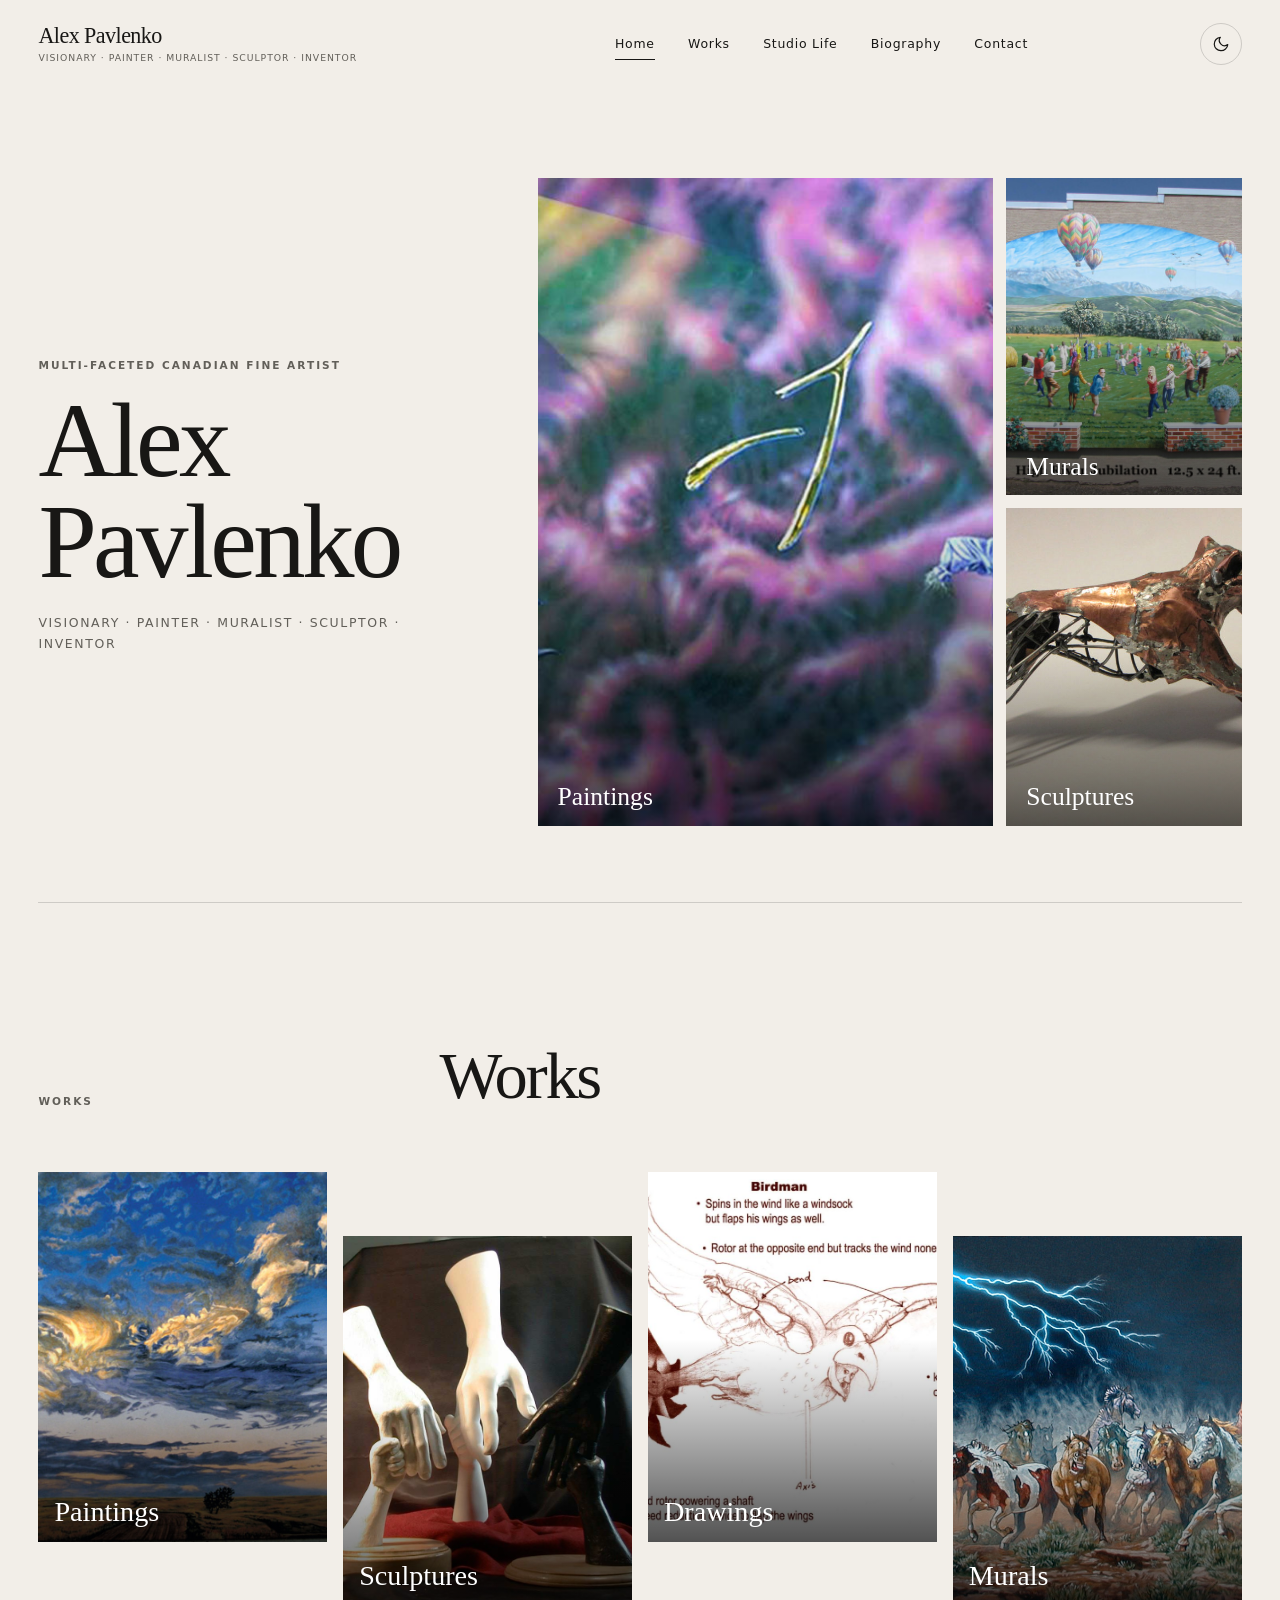
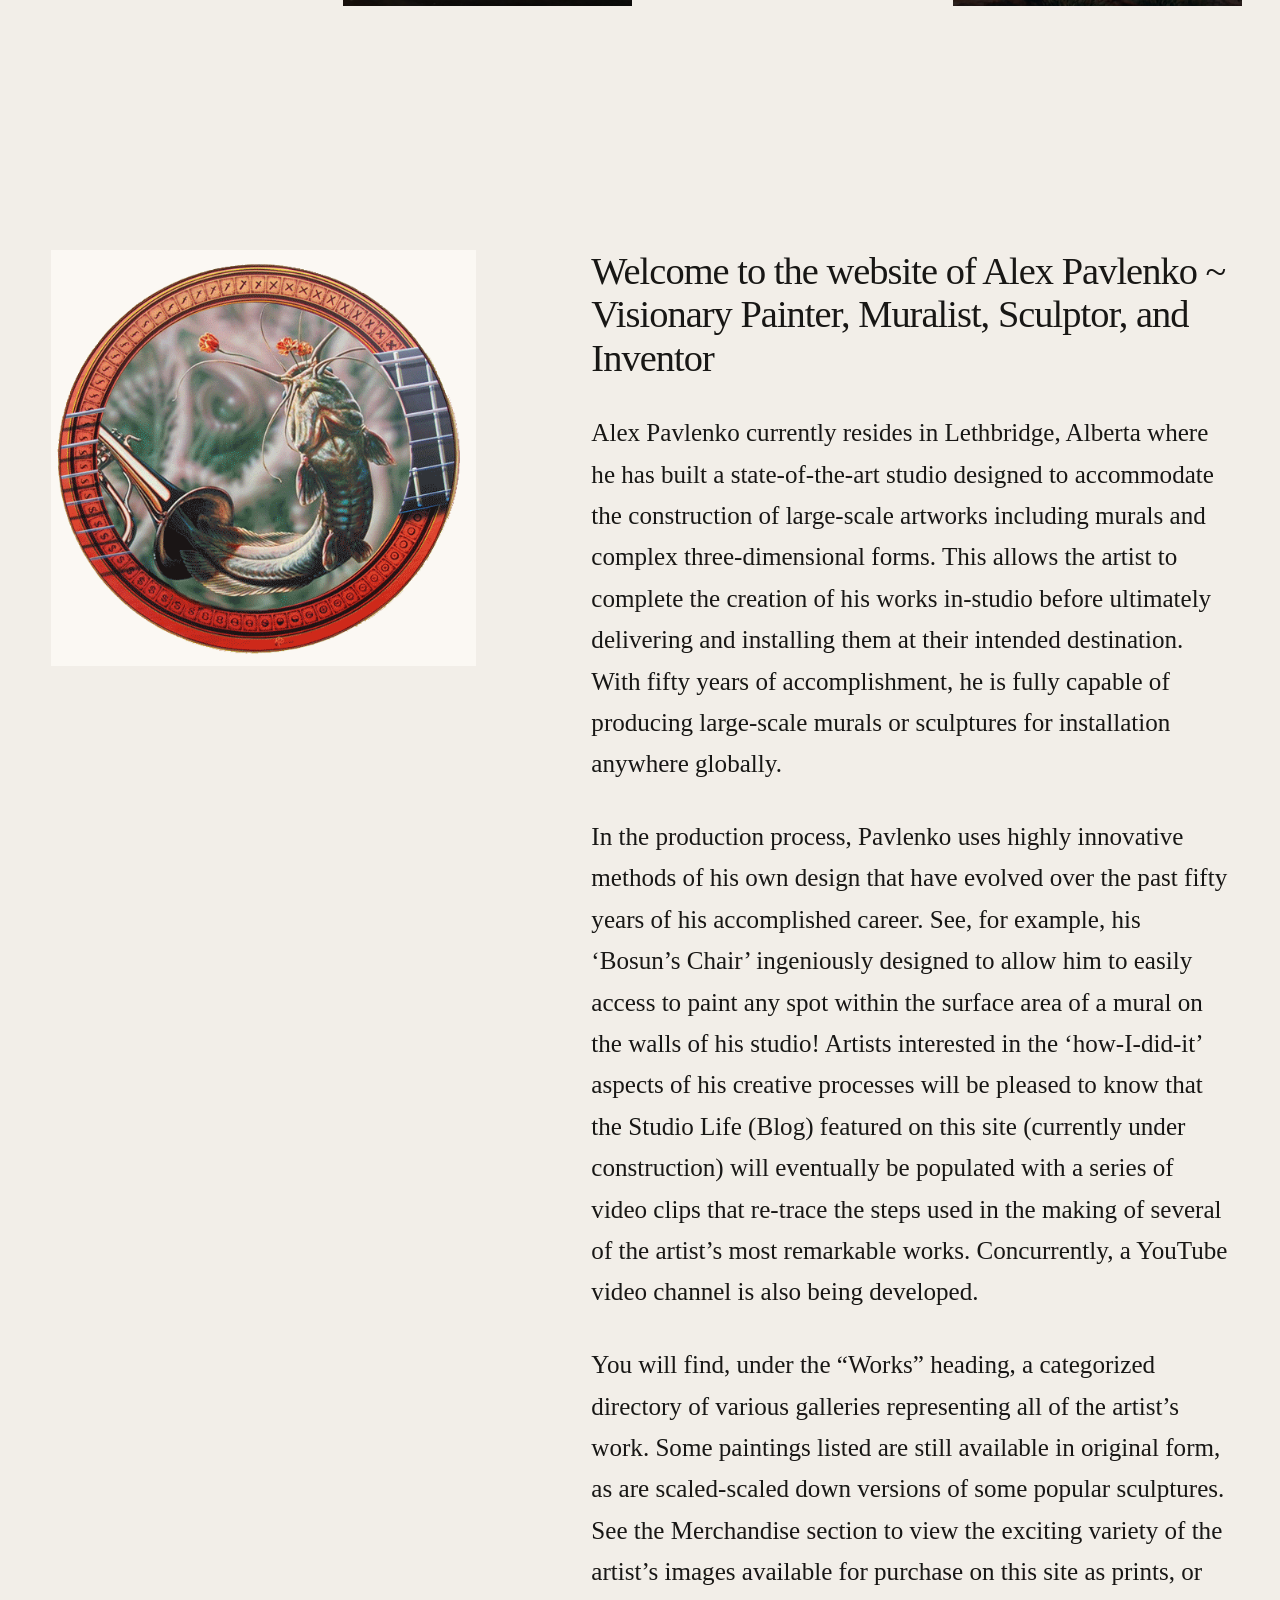
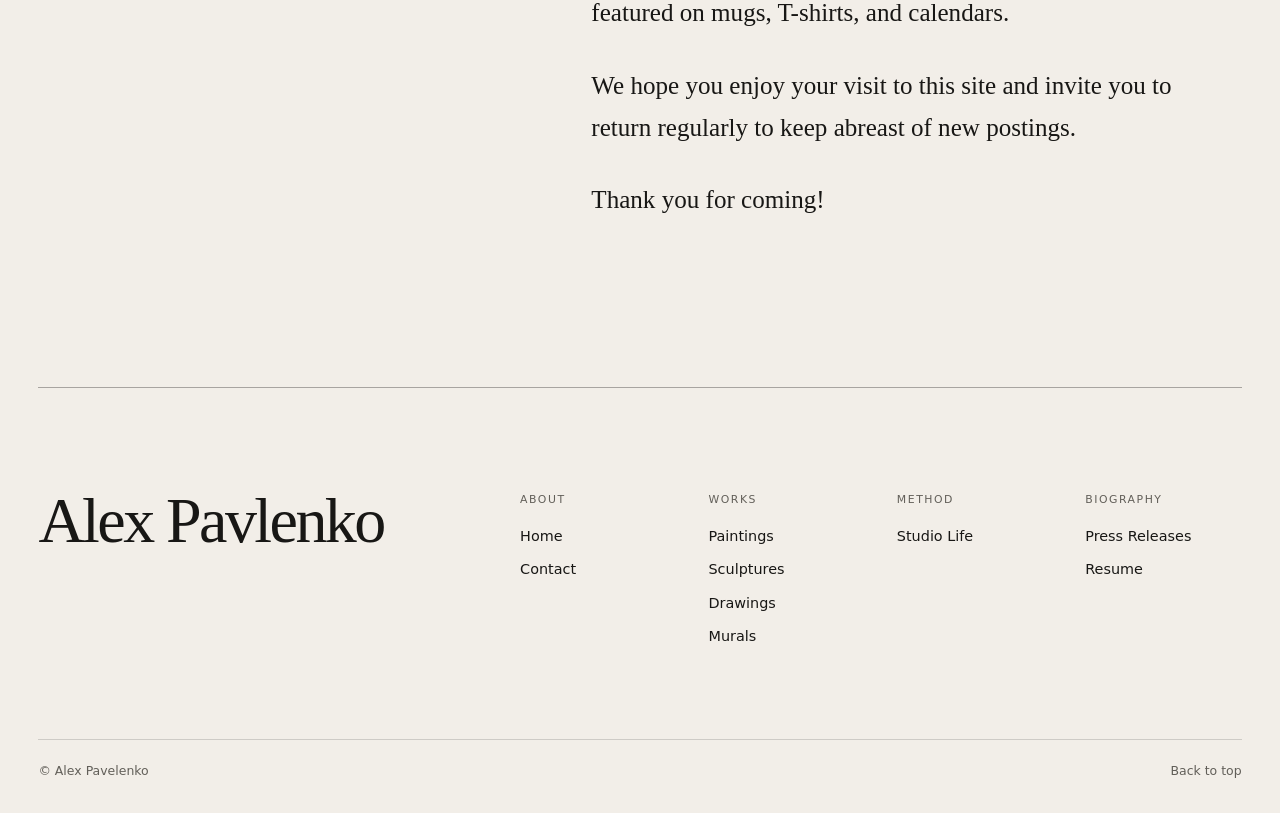
<file: index.html>
<!doctype html>
<html lang="en">
<head>
  <meta charset="utf-8">
  <meta name="viewport" content="width=device-width, initial-scale=1">
  <meta name="color-scheme" content="light dark">
  <title>Home - Alex Pavlenko Visionary Painter, Muralist, Sculptor, and Inventor</title>
  <meta name="description" content="Welcome to the website of Alex Pavlenko ~ Visionary Painter, Muralist, Sculptor, and Inventor">
  <meta name="robots" content="index, follow, max-image-preview:large">
  <link rel="canonical" href="https://alex.pavlenko.ca/">
  <meta property="og:type" content="website">
  <meta property="og:title" content="Home - Alex Pavlenko Visionary Painter, Muralist, Sculptor, and Inventor">
  <meta property="og:description" content="Welcome to the website of Alex Pavlenko ~ Visionary Painter, Muralist, Sculptor, and Inventor">
  <meta property="og:url" content="https://alex.pavlenko.ca/">
  <meta property="og:site_name" content="Alex Pavlenko">
  <meta property="og:image" content="https://alex.pavlenko.ca/paintings/Sunny-Side-Up-Amen-1-1024x678.jpg">
  <meta name="twitter:card" content="summary_large_image">
  <link rel="icon" href="/favicon.ico" sizes="any">
  <link rel="icon" href="/favicon-32x32.png" type="image/png">
  <link rel="apple-touch-icon" href="/apple-touch-icon.png">
  <link rel="manifest" href="/site.webmanifest">
  <link rel="stylesheet" href="/assets/css/site.css">
  <script src="/assets/js/theme-init.js"></script>
  <script src="/assets/js/site.js" defer></script>
</head>
<body class="home-page">
<header class="site-header" data-header>
  <a class="skip-link" href="#main">Skip to content</a>
  <div class="site-header__inner">
    <a class="brand" href="/" aria-label="Alex Pavlenko home">
      <span class="brand__name">Alex Pavlenko</span>
      <span class="brand__tagline">Visionary · Painter · Muralist · Sculptor · Inventor</span>
    </a>
    <nav class="desktop-nav" aria-label="Primary navigation">
      <a href="/" aria-current="page">Home</a>
      <div class="nav-group">
        <button type="button" class="nav-group__toggle" aria-expanded="false">Works</button>
        <div class="nav-popover">
          <a href="/works/paintings/">Paintings</a>
          <a href="/works/sculptures/">Sculptures</a>
          <a href="/works/drawings/">Drawings</a>
          <a href="/works/murals/">Murals</a>
        </div>
      </div>
      <a href="/studio-life-blog/">Studio Life</a>
      <div class="nav-group">
        <button type="button" class="nav-group__toggle" aria-expanded="false">Biography</button>
        <div class="nav-popover">
          <a href="/biography/press-releases/">Press Releases</a>
          <a href="/biography/resume/">Resume</a>
        </div>
      </div>
      <a href="/contact/">Contact</a>
    </nav>
    <div class="header-actions">
      <button class="icon-button theme-toggle" type="button" data-theme-toggle aria-label="Switch color theme">
        <svg class="icon icon--sun" viewBox="0 0 24 24" aria-hidden="true"><circle cx="12" cy="12" r="4"/><path d="M12 2v2M12 20v2M4.93 4.93l1.42 1.42M17.66 17.66l1.41 1.41M2 12h2M20 12h2M4.93 19.07l1.42-1.41M17.66 6.34l1.41-1.41"/></svg>
        <svg class="icon icon--moon" viewBox="0 0 24 24" aria-hidden="true"><path d="M21 12.79A9 9 0 1 1 11.21 3 7 7 0 0 0 21 12.79Z"/></svg>
      </button>
      <button class="icon-button menu-toggle" type="button" data-menu-toggle aria-expanded="false" aria-controls="mobile-menu" aria-label="Open menu"><span></span><span></span></button>
    </div>
  </div>
  <div class="mobile-menu" id="mobile-menu" data-mobile-menu>
    <nav aria-label="Mobile navigation">
      <a href="/">Home</a>
      <div class="mobile-menu__group"><span>Works</span><a href="/works/paintings/">Paintings</a><a href="/works/sculptures/">Sculptures</a><a href="/works/drawings/">Drawings</a><a href="/works/murals/">Murals</a></div>
      <a href="/studio-life-blog/">Studio Life</a>
      <div class="mobile-menu__group"><span>Biography</span><a href="/biography/press-releases/">Press Releases</a><a href="/biography/resume/">Resume</a></div>
      <a href="/contact/">Contact</a>
    </nav>
  </div>
</header>
<main id="main"><section class="home-hero">
  <div class="home-hero__copy" data-reveal>
    <span class="eyebrow">Multi-faceted Canadian Fine Artist</span>
    <h1>Alex<br>Pavlenko</h1>
    <p>Visionary · Painter · Muralist · Sculptor · Inventor</p>
  </div>
  <div class="home-hero__art" aria-label="Featured works">
    <a class="home-hero__tile home-hero__tile--primary" href="/works/paintings/"><img src="/paintings/Sunny-Side-Up-Amen-1-1024x678.jpg" alt="Sunny Side Up Amen" fetchpriority="high"><span>Paintings</span></a>
    <a class="home-hero__tile" href="/works/murals/"><img src="/murals/High-River-Jubilation-copy-1024x643.jpg" alt="High River Jubilation"><span>Murals</span></a>
    <a class="home-hero__tile" href="/works/sculptures/"><img src="/sculptures/wolf-statue-prototype-4-1024x576.jpg" alt="Wolf statue prototype"><span>Sculptures</span></a>
  </div>
</section>
<section class="works-index" data-reveal>
  <div class="works-index__heading"><span class="eyebrow">Works</span><h2>Works</h2></div>
  <div class="works-index__grid">
    <a href="/works/paintings/" class="work-category"><img src="/paintings/Prairie-Galore-155-x-122cm-1024x829.jpg" alt="Prairie Galore" loading="lazy"><span>Paintings</span></a>
    <a href="/works/sculptures/" class="work-category"><img src="/sculptures/Support.jpg" alt="Support sculpture" loading="lazy"><span>Sculptures</span></a>
    <a href="/works/drawings/" class="work-category"><img src="/drawings/birdman-1024x821.jpg" alt="Birdman drawing" loading="lazy"><span>Drawings</span></a>
    <a href="/works/murals/" class="work-category"><img src="/murals/stampede-1024x694.jpg" alt="Stampede mural" loading="lazy"><span>Murals</span></a>
  </div>
</section>
<section class="biography-feature" data-reveal>
  <div class="biography-feature__media"><img src="/Home-Page-Gif.gif" alt="Alex Pavlenko" loading="lazy"></div>
  <div class="biography-feature__copy"><p>Welcome to the website of Alex Pavlenko ~ Visionary Painter, Muralist, Sculptor, and Inventor</p><p>Alex Pavlenko currently resides in Lethbridge, Alberta where he has built a state-of-the-art studio designed to accommodate the construction of large-scale artworks including murals and complex three-dimensional forms. This allows the artist to complete the creation of his works in-studio before ultimately delivering and installing them at their intended destination. With fifty years of accomplishment, he is fully capable of producing large-scale murals or sculptures for installation anywhere globally.</p><p>In the production process, Pavlenko uses highly innovative methods of his own design that have evolved over the past fifty years of his accomplished career. See, for example, his ‘Bosun’s Chair’ ingeniously designed to allow him to easily access to paint any spot within the surface area of a mural on the walls of his studio! Artists interested in the ‘how-I-did-it’ aspects of his creative processes will be pleased to know that the Studio Life (Blog) featured on this site (currently under construction) will eventually be populated with a series of video clips that re-trace the steps used in the making of several of the artist’s most remarkable works. Concurrently, a YouTube video channel is also being developed.</p><p>You will find, under the “Works” heading, a categorized directory of various galleries representing all of the artist’s work. Some paintings listed are still available in original form, as are scaled-scaled down versions of some popular sculptures. See the Merchandise section to view the exciting variety of the artist’s images available for purchase on this site as prints, or featured on mugs, T-shirts, and calendars.</p><p>We hope you enjoy your visit to this site and invite you to return regularly to keep abreast of new postings.</p><p>Thank you for coming!</p></div>
</section></main>
<footer class="site-footer">
  <div class="site-footer__inner">
    <a class="footer-brand" href="/">Alex Pavlenko</a>
    <div class="footer-links">
      <div><span>About</span><a href="/">Home</a><a href="/contact/">Contact</a></div>
      <div><span>Works</span><a href="/works/paintings/">Paintings</a><a href="/works/sculptures/">Sculptures</a><a href="/works/drawings/">Drawings</a><a href="/works/murals/">Murals</a></div>
      <div><span>Method</span><a href="/studio-life-blog/">Studio Life</a></div>
      <div><span>Biography</span><a href="/biography/press-releases/">Press Releases</a><a href="/biography/resume/">Resume</a></div>
    </div>
  </div>
  <div class="site-footer__base"><span>© Alex Pavelenko</span><button type="button" data-to-top>Back to top</button></div>
</footer>
</body>
</html>
</file>
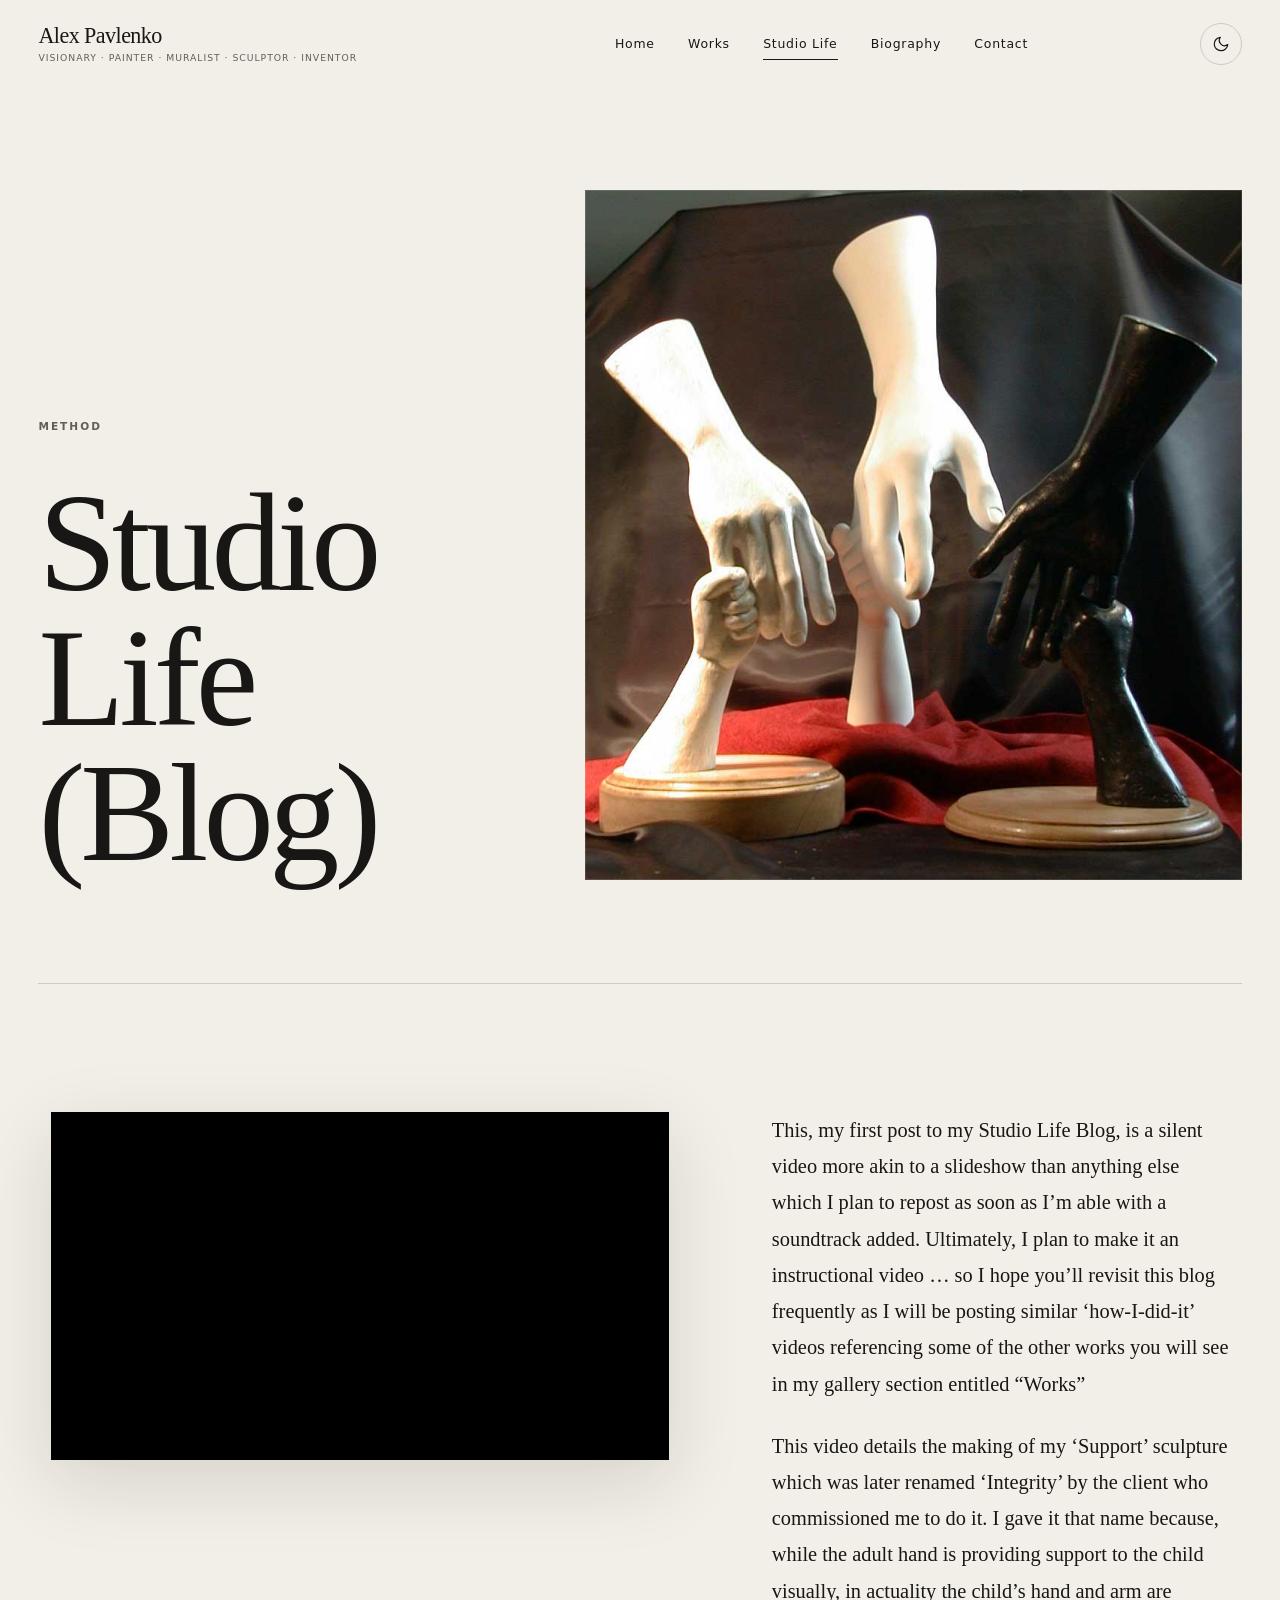
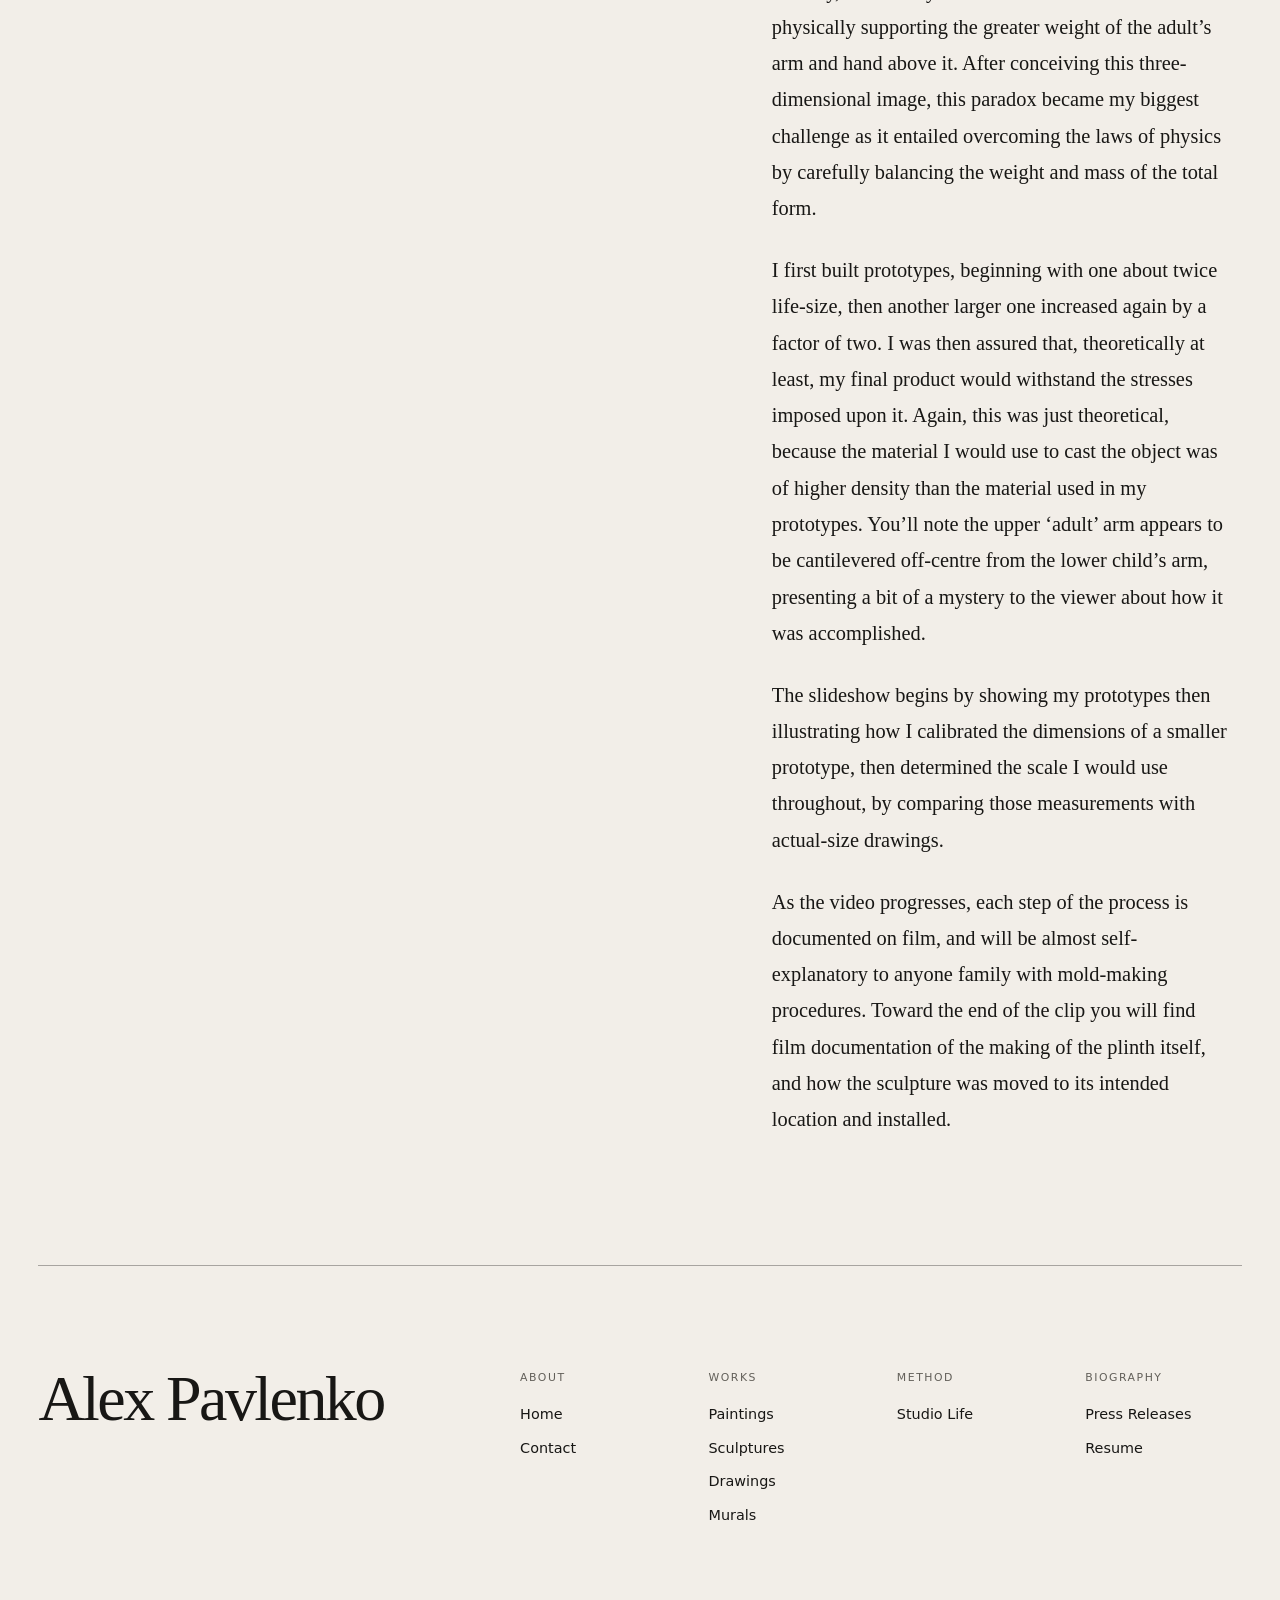
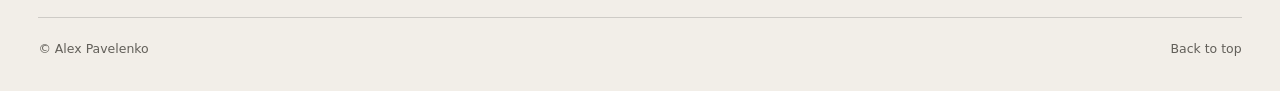
<file: studio-life-blog/index.html>
<!doctype html>
<html lang="en">
<head>
  <meta charset="utf-8">
  <meta name="viewport" content="width=device-width, initial-scale=1">
  <meta name="color-scheme" content="light dark">
  <title>Studio Life (Blog) - Alex Pavlenko</title>
  <meta name="description" content="">
  <meta name="robots" content="index, follow, max-image-preview:large">
  <link rel="canonical" href="https://alex.pavlenko.ca/studio-life-blog/">
  <meta property="og:type" content="website">
  <meta property="og:title" content="Studio Life (Blog) - Alex Pavlenko">
  <meta property="og:description" content="">
  <meta property="og:url" content="https://alex.pavlenko.ca/studio-life-blog/">
  <meta property="og:site_name" content="Alex Pavlenko">
  <meta property="og:image" content="https://alex.pavlenko.ca/sculptures/Support.jpg">
  <meta name="twitter:card" content="summary_large_image">
  <link rel="icon" href="/favicon.ico" sizes="any">
  <link rel="icon" href="/favicon-32x32.png" type="image/png">
  <link rel="apple-touch-icon" href="/apple-touch-icon.png">
  <link rel="manifest" href="/site.webmanifest">
  <link rel="stylesheet" href="/assets/css/site.css">
  <script src="/assets/js/theme-init.js"></script>
  <script src="/assets/js/site.js" defer></script>
</head>
<body class="text-layout">
<header class="site-header" data-header>
  <a class="skip-link" href="#main">Skip to content</a>
  <div class="site-header__inner">
    <a class="brand" href="/" aria-label="Alex Pavlenko home">
      <span class="brand__name">Alex Pavlenko</span>
      <span class="brand__tagline">Visionary · Painter · Muralist · Sculptor · Inventor</span>
    </a>
    <nav class="desktop-nav" aria-label="Primary navigation">
      <a href="/">Home</a>
      <div class="nav-group">
        <button type="button" class="nav-group__toggle" aria-expanded="false">Works</button>
        <div class="nav-popover">
          <a href="/works/paintings/">Paintings</a>
          <a href="/works/sculptures/">Sculptures</a>
          <a href="/works/drawings/">Drawings</a>
          <a href="/works/murals/">Murals</a>
        </div>
      </div>
      <a href="/studio-life-blog/" aria-current="page">Studio Life</a>
      <div class="nav-group">
        <button type="button" class="nav-group__toggle" aria-expanded="false">Biography</button>
        <div class="nav-popover">
          <a href="/biography/press-releases/">Press Releases</a>
          <a href="/biography/resume/">Resume</a>
        </div>
      </div>
      <a href="/contact/">Contact</a>
    </nav>
    <div class="header-actions">
      <button class="icon-button theme-toggle" type="button" data-theme-toggle aria-label="Switch color theme">
        <svg class="icon icon--sun" viewBox="0 0 24 24" aria-hidden="true"><circle cx="12" cy="12" r="4"/><path d="M12 2v2M12 20v2M4.93 4.93l1.42 1.42M17.66 17.66l1.41 1.41M2 12h2M20 12h2M4.93 19.07l1.42-1.41M17.66 6.34l1.41-1.41"/></svg>
        <svg class="icon icon--moon" viewBox="0 0 24 24" aria-hidden="true"><path d="M21 12.79A9 9 0 1 1 11.21 3 7 7 0 0 0 21 12.79Z"/></svg>
      </button>
      <button class="icon-button menu-toggle" type="button" data-menu-toggle aria-expanded="false" aria-controls="mobile-menu" aria-label="Open menu"><span></span><span></span></button>
    </div>
  </div>
  <div class="mobile-menu" id="mobile-menu" data-mobile-menu>
    <nav aria-label="Mobile navigation">
      <a href="/">Home</a>
      <div class="mobile-menu__group"><span>Works</span><a href="/works/paintings/">Paintings</a><a href="/works/sculptures/">Sculptures</a><a href="/works/drawings/">Drawings</a><a href="/works/murals/">Murals</a></div>
      <a href="/studio-life-blog/">Studio Life</a>
      <div class="mobile-menu__group"><span>Biography</span><a href="/biography/press-releases/">Press Releases</a><a href="/biography/resume/">Resume</a></div>
      <a href="/contact/">Contact</a>
    </nav>
  </div>
</header>
<main id="main"><section class="page-hero" data-reveal>
  <div class="page-hero__copy"><span class="eyebrow">Method</span><h1>Studio Life (Blog)</h1></div>
  <div class="page-hero__media"><img src="/sculptures/Support.jpg" alt="" fetchpriority="high"></div>
</section><section class="studio-story" data-reveal>
<div class="studio-story__video"><div class="video-frame"><iframe src="https://www.youtube.com/embed/u5o5SIqIlHQ?rel=0" title="Alex Pavlenko Studio Life" allow="accelerometer; autoplay; encrypted-media; gyroscope; picture-in-picture" allowfullscreen></iframe></div></div>
<div class="studio-story__copy"><p>This, my first post to my Studio Life Blog, is a silent video more akin to a slideshow than anything else which I plan to repost as soon as I’m able with a soundtrack added. Ultimately, I plan to make it an instructional video … so I hope you’ll revisit this blog frequently as I will be posting similar ‘how-I-did-it’ videos referencing some of the other works you will see in my gallery section entitled “Works”</p><p>This video details the making of my ‘Support’ sculpture which was later renamed ‘Integrity’ by the client who commissioned me to do it. I gave it that name because, while the adult hand is providing support to the child visually, in actuality the child’s hand and arm are physically supporting the greater weight of the adult’s arm and hand above it. After conceiving this three-dimensional image, this paradox became my biggest challenge as it entailed overcoming the laws of physics by carefully balancing the weight and mass of the total form.</p><p>I first built prototypes, beginning with one about twice life-size, then another larger one increased again by a factor of two. I was then assured that, theoretically at least, my final product would withstand the stresses imposed upon it. Again, this was just theoretical, because the material I would use to cast the object was of higher density than the material used in my prototypes. You’ll note the upper ‘adult’ arm appears to be cantilevered off-centre from the lower child’s arm, presenting a bit of a mystery to the viewer about how it was accomplished.</p><p>The slideshow begins by showing my prototypes then illustrating how I calibrated the dimensions of a smaller prototype, then determined the scale I would use throughout, by comparing those measurements with actual-size drawings.</p><p>As the video progresses, each step of the process is documented on film, and will be almost self-explanatory to anyone family with mold-making procedures. Toward the end of the clip you will find film documentation of the making of the plinth itself, and how the sculpture was moved to its intended location and installed.</p></div>
</section></main>
<footer class="site-footer">
  <div class="site-footer__inner">
    <a class="footer-brand" href="/">Alex Pavlenko</a>
    <div class="footer-links">
      <div><span>About</span><a href="/">Home</a><a href="/contact/">Contact</a></div>
      <div><span>Works</span><a href="/works/paintings/">Paintings</a><a href="/works/sculptures/">Sculptures</a><a href="/works/drawings/">Drawings</a><a href="/works/murals/">Murals</a></div>
      <div><span>Method</span><a href="/studio-life-blog/">Studio Life</a></div>
      <div><span>Biography</span><a href="/biography/press-releases/">Press Releases</a><a href="/biography/resume/">Resume</a></div>
    </div>
  </div>
  <div class="site-footer__base"><span>© Alex Pavelenko</span><button type="button" data-to-top>Back to top</button></div>
</footer>
</body>
</html>
</file>
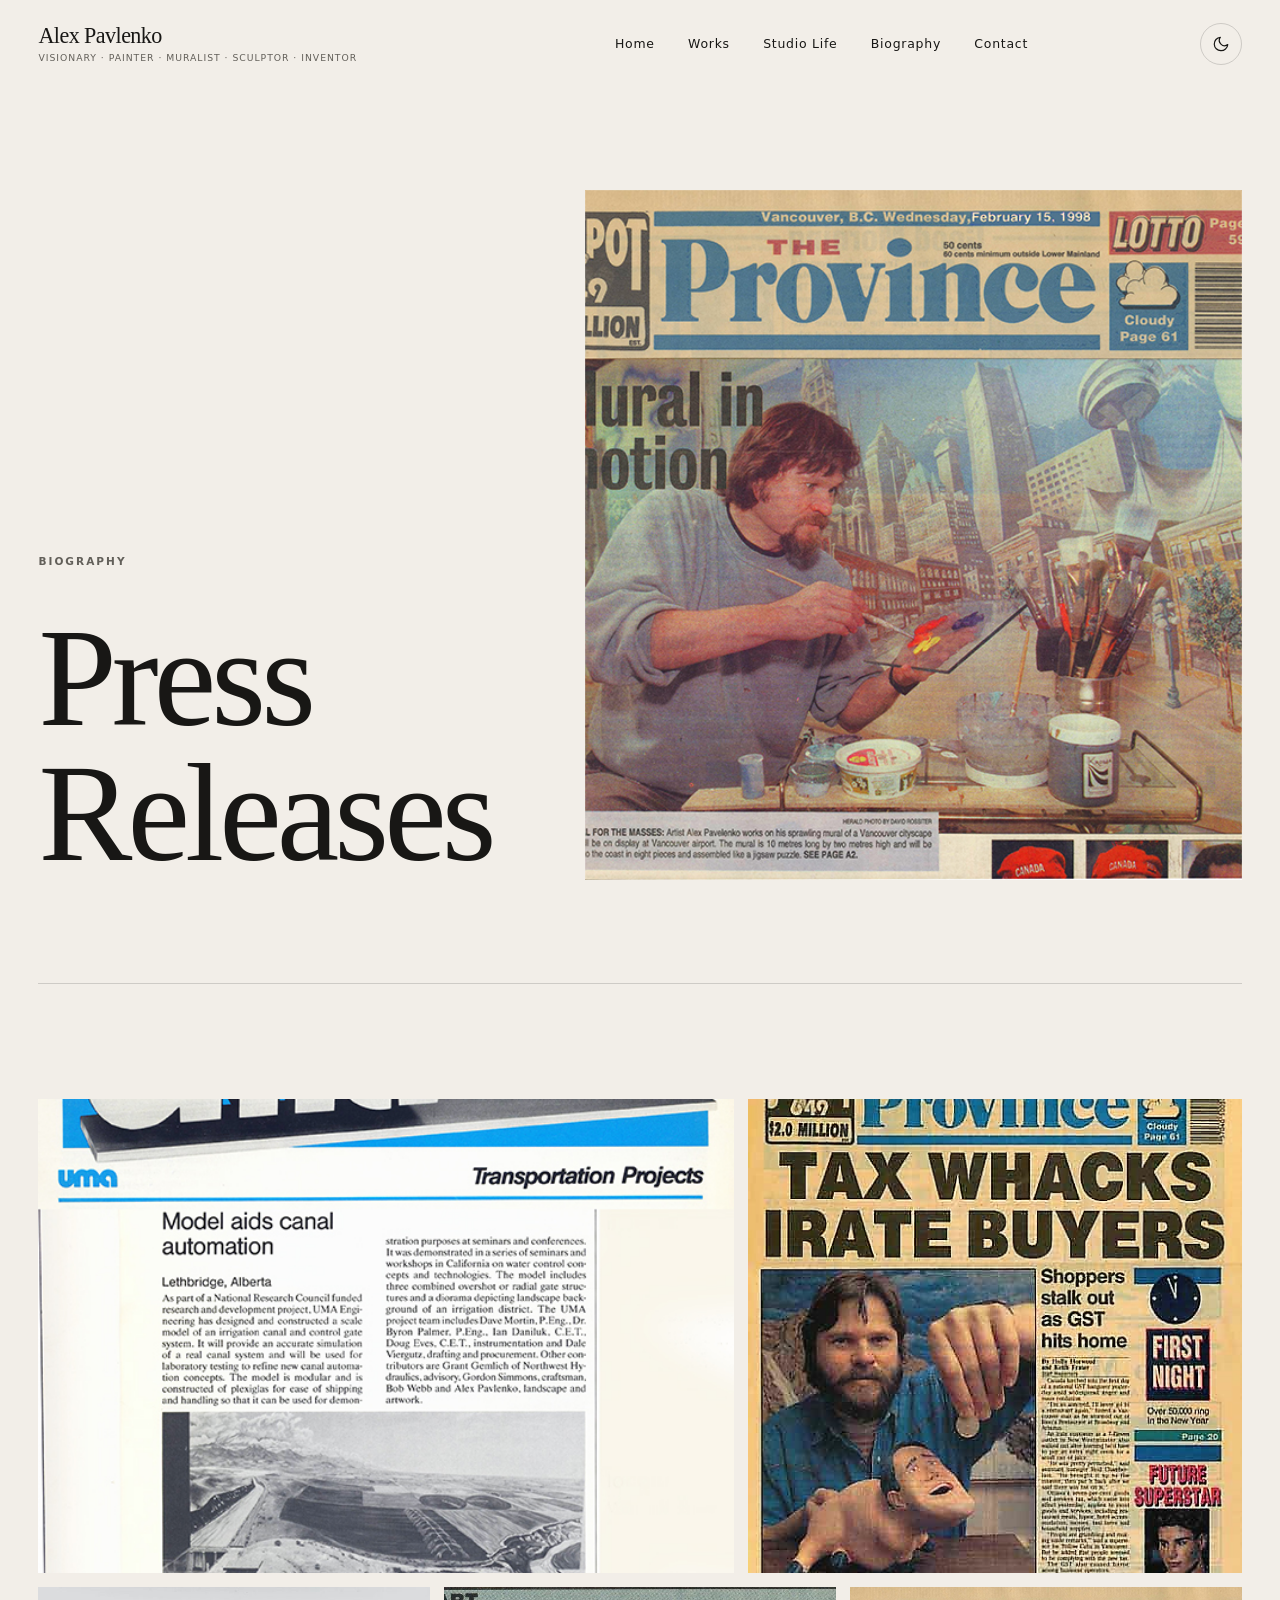
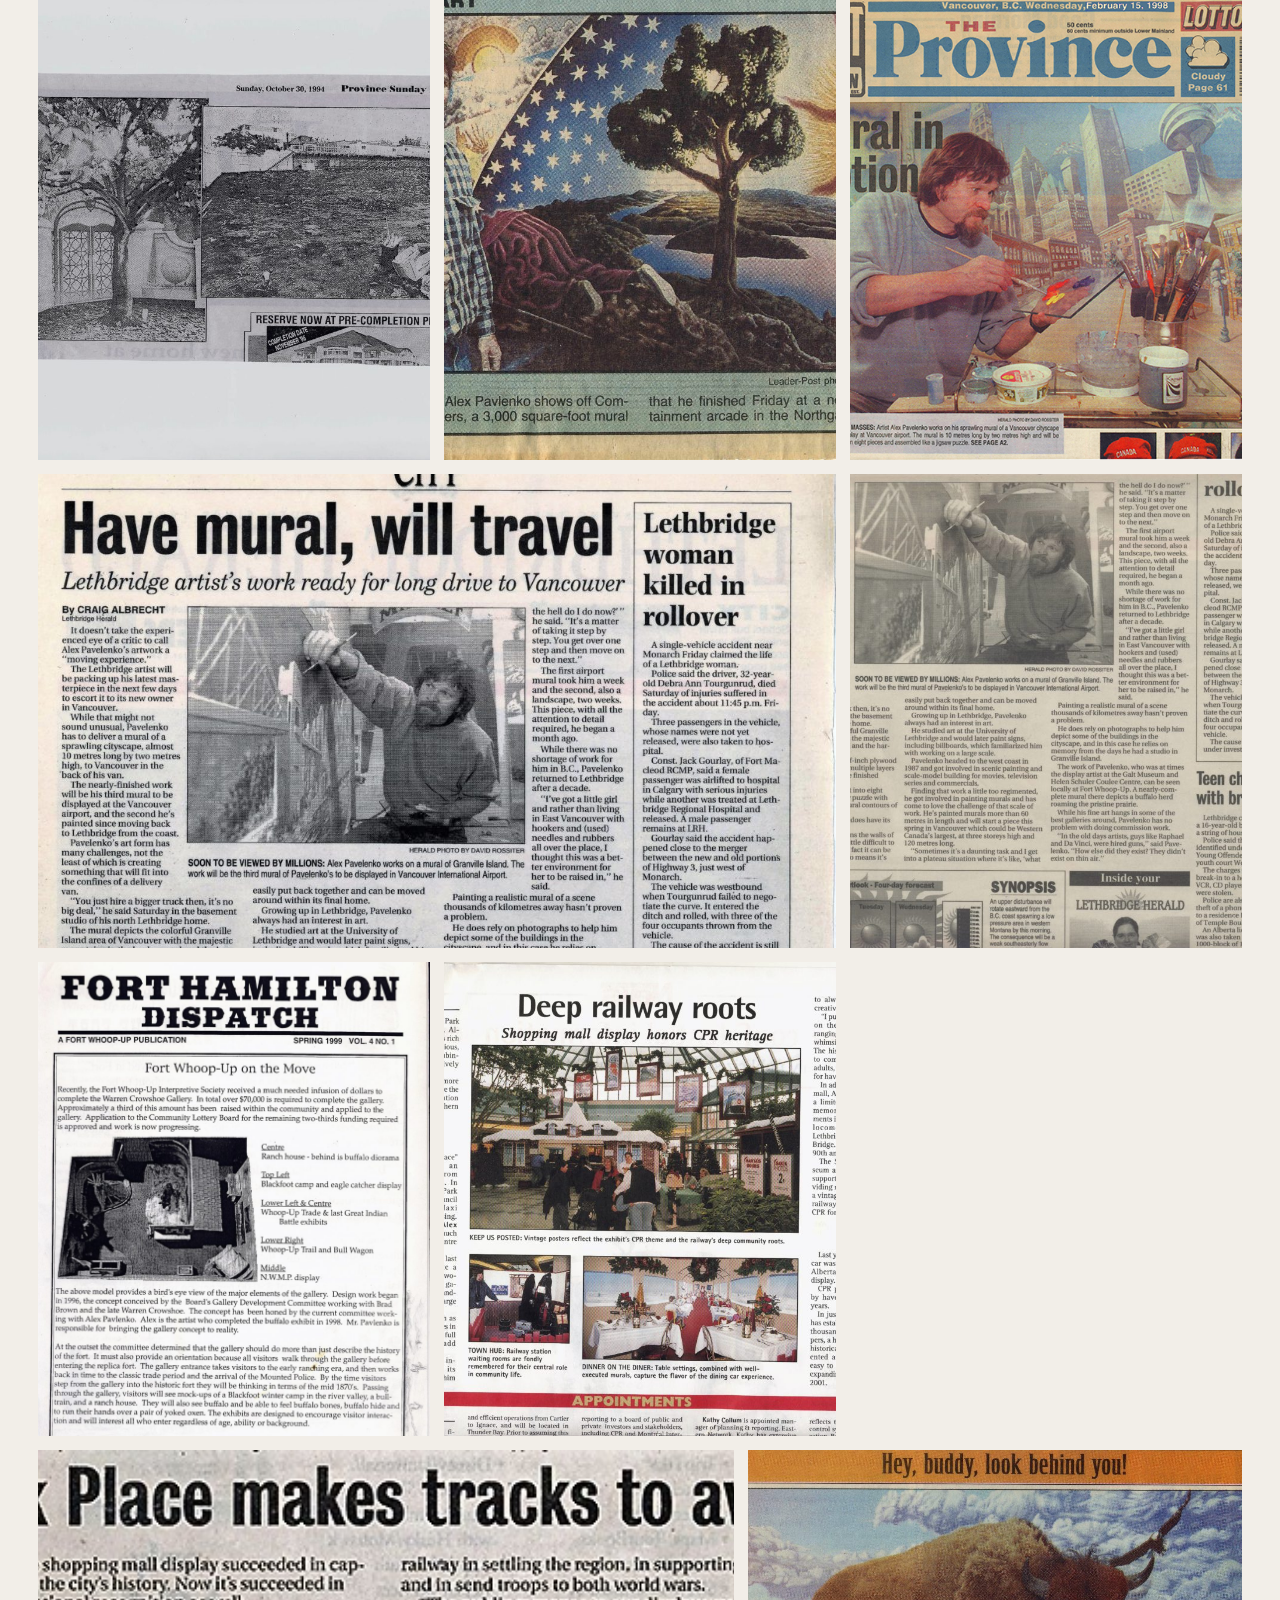
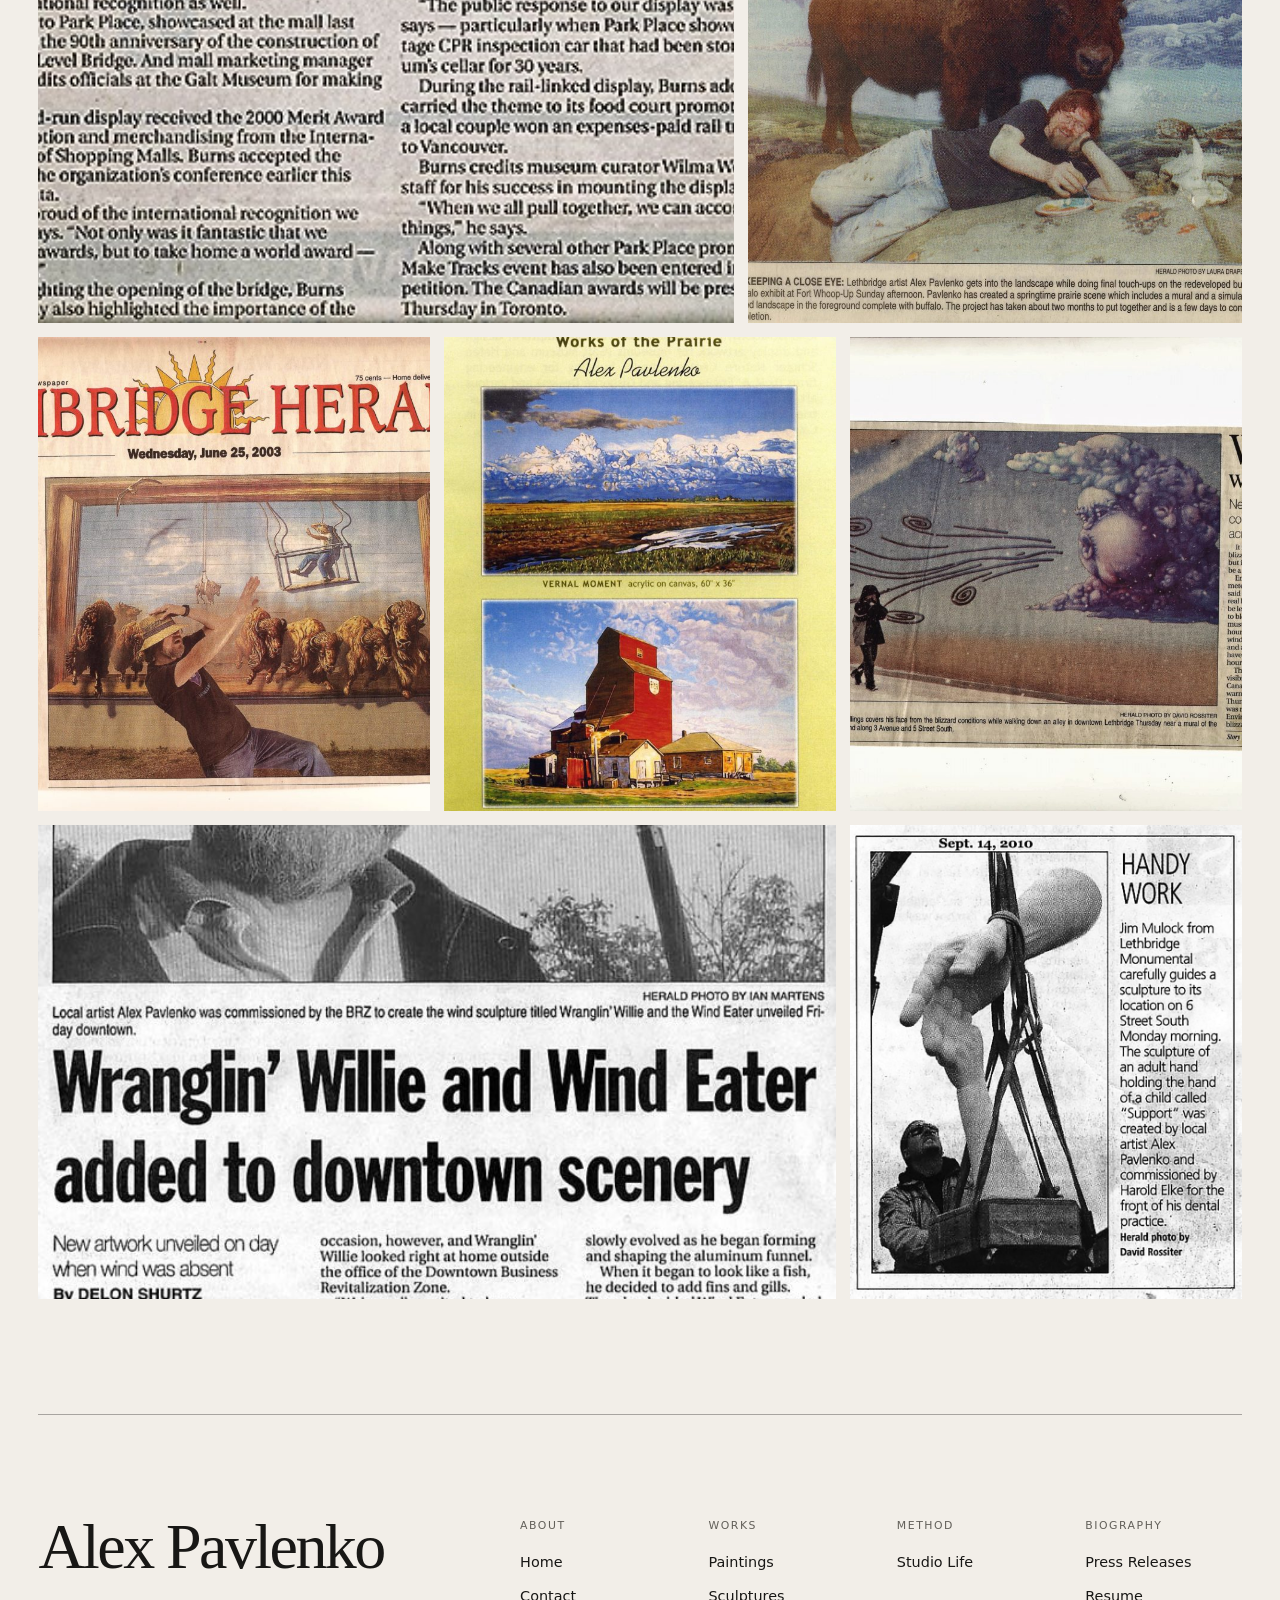
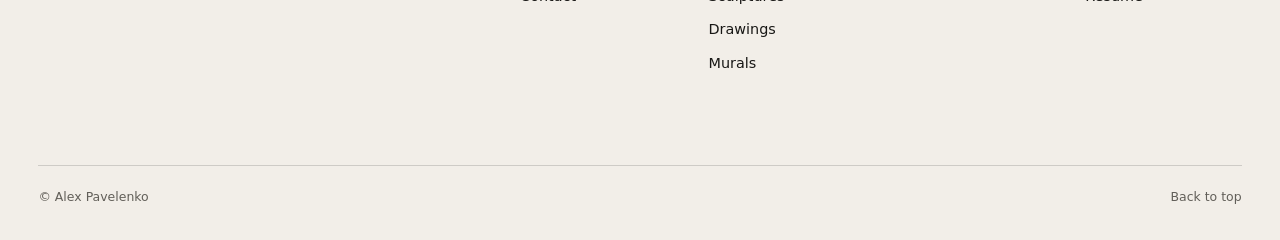
<file: biography/press-releases/index.html>
<!doctype html>
<html lang="en">
<head>
  <meta charset="utf-8">
  <meta name="viewport" content="width=device-width, initial-scale=1">
  <meta name="color-scheme" content="light dark">
  <title>Press Releases- Alex Pavlenko</title>
  <meta name="description" content="">
  <meta name="robots" content="index, follow, max-image-preview:large">
  <link rel="canonical" href="https://alex.pavlenko.ca/biography/press-releases/">
  <meta property="og:type" content="website">
  <meta property="og:title" content="Press Releases- Alex Pavlenko">
  <meta property="og:description" content="">
  <meta property="og:url" content="https://alex.pavlenko.ca/biography/press-releases/">
  <meta property="og:site_name" content="Alex Pavlenko">
  <meta property="og:image" content="https://alex.pavlenko.ca/press-releases/1998-Van.-Int.-AirP..jpg">
  <meta name="twitter:card" content="summary_large_image">
  <link rel="icon" href="/favicon.ico" sizes="any">
  <link rel="icon" href="/favicon-32x32.png" type="image/png">
  <link rel="apple-touch-icon" href="/apple-touch-icon.png">
  <link rel="manifest" href="/site.webmanifest">
  <link rel="stylesheet" href="/assets/css/site.css">
  <script src="/assets/js/theme-init.js"></script>
  <script src="/assets/js/site.js" defer></script>
</head>
<body class="gallery-layout">
<header class="site-header" data-header>
  <a class="skip-link" href="#main">Skip to content</a>
  <div class="site-header__inner">
    <a class="brand" href="/" aria-label="Alex Pavlenko home">
      <span class="brand__name">Alex Pavlenko</span>
      <span class="brand__tagline">Visionary · Painter · Muralist · Sculptor · Inventor</span>
    </a>
    <nav class="desktop-nav" aria-label="Primary navigation">
      <a href="/">Home</a>
      <div class="nav-group">
        <button type="button" class="nav-group__toggle" aria-expanded="false">Works</button>
        <div class="nav-popover">
          <a href="/works/paintings/">Paintings</a>
          <a href="/works/sculptures/">Sculptures</a>
          <a href="/works/drawings/">Drawings</a>
          <a href="/works/murals/">Murals</a>
        </div>
      </div>
      <a href="/studio-life-blog/">Studio Life</a>
      <div class="nav-group">
        <button type="button" class="nav-group__toggle" aria-expanded="false">Biography</button>
        <div class="nav-popover">
          <a href="/biography/press-releases/" aria-current="page">Press Releases</a>
          <a href="/biography/resume/">Resume</a>
        </div>
      </div>
      <a href="/contact/">Contact</a>
    </nav>
    <div class="header-actions">
      <button class="icon-button theme-toggle" type="button" data-theme-toggle aria-label="Switch color theme">
        <svg class="icon icon--sun" viewBox="0 0 24 24" aria-hidden="true"><circle cx="12" cy="12" r="4"/><path d="M12 2v2M12 20v2M4.93 4.93l1.42 1.42M17.66 17.66l1.41 1.41M2 12h2M20 12h2M4.93 19.07l1.42-1.41M17.66 6.34l1.41-1.41"/></svg>
        <svg class="icon icon--moon" viewBox="0 0 24 24" aria-hidden="true"><path d="M21 12.79A9 9 0 1 1 11.21 3 7 7 0 0 0 21 12.79Z"/></svg>
      </button>
      <button class="icon-button menu-toggle" type="button" data-menu-toggle aria-expanded="false" aria-controls="mobile-menu" aria-label="Open menu"><span></span><span></span></button>
    </div>
  </div>
  <div class="mobile-menu" id="mobile-menu" data-mobile-menu>
    <nav aria-label="Mobile navigation">
      <a href="/">Home</a>
      <div class="mobile-menu__group"><span>Works</span><a href="/works/paintings/">Paintings</a><a href="/works/sculptures/">Sculptures</a><a href="/works/drawings/">Drawings</a><a href="/works/murals/">Murals</a></div>
      <a href="/studio-life-blog/">Studio Life</a>
      <div class="mobile-menu__group"><span>Biography</span><a href="/biography/press-releases/">Press Releases</a><a href="/biography/resume/">Resume</a></div>
      <a href="/contact/">Contact</a>
    </nav>
  </div>
</header>
<main id="main"><section class="page-hero" data-reveal>
  <div class="page-hero__copy"><span class="eyebrow">Biography</span><h1>Press Releases</h1></div>
  <div class="page-hero__media"><img src="/press-releases/1998-Van.-Int.-AirP..jpg" alt="" fetchpriority="high"></div>
</section><section class="archive-gallery" data-reveal><div class="art-grid art-grid--archive" data-gallery><a class="art-card" href="/press-releases/1987-UMA-Project-News-Page-10-Irrigation-scale-model.jpg" data-lightbox-item aria-label="View archival image"><img src="/press-releases/1987-UMA-Project-News-Page-10-Irrigation-scale-model.jpg" alt="1987 UMA Project News Page 10 Irrigation scale model" loading="lazy" decoding="async"><span class="art-card__veil" aria-hidden="true"><svg viewBox="0 0 24 24"><path d="M8 3H3v5M16 3h5v5M8 21H3v-5M16 21h5v-5"/></svg></span></a><a class="art-card" href="/press-releases/1991-piggy-news-copy.jpg" data-lightbox-item aria-label="View archival image"><img src="/press-releases/1991-piggy-news-copy.jpg" alt="1991 piggy news copy" loading="lazy" decoding="async"><span class="art-card__veil" aria-hidden="true"><svg viewBox="0 0 24 24"><path d="M8 3H3v5M16 3h5v5M8 21H3v-5M16 21h5v-5"/></svg></span></a><a class="art-card" href="/press-releases/1994_Kingswood-Estates-1024x792.jpg" data-lightbox-item aria-label="View archival image"><img src="/press-releases/1994_Kingswood-Estates-1024x792.jpg" alt="1994 Kingswood Estates" loading="lazy" decoding="async"><span class="art-card__veil" aria-hidden="true"><svg viewBox="0 0 24 24"><path d="M8 3H3v5M16 3h5v5M8 21H3v-5M16 21h5v-5"/></svg></span></a><a class="art-card" href="/press-releases/1995-Command-Headquarters-Arcades-1024x766.jpg" data-lightbox-item aria-label="View archival image"><img src="/press-releases/1995-Command-Headquarters-Arcades-1024x766.jpg" alt="1995 Command Headquarters Arcades" loading="lazy" decoding="async"><span class="art-card__veil" aria-hidden="true"><svg viewBox="0 0 24 24"><path d="M8 3H3v5M16 3h5v5M8 21H3v-5M16 21h5v-5"/></svg></span></a><a class="art-card" href="/press-releases/1998-Van.-Int.-AirP..jpg" data-lightbox-item aria-label="View archival image"><img src="/press-releases/1998-Van.-Int.-AirP..jpg" alt="1998 Van. Int. AirP." loading="lazy" decoding="async"><span class="art-card__veil" aria-hidden="true"><svg viewBox="0 0 24 24"><path d="M8 3H3v5M16 3h5v5M8 21H3v-5M16 21h5v-5"/></svg></span></a><a class="art-card" href="/press-releases/1998-Vancouver-Int.-Airport-3-1024x792.jpg" data-lightbox-item aria-label="View archival image"><img src="/press-releases/1998-Vancouver-Int.-Airport-3-1024x792.jpg" alt="1998 Vancouver Int. Airport 3" loading="lazy" decoding="async"><span class="art-card__veil" aria-hidden="true"><svg viewBox="0 0 24 24"><path d="M8 3H3v5M16 3h5v5M8 21H3v-5M16 21h5v-5"/></svg></span></a><a class="art-card" href="/press-releases/1998-Vancouver-International-Airport-3-792x1024.jpg" data-lightbox-item aria-label="View archival image"><img src="/press-releases/1998-Vancouver-International-Airport-3-792x1024.jpg" alt="1998 Vancouver International Airport 3" loading="lazy" decoding="async"><span class="art-card__veil" aria-hidden="true"><svg viewBox="0 0 24 24"><path d="M8 3H3v5M16 3h5v5M8 21H3v-5M16 21h5v-5"/></svg></span></a><a class="art-card" href="/press-releases/1999-Fort-Whoop-Up-On-The-Move-792x1024.jpg" data-lightbox-item aria-label="View archival image"><img src="/press-releases/1999-Fort-Whoop-Up-On-The-Move-792x1024.jpg" alt="1999 Fort Whoop Up On The Move" loading="lazy" decoding="async"><span class="art-card__veil" aria-hidden="true"><svg viewBox="0 0 24 24"><path d="M8 3H3v5M16 3h5v5M8 21H3v-5M16 21h5v-5"/></svg></span></a><a class="art-card" href="/press-releases/2001-Double-Check-Year-CPR-Heritage-1-1024x792.jpg" data-lightbox-item aria-label="View archival image"><img src="/press-releases/2001-Double-Check-Year-CPR-Heritage-1-1024x792.jpg" alt="2001 Double Check Year CPR Heritage 1" loading="lazy" decoding="async"><span class="art-card__veil" aria-hidden="true"><svg viewBox="0 0 24 24"><path d="M8 3H3v5M16 3h5v5M8 21H3v-5M16 21h5v-5"/></svg></span></a><a class="art-card" href="/press-releases/2001-Park-Place-Makes-Tracks.jpg" data-lightbox-item aria-label="View archival image"><img src="/press-releases/2001-Park-Place-Makes-Tracks.jpg" alt="2001 Park Place Makes Tracks" loading="lazy" decoding="async"><span class="art-card__veil" aria-hidden="true"><svg viewBox="0 0 24 24"><path d="M8 3H3v5M16 3h5v5M8 21H3v-5M16 21h5v-5"/></svg></span></a><a class="art-card" href="/press-releases/2002-doublecheck-Fort-Whoop-Up-Buffalo-Exhibit-1024x925.jpg" data-lightbox-item aria-label="View archival image"><img src="/press-releases/2002-doublecheck-Fort-Whoop-Up-Buffalo-Exhibit-1024x925.jpg" alt="2002 doublecheck Fort Whoop Up Buffalo Exhibit" loading="lazy" decoding="async"><span class="art-card__veil" aria-hidden="true"><svg viewBox="0 0 24 24"><path d="M8 3H3v5M16 3h5v5M8 21H3v-5M16 21h5v-5"/></svg></span></a><a class="art-card" href="/press-releases/2003-Lethbridge-Herald-Buffalo-Mural-1024x791.jpg" data-lightbox-item aria-label="View archival image"><img src="/press-releases/2003-Lethbridge-Herald-Buffalo-Mural-1024x791.jpg" alt="2003 Lethbridge Herald Buffalo Mural" loading="lazy" decoding="async"><span class="art-card__veil" aria-hidden="true"><svg viewBox="0 0 24 24"><path d="M8 3H3v5M16 3h5v5M8 21H3v-5M16 21h5v-5"/></svg></span></a><a class="art-card" href="/press-releases/2003-Webster-Galleries-647x1024.jpg" data-lightbox-item aria-label="View archival image"><img src="/press-releases/2003-Webster-Galleries-647x1024.jpg" alt="2003 Webster Galleries" loading="lazy" decoding="async"><span class="art-card__veil" aria-hidden="true"><svg viewBox="0 0 24 24"><path d="M8 3H3v5M16 3h5v5M8 21H3v-5M16 21h5v-5"/></svg></span></a><a class="art-card" href="/press-releases/2003-Wild-Weather-1024x792.jpg" data-lightbox-item aria-label="View archival image"><img src="/press-releases/2003-Wild-Weather-1024x792.jpg" alt="2003 Wild Weather" loading="lazy" decoding="async"><span class="art-card__veil" aria-hidden="true"><svg viewBox="0 0 24 24"><path d="M8 3H3v5M16 3h5v5M8 21H3v-5M16 21h5v-5"/></svg></span></a><a class="art-card" href="/press-releases/2007-Wranglin-article-Sept-693x1024.jpg" data-lightbox-item aria-label="View archival image"><img src="/press-releases/2007-Wranglin-article-Sept-693x1024.jpg" alt="2007 Wranglin article Sept" loading="lazy" decoding="async"><span class="art-card__veil" aria-hidden="true"><svg viewBox="0 0 24 24"><path d="M8 3H3v5M16 3h5v5M8 21H3v-5M16 21h5v-5"/></svg></span></a><a class="art-card" href="/press-releases/2010-Handy-Work-855x1024.jpg" data-lightbox-item aria-label="View archival image"><img src="/press-releases/2010-Handy-Work-855x1024.jpg" alt="2010 Handy Work" loading="lazy" decoding="async"><span class="art-card__veil" aria-hidden="true"><svg viewBox="0 0 24 24"><path d="M8 3H3v5M16 3h5v5M8 21H3v-5M16 21h5v-5"/></svg></span></a></div></section></main>
<footer class="site-footer">
  <div class="site-footer__inner">
    <a class="footer-brand" href="/">Alex Pavlenko</a>
    <div class="footer-links">
      <div><span>About</span><a href="/">Home</a><a href="/contact/">Contact</a></div>
      <div><span>Works</span><a href="/works/paintings/">Paintings</a><a href="/works/sculptures/">Sculptures</a><a href="/works/drawings/">Drawings</a><a href="/works/murals/">Murals</a></div>
      <div><span>Method</span><a href="/studio-life-blog/">Studio Life</a></div>
      <div><span>Biography</span><a href="/biography/press-releases/">Press Releases</a><a href="/biography/resume/">Resume</a></div>
    </div>
  </div>
  <div class="site-footer__base"><span>© Alex Pavelenko</span><button type="button" data-to-top>Back to top</button></div>
</footer>
</body>
</html>
</file>
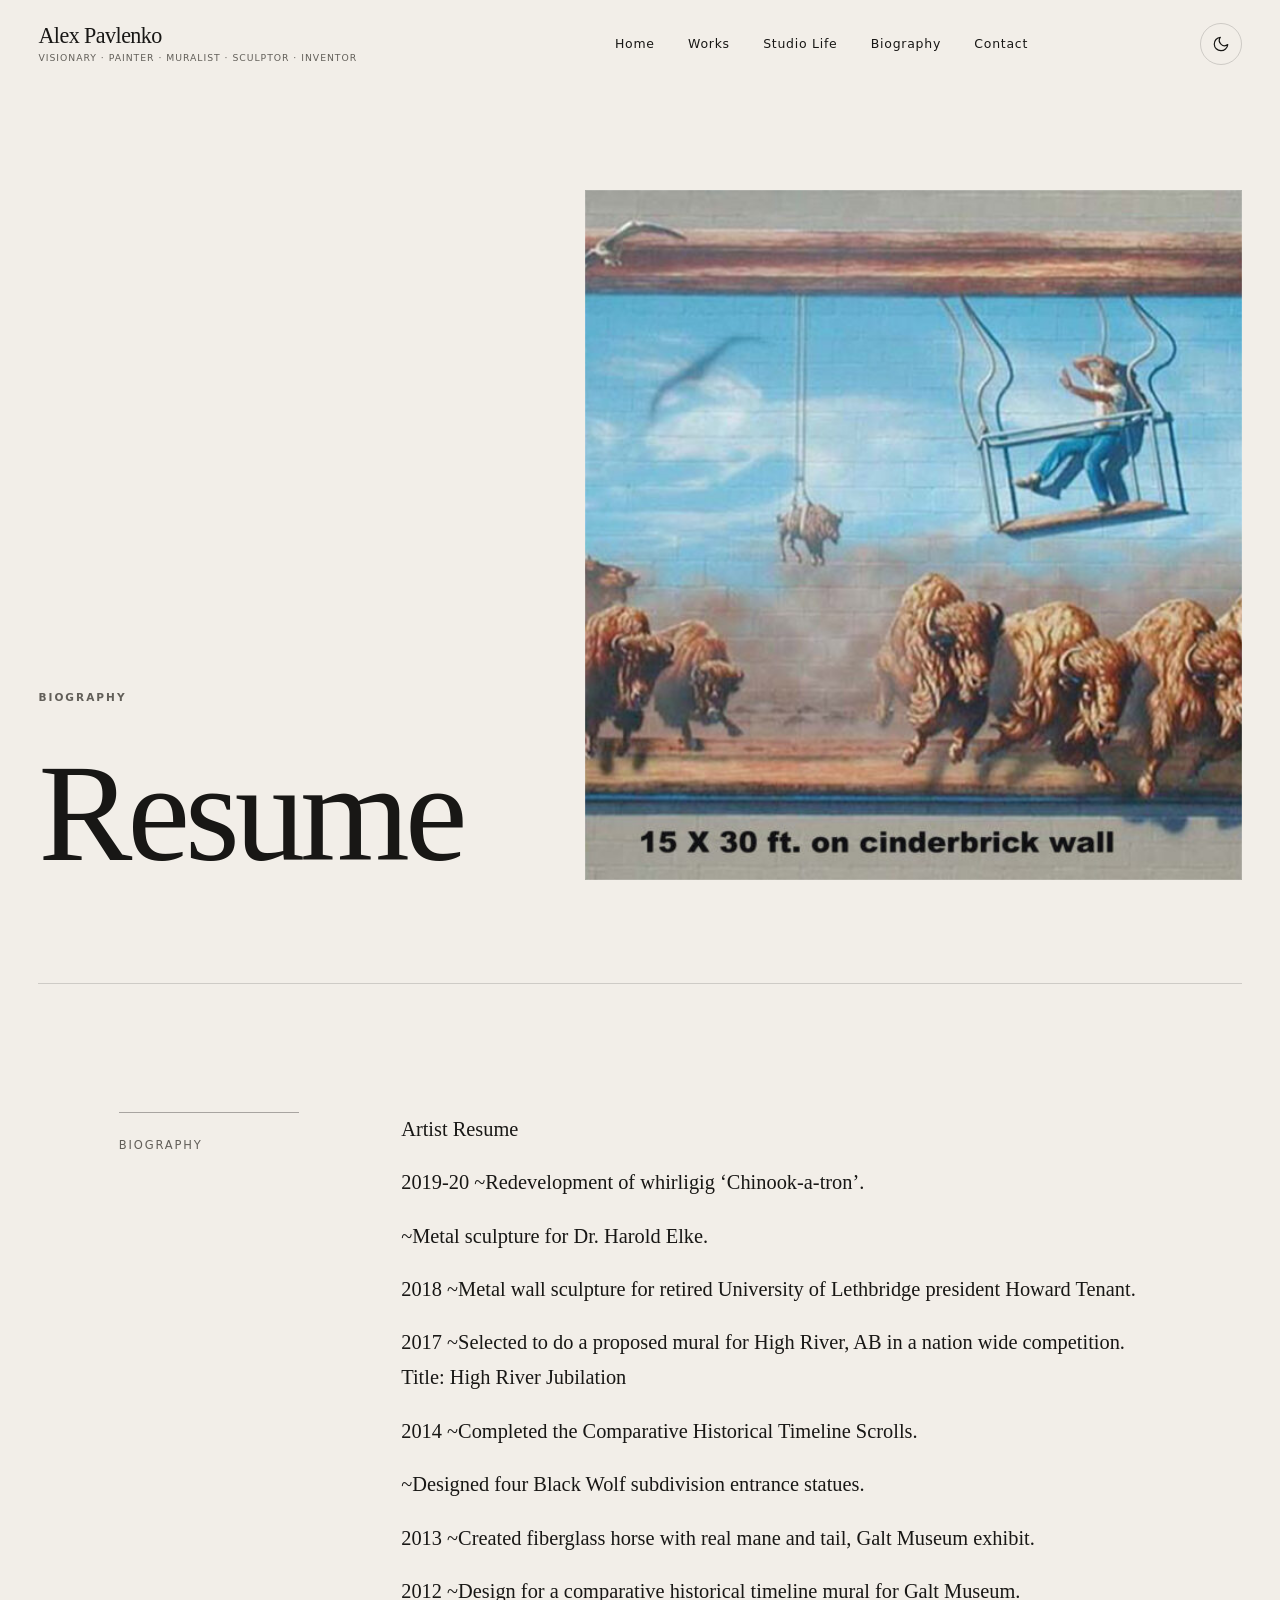
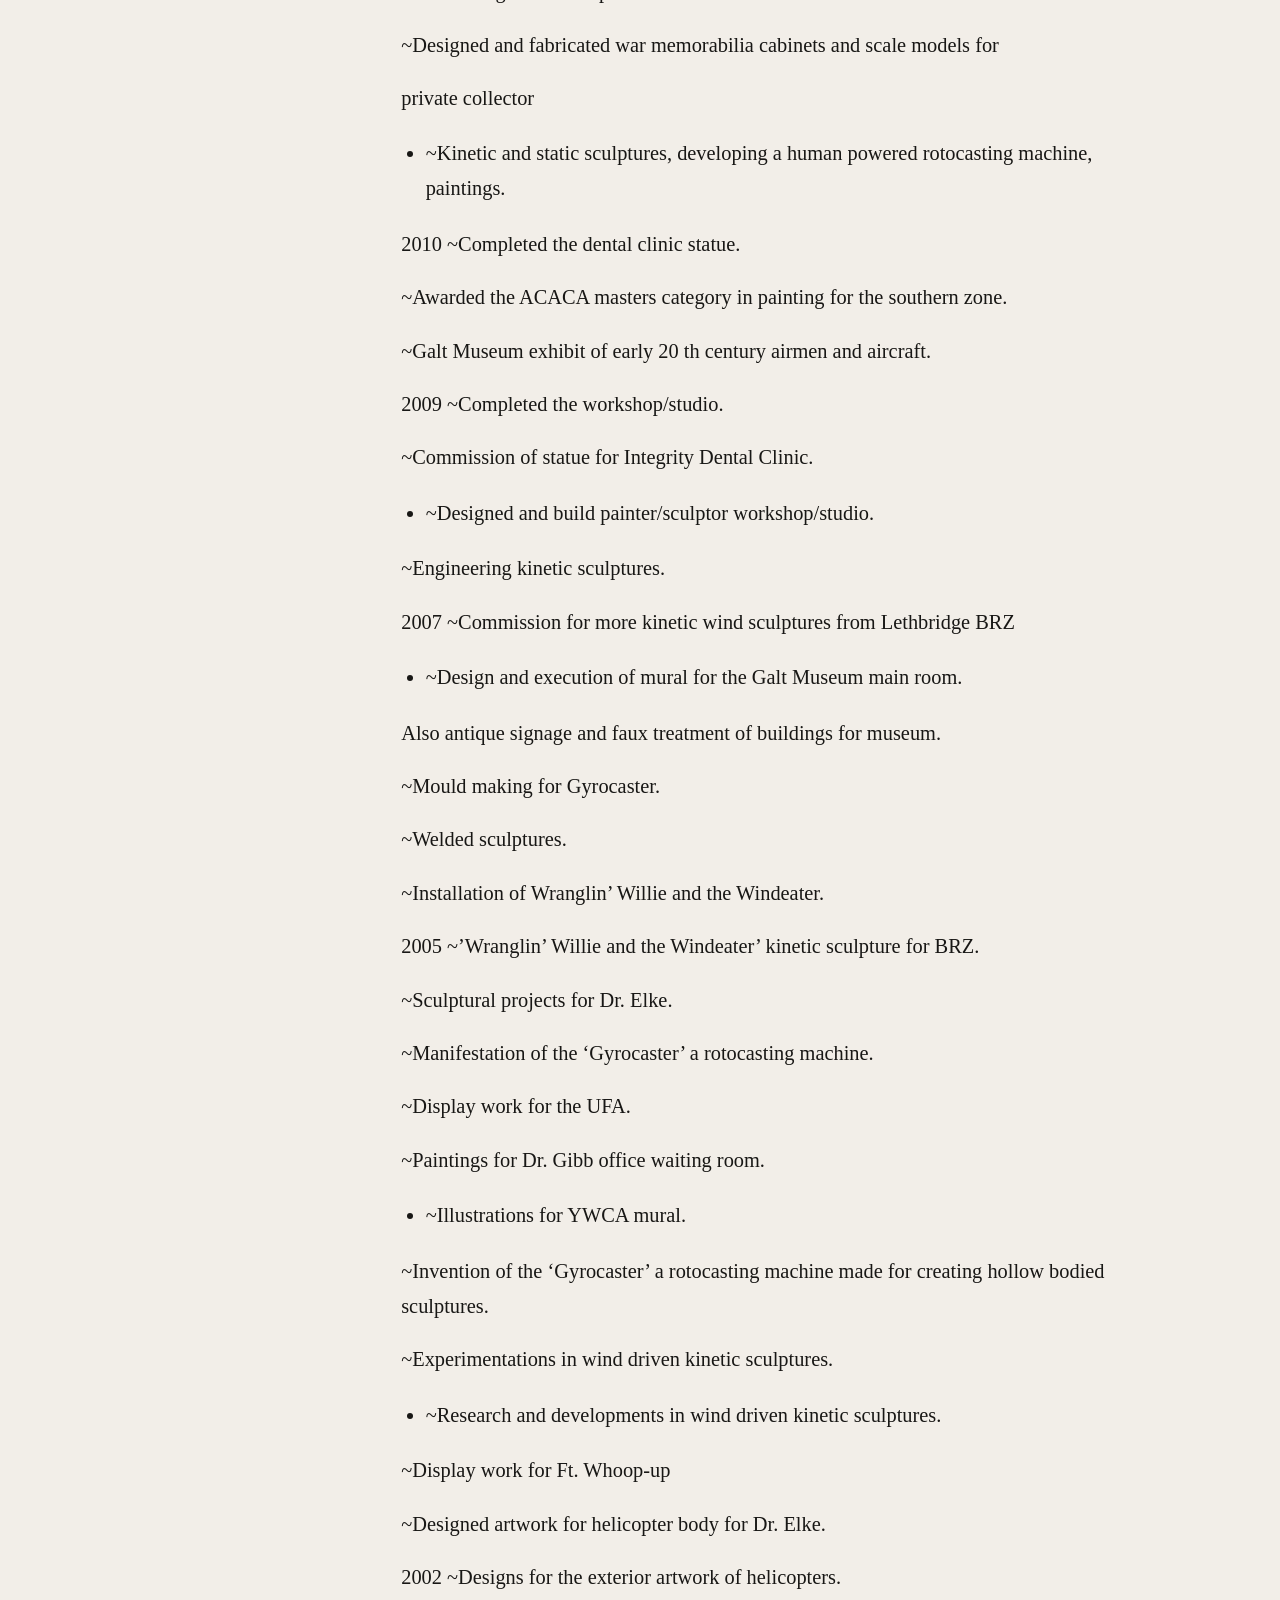
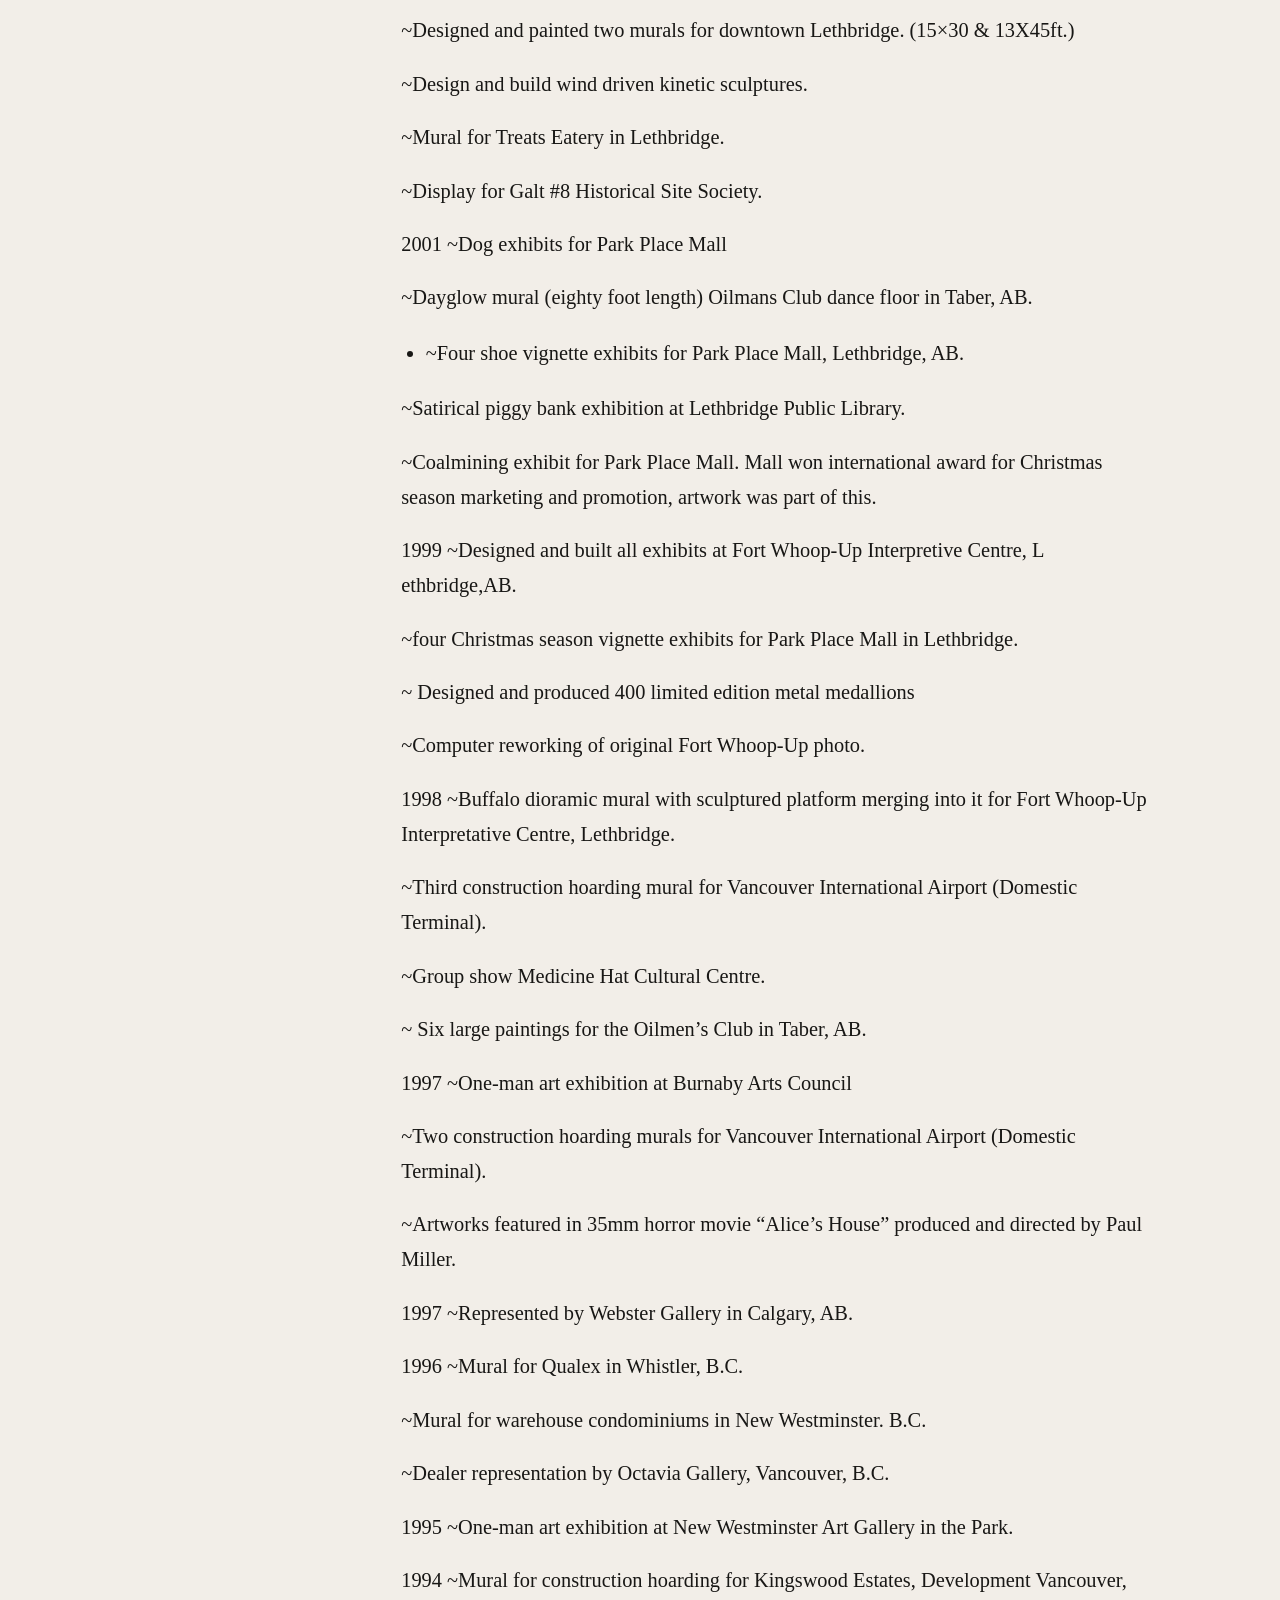
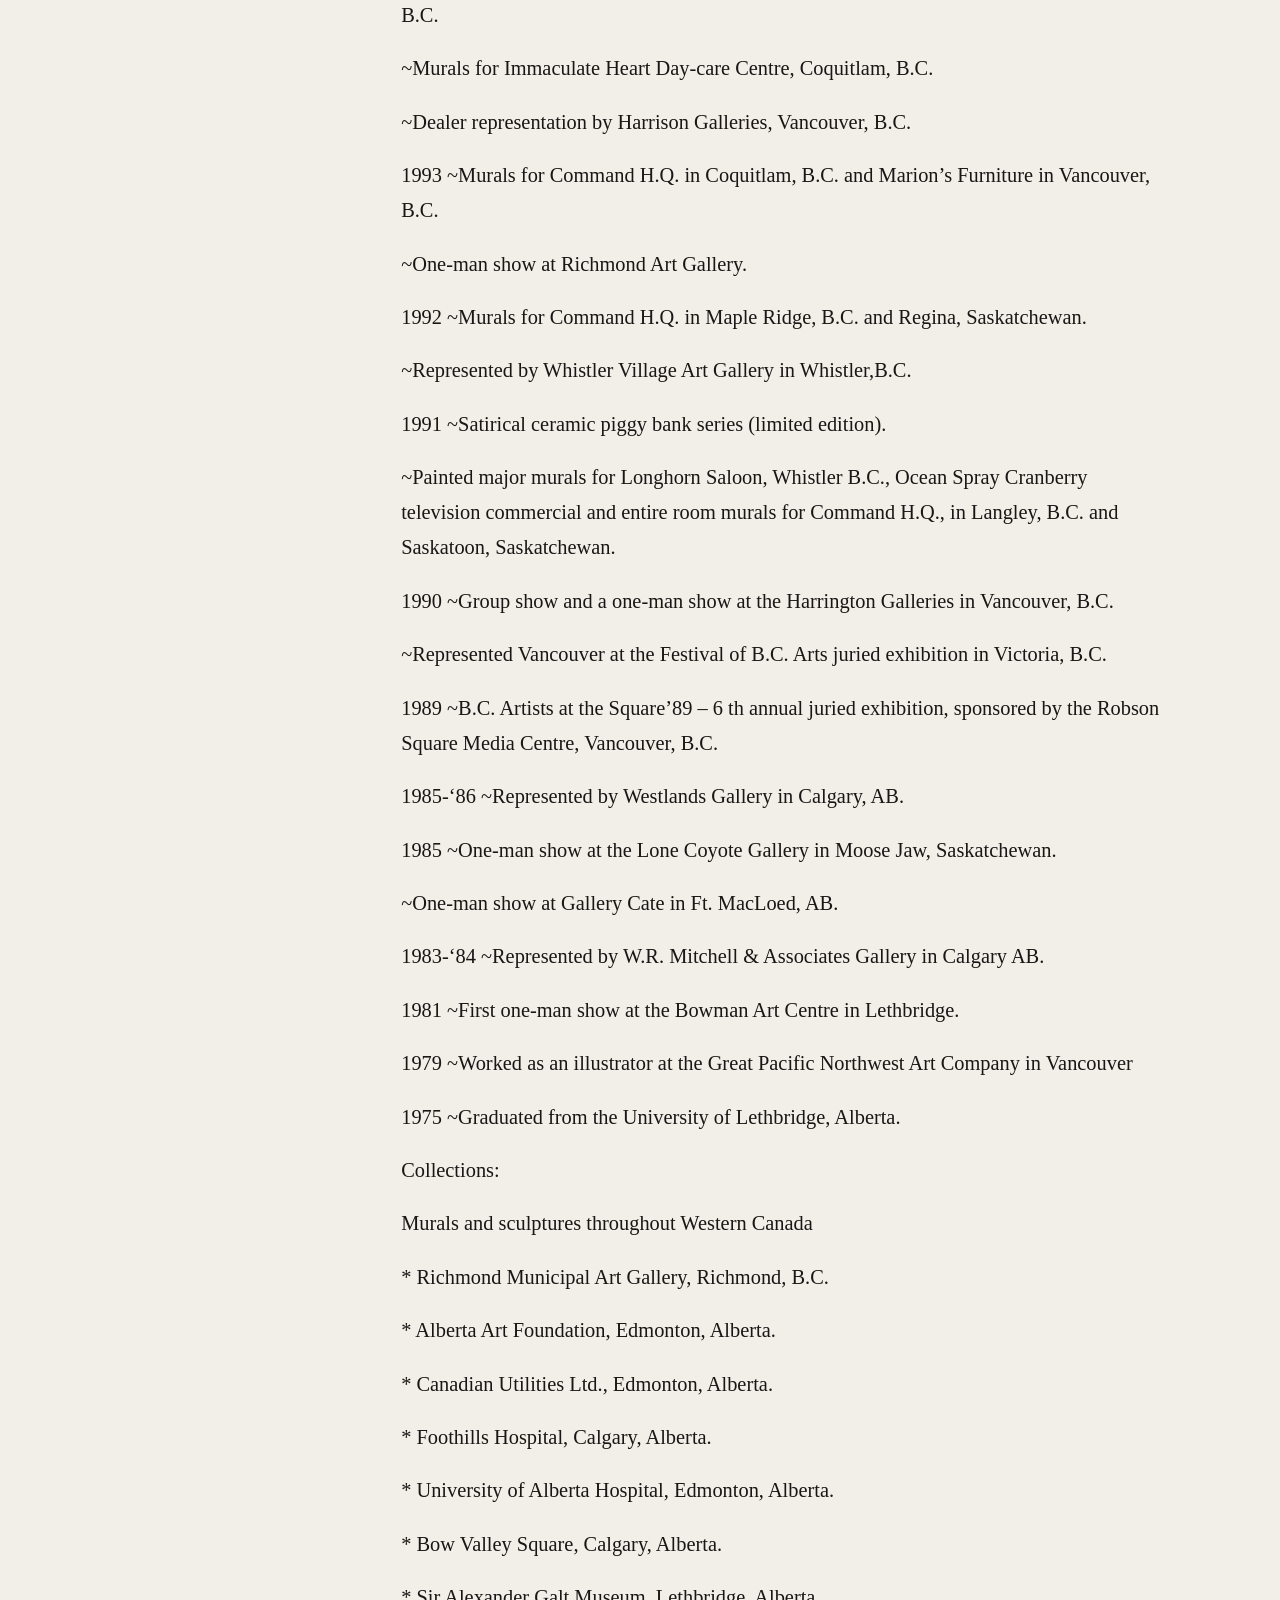
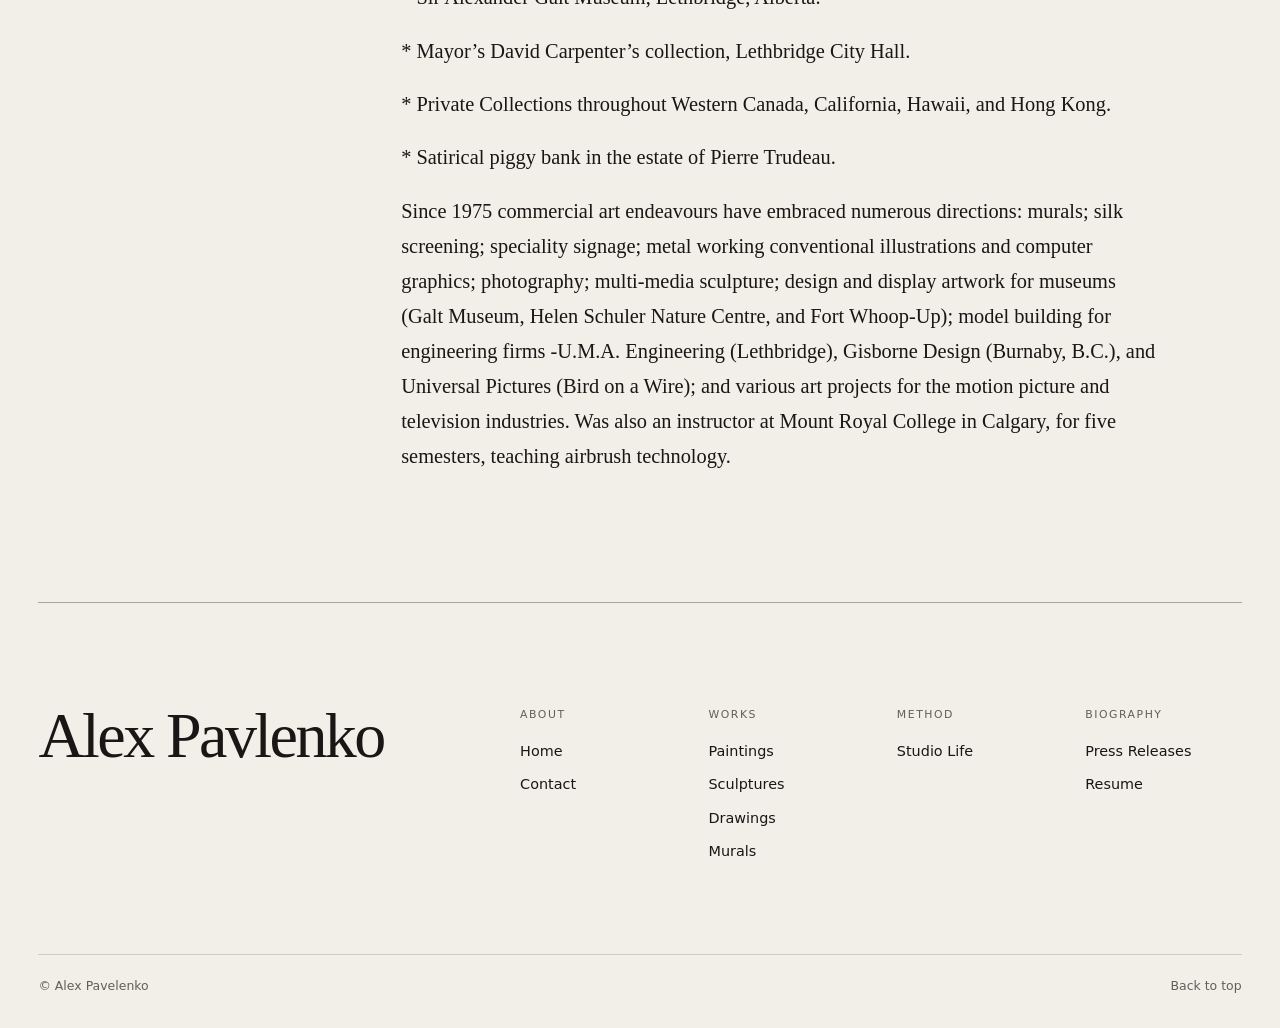
<file: biography/resume/index.html>
<!doctype html>
<html lang="en">
<head>
  <meta charset="utf-8">
  <meta name="viewport" content="width=device-width, initial-scale=1">
  <meta name="color-scheme" content="light dark">
  <title>Resume - Alex Pavlenko</title>
  <meta name="description" content="">
  <meta name="robots" content="index, follow, max-image-preview:large">
  <link rel="canonical" href="https://alex.pavlenko.ca/biography/resume/">
  <meta property="og:type" content="website">
  <meta property="og:title" content="Resume - Alex Pavlenko">
  <meta property="og:description" content="">
  <meta property="og:url" content="https://alex.pavlenko.ca/biography/resume/">
  <meta property="og:site_name" content="Alex Pavlenko">
  <meta property="og:image" content="https://alex.pavlenko.ca/murals/Destiny-Manifesting-copy-1024x609.jpg">
  <meta name="twitter:card" content="summary_large_image">
  <link rel="icon" href="/favicon.ico" sizes="any">
  <link rel="icon" href="/favicon-32x32.png" type="image/png">
  <link rel="apple-touch-icon" href="/apple-touch-icon.png">
  <link rel="manifest" href="/site.webmanifest">
  <link rel="stylesheet" href="/assets/css/site.css">
  <script src="/assets/js/theme-init.js"></script>
  <script src="/assets/js/site.js" defer></script>
</head>
<body class="text-layout">
<header class="site-header" data-header>
  <a class="skip-link" href="#main">Skip to content</a>
  <div class="site-header__inner">
    <a class="brand" href="/" aria-label="Alex Pavlenko home">
      <span class="brand__name">Alex Pavlenko</span>
      <span class="brand__tagline">Visionary · Painter · Muralist · Sculptor · Inventor</span>
    </a>
    <nav class="desktop-nav" aria-label="Primary navigation">
      <a href="/">Home</a>
      <div class="nav-group">
        <button type="button" class="nav-group__toggle" aria-expanded="false">Works</button>
        <div class="nav-popover">
          <a href="/works/paintings/">Paintings</a>
          <a href="/works/sculptures/">Sculptures</a>
          <a href="/works/drawings/">Drawings</a>
          <a href="/works/murals/">Murals</a>
        </div>
      </div>
      <a href="/studio-life-blog/">Studio Life</a>
      <div class="nav-group">
        <button type="button" class="nav-group__toggle" aria-expanded="false">Biography</button>
        <div class="nav-popover">
          <a href="/biography/press-releases/">Press Releases</a>
          <a href="/biography/resume/" aria-current="page">Resume</a>
        </div>
      </div>
      <a href="/contact/">Contact</a>
    </nav>
    <div class="header-actions">
      <button class="icon-button theme-toggle" type="button" data-theme-toggle aria-label="Switch color theme">
        <svg class="icon icon--sun" viewBox="0 0 24 24" aria-hidden="true"><circle cx="12" cy="12" r="4"/><path d="M12 2v2M12 20v2M4.93 4.93l1.42 1.42M17.66 17.66l1.41 1.41M2 12h2M20 12h2M4.93 19.07l1.42-1.41M17.66 6.34l1.41-1.41"/></svg>
        <svg class="icon icon--moon" viewBox="0 0 24 24" aria-hidden="true"><path d="M21 12.79A9 9 0 1 1 11.21 3 7 7 0 0 0 21 12.79Z"/></svg>
      </button>
      <button class="icon-button menu-toggle" type="button" data-menu-toggle aria-expanded="false" aria-controls="mobile-menu" aria-label="Open menu"><span></span><span></span></button>
    </div>
  </div>
  <div class="mobile-menu" id="mobile-menu" data-mobile-menu>
    <nav aria-label="Mobile navigation">
      <a href="/">Home</a>
      <div class="mobile-menu__group"><span>Works</span><a href="/works/paintings/">Paintings</a><a href="/works/sculptures/">Sculptures</a><a href="/works/drawings/">Drawings</a><a href="/works/murals/">Murals</a></div>
      <a href="/studio-life-blog/">Studio Life</a>
      <div class="mobile-menu__group"><span>Biography</span><a href="/biography/press-releases/">Press Releases</a><a href="/biography/resume/">Resume</a></div>
      <a href="/contact/">Contact</a>
    </nav>
  </div>
</header>
<main id="main"><section class="page-hero" data-reveal>
  <div class="page-hero__copy"><span class="eyebrow">Biography</span><h1>Resume</h1></div>
  <div class="page-hero__media"><img src="/murals/Destiny-Manifesting-copy-1024x609.jpg" alt="" fetchpriority="high"></div>
</section><section class="prose-layout" data-reveal><div class="prose-layout__rail"><span>Biography</span></div><article class="prose-content"><p>Artist Resume</p><p>2019-20 ~Redevelopment of whirligig ‘Chinook-a-tron’.</p><p>~Metal sculpture for Dr. Harold Elke.</p><p>2018 ~Metal wall sculpture for retired University of Lethbridge president Howard Tenant.</p><p>2017 ~Selected to do a proposed mural for High River, AB in a nation wide competition. Title: High River Jubilation</p><p>2014 ~Completed the Comparative Historical Timeline Scrolls.</p><p>~Designed four Black Wolf subdivision entrance statues.</p><p>2013 ~Created fiberglass horse with real mane and tail, Galt Museum exhibit.</p><p>2012 ~Design for a comparative historical timeline mural for Galt Museum.</p><p>~Designed and fabricated war memorabilia cabinets and scale models for</p><p>private collector</p><ul><li>~Kinetic and static sculptures, developing a human powered rotocasting machine, paintings.</li></ul><p>2010 ~Completed the dental clinic statue.</p><p>~Awarded the ACACA masters category in painting for the southern zone.</p><p>~Galt Museum exhibit of early 20 th century airmen and aircraft.</p><p>2009 ~Completed the workshop/studio.</p><p>~Commission of statue for Integrity Dental Clinic.</p><ul><li>~Designed and build painter/sculptor workshop/studio.</li></ul><p>~Engineering kinetic sculptures.</p><p>2007 ~Commission for more kinetic wind sculptures from Lethbridge BRZ</p><ul><li>~Design and execution of mural for the Galt Museum main room.</li></ul><p>Also antique signage and faux treatment of buildings for museum.</p><p>~Mould making for Gyrocaster.</p><p>~Welded sculptures.</p><p>~Installation of Wranglin’ Willie and the Windeater.</p><p>2005 ~’Wranglin’ Willie and the Windeater’ kinetic sculpture for BRZ.</p><p>~Sculptural projects for Dr. Elke.</p><p>~Manifestation of the ‘Gyrocaster’ a rotocasting machine.</p><p>~Display work for the UFA.</p><p>~Paintings for Dr. Gibb office waiting room.</p><ul><li>~Illustrations for YWCA mural.</li></ul><p>~Invention of the ‘Gyrocaster’ a rotocasting machine made for creating hollow bodied sculptures.</p><p>~Experimentations in wind driven kinetic sculptures.</p><ul><li>~Research and developments in wind driven kinetic sculptures.</li></ul><p>~Display work for Ft. Whoop-up</p><p>~Designed artwork for helicopter body for Dr. Elke.</p><p>2002 ~Designs for the exterior artwork of helicopters.</p><p>~Designed and painted two murals for downtown Lethbridge. (15×30 &amp; 13X45ft.)</p><p>~Design and build wind driven kinetic sculptures.</p><p>~Mural for Treats Eatery in Lethbridge.</p><p>~Display for Galt #8 Historical Site Society.</p><p>2001 ~Dog exhibits for Park Place Mall</p><p>~Dayglow mural (eighty foot length) Oilmans Club dance floor in Taber, AB.</p><ul><li>~Four shoe vignette exhibits for Park Place Mall, Lethbridge, AB.</li></ul><p>~Satirical piggy bank exhibition at Lethbridge Public Library.</p><p>~Coalmining exhibit for Park Place Mall. Mall won international award for Christmas season marketing and promotion, artwork was part of this.</p><p>1999 ~Designed and built all exhibits at Fort Whoop-Up Interpretive Centre, L ethbridge,AB.</p><p>~four Christmas season vignette exhibits for Park Place Mall in Lethbridge.</p><p>~ Designed and produced 400 limited edition metal medallions</p><p>~Computer reworking of original Fort Whoop-Up photo.</p><p>1998 ~Buffalo dioramic mural with sculptured platform merging into it for Fort Whoop-Up Interpretative Centre, Lethbridge.</p><p>~Third construction hoarding mural for Vancouver International Airport (Domestic Terminal).</p><p>~Group show Medicine Hat Cultural Centre.</p><p>~ Six large paintings for the Oilmen’s Club in Taber, AB.</p><p>1997 ~One-man art exhibition at Burnaby Arts Council</p><p>~Two construction hoarding murals for Vancouver International Airport (Domestic Terminal).</p><p>~Artworks featured in 35mm horror movie “Alice’s House” produced and directed by Paul Miller.</p><p>1997 ~Represented by Webster Gallery in Calgary, AB.</p><p>1996 ~Mural for Qualex in Whistler, B.C.</p><p>~Mural for warehouse condominiums in New Westminster. B.C.</p><p>~Dealer representation by Octavia Gallery, Vancouver, B.C.</p><p>1995 ~One-man art exhibition at New Westminster Art Gallery in the Park.</p><p>1994 ~Mural for construction hoarding for Kingswood Estates, Development Vancouver, B.C.</p><p>~Murals for Immaculate Heart Day-care Centre, Coquitlam, B.C.</p><p>~Dealer representation by Harrison Galleries, Vancouver, B.C.</p><p>1993 ~Murals for Command H.Q. in Coquitlam, B.C. and Marion’s Furniture in Vancouver, B.C.</p><p>~One-man show at Richmond Art Gallery.</p><p>1992 ~Murals for Command H.Q. in Maple Ridge, B.C. and Regina, Saskatchewan.</p><p>~Represented by Whistler Village Art Gallery in Whistler,B.C.</p><p>1991 ~Satirical ceramic piggy bank series (limited edition).</p><p>~Painted major murals for Longhorn Saloon, Whistler B.C., Ocean Spray Cranberry television commercial and entire room murals for Command H.Q., in Langley, B.C. and Saskatoon, Saskatchewan.</p><p>1990 ~Group show and a one-man show at the Harrington Galleries in Vancouver, B.C.</p><p>~Represented Vancouver at the Festival of B.C. Arts juried exhibition in Victoria, B.C.</p><p>1989 ~B.C. Artists at the Square’89 – 6 th annual juried exhibition, sponsored by the Robson Square Media Centre, Vancouver, B.C.</p><p>1985-‘86 ~Represented by Westlands Gallery in Calgary, AB.</p><p>1985 ~One-man show at the Lone Coyote Gallery in Moose Jaw, Saskatchewan.</p><p>~One-man show at Gallery Cate in Ft. MacLoed, AB.</p><p>1983-‘84 ~Represented by W.R. Mitchell &amp; Associates Gallery in Calgary AB.</p><p>1981 ~First one-man show at the Bowman Art Centre in Lethbridge.</p><p>1979 ~Worked as an illustrator at the Great Pacific Northwest Art Company in Vancouver</p><p>1975 ~Graduated from the University of Lethbridge, Alberta.</p><p>Collections:</p><p>Murals and sculptures throughout Western Canada</p><p>* Richmond Municipal Art Gallery, Richmond, B.C.</p><p>* Alberta Art Foundation, Edmonton, Alberta.</p><p>* Canadian Utilities Ltd., Edmonton, Alberta.</p><p>* Foothills Hospital, Calgary, Alberta.</p><p>* University of Alberta Hospital, Edmonton, Alberta.</p><p>* Bow Valley Square, Calgary, Alberta.</p><p>* Sir Alexander Galt Museum, Lethbridge, Alberta.</p><p>* Mayor’s David Carpenter’s collection, Lethbridge City Hall.</p><p>* Private Collections throughout Western Canada, California, Hawaii, and Hong Kong.</p><p>* Satirical piggy bank in the estate of Pierre Trudeau.</p><p>Since 1975 commercial art endeavours have embraced numerous directions: murals; silk screening; speciality signage; metal working conventional illustrations and computer graphics; photography; multi-media sculpture; design and display artwork for museums (Galt Museum, Helen Schuler Nature Centre, and Fort Whoop-Up); model building for engineering firms -U.M.A. Engineering (Lethbridge), Gisborne Design (Burnaby, B.C.), and Universal Pictures (Bird on a Wire); and various art projects for the motion picture and television industries. Was also an instructor at Mount Royal College in Calgary, for five semesters, teaching airbrush technology.</p></article></section></main>
<footer class="site-footer">
  <div class="site-footer__inner">
    <a class="footer-brand" href="/">Alex Pavlenko</a>
    <div class="footer-links">
      <div><span>About</span><a href="/">Home</a><a href="/contact/">Contact</a></div>
      <div><span>Works</span><a href="/works/paintings/">Paintings</a><a href="/works/sculptures/">Sculptures</a><a href="/works/drawings/">Drawings</a><a href="/works/murals/">Murals</a></div>
      <div><span>Method</span><a href="/studio-life-blog/">Studio Life</a></div>
      <div><span>Biography</span><a href="/biography/press-releases/">Press Releases</a><a href="/biography/resume/">Resume</a></div>
    </div>
  </div>
  <div class="site-footer__base"><span>© Alex Pavelenko</span><button type="button" data-to-top>Back to top</button></div>
</footer>
</body>
</html>
</file>
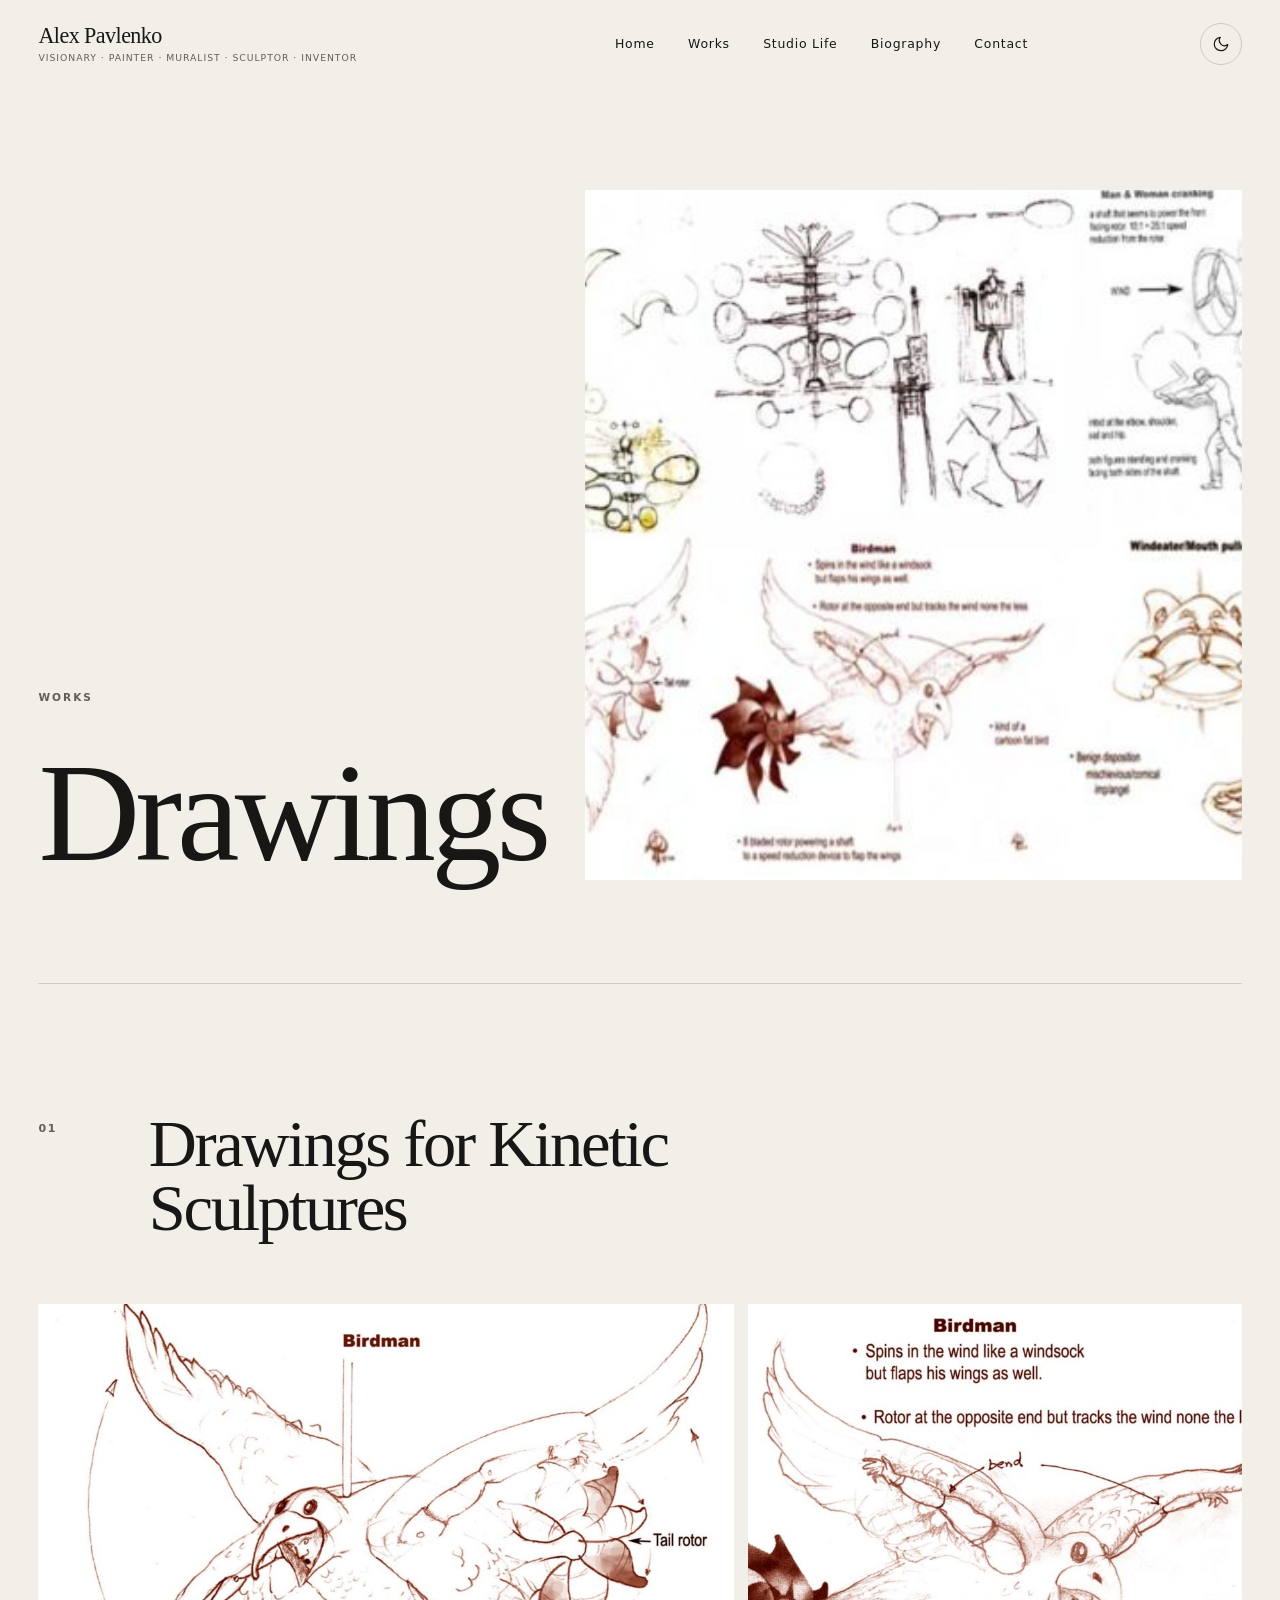
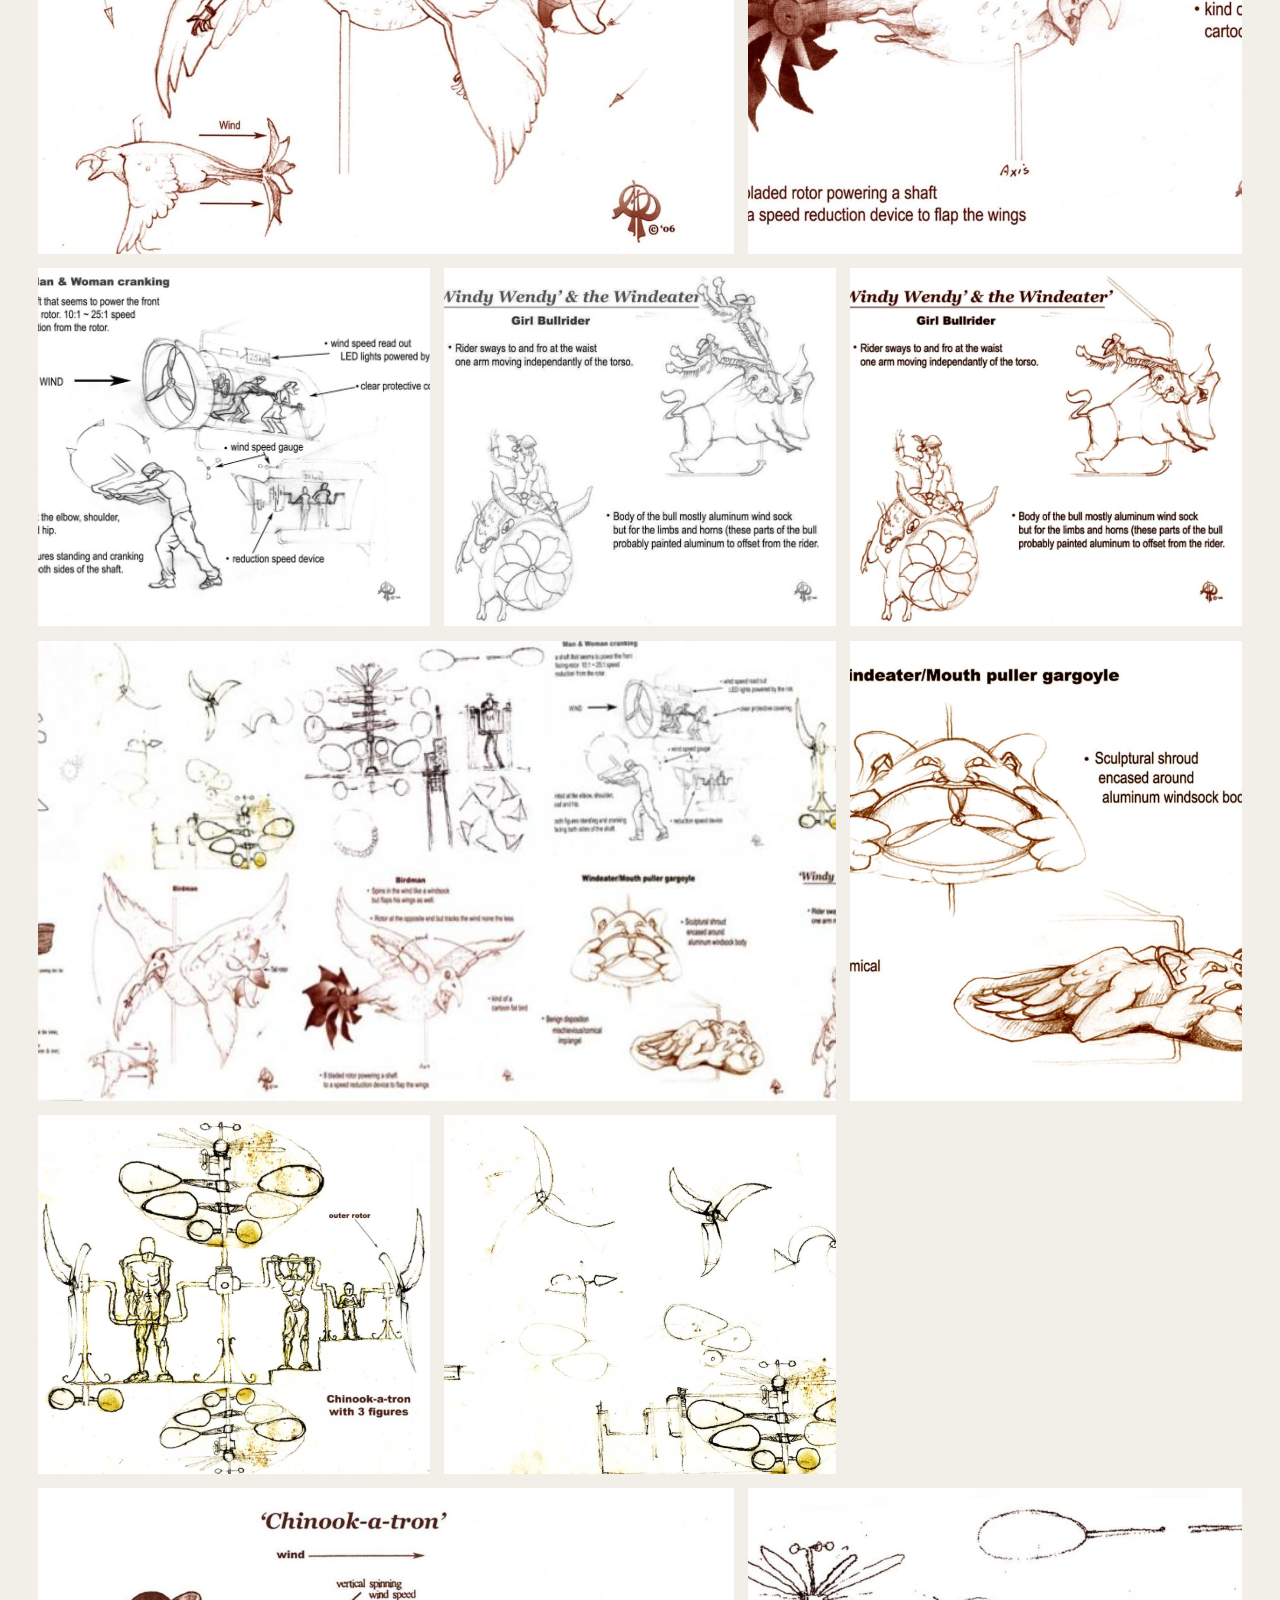
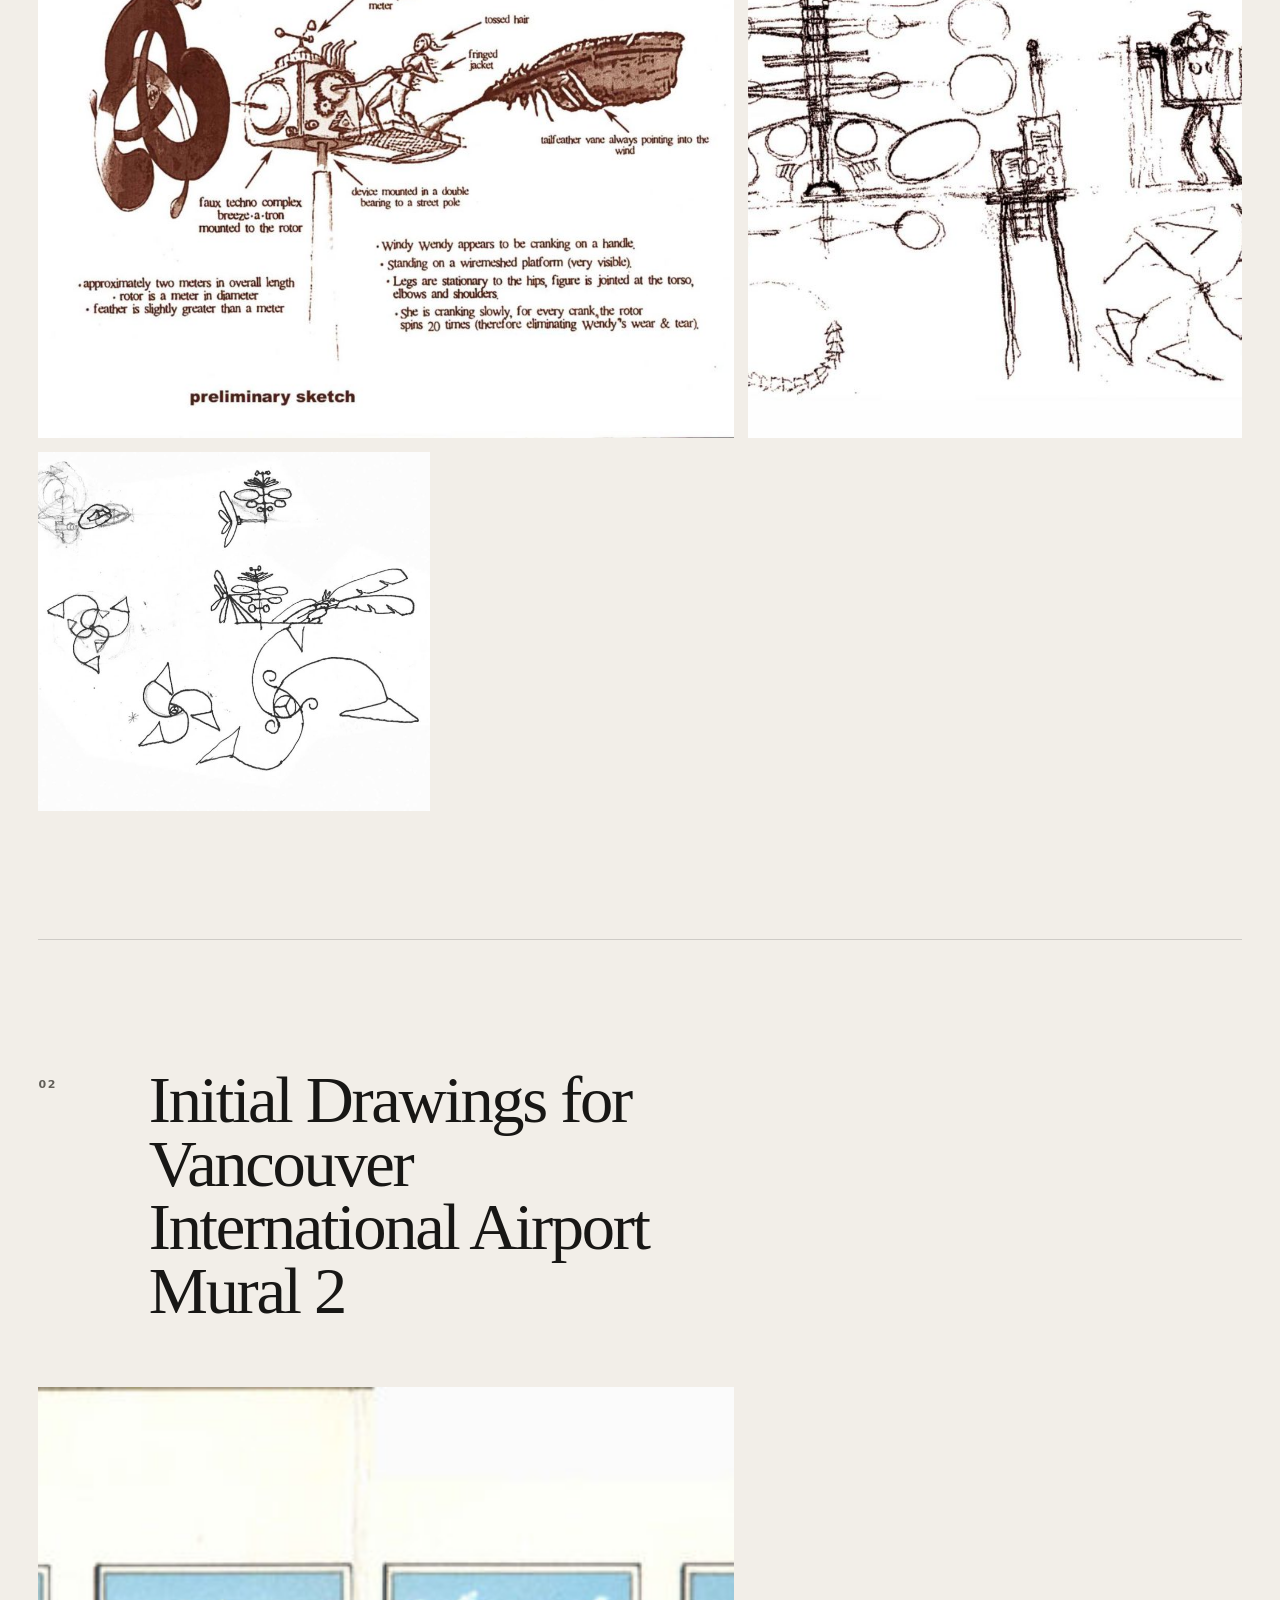
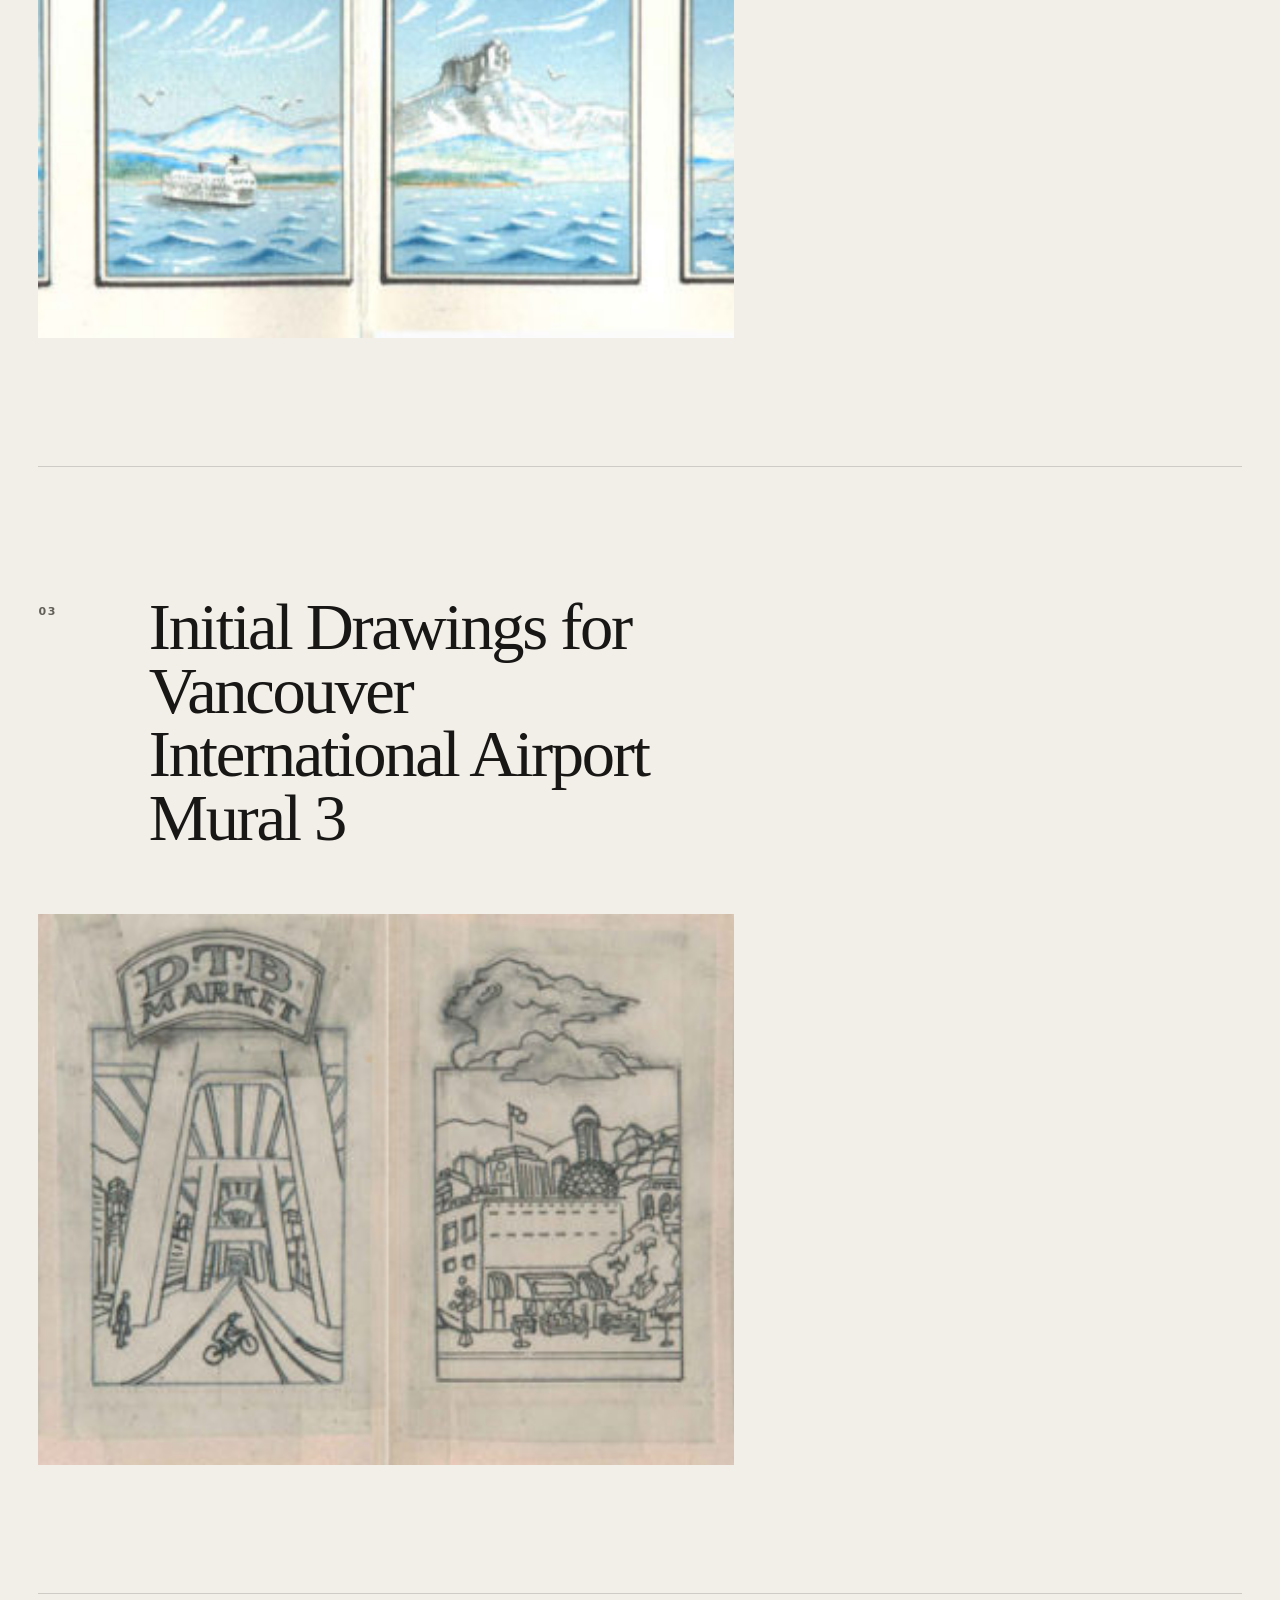
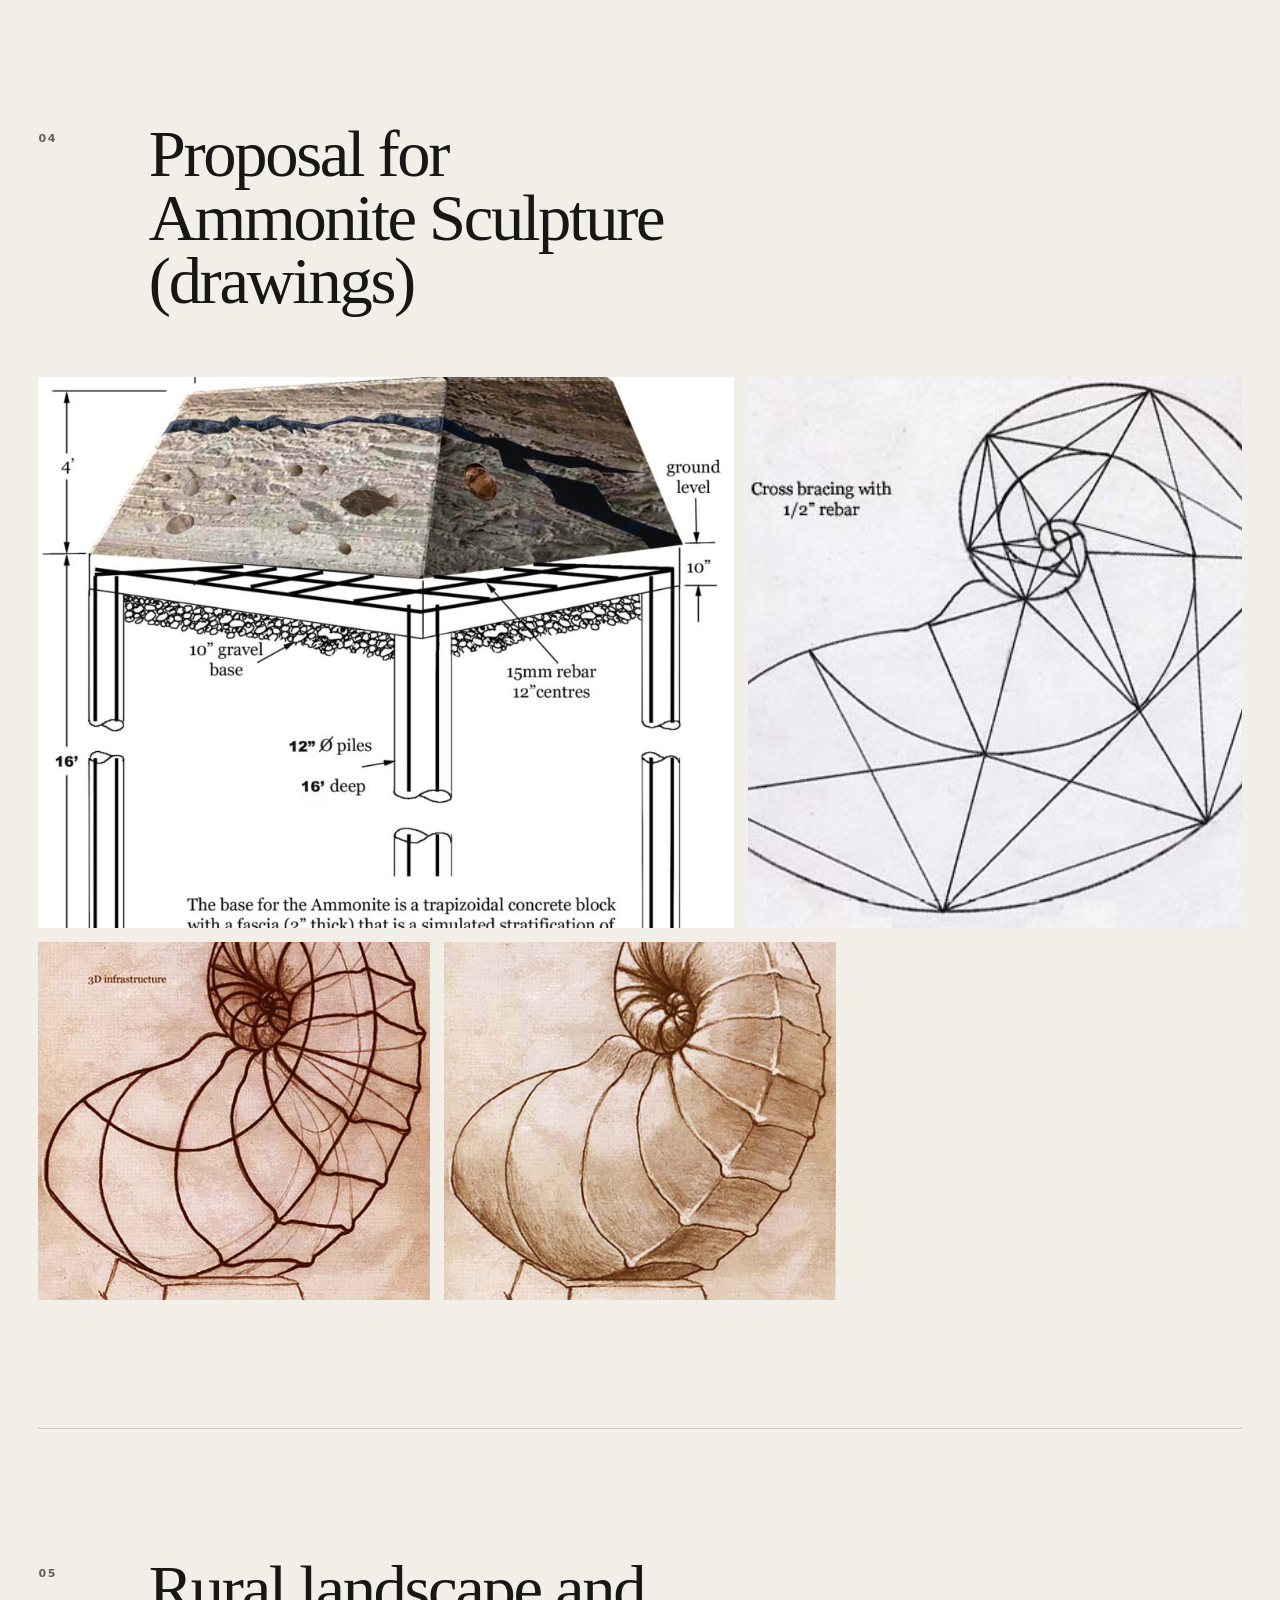
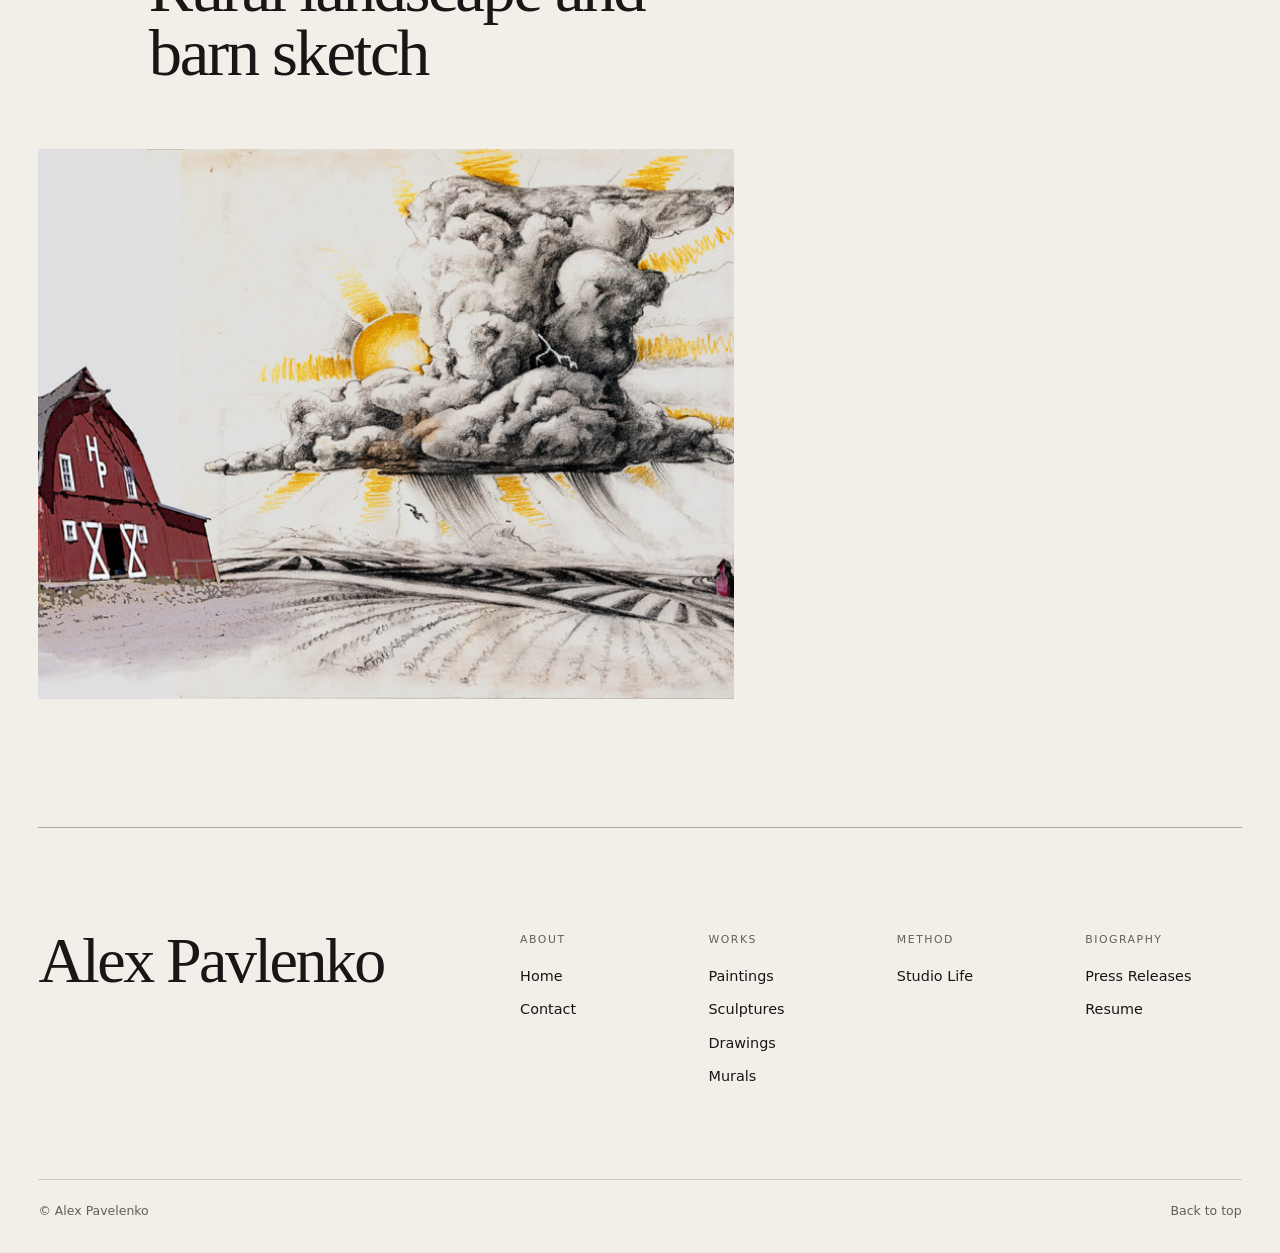
<file: works/drawings/index.html>
<!doctype html>
<html lang="en">
<head>
  <meta charset="utf-8">
  <meta name="viewport" content="width=device-width, initial-scale=1">
  <meta name="color-scheme" content="light dark">
  <title>Drawings - Alex Pavlenko Multi-faceted Canadian Fine Artist</title>
  <meta name="description" content="Drawings for Kinetic Sculptures, Initial Drawings for Vancouver International Airport Mural, Rural landscape and barn sketch.">
  <meta name="robots" content="index, follow, max-image-preview:large">
  <link rel="canonical" href="https://alex.pavlenko.ca/works/drawings/">
  <meta property="og:type" content="website">
  <meta property="og:title" content="Drawings - Alex Pavlenko Multi-faceted Canadian Fine Artist">
  <meta property="og:description" content="Drawings for Kinetic Sculptures, Initial Drawings for Vancouver International Airport Mural, Rural landscape and barn sketch.">
  <meta property="og:url" content="https://alex.pavlenko.ca/works/drawings/">
  <meta property="og:site_name" content="Alex Pavlenko">
  <meta property="og:image" content="https://alex.pavlenko.ca/drawings/Kinetic-1024x386.jpg">
  <meta name="twitter:card" content="summary_large_image">
  <link rel="icon" href="/favicon.ico" sizes="any">
  <link rel="icon" href="/favicon-32x32.png" type="image/png">
  <link rel="apple-touch-icon" href="/apple-touch-icon.png">
  <link rel="manifest" href="/site.webmanifest">
  <link rel="stylesheet" href="/assets/css/site.css">
  <script src="/assets/js/theme-init.js"></script>
  <script src="/assets/js/site.js" defer></script>
</head>
<body class="gallery-layout">
<header class="site-header" data-header>
  <a class="skip-link" href="#main">Skip to content</a>
  <div class="site-header__inner">
    <a class="brand" href="/" aria-label="Alex Pavlenko home">
      <span class="brand__name">Alex Pavlenko</span>
      <span class="brand__tagline">Visionary · Painter · Muralist · Sculptor · Inventor</span>
    </a>
    <nav class="desktop-nav" aria-label="Primary navigation">
      <a href="/">Home</a>
      <div class="nav-group">
        <button type="button" class="nav-group__toggle" aria-expanded="false">Works</button>
        <div class="nav-popover">
          <a href="/works/paintings/">Paintings</a>
          <a href="/works/sculptures/">Sculptures</a>
          <a href="/works/drawings/" aria-current="page">Drawings</a>
          <a href="/works/murals/">Murals</a>
        </div>
      </div>
      <a href="/studio-life-blog/">Studio Life</a>
      <div class="nav-group">
        <button type="button" class="nav-group__toggle" aria-expanded="false">Biography</button>
        <div class="nav-popover">
          <a href="/biography/press-releases/">Press Releases</a>
          <a href="/biography/resume/">Resume</a>
        </div>
      </div>
      <a href="/contact/">Contact</a>
    </nav>
    <div class="header-actions">
      <button class="icon-button theme-toggle" type="button" data-theme-toggle aria-label="Switch color theme">
        <svg class="icon icon--sun" viewBox="0 0 24 24" aria-hidden="true"><circle cx="12" cy="12" r="4"/><path d="M12 2v2M12 20v2M4.93 4.93l1.42 1.42M17.66 17.66l1.41 1.41M2 12h2M20 12h2M4.93 19.07l1.42-1.41M17.66 6.34l1.41-1.41"/></svg>
        <svg class="icon icon--moon" viewBox="0 0 24 24" aria-hidden="true"><path d="M21 12.79A9 9 0 1 1 11.21 3 7 7 0 0 0 21 12.79Z"/></svg>
      </button>
      <button class="icon-button menu-toggle" type="button" data-menu-toggle aria-expanded="false" aria-controls="mobile-menu" aria-label="Open menu"><span></span><span></span></button>
    </div>
  </div>
  <div class="mobile-menu" id="mobile-menu" data-mobile-menu>
    <nav aria-label="Mobile navigation">
      <a href="/">Home</a>
      <div class="mobile-menu__group"><span>Works</span><a href="/works/paintings/">Paintings</a><a href="/works/sculptures/">Sculptures</a><a href="/works/drawings/">Drawings</a><a href="/works/murals/">Murals</a></div>
      <a href="/studio-life-blog/">Studio Life</a>
      <div class="mobile-menu__group"><span>Biography</span><a href="/biography/press-releases/">Press Releases</a><a href="/biography/resume/">Resume</a></div>
      <a href="/contact/">Contact</a>
    </nav>
  </div>
</header>
<main id="main"><section class="page-hero" data-reveal>
  <div class="page-hero__copy"><span class="eyebrow">Works</span><h1>Drawings</h1></div>
  <div class="page-hero__media"><img src="/drawings/Kinetic-1024x386.jpg" alt="" fetchpriority="high"></div>
</section><div class="gallery-page"><section class="gallery-section" data-reveal><div class="section-heading"><span>01</span><h2>Drawings for Kinetic Sculptures</h2></div><div class="art-grid" data-gallery><a class="art-card" href="/drawings/birdman-2-1024x841.jpg" data-lightbox-item data-index="0" aria-label="View birdman 2 full size">
  <img src="/drawings/birdman-2-1024x841.jpg" alt="birdman 2" loading="lazy" decoding="async">
  <span class="art-card__veil" aria-hidden="true"><svg viewBox="0 0 24 24"><path d="M8 3H3v5M16 3h5v5M8 21H3v-5M16 21h5v-5"/></svg></span>
</a><a class="art-card" href="/drawings/birdman-1024x821.jpg" data-lightbox-item data-index="1" aria-label="View birdman full size">
  <img src="/drawings/birdman-1024x821.jpg" alt="birdman" loading="lazy" decoding="async">
  <span class="art-card__veil" aria-hidden="true"><svg viewBox="0 0 24 24"><path d="M8 3H3v5M16 3h5v5M8 21H3v-5M16 21h5v-5"/></svg></span>
</a><a class="art-card" href="/drawings/crankers-1024x759.jpg" data-lightbox-item data-index="2" aria-label="View crankers full size">
  <img src="/drawings/crankers-1024x759.jpg" alt="crankers" loading="lazy" decoding="async">
  <span class="art-card__veil" aria-hidden="true"><svg viewBox="0 0 24 24"><path d="M8 3H3v5M16 3h5v5M8 21H3v-5M16 21h5v-5"/></svg></span>
</a><a class="art-card" href="/drawings/girl-bullrider-copy-1024x818.jpg" data-lightbox-item data-index="3" aria-label="View girl bullrider copy full size">
  <img src="/drawings/girl-bullrider-copy-1024x818.jpg" alt="girl bullrider copy" loading="lazy" decoding="async">
  <span class="art-card__veil" aria-hidden="true"><svg viewBox="0 0 24 24"><path d="M8 3H3v5M16 3h5v5M8 21H3v-5M16 21h5v-5"/></svg></span>
</a><a class="art-card" href="/drawings/girl-bullrider-1024x818.jpg" data-lightbox-item data-index="4" aria-label="View girl bullrider full size">
  <img src="/drawings/girl-bullrider-1024x818.jpg" alt="girl bullrider" loading="lazy" decoding="async">
  <span class="art-card__veil" aria-hidden="true"><svg viewBox="0 0 24 24"><path d="M8 3H3v5M16 3h5v5M8 21H3v-5M16 21h5v-5"/></svg></span>
</a><a class="art-card" href="/drawings/Kinetic-1024x386.jpg" data-lightbox-item data-index="5" aria-label="View Kinetic full size">
  <img src="/drawings/Kinetic-1024x386.jpg" alt="Kinetic" loading="lazy" decoding="async">
  <span class="art-card__veil" aria-hidden="true"><svg viewBox="0 0 24 24"><path d="M8 3H3v5M16 3h5v5M8 21H3v-5M16 21h5v-5"/></svg></span>
</a><a class="art-card" href="/drawings/mouthpuller-1024x724.jpg" data-lightbox-item data-index="6" aria-label="View mouthpuller full size">
  <img src="/drawings/mouthpuller-1024x724.jpg" alt="mouthpuller" loading="lazy" decoding="async">
  <span class="art-card__veil" aria-hidden="true"><svg viewBox="0 0 24 24"><path d="M8 3H3v5M16 3h5v5M8 21H3v-5M16 21h5v-5"/></svg></span>
</a><a class="art-card" href="/drawings/Untitled-2-1024x945.jpg" data-lightbox-item data-index="7" aria-label="View Untitled 2 full size">
  <img src="/drawings/Untitled-2-1024x945.jpg" alt="Untitled 2" loading="lazy" decoding="async">
  <span class="art-card__veil" aria-hidden="true"><svg viewBox="0 0 24 24"><path d="M8 3H3v5M16 3h5v5M8 21H3v-5M16 21h5v-5"/></svg></span>
</a><a class="art-card" href="/drawings/Untitled-3-1024x718.jpg" data-lightbox-item data-index="8" aria-label="View Untitled 3 full size">
  <img src="/drawings/Untitled-3-1024x718.jpg" alt="Untitled 3" loading="lazy" decoding="async">
  <span class="art-card__veil" aria-hidden="true"><svg viewBox="0 0 24 24"><path d="M8 3H3v5M16 3h5v5M8 21H3v-5M16 21h5v-5"/></svg></span>
</a><a class="art-card" href="/drawings/Untitled-4-1024x745.jpg" data-lightbox-item data-index="9" aria-label="View Untitled 4 full size">
  <img src="/drawings/Untitled-4-1024x745.jpg" alt="Untitled 4" loading="lazy" decoding="async">
  <span class="art-card__veil" aria-hidden="true"><svg viewBox="0 0 24 24"><path d="M8 3H3v5M16 3h5v5M8 21H3v-5M16 21h5v-5"/></svg></span>
</a><a class="art-card" href="/drawings/Untitled-5-1024x687.jpg" data-lightbox-item data-index="10" aria-label="View Untitled 5 full size">
  <img src="/drawings/Untitled-5-1024x687.jpg" alt="Untitled 5" loading="lazy" decoding="async">
  <span class="art-card__veil" aria-hidden="true"><svg viewBox="0 0 24 24"><path d="M8 3H3v5M16 3h5v5M8 21H3v-5M16 21h5v-5"/></svg></span>
</a><a class="art-card" href="/drawings/Untitled-6-1024x691.jpg" data-lightbox-item data-index="11" aria-label="View Untitled 6 full size">
  <img src="/drawings/Untitled-6-1024x691.jpg" alt="Untitled 6" loading="lazy" decoding="async">
  <span class="art-card__veil" aria-hidden="true"><svg viewBox="0 0 24 24"><path d="M8 3H3v5M16 3h5v5M8 21H3v-5M16 21h5v-5"/></svg></span>
</a></div></section><section class="gallery-section" data-reveal><div class="section-heading"><span>02</span><h2>Initial Drawings for Vancouver International Airport Mural 2</h2></div><div class="art-grid" data-gallery><a class="art-card" href="/drawings/2-Vancouver-Airport-preliminary-sketch-1024x270.jpg" data-lightbox-item data-index="0" aria-label="View 2 Vancouver Airport preliminary sketch full size">
  <img src="/drawings/2-Vancouver-Airport-preliminary-sketch-1024x270.jpg" alt="2 Vancouver Airport preliminary sketch" loading="lazy" decoding="async">
  <span class="art-card__veil" aria-hidden="true"><svg viewBox="0 0 24 24"><path d="M8 3H3v5M16 3h5v5M8 21H3v-5M16 21h5v-5"/></svg></span>
</a></div></section><section class="gallery-section" data-reveal><div class="section-heading"><span>03</span><h2>Initial Drawings for Vancouver International Airport Mural 3</h2></div><div class="art-grid" data-gallery><a class="art-card" href="/drawings/c.-Vancouver-Airport-3-sketch-2-1024x267.jpg" data-lightbox-item data-index="0" aria-label="View c. Vancouver Airport 3 sketch 2 full size">
  <img src="/drawings/c.-Vancouver-Airport-3-sketch-2-1024x267.jpg" alt="c. Vancouver Airport 3 sketch 2" loading="lazy" decoding="async">
  <span class="art-card__veil" aria-hidden="true"><svg viewBox="0 0 24 24"><path d="M8 3H3v5M16 3h5v5M8 21H3v-5M16 21h5v-5"/></svg></span>
</a></div></section><section class="gallery-section" data-reveal><div class="section-heading"><span>04</span><h2>Proposal for Ammonite Sculpture (drawings)</h2></div><div class="art-grid" data-gallery><a class="art-card" href="/drawings/base-copy-889x1024.jpg" data-lightbox-item data-index="0" aria-label="View base copy full size">
  <img src="/drawings/base-copy-889x1024.jpg" alt="base copy" loading="lazy" decoding="async">
  <span class="art-card__veil" aria-hidden="true"><svg viewBox="0 0 24 24"><path d="M8 3H3v5M16 3h5v5M8 21H3v-5M16 21h5v-5"/></svg></span>
</a><a class="art-card" href="/drawings/rebar.jpg" data-lightbox-item data-index="1" aria-label="View rebar full size">
  <img src="/drawings/rebar.jpg" alt="rebar" loading="lazy" decoding="async">
  <span class="art-card__veil" aria-hidden="true"><svg viewBox="0 0 24 24"><path d="M8 3H3v5M16 3h5v5M8 21H3v-5M16 21h5v-5"/></svg></span>
</a><a class="art-card" href="/drawings/sketch-2.jpg" data-lightbox-item data-index="2" aria-label="View sketch 2 full size">
  <img src="/drawings/sketch-2.jpg" alt="sketch 2" loading="lazy" decoding="async">
  <span class="art-card__veil" aria-hidden="true"><svg viewBox="0 0 24 24"><path d="M8 3H3v5M16 3h5v5M8 21H3v-5M16 21h5v-5"/></svg></span>
</a><a class="art-card" href="/drawings/sketch-for-statue-812x1024.jpg" data-lightbox-item data-index="3" aria-label="View sketch for statue full size">
  <img src="/drawings/sketch-for-statue-812x1024.jpg" alt="sketch for statue" loading="lazy" decoding="async">
  <span class="art-card__veil" aria-hidden="true"><svg viewBox="0 0 24 24"><path d="M8 3H3v5M16 3h5v5M8 21H3v-5M16 21h5v-5"/></svg></span>
</a></div></section><section class="gallery-section" data-reveal><div class="section-heading"><span>05</span><h2>Rural landscape and barn sketch</h2></div><div class="art-grid" data-gallery><a class="art-card" href="/drawings/rural-landscape-and-barn-sketch-1024x544.jpg" data-lightbox-item data-index="0" aria-label="View rural landscape and barn sketch full size">
  <img src="/drawings/rural-landscape-and-barn-sketch-1024x544.jpg" alt="rural landscape and barn sketch" loading="lazy" decoding="async">
  <span class="art-card__veil" aria-hidden="true"><svg viewBox="0 0 24 24"><path d="M8 3H3v5M16 3h5v5M8 21H3v-5M16 21h5v-5"/></svg></span>
</a></div></section></div></main>
<footer class="site-footer">
  <div class="site-footer__inner">
    <a class="footer-brand" href="/">Alex Pavlenko</a>
    <div class="footer-links">
      <div><span>About</span><a href="/">Home</a><a href="/contact/">Contact</a></div>
      <div><span>Works</span><a href="/works/paintings/">Paintings</a><a href="/works/sculptures/">Sculptures</a><a href="/works/drawings/">Drawings</a><a href="/works/murals/">Murals</a></div>
      <div><span>Method</span><a href="/studio-life-blog/">Studio Life</a></div>
      <div><span>Biography</span><a href="/biography/press-releases/">Press Releases</a><a href="/biography/resume/">Resume</a></div>
    </div>
  </div>
  <div class="site-footer__base"><span>© Alex Pavelenko</span><button type="button" data-to-top>Back to top</button></div>
</footer>
</body>
</html>
</file>
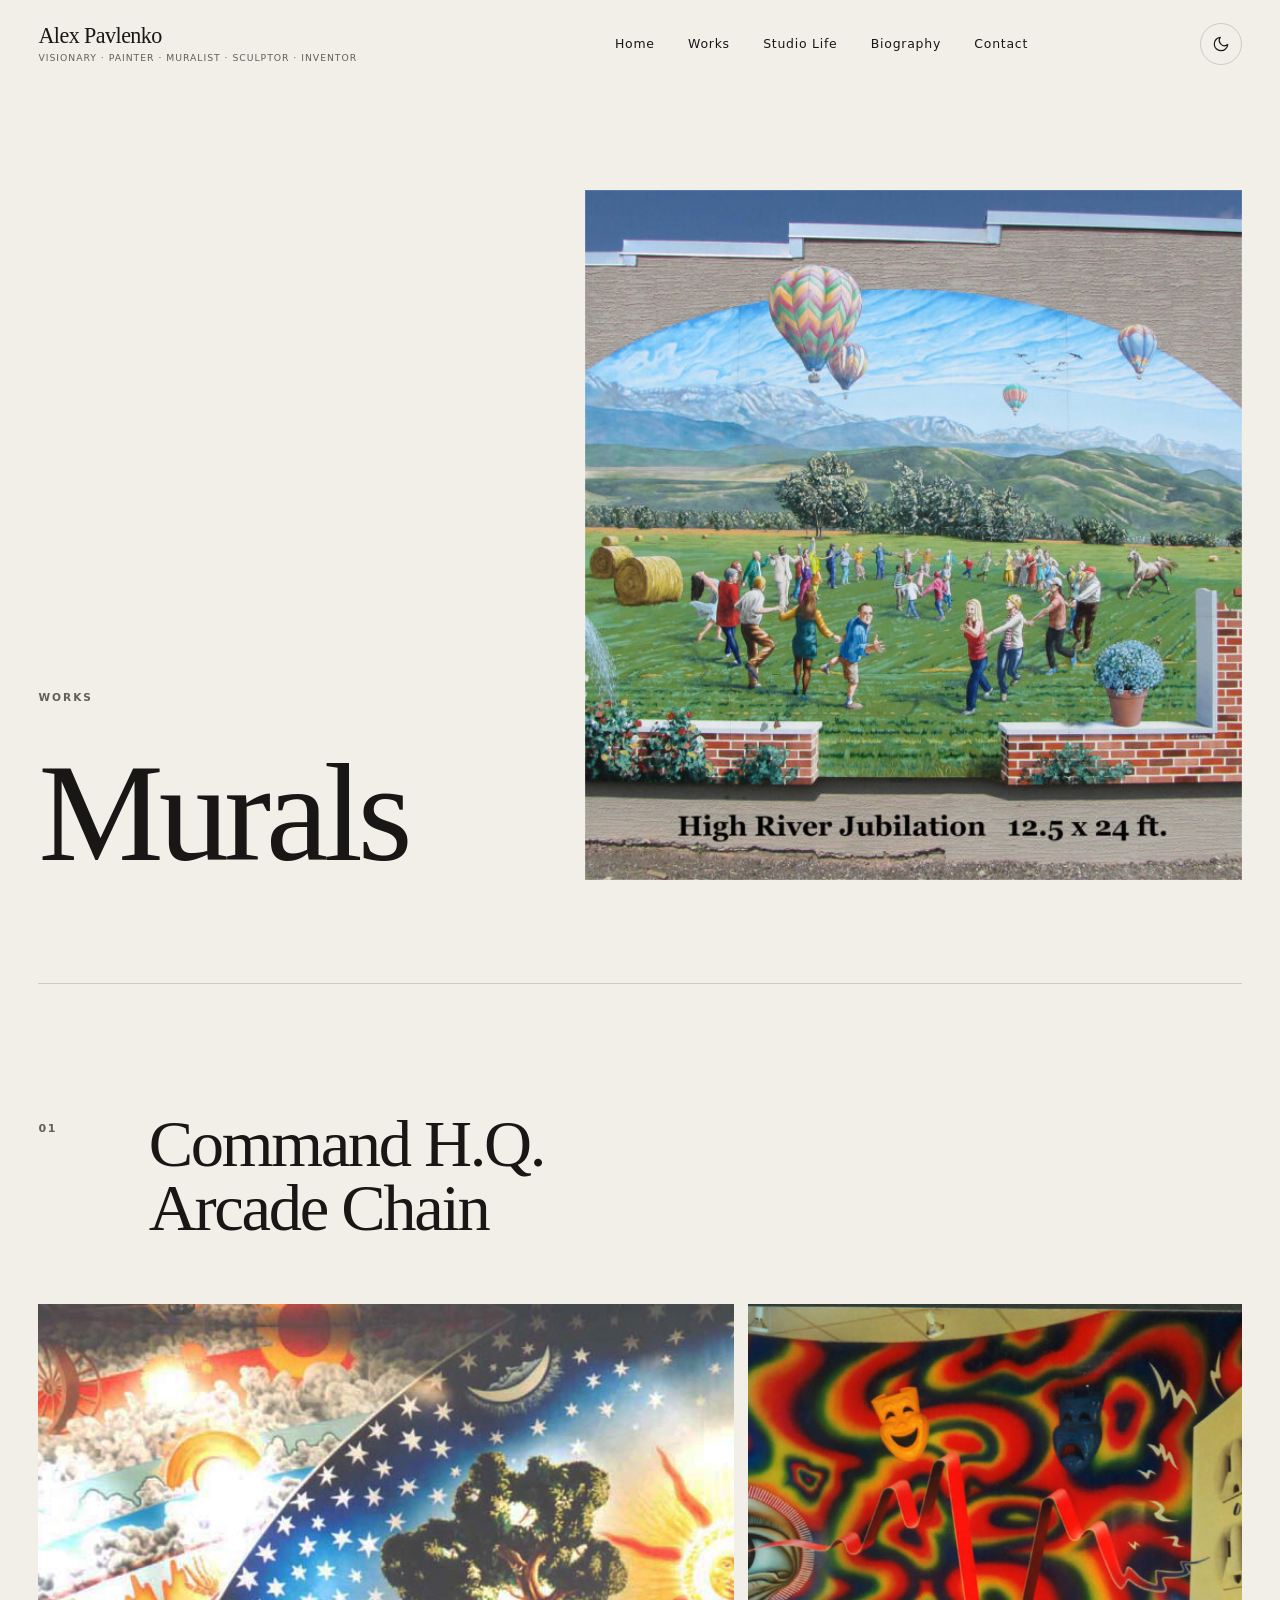
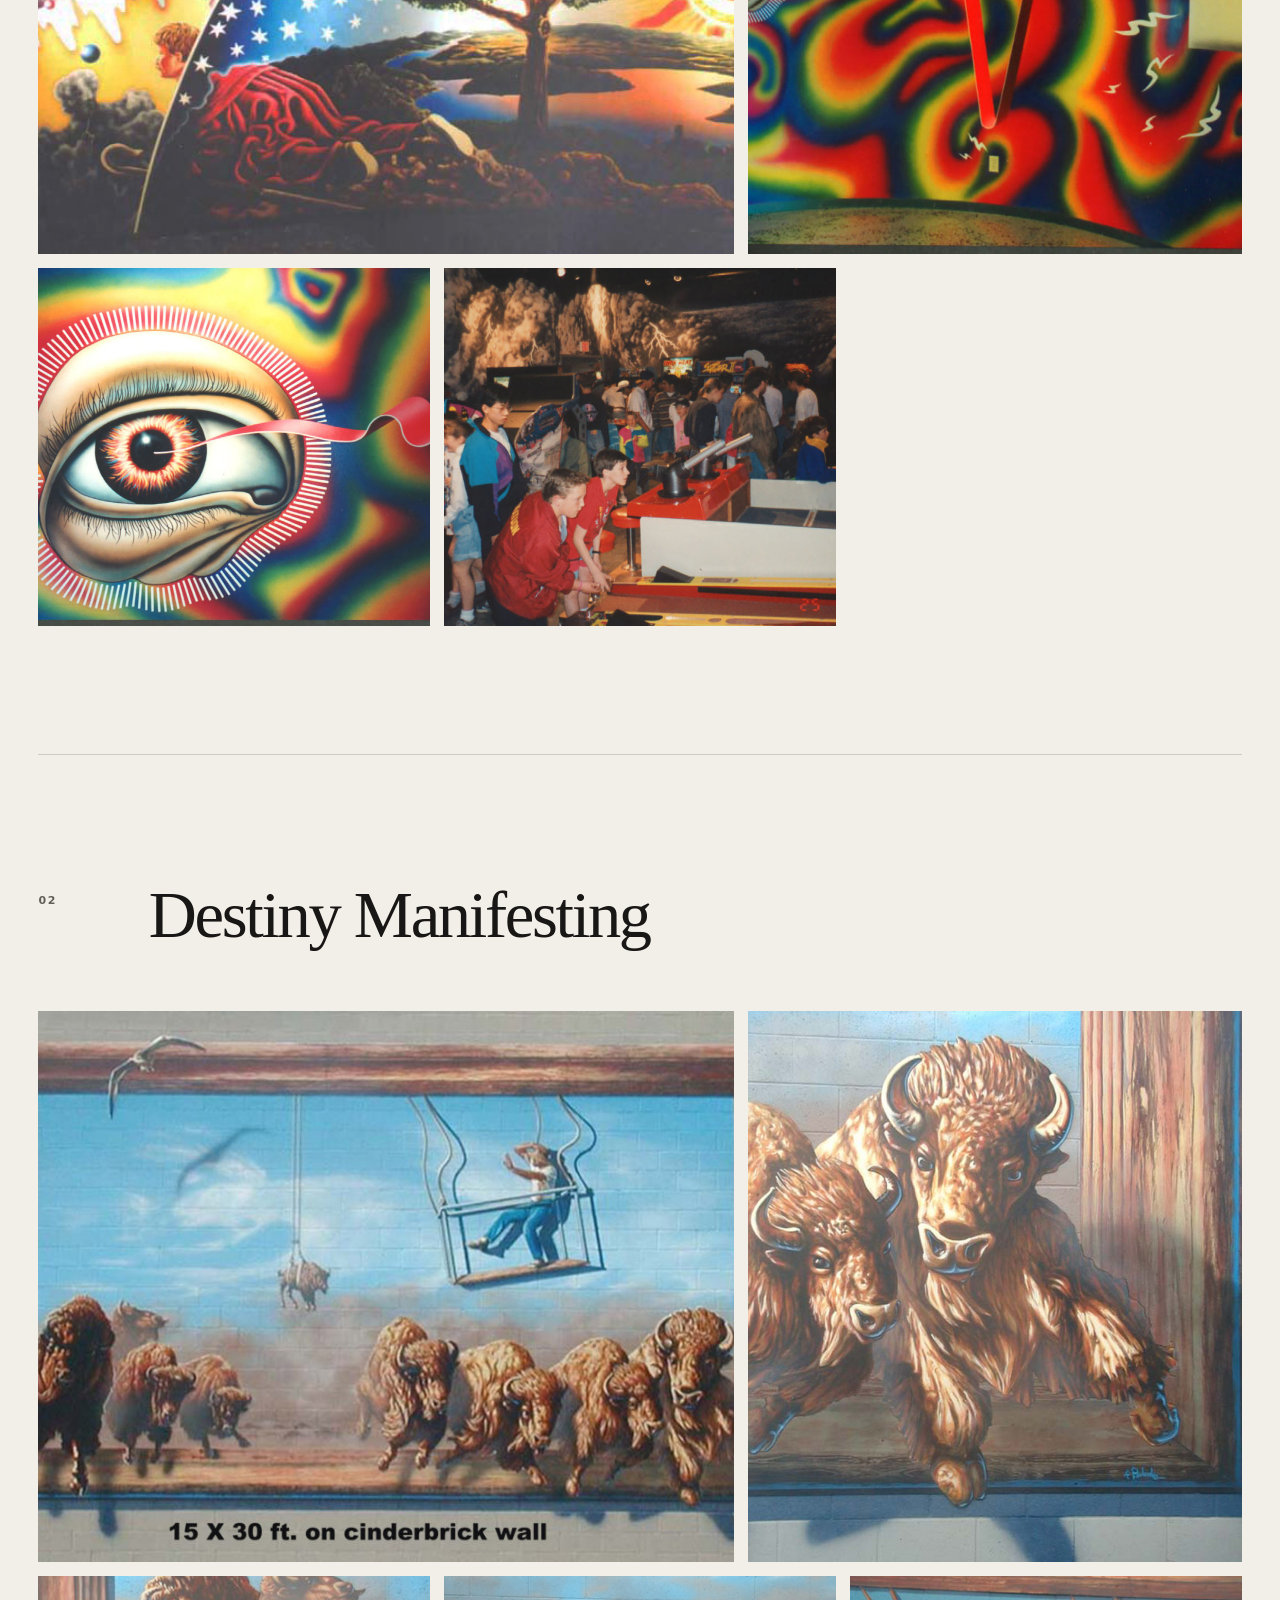
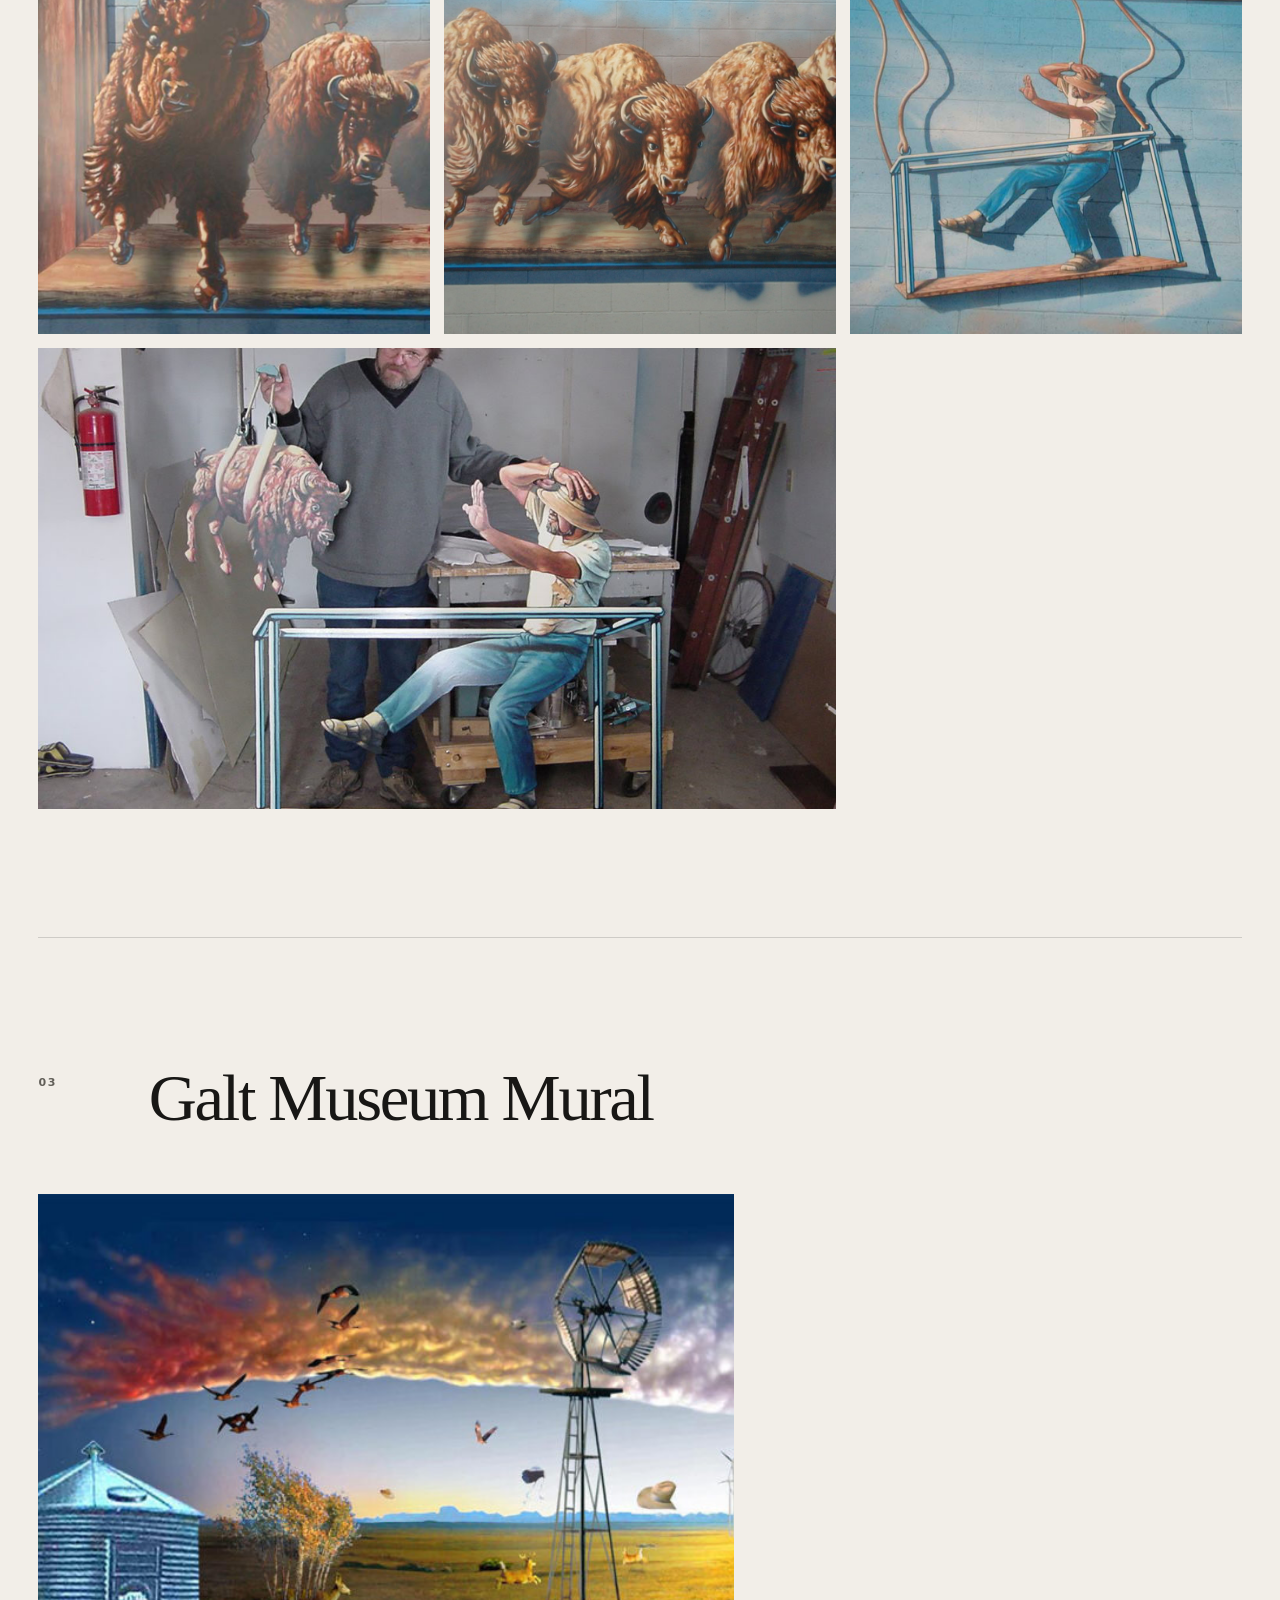
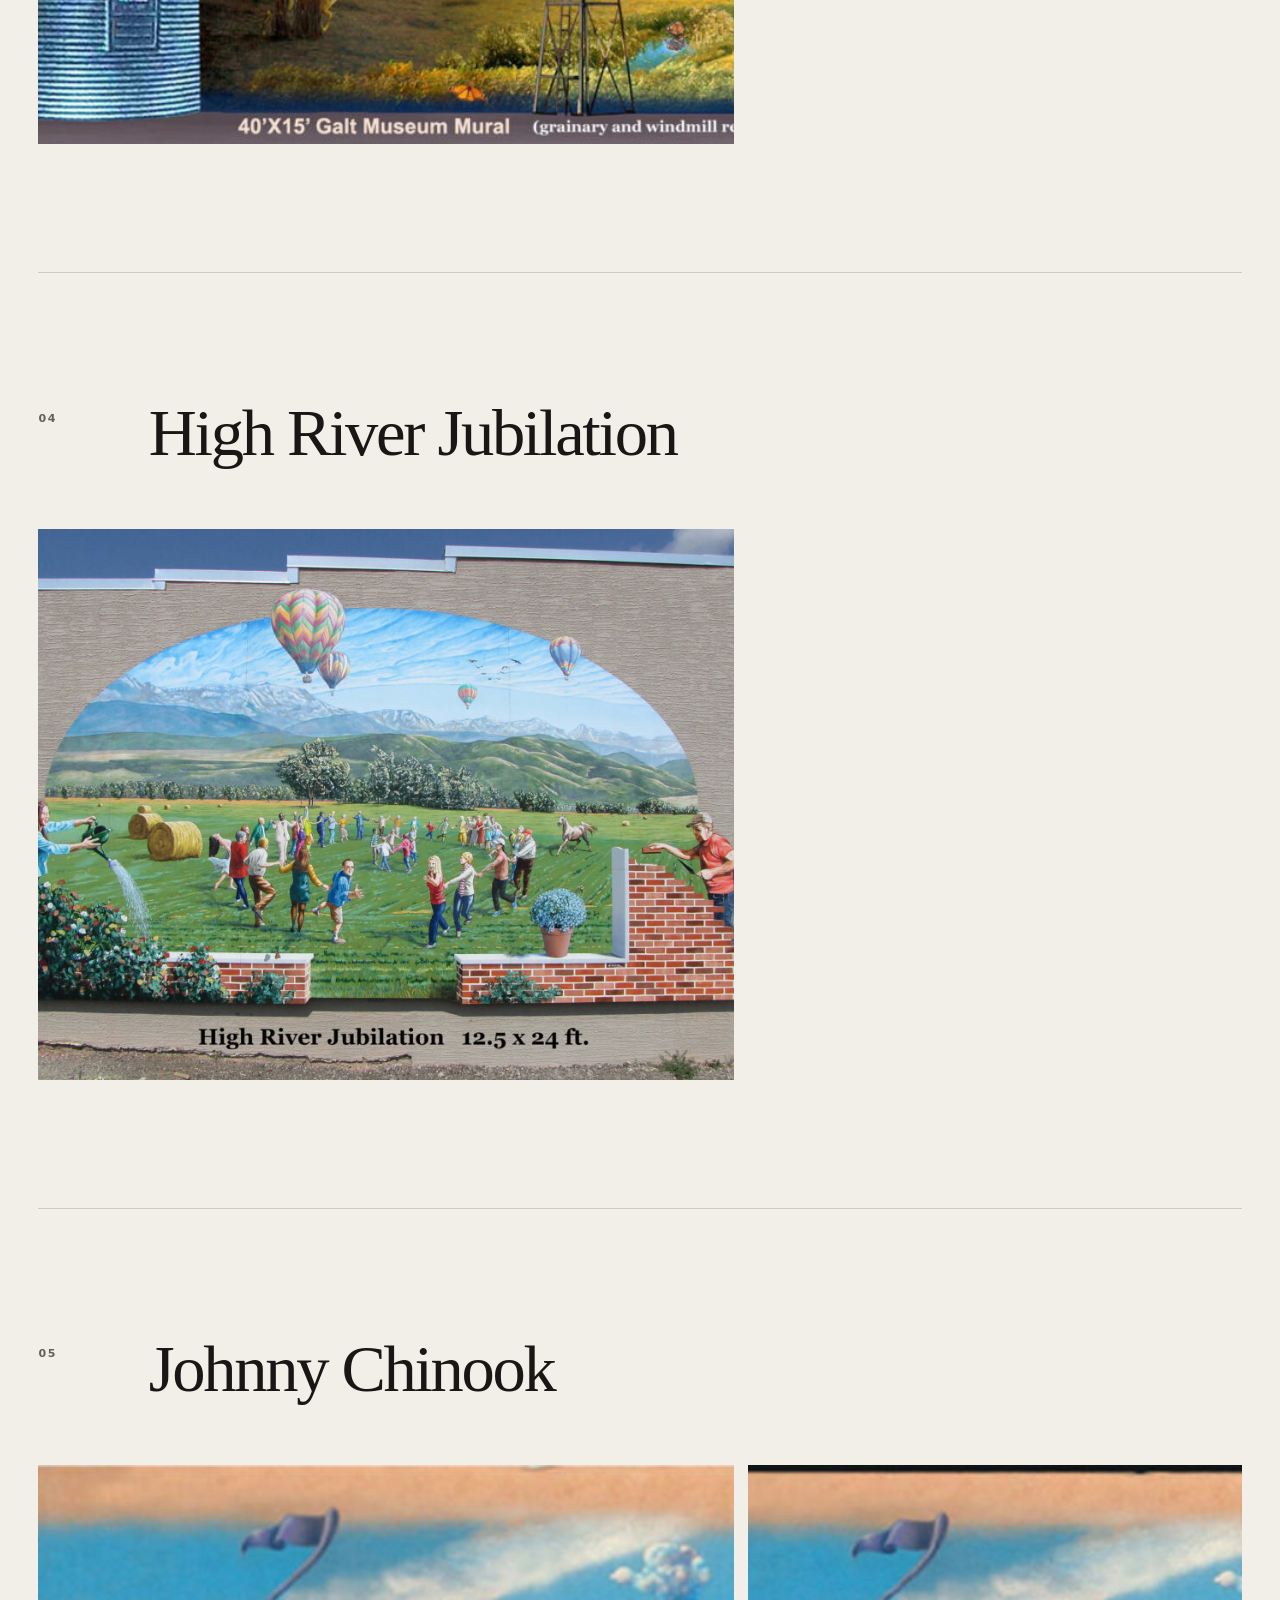
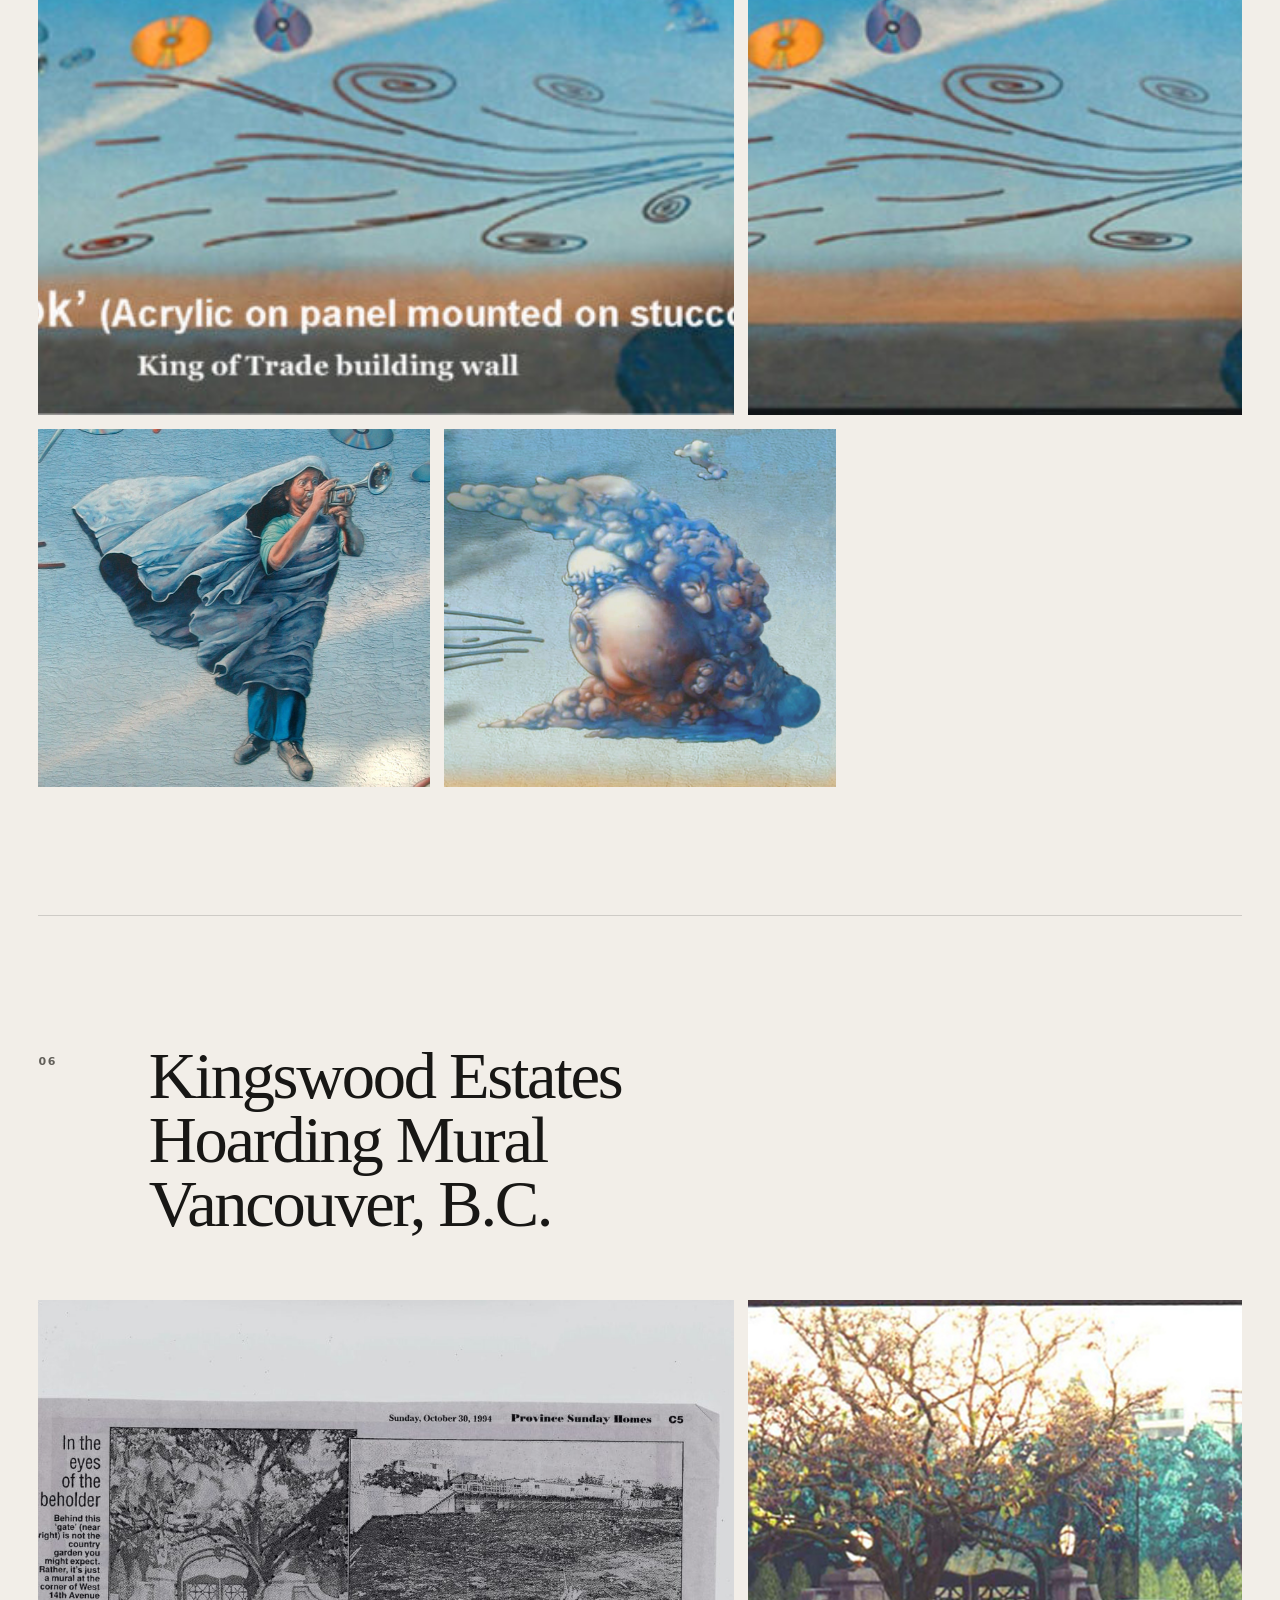
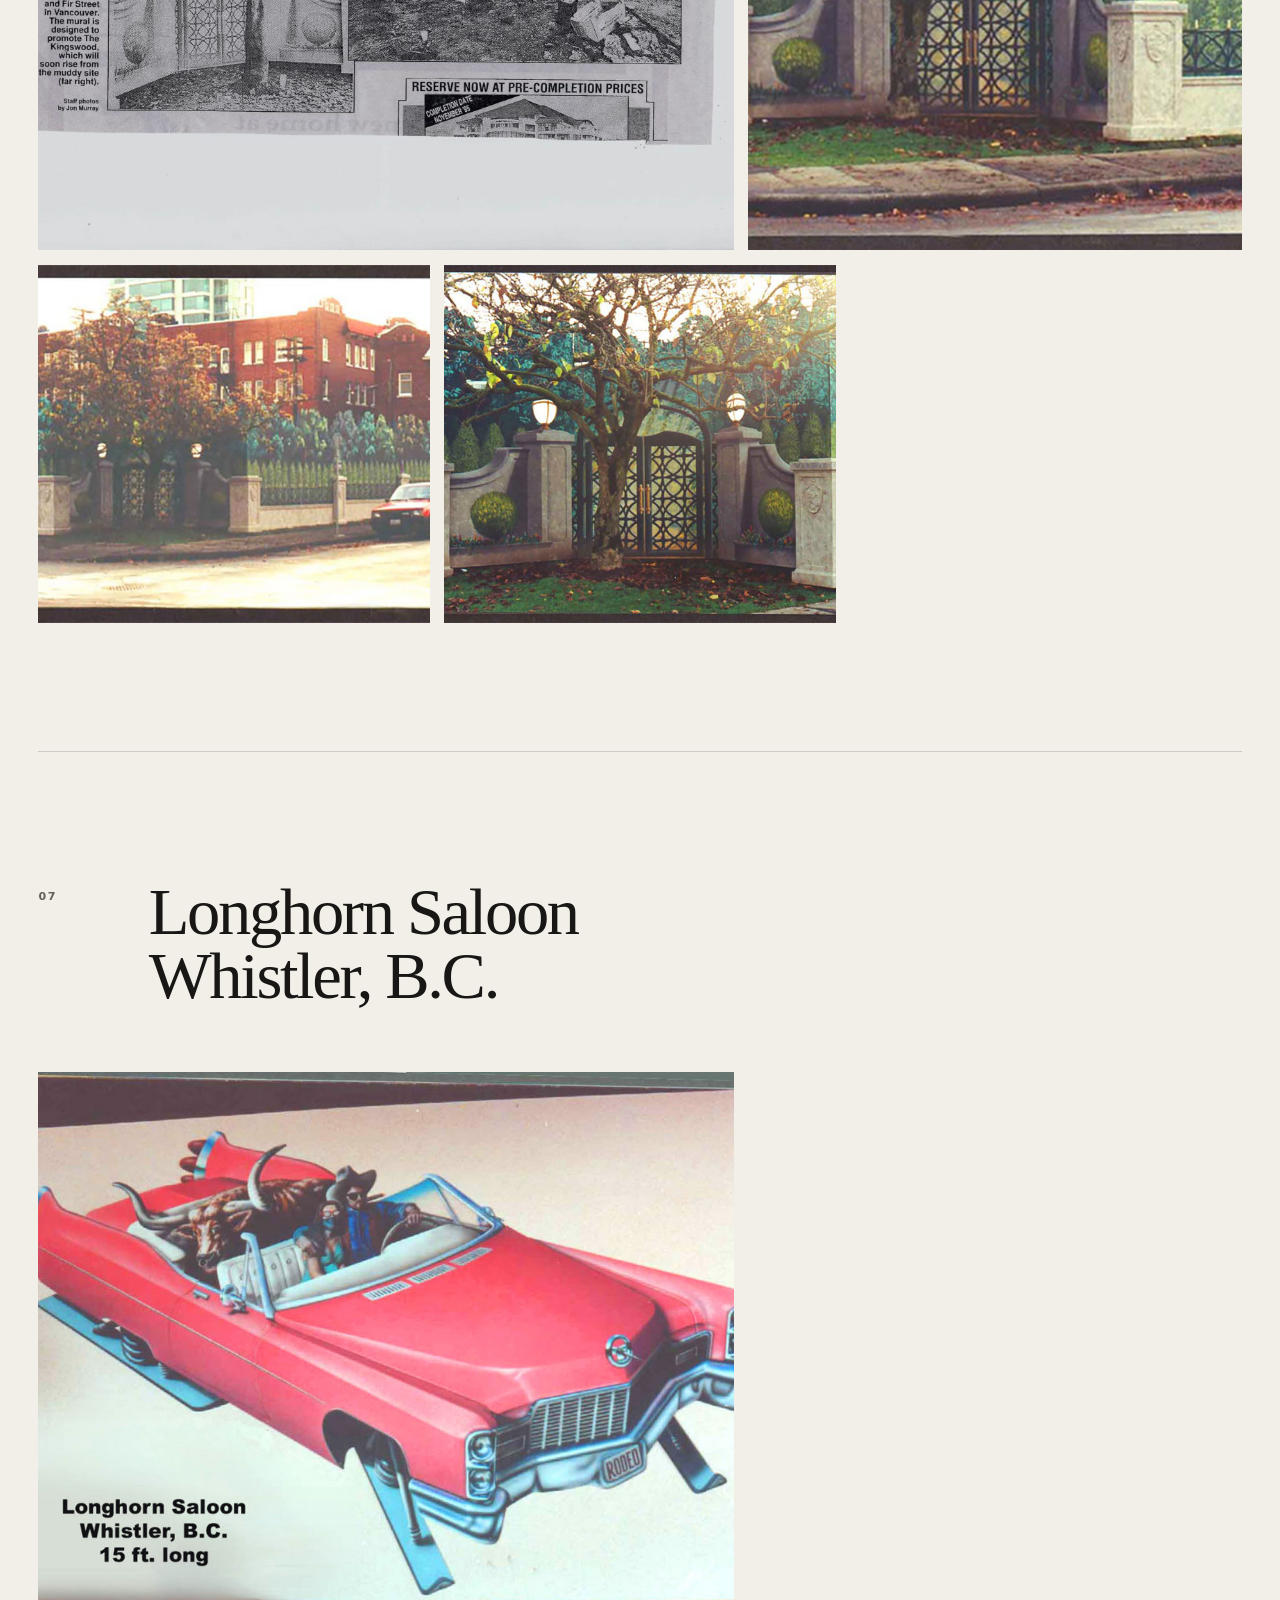
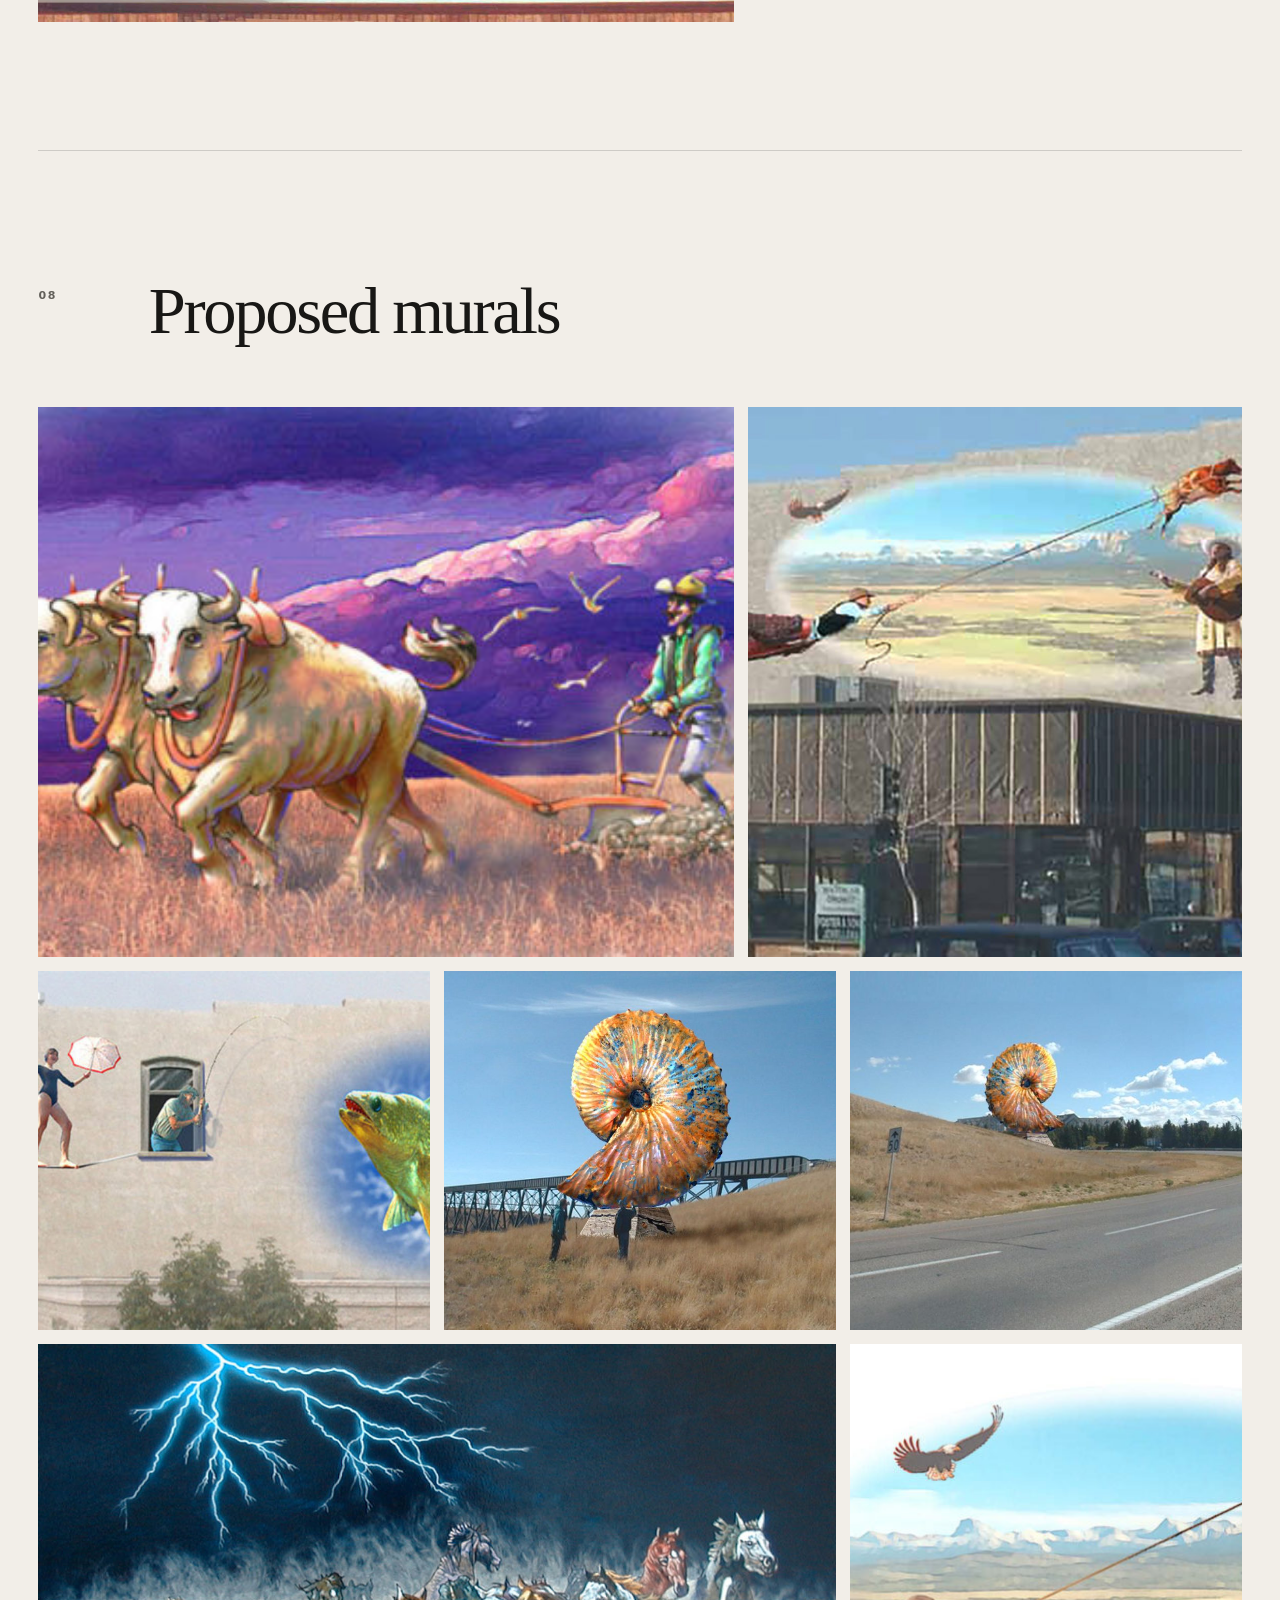
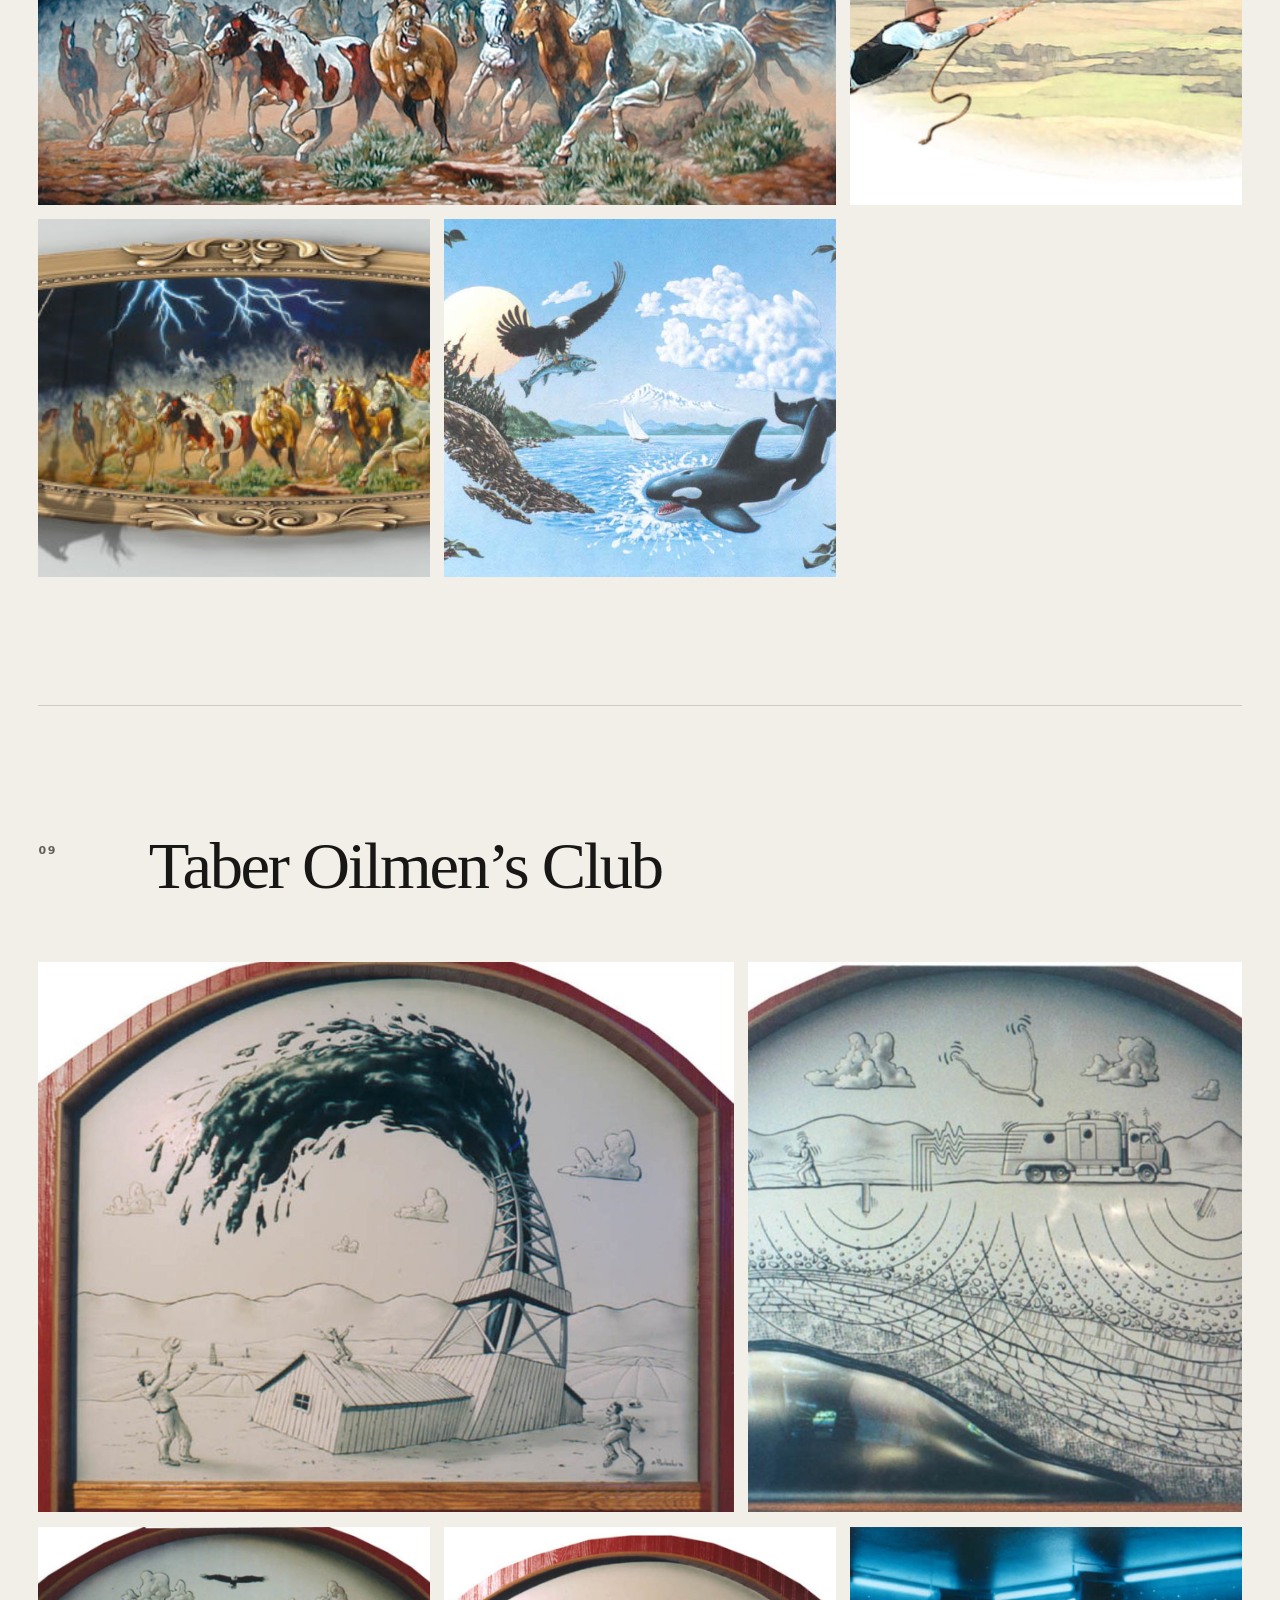
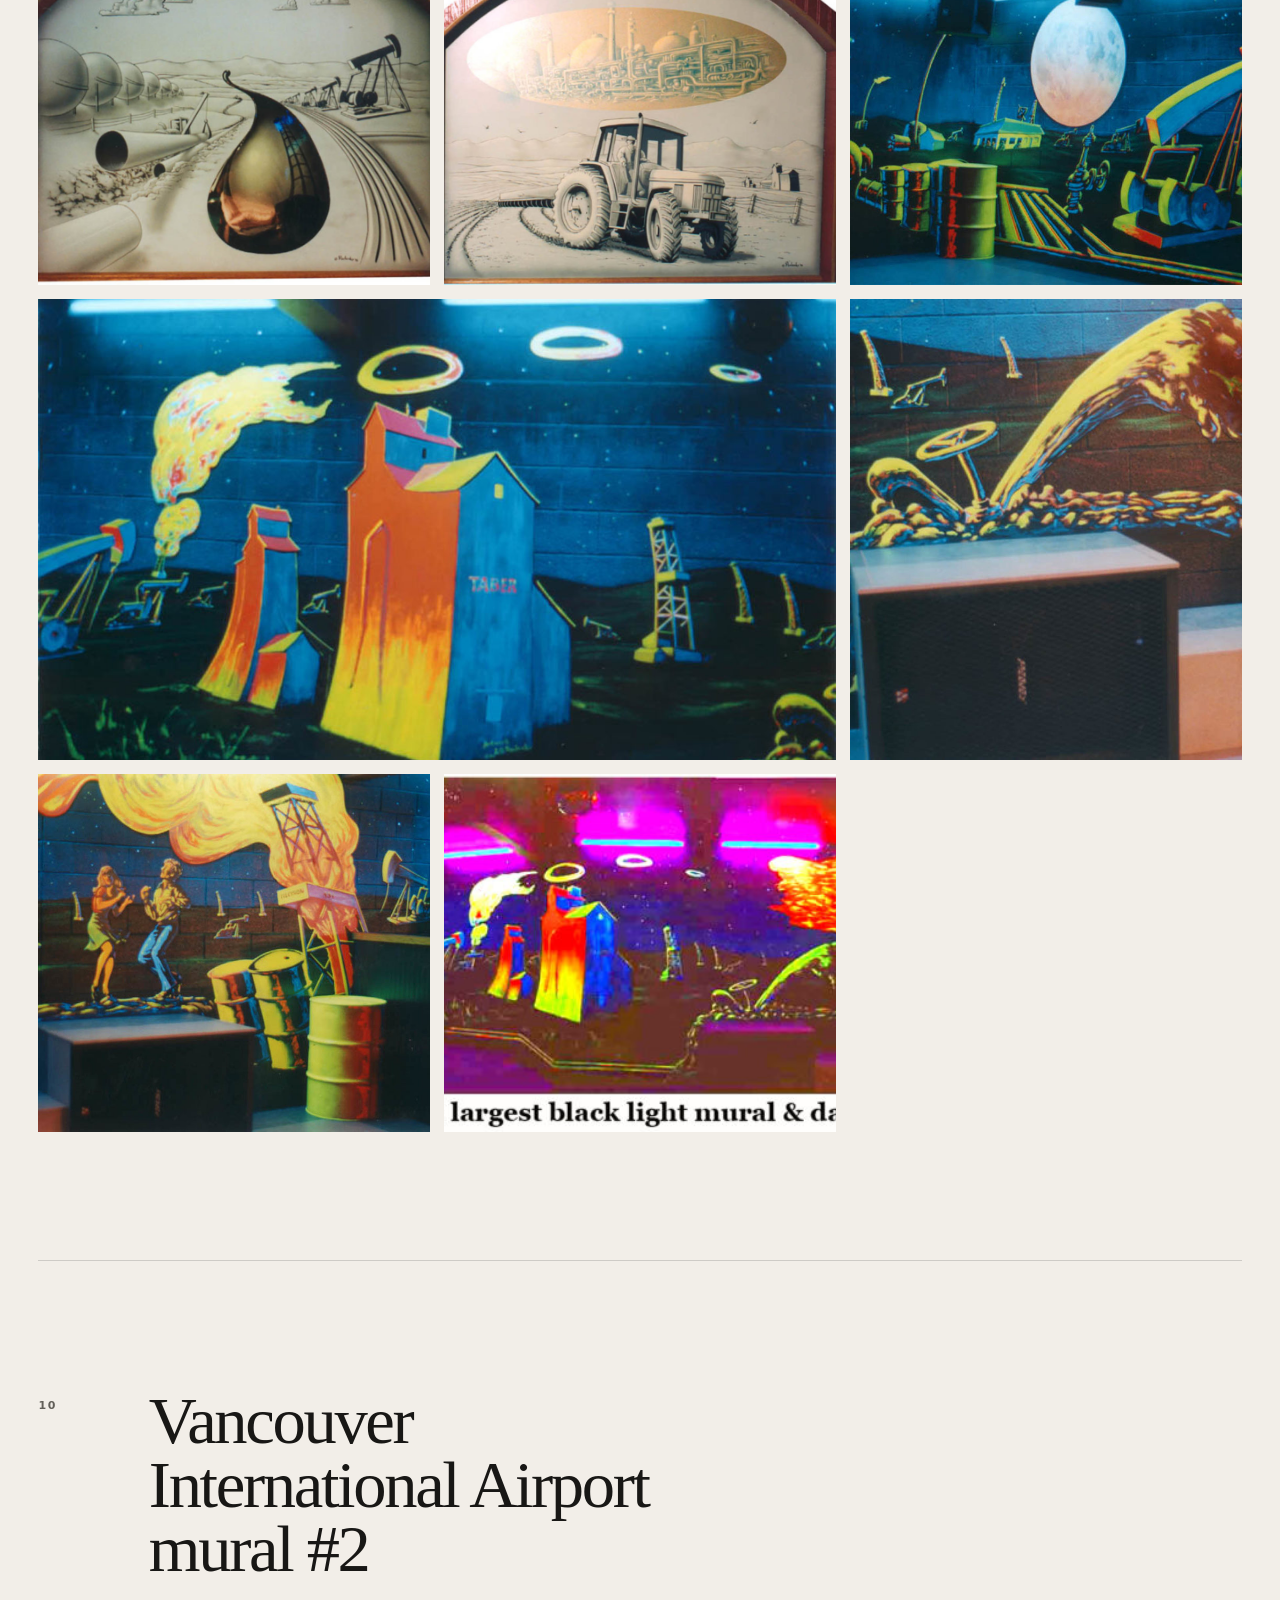
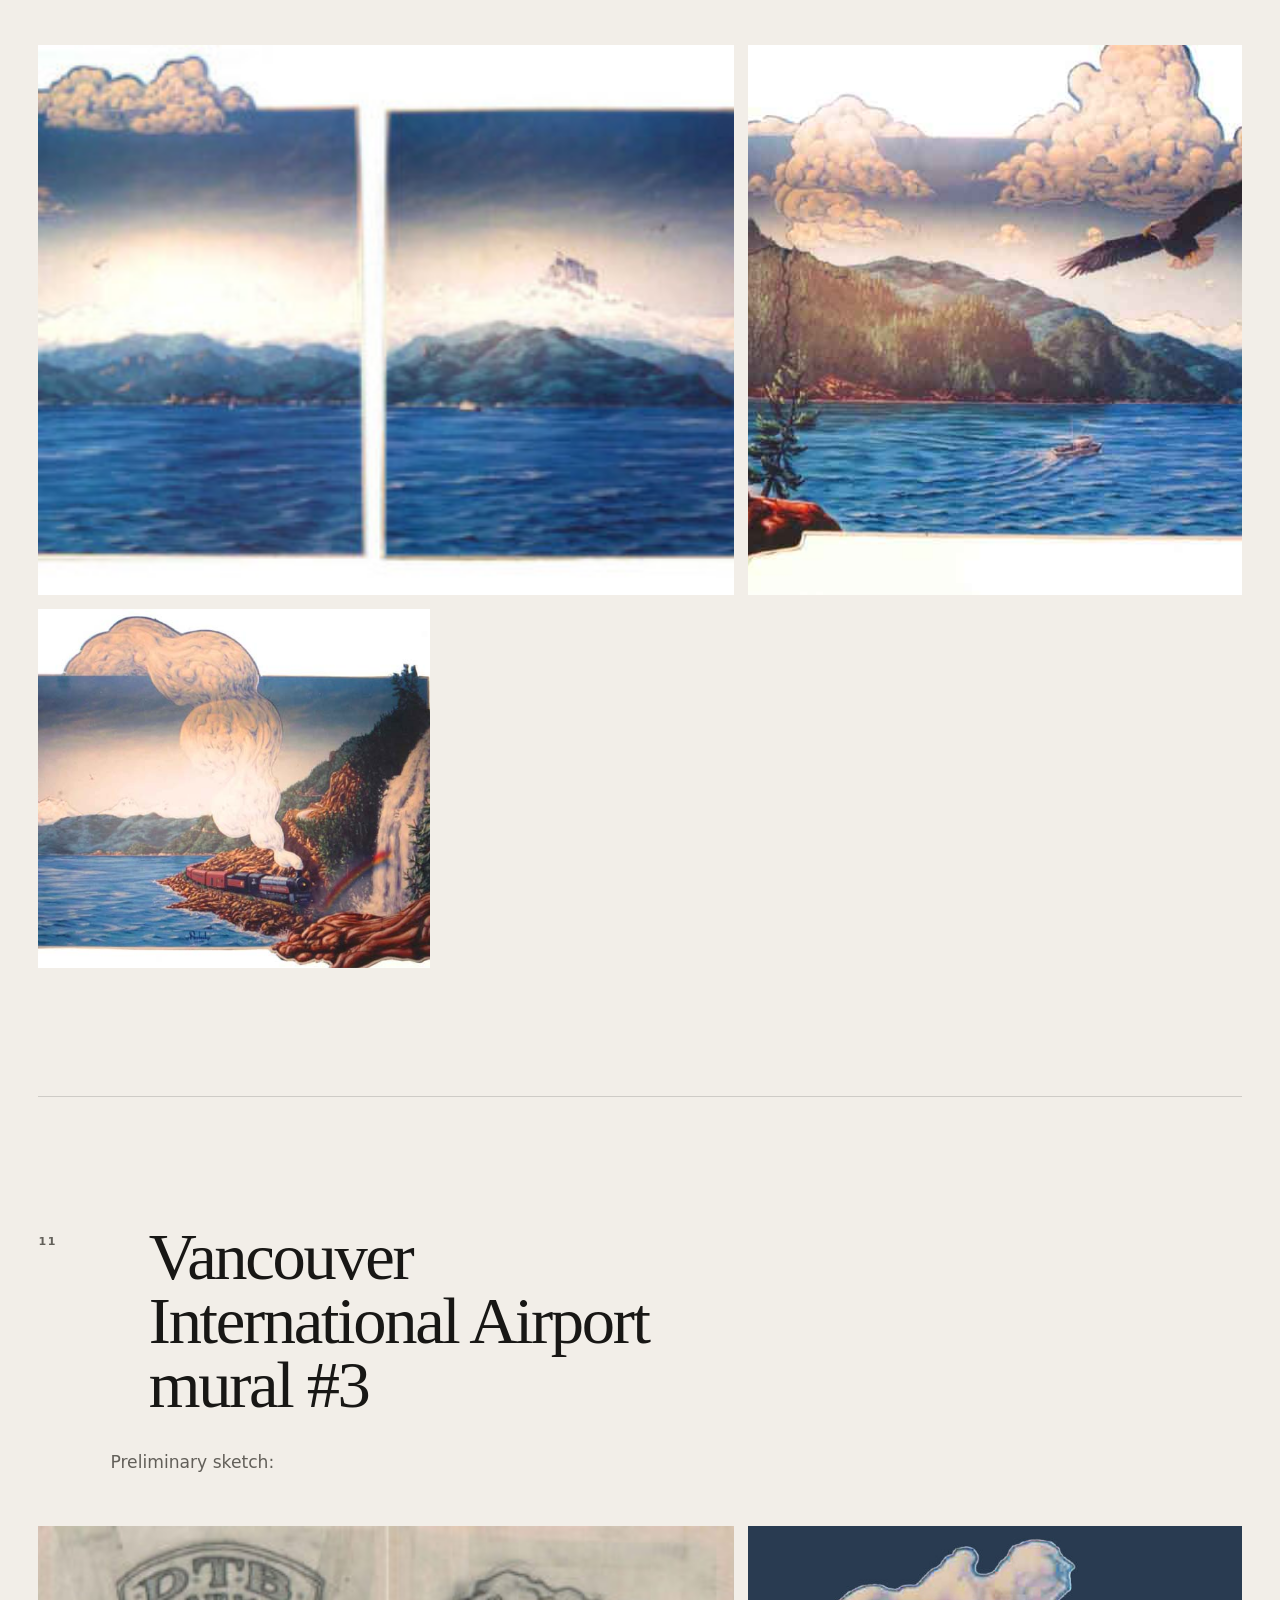
<file: works/murals/index.html>
<!doctype html>
<html lang="en">
<head>
  <meta charset="utf-8">
  <meta name="viewport" content="width=device-width, initial-scale=1">
  <meta name="color-scheme" content="light dark">
  <title>Murals - Alex Pavlenko Multi-faceted Canadian Fine Artist</title>
  <meta name="description" content="Destiny Manifesting, Galt Museum Mural, Johnny Chinook, Vancouver International Airport and more.">
  <meta name="robots" content="index, follow, max-image-preview:large">
  <link rel="canonical" href="https://alex.pavlenko.ca/works/murals/">
  <meta property="og:type" content="website">
  <meta property="og:title" content="Murals - Alex Pavlenko Multi-faceted Canadian Fine Artist">
  <meta property="og:description" content="Destiny Manifesting, Galt Museum Mural, Johnny Chinook, Vancouver International Airport and more.">
  <meta property="og:url" content="https://alex.pavlenko.ca/works/murals/">
  <meta property="og:site_name" content="Alex Pavlenko">
  <meta property="og:image" content="https://alex.pavlenko.ca/murals/High-River-Jubilation-copy-1024x643.jpg">
  <meta name="twitter:card" content="summary_large_image">
  <link rel="icon" href="/favicon.ico" sizes="any">
  <link rel="icon" href="/favicon-32x32.png" type="image/png">
  <link rel="apple-touch-icon" href="/apple-touch-icon.png">
  <link rel="manifest" href="/site.webmanifest">
  <link rel="stylesheet" href="/assets/css/site.css">
  <script src="/assets/js/theme-init.js"></script>
  <script src="/assets/js/site.js" defer></script>
</head>
<body class="gallery-layout">
<header class="site-header" data-header>
  <a class="skip-link" href="#main">Skip to content</a>
  <div class="site-header__inner">
    <a class="brand" href="/" aria-label="Alex Pavlenko home">
      <span class="brand__name">Alex Pavlenko</span>
      <span class="brand__tagline">Visionary · Painter · Muralist · Sculptor · Inventor</span>
    </a>
    <nav class="desktop-nav" aria-label="Primary navigation">
      <a href="/">Home</a>
      <div class="nav-group">
        <button type="button" class="nav-group__toggle" aria-expanded="false">Works</button>
        <div class="nav-popover">
          <a href="/works/paintings/">Paintings</a>
          <a href="/works/sculptures/">Sculptures</a>
          <a href="/works/drawings/">Drawings</a>
          <a href="/works/murals/" aria-current="page">Murals</a>
        </div>
      </div>
      <a href="/studio-life-blog/">Studio Life</a>
      <div class="nav-group">
        <button type="button" class="nav-group__toggle" aria-expanded="false">Biography</button>
        <div class="nav-popover">
          <a href="/biography/press-releases/">Press Releases</a>
          <a href="/biography/resume/">Resume</a>
        </div>
      </div>
      <a href="/contact/">Contact</a>
    </nav>
    <div class="header-actions">
      <button class="icon-button theme-toggle" type="button" data-theme-toggle aria-label="Switch color theme">
        <svg class="icon icon--sun" viewBox="0 0 24 24" aria-hidden="true"><circle cx="12" cy="12" r="4"/><path d="M12 2v2M12 20v2M4.93 4.93l1.42 1.42M17.66 17.66l1.41 1.41M2 12h2M20 12h2M4.93 19.07l1.42-1.41M17.66 6.34l1.41-1.41"/></svg>
        <svg class="icon icon--moon" viewBox="0 0 24 24" aria-hidden="true"><path d="M21 12.79A9 9 0 1 1 11.21 3 7 7 0 0 0 21 12.79Z"/></svg>
      </button>
      <button class="icon-button menu-toggle" type="button" data-menu-toggle aria-expanded="false" aria-controls="mobile-menu" aria-label="Open menu"><span></span><span></span></button>
    </div>
  </div>
  <div class="mobile-menu" id="mobile-menu" data-mobile-menu>
    <nav aria-label="Mobile navigation">
      <a href="/">Home</a>
      <div class="mobile-menu__group"><span>Works</span><a href="/works/paintings/">Paintings</a><a href="/works/sculptures/">Sculptures</a><a href="/works/drawings/">Drawings</a><a href="/works/murals/">Murals</a></div>
      <a href="/studio-life-blog/">Studio Life</a>
      <div class="mobile-menu__group"><span>Biography</span><a href="/biography/press-releases/">Press Releases</a><a href="/biography/resume/">Resume</a></div>
      <a href="/contact/">Contact</a>
    </nav>
  </div>
</header>
<main id="main"><section class="page-hero" data-reveal>
  <div class="page-hero__copy"><span class="eyebrow">Works</span><h1>Murals</h1></div>
  <div class="page-hero__media"><img src="/murals/High-River-Jubilation-copy-1024x643.jpg" alt="" fetchpriority="high"></div>
</section><div class="gallery-page"><section class="gallery-section" data-reveal><div class="section-heading"><span>01</span><h2>Command H.Q. Arcade Chain</h2></div><div class="art-grid" data-gallery><a class="art-card" href="/murals/Command-H.Q.-Regina-20ft.long_-1.jpg" data-lightbox-item data-index="0" aria-label="View Command H.Q. Regina 20ft.long 1 full size">
  <img src="/murals/Command-H.Q.-Regina-20ft.long_-1.jpg" alt="Command H.Q. Regina 20ft.long 1" loading="lazy" decoding="async">
  <span class="art-card__veil" aria-hidden="true"><svg viewBox="0 0 24 24"><path d="M8 3H3v5M16 3h5v5M8 21H3v-5M16 21h5v-5"/></svg></span>
</a><a class="art-card" href="/murals/r.-Maple-Ridge-Command-HQ-1-1024x733.jpg" data-lightbox-item data-index="1" aria-label="View r. Maple Ridge Command HQ 1 full size">
  <img src="/murals/r.-Maple-Ridge-Command-HQ-1-1024x733.jpg" alt="r. Maple Ridge Command HQ 1" loading="lazy" decoding="async">
  <span class="art-card__veil" aria-hidden="true"><svg viewBox="0 0 24 24"><path d="M8 3H3v5M16 3h5v5M8 21H3v-5M16 21h5v-5"/></svg></span>
</a><a class="art-card" href="/murals/s.-Maple-Ridge-Command-HQ-detail-1-1024x697.jpg" data-lightbox-item data-index="2" aria-label="View s. Maple Ridge Command HQ detail 1 full size">
  <img src="/murals/s.-Maple-Ridge-Command-HQ-detail-1-1024x697.jpg" alt="s. Maple Ridge Command HQ detail 1" loading="lazy" decoding="async">
  <span class="art-card__veil" aria-hidden="true"><svg viewBox="0 0 24 24"><path d="M8 3H3v5M16 3h5v5M8 21H3v-5M16 21h5v-5"/></svg></span>
</a><a class="art-card" href="/murals/t.-Saskatoon-Command-HQ-1-1024x648.jpg" data-lightbox-item data-index="3" aria-label="View t. Saskatoon Command HQ 1 full size">
  <img src="/murals/t.-Saskatoon-Command-HQ-1-1024x648.jpg" alt="t. Saskatoon Command HQ 1" loading="lazy" decoding="async">
  <span class="art-card__veil" aria-hidden="true"><svg viewBox="0 0 24 24"><path d="M8 3H3v5M16 3h5v5M8 21H3v-5M16 21h5v-5"/></svg></span>
</a></div></section><section class="gallery-section" data-reveal><div class="section-heading"><span>02</span><h2>Destiny Manifesting</h2></div><div class="art-grid" data-gallery><a class="art-card" href="/murals/Destiny-Manifesting-copy-1024x609.jpg" data-lightbox-item data-index="0" aria-label="View Destiny Manifesting copy full size">
  <img src="/murals/Destiny-Manifesting-copy-1024x609.jpg" alt="Destiny Manifesting copy" loading="lazy" decoding="async">
  <span class="art-card__veil" aria-hidden="true"><svg viewBox="0 0 24 24"><path d="M8 3H3v5M16 3h5v5M8 21H3v-5M16 21h5v-5"/></svg></span>
</a><a class="art-card" href="/murals/buffalo-close-up-1-copy-833x1024.jpg" data-lightbox-item data-index="1" aria-label="View buffalo close up 1 copy full size">
  <img src="/murals/buffalo-close-up-1-copy-833x1024.jpg" alt="buffalo close up 1 copy" loading="lazy" decoding="async">
  <span class="art-card__veil" aria-hidden="true"><svg viewBox="0 0 24 24"><path d="M8 3H3v5M16 3h5v5M8 21H3v-5M16 21h5v-5"/></svg></span>
</a><a class="art-card" href="/murals/buffalo-close-up-2-copy-824x1024.jpg" data-lightbox-item data-index="2" aria-label="View buffalo close up 2 copy full size">
  <img src="/murals/buffalo-close-up-2-copy-824x1024.jpg" alt="buffalo close up 2 copy" loading="lazy" decoding="async">
  <span class="art-card__veil" aria-hidden="true"><svg viewBox="0 0 24 24"><path d="M8 3H3v5M16 3h5v5M8 21H3v-5M16 21h5v-5"/></svg></span>
</a><a class="art-card" href="/murals/buffalo-close-up-3-1024x750.jpg" data-lightbox-item data-index="3" aria-label="View buffalo close up 3 full size">
  <img src="/murals/buffalo-close-up-3-1024x750.jpg" alt="buffalo close up 3" loading="lazy" decoding="async">
  <span class="art-card__veil" aria-hidden="true"><svg viewBox="0 0 24 24"><path d="M8 3H3v5M16 3h5v5M8 21H3v-5M16 21h5v-5"/></svg></span>
</a><a class="art-card" href="/murals/buffalo-rider-copy-1024x883.jpg" data-lightbox-item data-index="4" aria-label="View buffalo rider copy full size">
  <img src="/murals/buffalo-rider-copy-1024x883.jpg" alt="buffalo rider copy" loading="lazy" decoding="async">
  <span class="art-card__veil" aria-hidden="true"><svg viewBox="0 0 24 24"><path d="M8 3H3v5M16 3h5v5M8 21H3v-5M16 21h5v-5"/></svg></span>
</a><a class="art-card" href="/murals/i.-Destiny-Manifesting-detail-1-1024x768.jpg" data-lightbox-item data-index="5" aria-label="View i. Destiny Manifesting detail 1 full size">
  <img src="/murals/i.-Destiny-Manifesting-detail-1-1024x768.jpg" alt="i. Destiny Manifesting detail 1" loading="lazy" decoding="async">
  <span class="art-card__veil" aria-hidden="true"><svg viewBox="0 0 24 24"><path d="M8 3H3v5M16 3h5v5M8 21H3v-5M16 21h5v-5"/></svg></span>
</a></div></section><section class="gallery-section" data-reveal><div class="section-heading"><span>03</span><h2>Galt Museum Mural</h2></div><div class="art-grid" data-gallery><a class="art-card" href="/murals/galt-museum-2-1024x468.jpg" data-lightbox-item data-index="0" aria-label="View galt museum 2 full size">
  <img src="/murals/galt-museum-2-1024x468.jpg" alt="galt museum 2" loading="lazy" decoding="async">
  <span class="art-card__veil" aria-hidden="true"><svg viewBox="0 0 24 24"><path d="M8 3H3v5M16 3h5v5M8 21H3v-5M16 21h5v-5"/></svg></span>
</a></div></section><section class="gallery-section" data-reveal><div class="section-heading"><span>04</span><h2>High River Jubilation</h2></div><div class="art-grid" data-gallery><a class="art-card" href="/murals/High-River-Jubilation-copy-1024x643.jpg" data-lightbox-item data-index="0" aria-label="View High River Jubilation copy full size">
  <img src="/murals/High-River-Jubilation-copy-1024x643.jpg" alt="High River Jubilation copy" loading="lazy" decoding="async">
  <span class="art-card__veil" aria-hidden="true"><svg viewBox="0 0 24 24"><path d="M8 3H3v5M16 3h5v5M8 21H3v-5M16 21h5v-5"/></svg></span>
</a></div></section><section class="gallery-section" data-reveal><div class="section-heading"><span>05</span><h2>Johnny Chinook</h2></div><div class="art-grid" data-gallery><a class="art-card" href="/murals/Johnny-Chinook-mural-copy-1024x318.jpg" data-lightbox-item data-index="0" aria-label="View Johnny Chinook mural copy full size">
  <img src="/murals/Johnny-Chinook-mural-copy-1024x318.jpg" alt="Johnny Chinook mural copy" loading="lazy" decoding="async">
  <span class="art-card__veil" aria-hidden="true"><svg viewBox="0 0 24 24"><path d="M8 3H3v5M16 3h5v5M8 21H3v-5M16 21h5v-5"/></svg></span>
</a><a class="art-card" href="/murals/chinook-mural-2-1024x324.jpg" data-lightbox-item data-index="1" aria-label="View chinook mural 2 full size">
  <img src="/murals/chinook-mural-2-1024x324.jpg" alt="chinook mural 2" loading="lazy" decoding="async">
  <span class="art-card__veil" aria-hidden="true"><svg viewBox="0 0 24 24"><path d="M8 3H3v5M16 3h5v5M8 21H3v-5M16 21h5v-5"/></svg></span>
</a><a class="art-card" href="/murals/chinook-mural-2a-768x1024.jpg" data-lightbox-item data-index="2" aria-label="View chinook mural 2a full size">
  <img src="/murals/chinook-mural-2a-768x1024.jpg" alt="chinook mural 2a" loading="lazy" decoding="async">
  <span class="art-card__veil" aria-hidden="true"><svg viewBox="0 0 24 24"><path d="M8 3H3v5M16 3h5v5M8 21H3v-5M16 21h5v-5"/></svg></span>
</a><a class="art-card" href="/murals/chinook-mural-2b-1024x875.jpg" data-lightbox-item data-index="3" aria-label="View chinook mural 2b full size">
  <img src="/murals/chinook-mural-2b-1024x875.jpg" alt="chinook mural 2b" loading="lazy" decoding="async">
  <span class="art-card__veil" aria-hidden="true"><svg viewBox="0 0 24 24"><path d="M8 3H3v5M16 3h5v5M8 21H3v-5M16 21h5v-5"/></svg></span>
</a></div></section><section class="gallery-section" data-reveal><div class="section-heading"><span>06</span><h2>Kingswood Estates Hoarding Mural Vancouver, B.C.</h2></div><div class="art-grid" data-gallery><a class="art-card" href="/murals/1994_Kingswood-Estates-1024x792.jpg" data-lightbox-item data-index="0" aria-label="View 1994 Kingswood Estates full size">
  <img src="/murals/1994_Kingswood-Estates-1024x792.jpg" alt="1994 Kingswood Estates" loading="lazy" decoding="async">
  <span class="art-card__veil" aria-hidden="true"><svg viewBox="0 0 24 24"><path d="M8 3H3v5M16 3h5v5M8 21H3v-5M16 21h5v-5"/></svg></span>
</a><a class="art-card" href="/murals/ap01Kingswood1994.jpg" data-lightbox-item data-index="1" aria-label="View ap01Kingswood1994 full size">
  <img src="/murals/ap01Kingswood1994.jpg" alt="ap01Kingswood1994" loading="lazy" decoding="async">
  <span class="art-card__veil" aria-hidden="true"><svg viewBox="0 0 24 24"><path d="M8 3H3v5M16 3h5v5M8 21H3v-5M16 21h5v-5"/></svg></span>
</a><a class="art-card" href="/murals/n.-Kingswood-Estates-hoarding-60-x-3.4m-1-1024x493.jpg" data-lightbox-item data-index="2" aria-label="View n. Kingswood Estates hoarding 60 x 3.4m 1 full size">
  <img src="/murals/n.-Kingswood-Estates-hoarding-60-x-3.4m-1-1024x493.jpg" alt="n. Kingswood Estates hoarding 60 x 3.4m 1" loading="lazy" decoding="async">
  <span class="art-card__veil" aria-hidden="true"><svg viewBox="0 0 24 24"><path d="M8 3H3v5M16 3h5v5M8 21H3v-5M16 21h5v-5"/></svg></span>
</a><a class="art-card" href="/murals/o.-Kingswood-Estates-hoarding-1-1024x681.jpg" data-lightbox-item data-index="3" aria-label="View o. Kingswood Estates hoarding 1 full size">
  <img src="/murals/o.-Kingswood-Estates-hoarding-1-1024x681.jpg" alt="o. Kingswood Estates hoarding 1" loading="lazy" decoding="async">
  <span class="art-card__veil" aria-hidden="true"><svg viewBox="0 0 24 24"><path d="M8 3H3v5M16 3h5v5M8 21H3v-5M16 21h5v-5"/></svg></span>
</a></div></section><section class="gallery-section" data-reveal><div class="section-heading"><span>07</span><h2>Longhorn Saloon Whistler, B.C.</h2></div><div class="art-grid" data-gallery><a class="art-card" href="/murals/q.-Longhorn-Saloon-Whistler-4.5m-long-1-1024x710.jpg" data-lightbox-item data-index="0" aria-label="View q. Longhorn Saloon Whistler 4.5m long 1 full size">
  <img src="/murals/q.-Longhorn-Saloon-Whistler-4.5m-long-1-1024x710.jpg" alt="q. Longhorn Saloon Whistler 4.5m long 1" loading="lazy" decoding="async">
  <span class="art-card__veil" aria-hidden="true"><svg viewBox="0 0 24 24"><path d="M8 3H3v5M16 3h5v5M8 21H3v-5M16 21h5v-5"/></svg></span>
</a></div></section><section class="gallery-section" data-reveal><div class="section-heading"><span>08</span><h2>Proposed murals</h2></div><div class="art-grid" data-gallery><a class="art-card" href="/murals/1a.-sodbuster-1024x294.jpg" data-lightbox-item data-index="0" aria-label="View 1a. sodbuster full size">
  <img src="/murals/1a.-sodbuster-1024x294.jpg" alt="1a. sodbuster" loading="lazy" decoding="async">
  <span class="art-card__veil" aria-hidden="true"><svg viewBox="0 0 24 24"><path d="M8 3H3v5M16 3h5v5M8 21H3v-5M16 21h5v-5"/></svg></span>
</a><a class="art-card" href="/murals/2.-rodeo-on-wall-2-1024x662.jpg" data-lightbox-item data-index="1" aria-label="View 2. rodeo on wall 2 full size">
  <img src="/murals/2.-rodeo-on-wall-2-1024x662.jpg" alt="2. rodeo on wall 2" loading="lazy" decoding="async">
  <span class="art-card__veil" aria-hidden="true"><svg viewBox="0 0 24 24"><path d="M8 3H3v5M16 3h5v5M8 21H3v-5M16 21h5v-5"/></svg></span>
</a><a class="art-card" href="/murals/3.-dramatic-alternative-to-rodeo-1024x463.jpg" data-lightbox-item data-index="2" aria-label="View 3. dramatic alternative to rodeo full size">
  <img src="/murals/3.-dramatic-alternative-to-rodeo-1024x463.jpg" alt="3. dramatic alternative to rodeo" loading="lazy" decoding="async">
  <span class="art-card__veil" aria-hidden="true"><svg viewBox="0 0 24 24"><path d="M8 3H3v5M16 3h5v5M8 21H3v-5M16 21h5v-5"/></svg></span>
</a><a class="art-card" href="/murals/ammonite-sculpture-1-1024x693.jpg" data-lightbox-item data-index="3" aria-label="View ammonite sculpture 1 full size">
  <img src="/murals/ammonite-sculpture-1-1024x693.jpg" alt="ammonite sculpture 1" loading="lazy" decoding="async">
  <span class="art-card__veil" aria-hidden="true"><svg viewBox="0 0 24 24"><path d="M8 3H3v5M16 3h5v5M8 21H3v-5M16 21h5v-5"/></svg></span>
</a><a class="art-card" href="/murals/ammonite-sculpture-2-1024x539.jpg" data-lightbox-item data-index="4" aria-label="View ammonite sculpture 2 full size">
  <img src="/murals/ammonite-sculpture-2-1024x539.jpg" alt="ammonite sculpture 2" loading="lazy" decoding="async">
  <span class="art-card__veil" aria-hidden="true"><svg viewBox="0 0 24 24"><path d="M8 3H3v5M16 3h5v5M8 21H3v-5M16 21h5v-5"/></svg></span>
</a><a class="art-card" href="/murals/stampede-1024x694.jpg" data-lightbox-item data-index="5" aria-label="View stampede full size">
  <img src="/murals/stampede-1024x694.jpg" alt="stampede" loading="lazy" decoding="async">
  <span class="art-card__veil" aria-hidden="true"><svg viewBox="0 0 24 24"><path d="M8 3H3v5M16 3h5v5M8 21H3v-5M16 21h5v-5"/></svg></span>
</a><a class="art-card" href="/murals/rodeo-1024x458.jpg" data-lightbox-item data-index="6" aria-label="View rodeo full size">
  <img src="/murals/rodeo-1024x458.jpg" alt="rodeo" loading="lazy" decoding="async">
  <span class="art-card__veil" aria-hidden="true"><svg viewBox="0 0 24 24"><path d="M8 3H3v5M16 3h5v5M8 21H3v-5M16 21h5v-5"/></svg></span>
</a><a class="art-card" href="/murals/Along-for-the-ride-24x8-1-1024x268.jpg" data-lightbox-item data-index="7" aria-label="View Along for the ride 24x8 1 full size">
  <img src="/murals/Along-for-the-ride-24x8-1-1024x268.jpg" alt="Along for the ride 24x8 1" loading="lazy" decoding="async">
  <span class="art-card__veil" aria-hidden="true"><svg viewBox="0 0 24 24"><path d="M8 3H3v5M16 3h5v5M8 21H3v-5M16 21h5v-5"/></svg></span>
</a><a class="art-card" href="/murals/basking-post-card.jpg" data-lightbox-item data-index="8" aria-label="View basking post card full size">
  <img src="/murals/basking-post-card.jpg" alt="basking post card" loading="lazy" decoding="async">
  <span class="art-card__veil" aria-hidden="true"><svg viewBox="0 0 24 24"><path d="M8 3H3v5M16 3h5v5M8 21H3v-5M16 21h5v-5"/></svg></span>
</a></div></section><section class="gallery-section" data-reveal><div class="section-heading"><span>09</span><h2>Taber Oilmen’s Club</h2></div><div class="art-grid" data-gallery><a class="art-card" href="/murals/oil-1-1024x842.jpg" data-lightbox-item data-index="0" aria-label="View oil 1 full size">
  <img src="/murals/oil-1-1024x842.jpg" alt="oil 1" loading="lazy" decoding="async">
  <span class="art-card__veil" aria-hidden="true"><svg viewBox="0 0 24 24"><path d="M8 3H3v5M16 3h5v5M8 21H3v-5M16 21h5v-5"/></svg></span>
</a><a class="art-card" href="/murals/oil-2-1024x777.jpg" data-lightbox-item data-index="1" aria-label="View oil 2 full size">
  <img src="/murals/oil-2-1024x777.jpg" alt="oil 2" loading="lazy" decoding="async">
  <span class="art-card__veil" aria-hidden="true"><svg viewBox="0 0 24 24"><path d="M8 3H3v5M16 3h5v5M8 21H3v-5M16 21h5v-5"/></svg></span>
</a><a class="art-card" href="/murals/oil-4-1024x804.jpg" data-lightbox-item data-index="2" aria-label="View oil 4 full size">
  <img src="/murals/oil-4-1024x804.jpg" alt="oil 4" loading="lazy" decoding="async">
  <span class="art-card__veil" aria-hidden="true"><svg viewBox="0 0 24 24"><path d="M8 3H3v5M16 3h5v5M8 21H3v-5M16 21h5v-5"/></svg></span>
</a><a class="art-card" href="/murals/oil-5-1024x815.jpg" data-lightbox-item data-index="3" aria-label="View oil 5 full size">
  <img src="/murals/oil-5-1024x815.jpg" alt="oil 5" loading="lazy" decoding="async">
  <span class="art-card__veil" aria-hidden="true"><svg viewBox="0 0 24 24"><path d="M8 3H3v5M16 3h5v5M8 21H3v-5M16 21h5v-5"/></svg></span>
</a><a class="art-card" href="/murals/Taber-Oilmens-Club-2-1024x662.jpg" data-lightbox-item data-index="4" aria-label="View Taber Oilmens Club 2 full size">
  <img src="/murals/Taber-Oilmens-Club-2-1024x662.jpg" alt="Taber Oilmens Club 2" loading="lazy" decoding="async">
  <span class="art-card__veil" aria-hidden="true"><svg viewBox="0 0 24 24"><path d="M8 3H3v5M16 3h5v5M8 21H3v-5M16 21h5v-5"/></svg></span>
</a><a class="art-card" href="/murals/Taber-Oilmens-Club-3-1024x666.jpg" data-lightbox-item data-index="5" aria-label="View Taber Oilmens Club 3 full size">
  <img src="/murals/Taber-Oilmens-Club-3-1024x666.jpg" alt="Taber Oilmens Club 3" loading="lazy" decoding="async">
  <span class="art-card__veil" aria-hidden="true"><svg viewBox="0 0 24 24"><path d="M8 3H3v5M16 3h5v5M8 21H3v-5M16 21h5v-5"/></svg></span>
</a><a class="art-card" href="/murals/Taber-Oilmens-Club-4-1024x700.jpg" data-lightbox-item data-index="6" aria-label="View Taber Oilmens Club 4 full size">
  <img src="/murals/Taber-Oilmens-Club-4-1024x700.jpg" alt="Taber Oilmens Club 4" loading="lazy" decoding="async">
  <span class="art-card__veil" aria-hidden="true"><svg viewBox="0 0 24 24"><path d="M8 3H3v5M16 3h5v5M8 21H3v-5M16 21h5v-5"/></svg></span>
</a><a class="art-card" href="/murals/Taber-Oilmens-Club-5-1024x686.jpg" data-lightbox-item data-index="7" aria-label="View Taber Oilmens Club 5 full size">
  <img src="/murals/Taber-Oilmens-Club-5-1024x686.jpg" alt="Taber Oilmens Club 5" loading="lazy" decoding="async">
  <span class="art-card__veil" aria-hidden="true"><svg viewBox="0 0 24 24"><path d="M8 3H3v5M16 3h5v5M8 21H3v-5M16 21h5v-5"/></svg></span>
</a><a class="art-card" href="/murals/Taber-Oilmens-Club-copy-1-1024x293.jpg" data-lightbox-item data-index="8" aria-label="View Taber Oilmens Club copy 1 full size">
  <img src="/murals/Taber-Oilmens-Club-copy-1-1024x293.jpg" alt="Taber Oilmens Club copy 1" loading="lazy" decoding="async">
  <span class="art-card__veil" aria-hidden="true"><svg viewBox="0 0 24 24"><path d="M8 3H3v5M16 3h5v5M8 21H3v-5M16 21h5v-5"/></svg></span>
</a></div></section><section class="gallery-section" data-reveal><div class="section-heading"><span>10</span><h2>Vancouver International Airport mural #2</h2></div><div class="art-grid" data-gallery><a class="art-card" href="/murals/Vancouver-Airport-2-expanded-1024x240.jpg" data-lightbox-item data-index="0" aria-label="View Vancouver Airport 2 expanded full size">
  <img src="/murals/Vancouver-Airport-2-expanded-1024x240.jpg" alt="Vancouver Airport 2 expanded" loading="lazy" decoding="async">
  <span class="art-card__veil" aria-hidden="true"><svg viewBox="0 0 24 24"><path d="M8 3H3v5M16 3h5v5M8 21H3v-5M16 21h5v-5"/></svg></span>
</a><a class="art-card" href="/murals/Airport-1.jpg" data-lightbox-item data-index="1" aria-label="View Airport 1 full size">
  <img src="/murals/Airport-1.jpg" alt="Airport 1" loading="lazy" decoding="async">
  <span class="art-card__veil" aria-hidden="true"><svg viewBox="0 0 24 24"><path d="M8 3H3v5M16 3h5v5M8 21H3v-5M16 21h5v-5"/></svg></span>
</a><a class="art-card" href="/murals/Airport-3-1.jpg" data-lightbox-item data-index="2" aria-label="View Airport 3 1 full size">
  <img src="/murals/Airport-3-1.jpg" alt="Airport 3 1" loading="lazy" decoding="async">
  <span class="art-card__veil" aria-hidden="true"><svg viewBox="0 0 24 24"><path d="M8 3H3v5M16 3h5v5M8 21H3v-5M16 21h5v-5"/></svg></span>
</a></div></section><section class="gallery-section" data-reveal><div class="section-heading"><span>11</span><h2>Vancouver International Airport mural #3</h2></div><p class="gallery-note">Preliminary sketch:</p><div class="art-grid" data-gallery><a class="art-card" href="/murals/3-Vancouver-Airport-sketch-1-1024x267.jpg" data-lightbox-item data-index="0" aria-label="View 3 Vancouver Airport sketch 1 full size">
  <img src="/murals/3-Vancouver-Airport-sketch-1-1024x267.jpg" alt="3 Vancouver Airport sketch 1" loading="lazy" decoding="async">
  <span class="art-card__veil" aria-hidden="true"><svg viewBox="0 0 24 24"><path d="M8 3H3v5M16 3h5v5M8 21H3v-5M16 21h5v-5"/></svg></span>
</a><a class="art-card" href="/murals/d.-Vancouver-Airport-3-detail-1-1024x740.jpg" data-lightbox-item data-index="1" aria-label="View d. Vancouver Airport 3 detail 1 full size">
  <img src="/murals/d.-Vancouver-Airport-3-detail-1-1024x740.jpg" alt="d. Vancouver Airport 3 detail 1" loading="lazy" decoding="async">
  <span class="art-card__veil" aria-hidden="true"><svg viewBox="0 0 24 24"><path d="M8 3H3v5M16 3h5v5M8 21H3v-5M16 21h5v-5"/></svg></span>
</a><a class="art-card" href="/murals/ap02VanIntAirport1998-1024x252.jpg" data-lightbox-item data-index="2" aria-label="View ap02VanIntAirport1998 full size">
  <img src="/murals/ap02VanIntAirport1998-1024x252.jpg" alt="ap02VanIntAirport1998" loading="lazy" decoding="async">
  <span class="art-card__veil" aria-hidden="true"><svg viewBox="0 0 24 24"><path d="M8 3H3v5M16 3h5v5M8 21H3v-5M16 21h5v-5"/></svg></span>
</a><a class="art-card" href="/murals/Airport-8-1024x756.jpg" data-lightbox-item data-index="3" aria-label="View Airport 8 full size">
  <img src="/murals/Airport-8-1024x756.jpg" alt="Airport 8" loading="lazy" decoding="async">
  <span class="art-card__veil" aria-hidden="true"><svg viewBox="0 0 24 24"><path d="M8 3H3v5M16 3h5v5M8 21H3v-5M16 21h5v-5"/></svg></span>
</a><a class="art-card" href="/murals/Airport-6-1024x767.jpg" data-lightbox-item data-index="4" aria-label="View Airport 6 full size">
  <img src="/murals/Airport-6-1024x767.jpg" alt="Airport 6" loading="lazy" decoding="async">
  <span class="art-card__veil" aria-hidden="true"><svg viewBox="0 0 24 24"><path d="M8 3H3v5M16 3h5v5M8 21H3v-5M16 21h5v-5"/></svg></span>
</a><a class="art-card" href="/murals/Airport-8-1024x756.jpg" data-lightbox-item data-index="5" aria-label="View Airport 8 full size">
  <img src="/murals/Airport-8-1024x756.jpg" alt="Airport 8" loading="lazy" decoding="async">
  <span class="art-card__veil" aria-hidden="true"><svg viewBox="0 0 24 24"><path d="M8 3H3v5M16 3h5v5M8 21H3v-5M16 21h5v-5"/></svg></span>
</a></div></section><section class="gallery-section" data-reveal><div class="section-heading"><span>12</span><h2>Treat’s Eatery, Lethbridge, AB</h2></div><div class="art-grid" data-gallery><a class="art-card" href="/murals/Treats-resized-1024x677.jpg" data-lightbox-item data-index="0" aria-label="View Treats resized full size">
  <img src="/murals/Treats-resized-1024x677.jpg" alt="Treats resized" loading="lazy" decoding="async">
  <span class="art-card__veil" aria-hidden="true"><svg viewBox="0 0 24 24"><path d="M8 3H3v5M16 3h5v5M8 21H3v-5M16 21h5v-5"/></svg></span>
</a></div></section><section class="gallery-section" data-reveal><div class="section-heading"><span>13</span><h2>Watt’s Nightclub, Moose Jaw, Sask.</h2></div><div class="art-grid" data-gallery><a class="art-card" href="/murals/Moose-Jaw-nightclub-2-842x1024.jpg" data-lightbox-item data-index="0" aria-label="View Moose Jaw nightclub 2 full size">
  <img src="/murals/Moose-Jaw-nightclub-2-842x1024.jpg" alt="Moose Jaw nightclub 2" loading="lazy" decoding="async">
  <span class="art-card__veil" aria-hidden="true"><svg viewBox="0 0 24 24"><path d="M8 3H3v5M16 3h5v5M8 21H3v-5M16 21h5v-5"/></svg></span>
</a><a class="art-card" href="/murals/Moose-Jaw-nightclub-3-807x1024.jpg" data-lightbox-item data-index="1" aria-label="View Moose Jaw nightclub 3 full size">
  <img src="/murals/Moose-Jaw-nightclub-3-807x1024.jpg" alt="Moose Jaw nightclub 3" loading="lazy" decoding="async">
  <span class="art-card__veil" aria-hidden="true"><svg viewBox="0 0 24 24"><path d="M8 3H3v5M16 3h5v5M8 21H3v-5M16 21h5v-5"/></svg></span>
</a><a class="art-card" href="/murals/Moose-Jaw-nightclub-4-964x1024.jpg" data-lightbox-item data-index="2" aria-label="View Moose Jaw nightclub 4 full size">
  <img src="/murals/Moose-Jaw-nightclub-4-964x1024.jpg" alt="Moose Jaw nightclub 4" loading="lazy" decoding="async">
  <span class="art-card__veil" aria-hidden="true"><svg viewBox="0 0 24 24"><path d="M8 3H3v5M16 3h5v5M8 21H3v-5M16 21h5v-5"/></svg></span>
</a></div></section></div></main>
<footer class="site-footer">
  <div class="site-footer__inner">
    <a class="footer-brand" href="/">Alex Pavlenko</a>
    <div class="footer-links">
      <div><span>About</span><a href="/">Home</a><a href="/contact/">Contact</a></div>
      <div><span>Works</span><a href="/works/paintings/">Paintings</a><a href="/works/sculptures/">Sculptures</a><a href="/works/drawings/">Drawings</a><a href="/works/murals/">Murals</a></div>
      <div><span>Method</span><a href="/studio-life-blog/">Studio Life</a></div>
      <div><span>Biography</span><a href="/biography/press-releases/">Press Releases</a><a href="/biography/resume/">Resume</a></div>
    </div>
  </div>
  <div class="site-footer__base"><span>© Alex Pavelenko</span><button type="button" data-to-top>Back to top</button></div>
</footer>
</body>
</html>
</file>
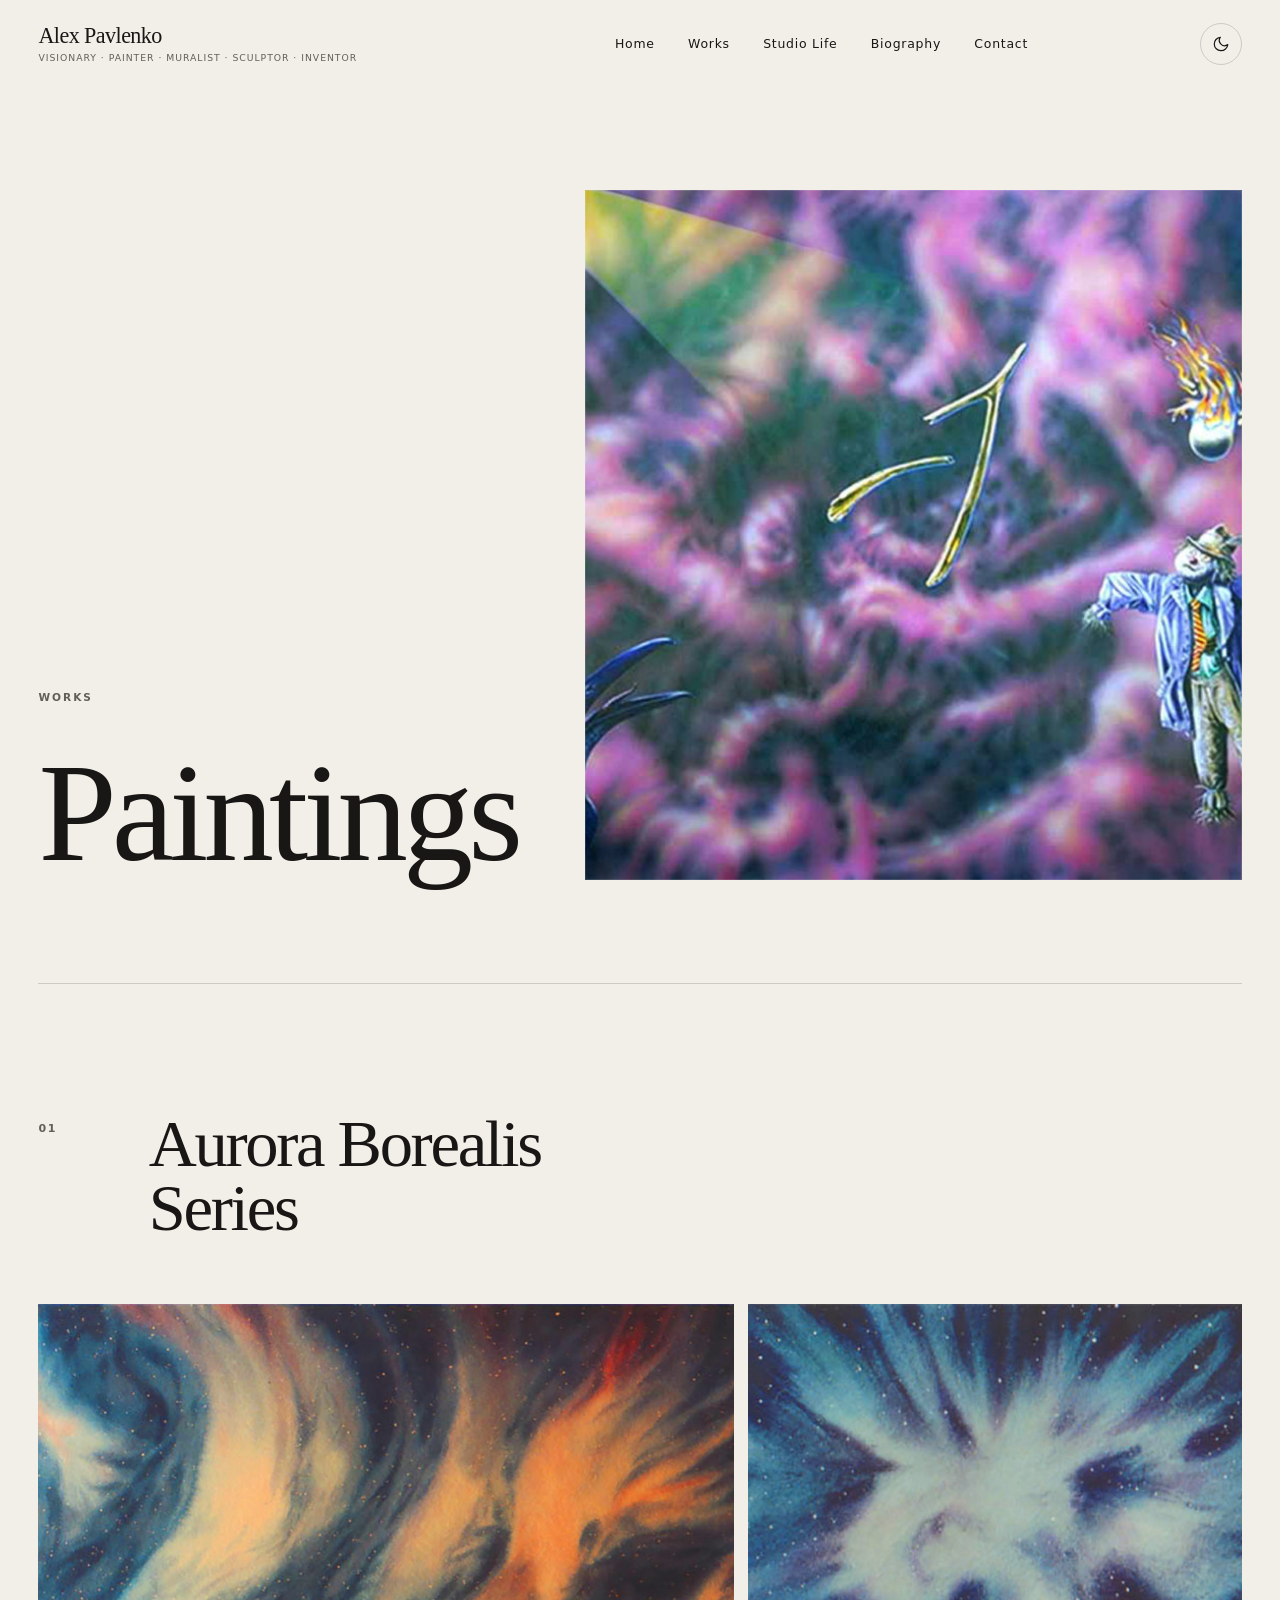
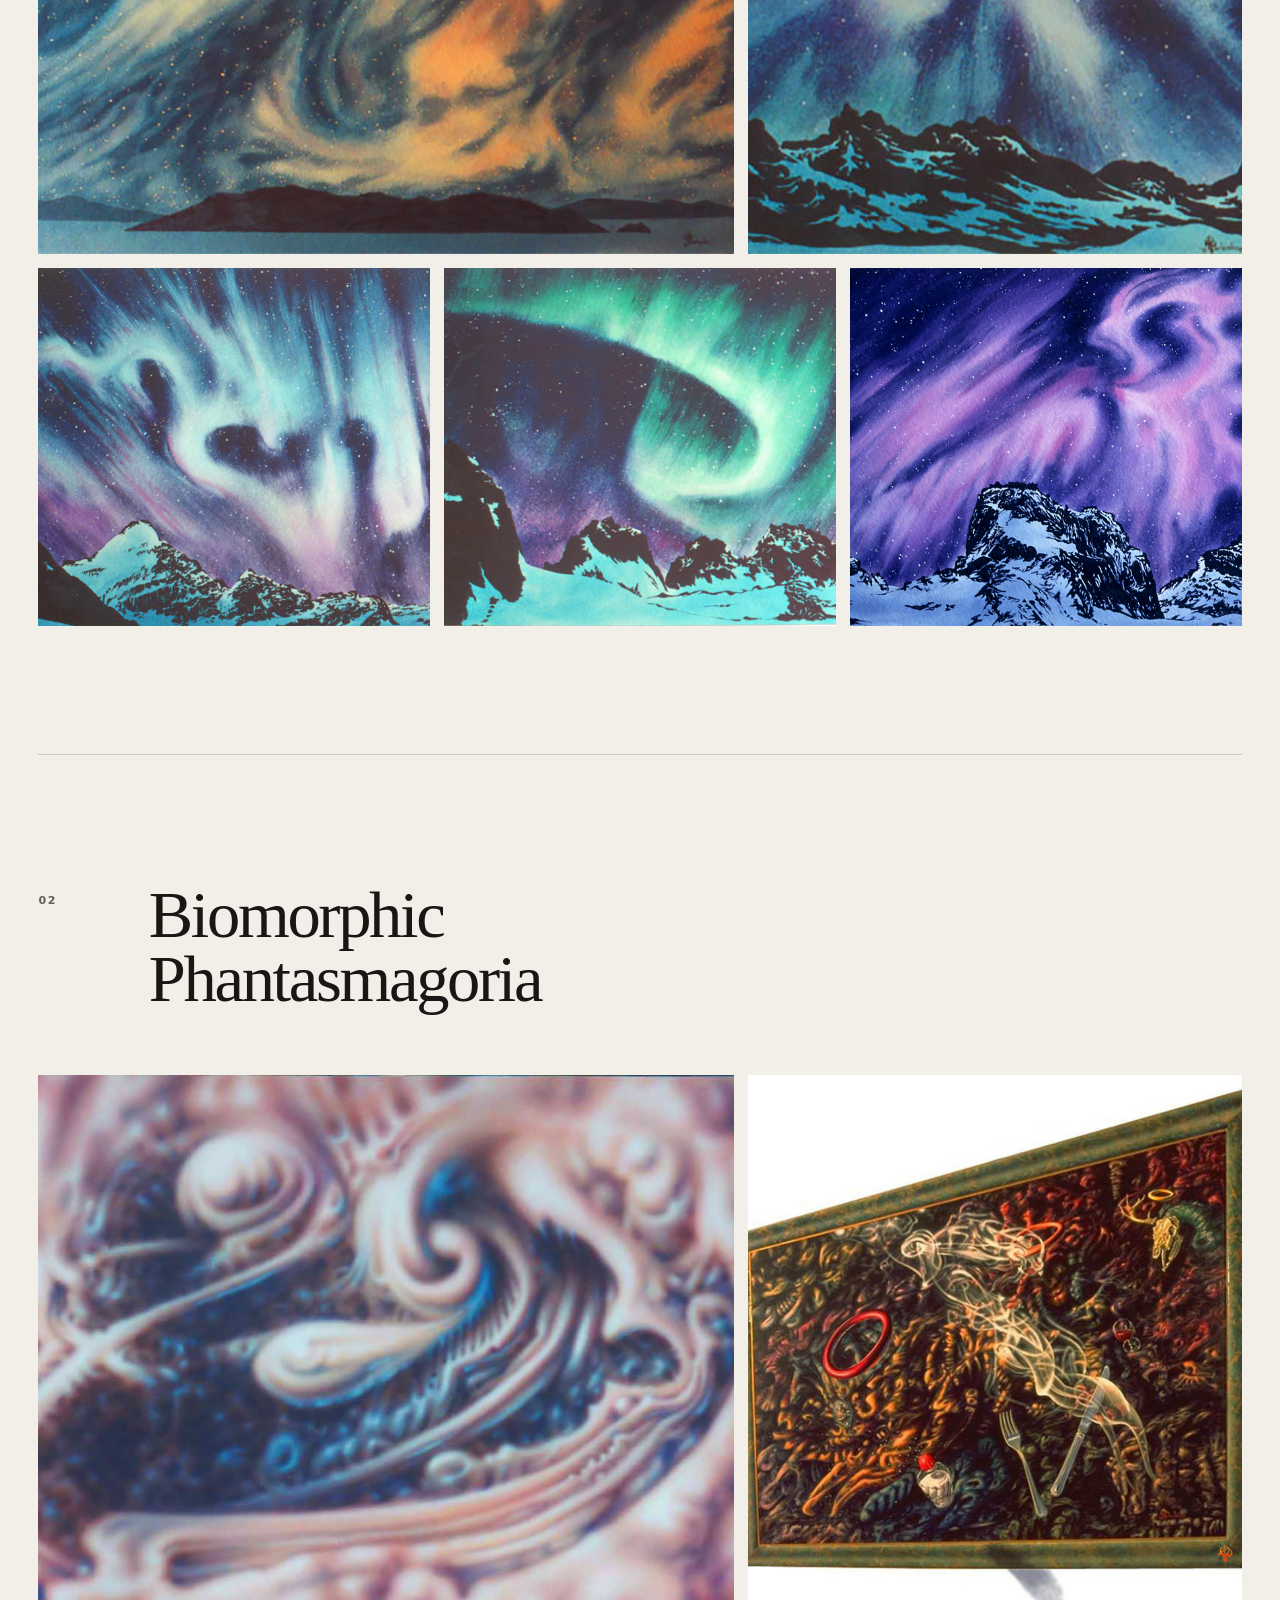
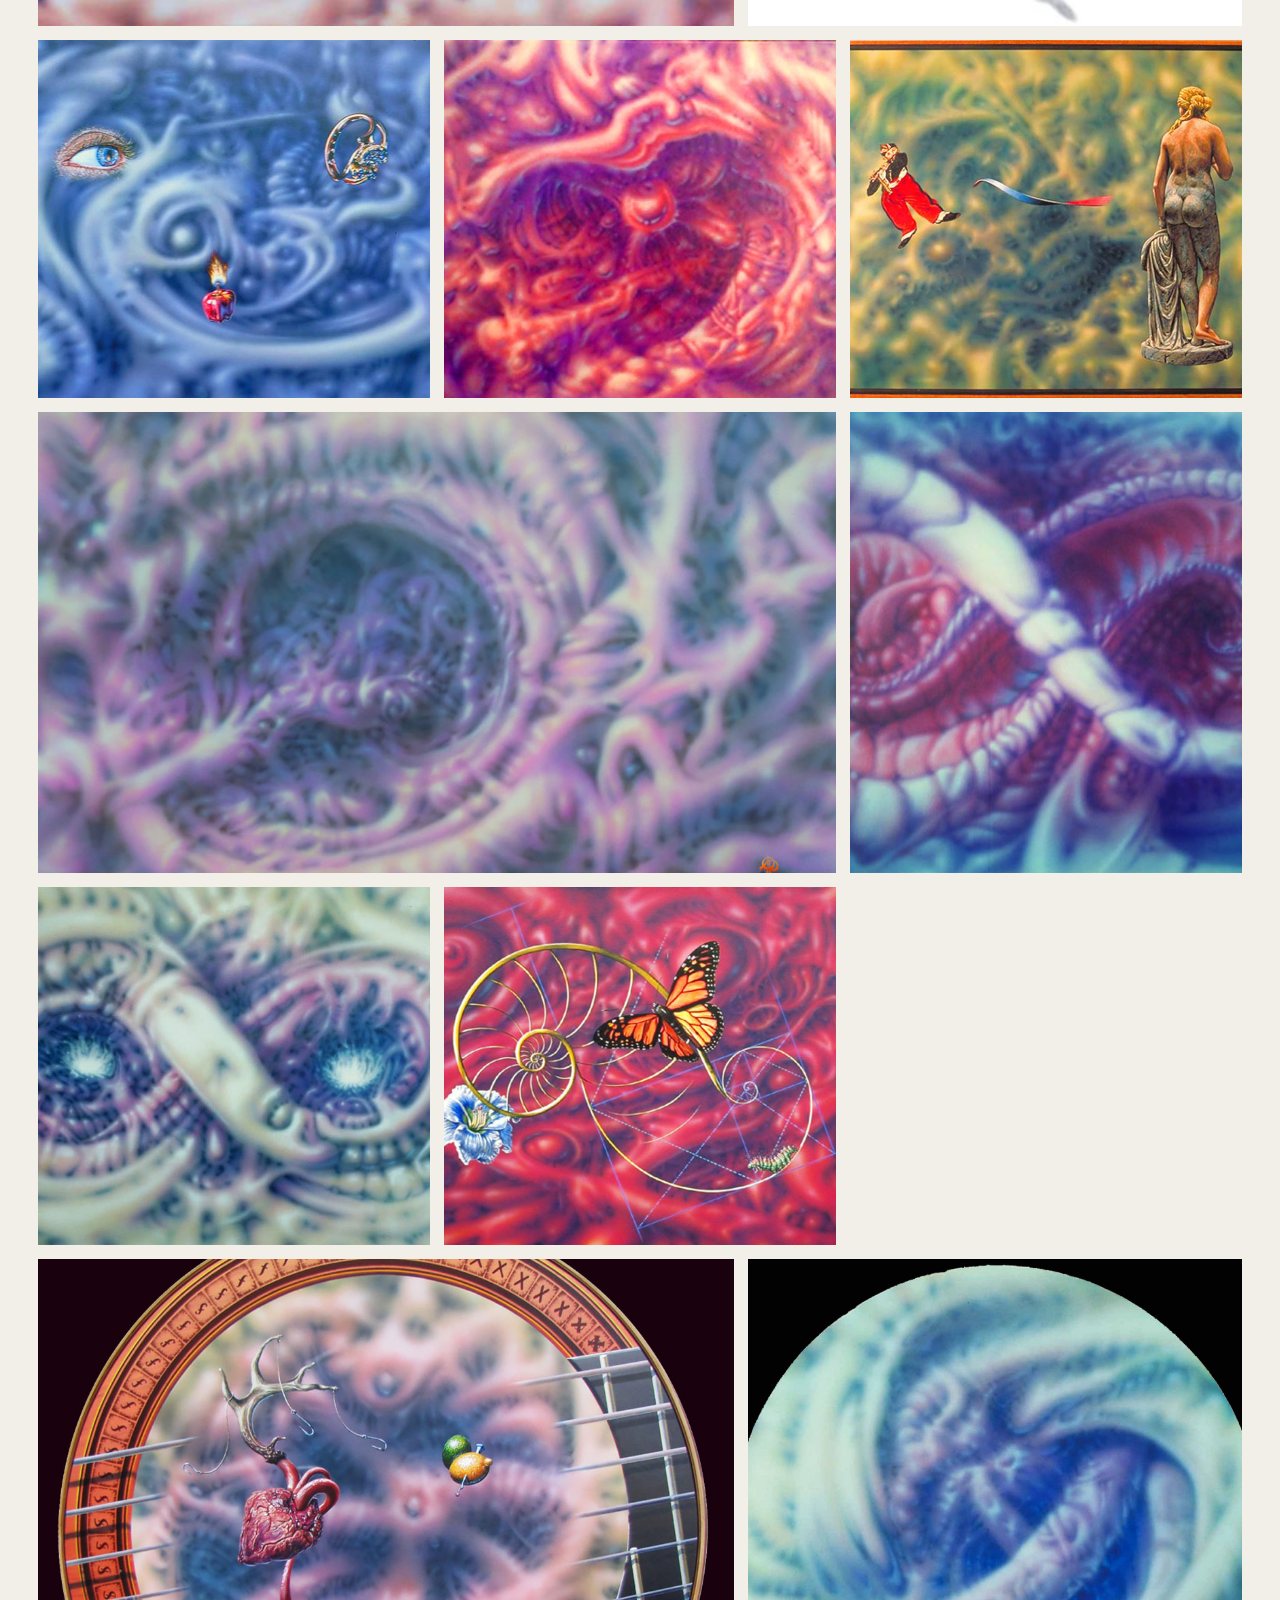
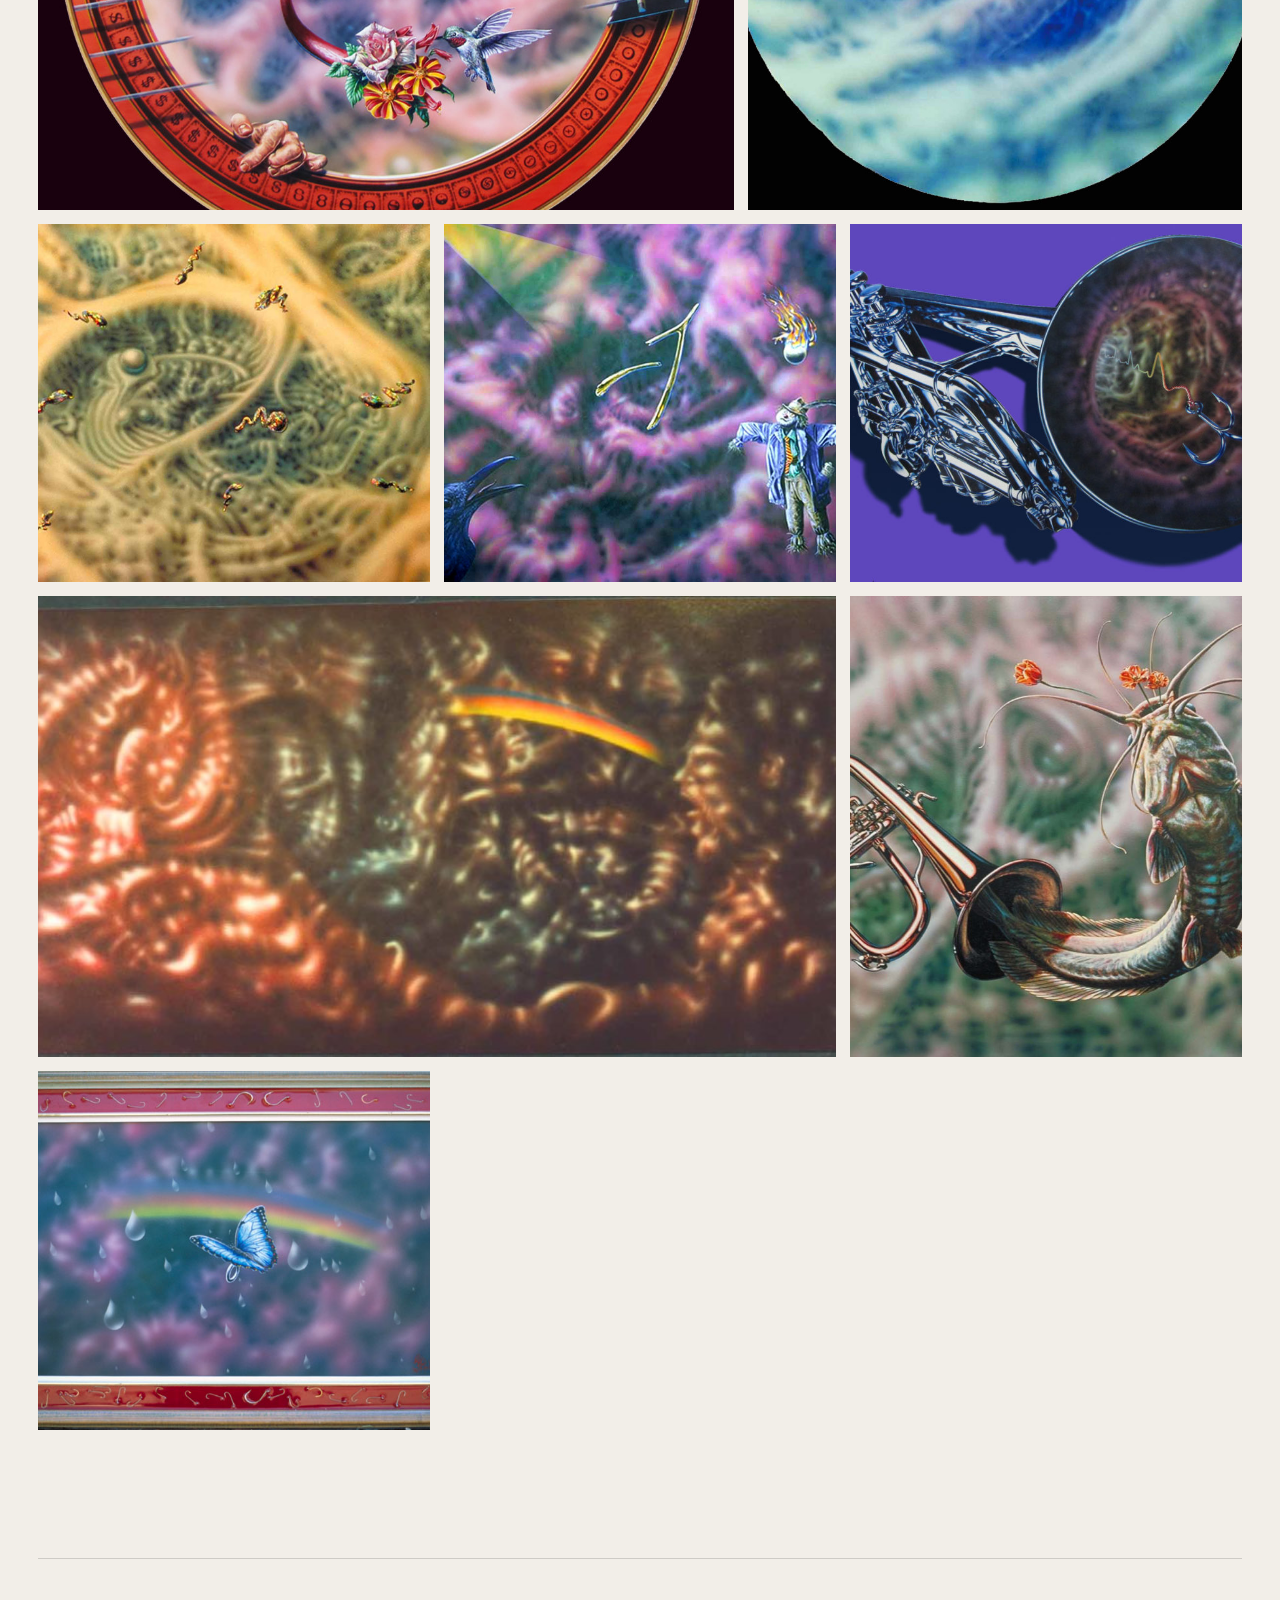
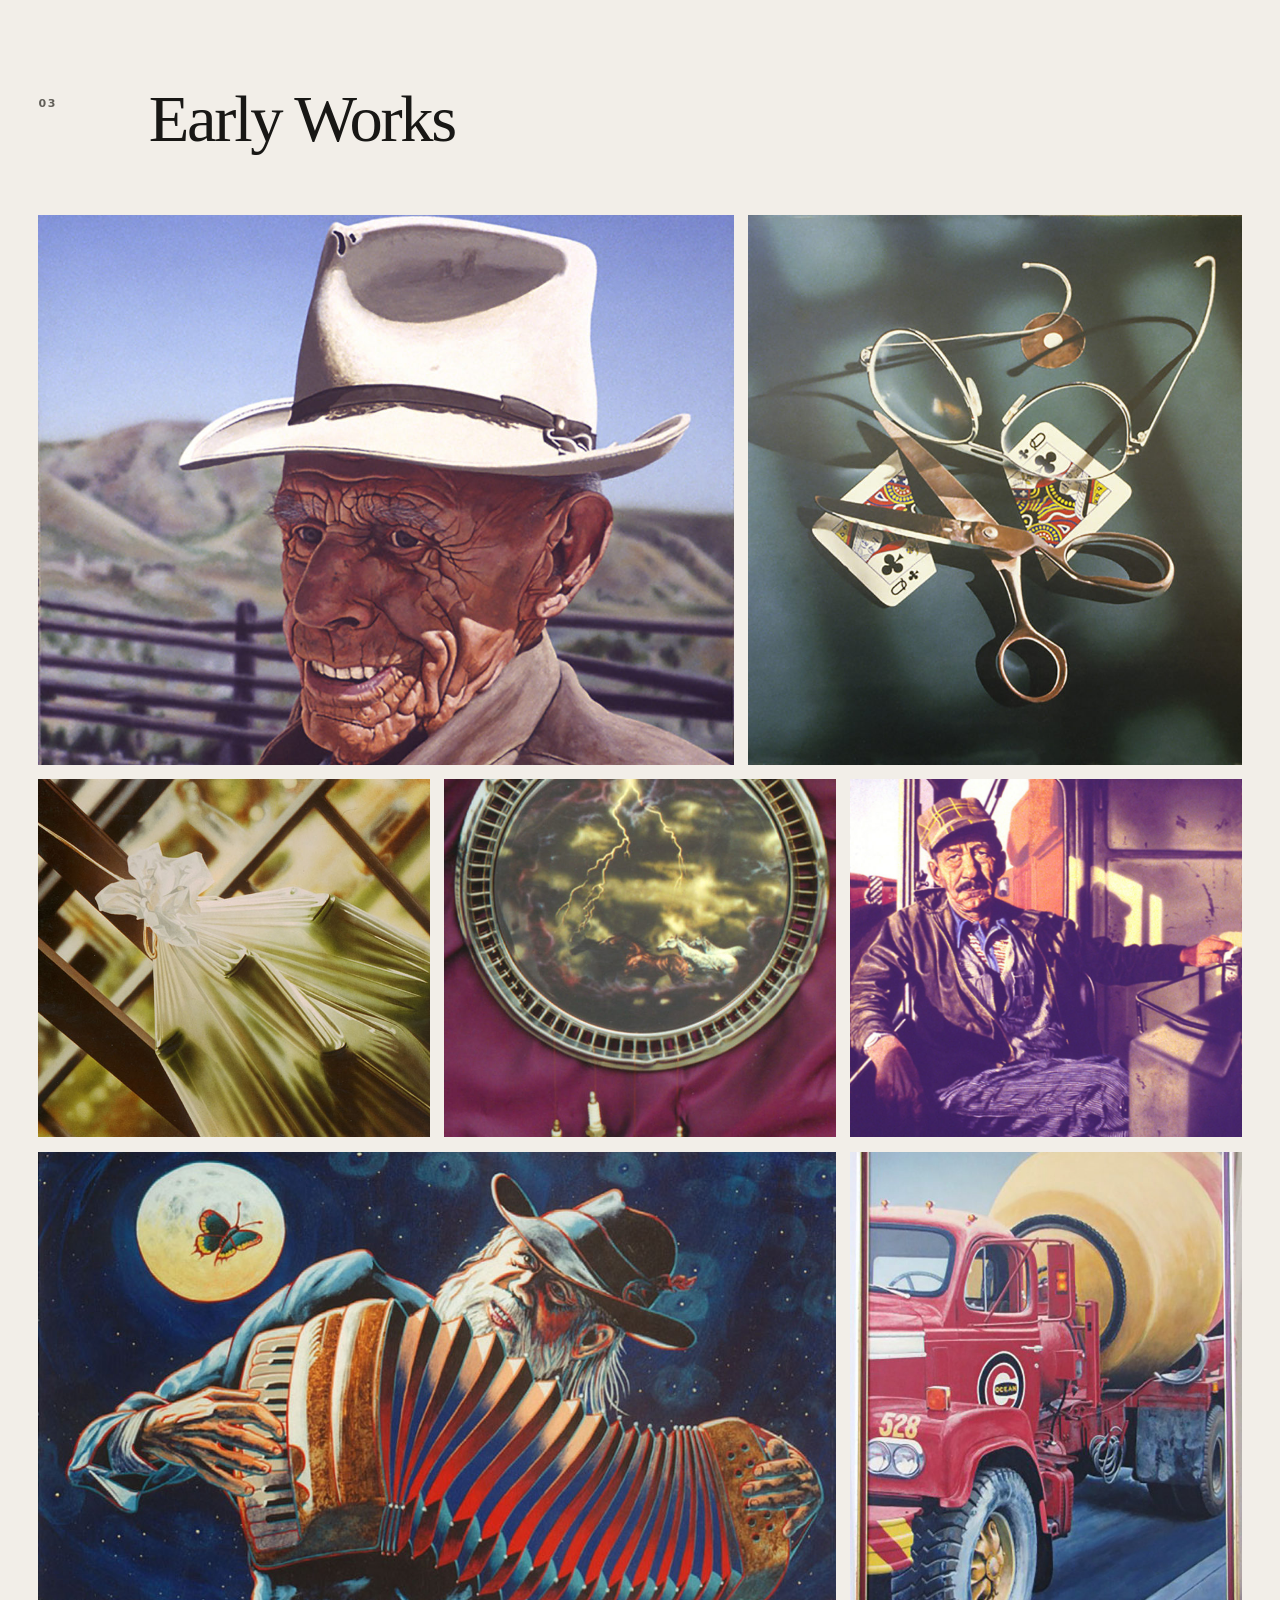
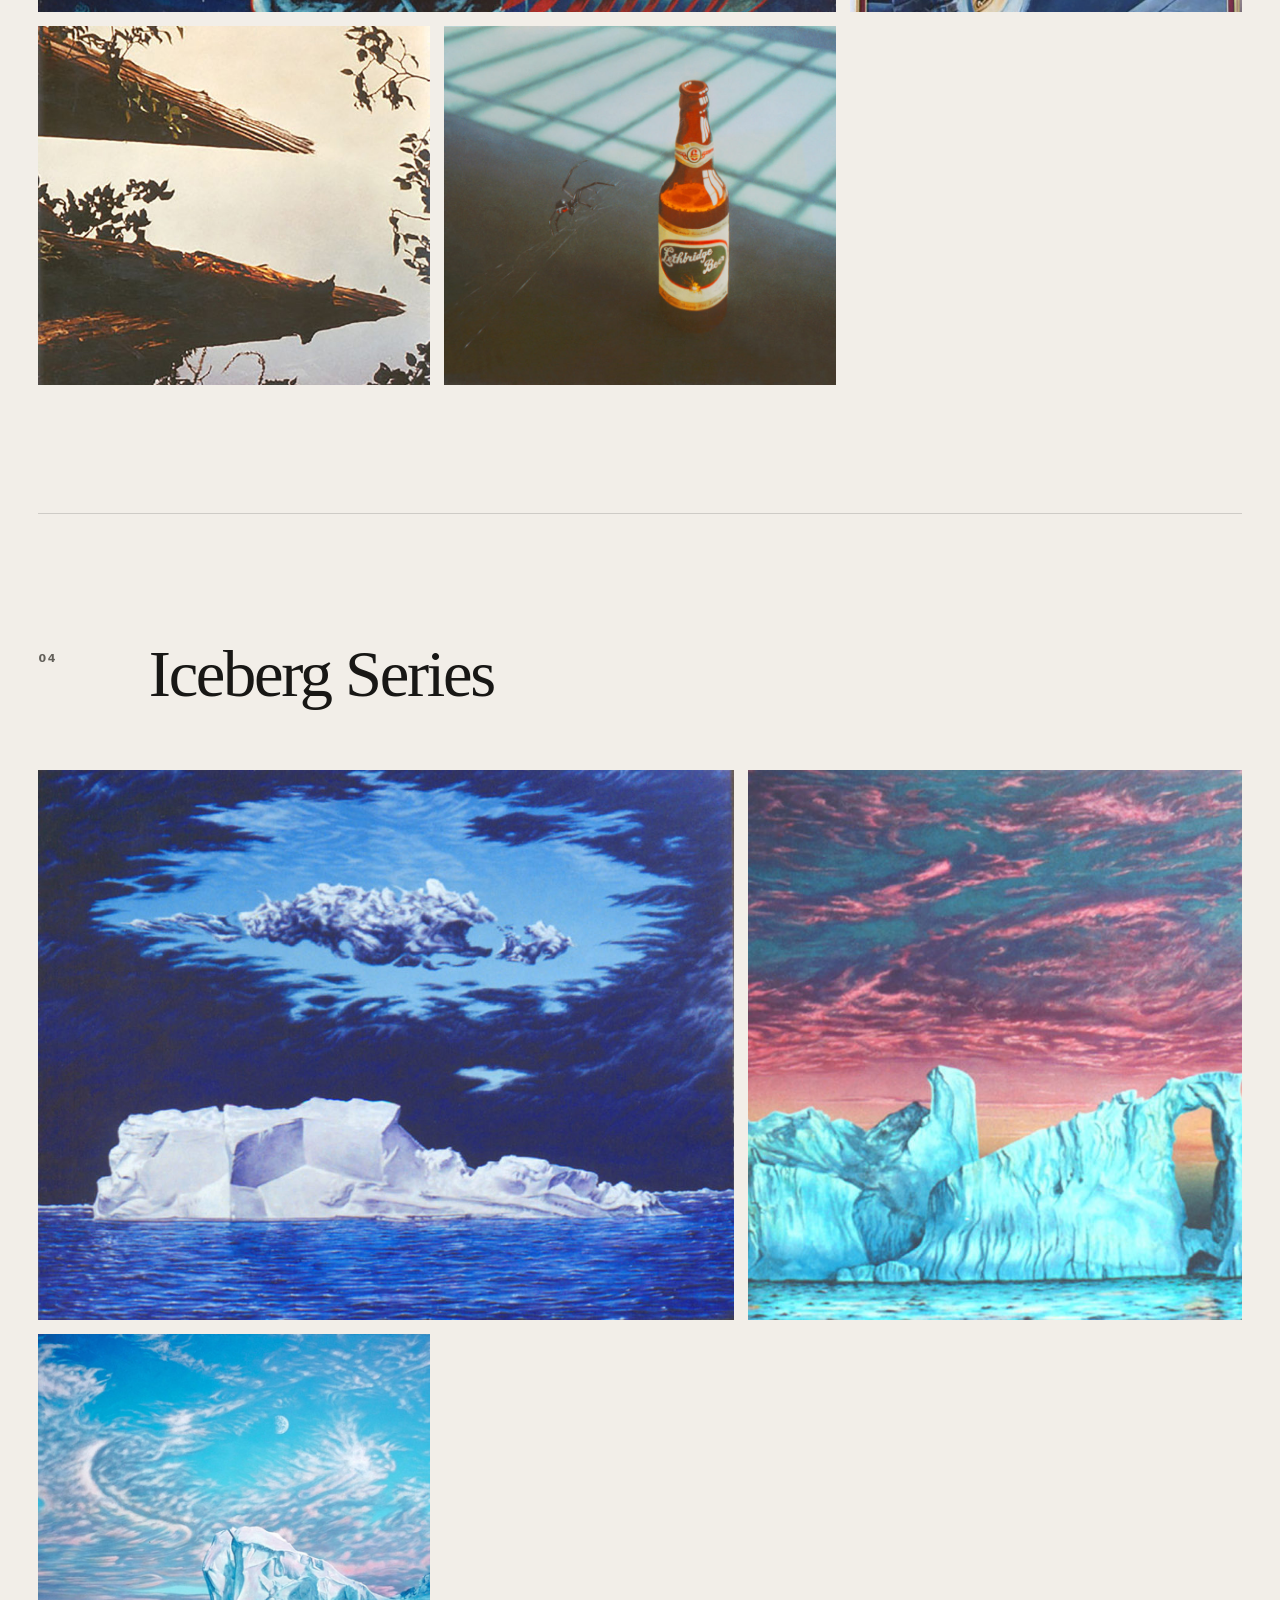
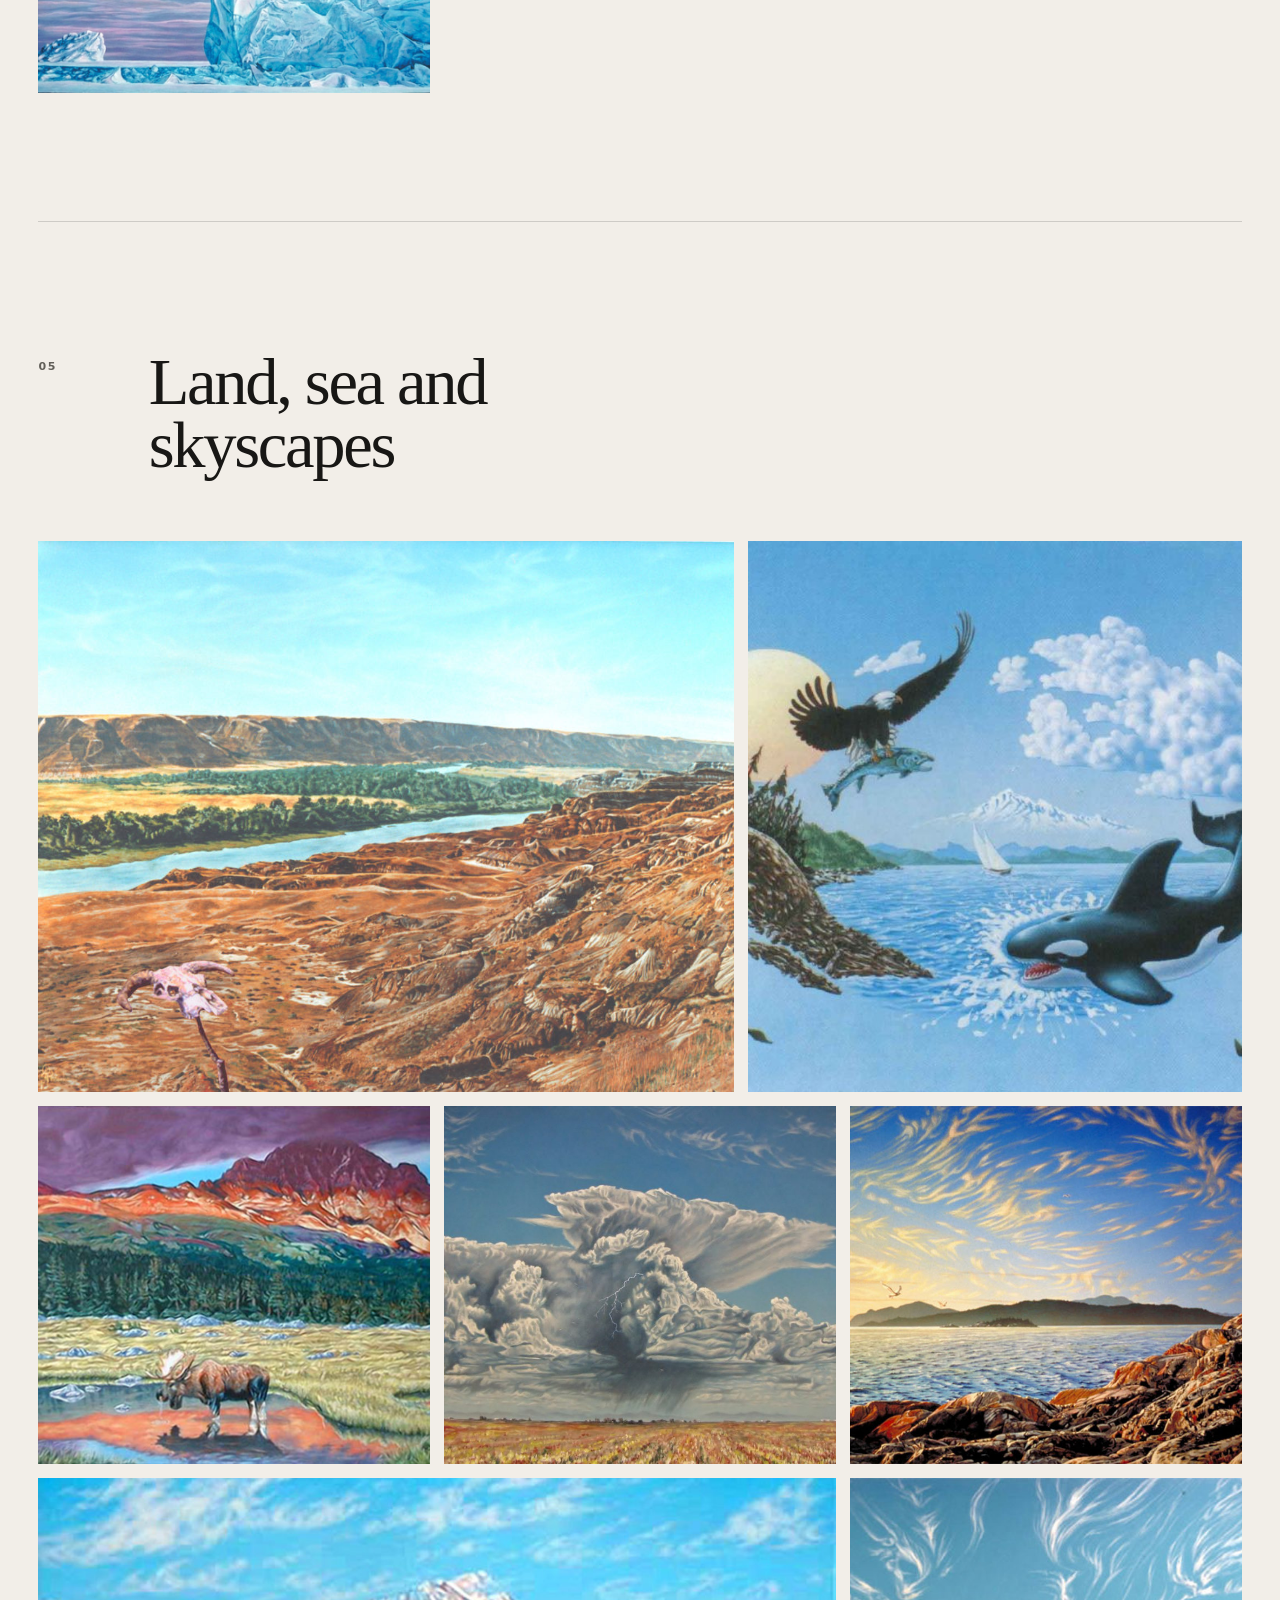
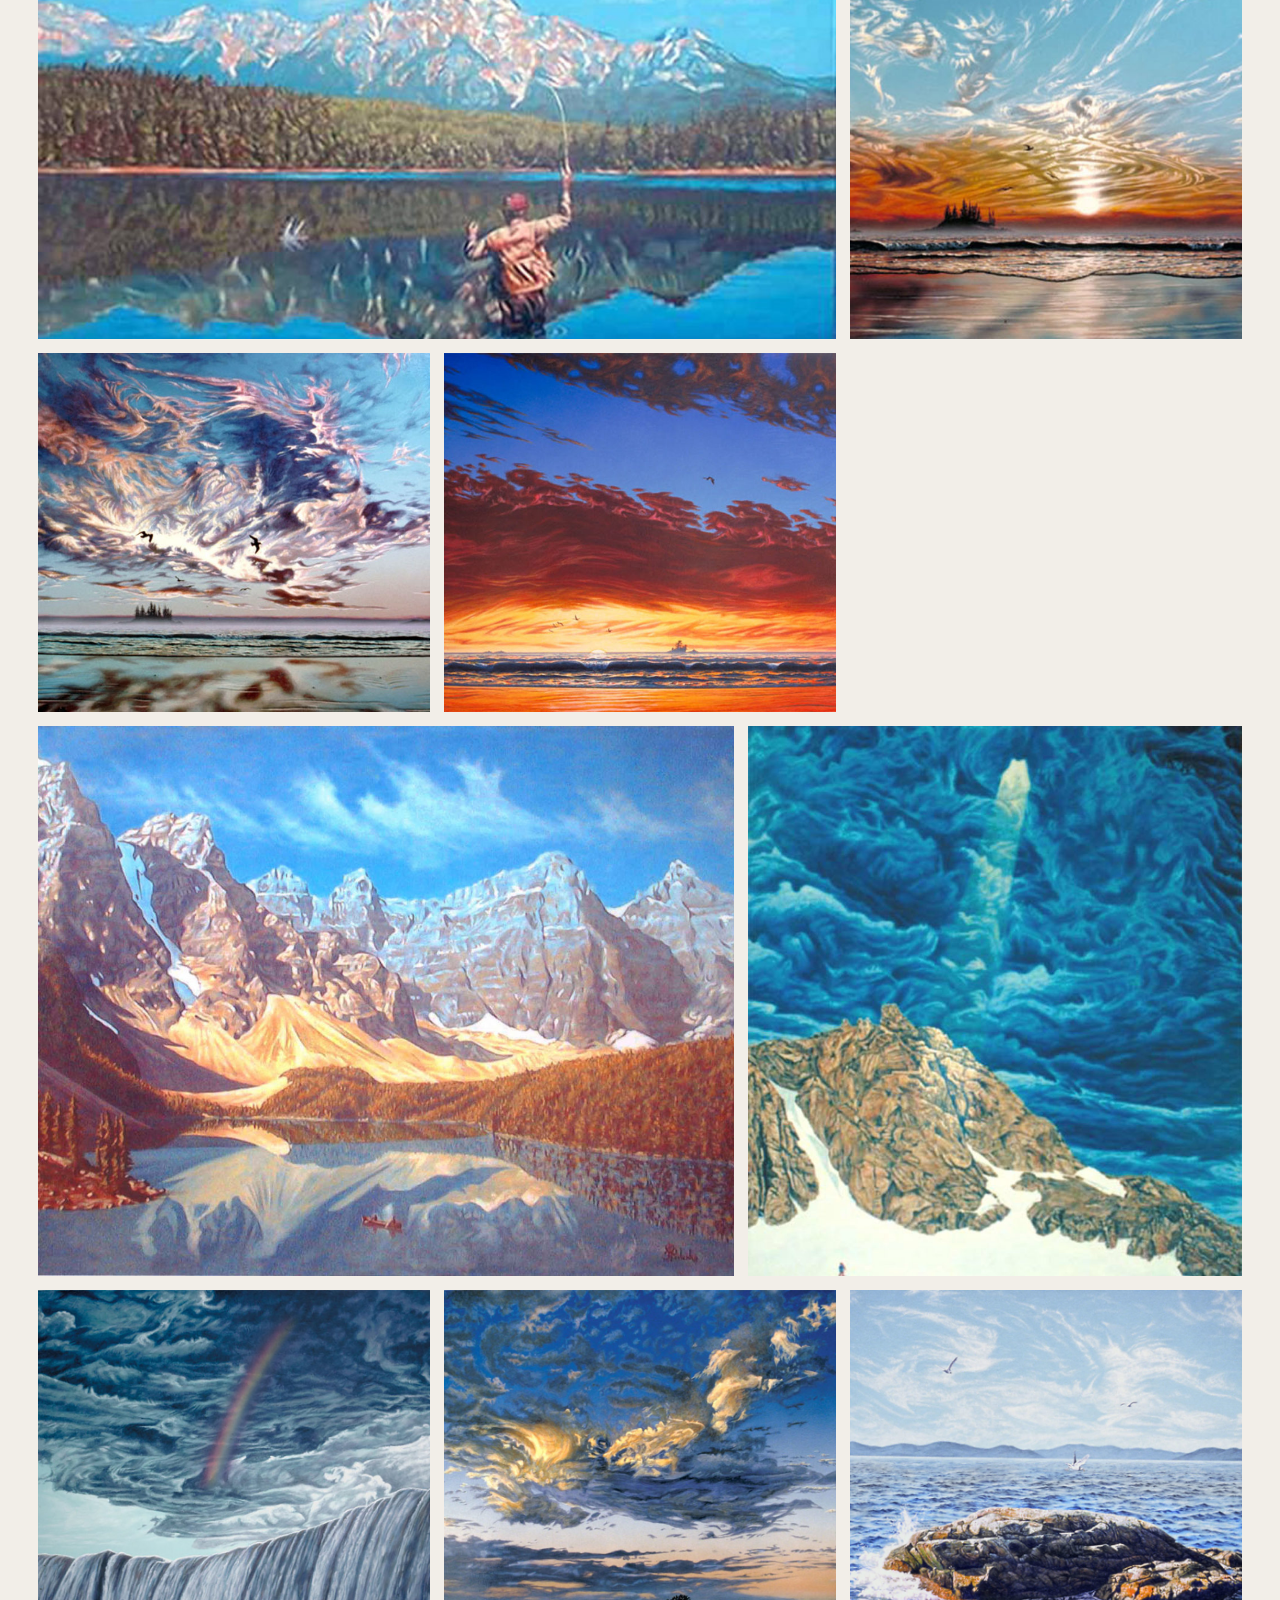
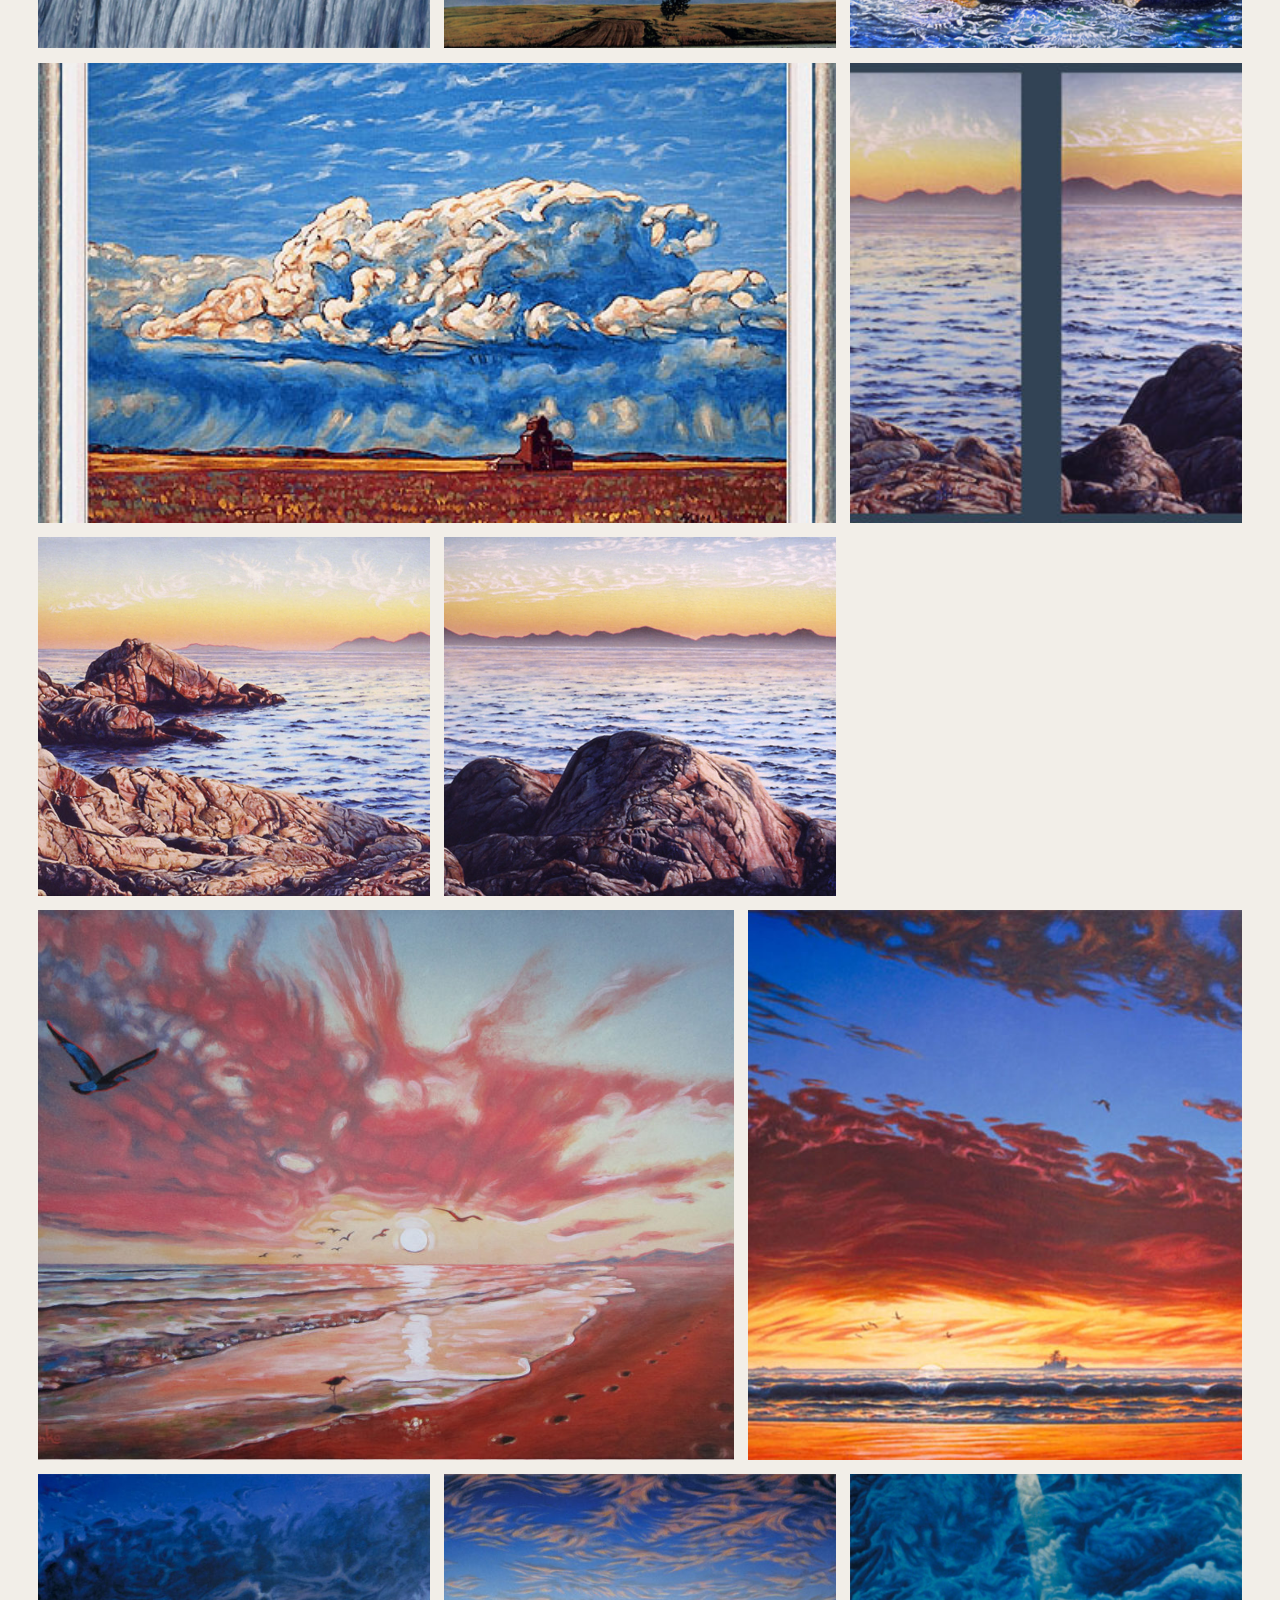
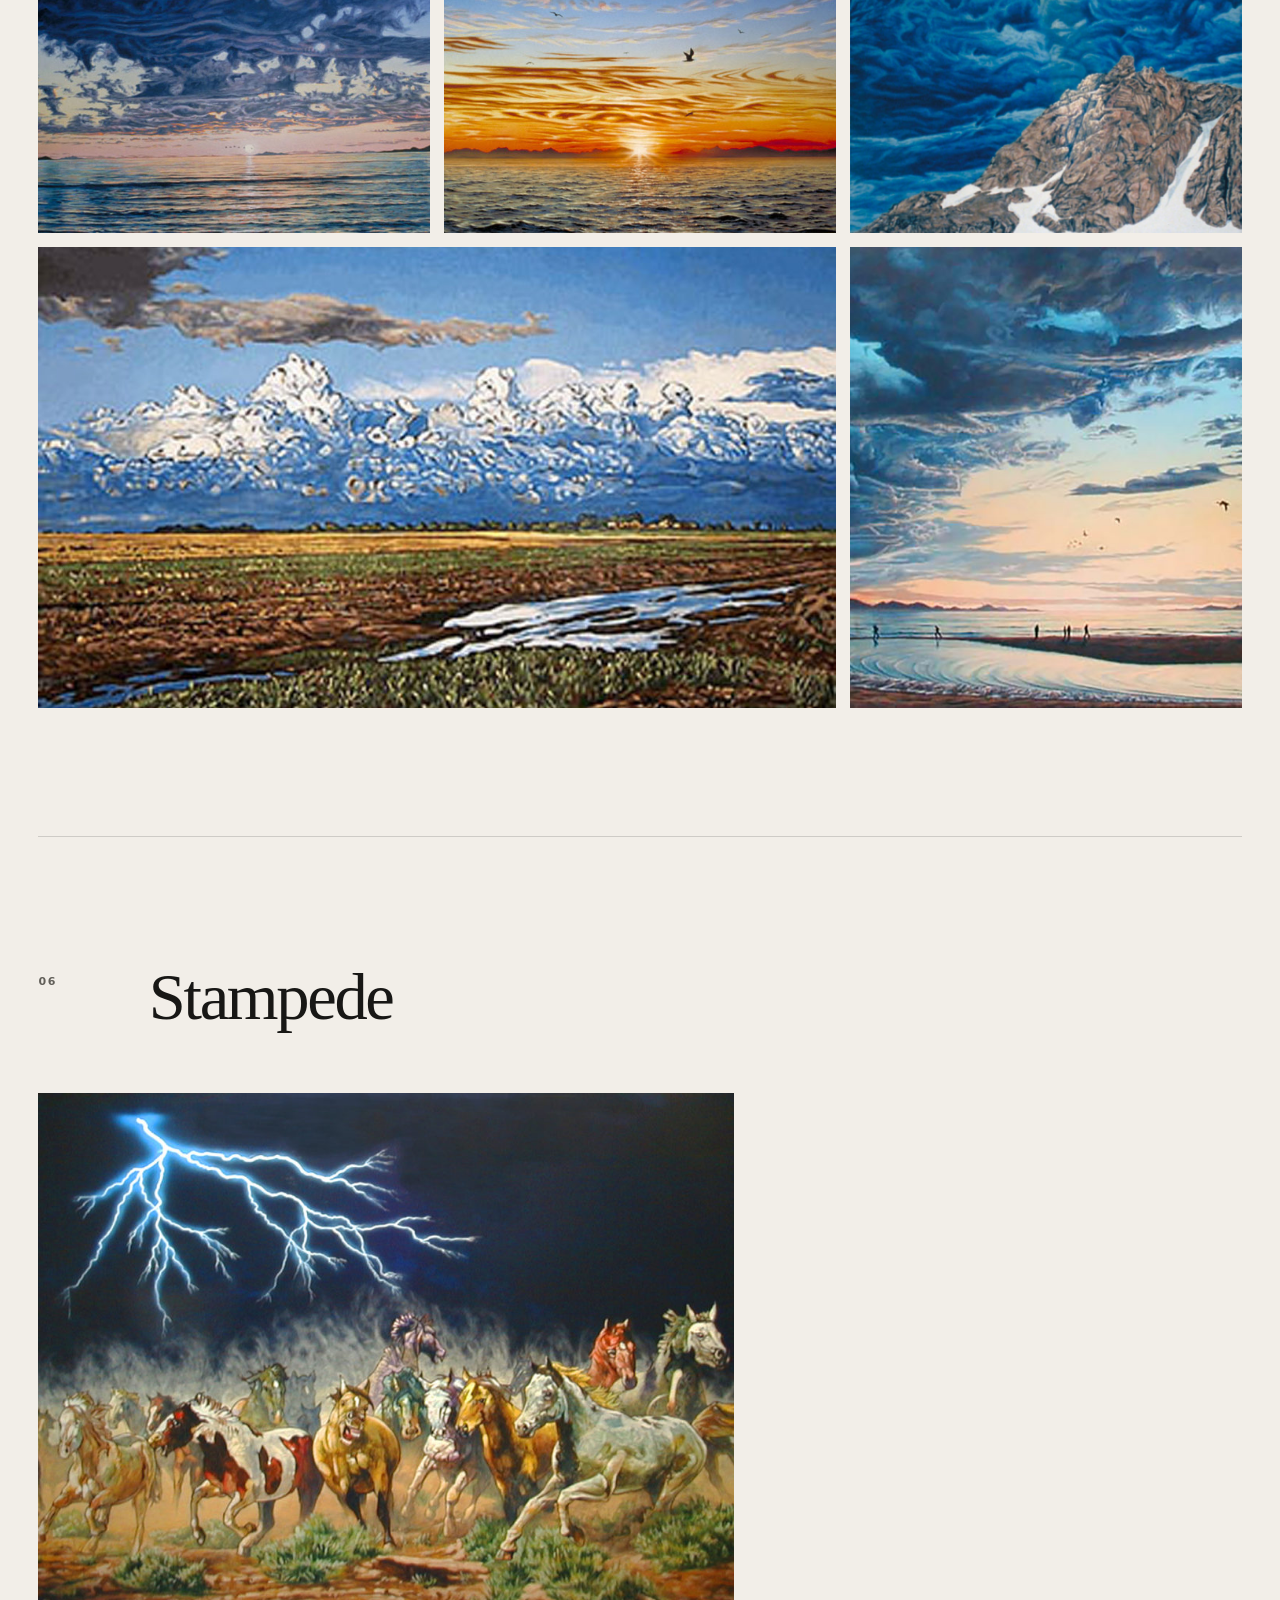
<file: works/paintings/index.html>
<!doctype html>
<html lang="en">
<head>
  <meta charset="utf-8">
  <meta name="viewport" content="width=device-width, initial-scale=1">
  <meta name="color-scheme" content="light dark">
  <title>Paintings - Alex Pavlenko Multi-faceted Canadian Fine Artist</title>
  <meta name="description" content="Aurora Borealis Series, Land, sea and skyscapes, Biomorphic Phantasmagoria Paintings">
  <meta name="robots" content="index, follow, max-image-preview:large">
  <link rel="canonical" href="https://alex.pavlenko.ca/works/paintings/">
  <meta property="og:type" content="website">
  <meta property="og:title" content="Paintings - Alex Pavlenko Multi-faceted Canadian Fine Artist">
  <meta property="og:description" content="Aurora Borealis Series, Land, sea and skyscapes, Biomorphic Phantasmagoria Paintings">
  <meta property="og:url" content="https://alex.pavlenko.ca/works/paintings/">
  <meta property="og:site_name" content="Alex Pavlenko">
  <meta property="og:image" content="https://alex.pavlenko.ca/paintings/Sunny-Side-Up-Amen-1-1024x678.jpg">
  <meta name="twitter:card" content="summary_large_image">
  <link rel="icon" href="/favicon.ico" sizes="any">
  <link rel="icon" href="/favicon-32x32.png" type="image/png">
  <link rel="apple-touch-icon" href="/apple-touch-icon.png">
  <link rel="manifest" href="/site.webmanifest">
  <link rel="stylesheet" href="/assets/css/site.css">
  <script src="/assets/js/theme-init.js"></script>
  <script src="/assets/js/site.js" defer></script>
</head>
<body class="gallery-layout">
<header class="site-header" data-header>
  <a class="skip-link" href="#main">Skip to content</a>
  <div class="site-header__inner">
    <a class="brand" href="/" aria-label="Alex Pavlenko home">
      <span class="brand__name">Alex Pavlenko</span>
      <span class="brand__tagline">Visionary · Painter · Muralist · Sculptor · Inventor</span>
    </a>
    <nav class="desktop-nav" aria-label="Primary navigation">
      <a href="/">Home</a>
      <div class="nav-group">
        <button type="button" class="nav-group__toggle" aria-expanded="false">Works</button>
        <div class="nav-popover">
          <a href="/works/paintings/" aria-current="page">Paintings</a>
          <a href="/works/sculptures/">Sculptures</a>
          <a href="/works/drawings/">Drawings</a>
          <a href="/works/murals/">Murals</a>
        </div>
      </div>
      <a href="/studio-life-blog/">Studio Life</a>
      <div class="nav-group">
        <button type="button" class="nav-group__toggle" aria-expanded="false">Biography</button>
        <div class="nav-popover">
          <a href="/biography/press-releases/">Press Releases</a>
          <a href="/biography/resume/">Resume</a>
        </div>
      </div>
      <a href="/contact/">Contact</a>
    </nav>
    <div class="header-actions">
      <button class="icon-button theme-toggle" type="button" data-theme-toggle aria-label="Switch color theme">
        <svg class="icon icon--sun" viewBox="0 0 24 24" aria-hidden="true"><circle cx="12" cy="12" r="4"/><path d="M12 2v2M12 20v2M4.93 4.93l1.42 1.42M17.66 17.66l1.41 1.41M2 12h2M20 12h2M4.93 19.07l1.42-1.41M17.66 6.34l1.41-1.41"/></svg>
        <svg class="icon icon--moon" viewBox="0 0 24 24" aria-hidden="true"><path d="M21 12.79A9 9 0 1 1 11.21 3 7 7 0 0 0 21 12.79Z"/></svg>
      </button>
      <button class="icon-button menu-toggle" type="button" data-menu-toggle aria-expanded="false" aria-controls="mobile-menu" aria-label="Open menu"><span></span><span></span></button>
    </div>
  </div>
  <div class="mobile-menu" id="mobile-menu" data-mobile-menu>
    <nav aria-label="Mobile navigation">
      <a href="/">Home</a>
      <div class="mobile-menu__group"><span>Works</span><a href="/works/paintings/">Paintings</a><a href="/works/sculptures/">Sculptures</a><a href="/works/drawings/">Drawings</a><a href="/works/murals/">Murals</a></div>
      <a href="/studio-life-blog/">Studio Life</a>
      <div class="mobile-menu__group"><span>Biography</span><a href="/biography/press-releases/">Press Releases</a><a href="/biography/resume/">Resume</a></div>
      <a href="/contact/">Contact</a>
    </nav>
  </div>
</header>
<main id="main"><section class="page-hero" data-reveal>
  <div class="page-hero__copy"><span class="eyebrow">Works</span><h1>Paintings</h1></div>
  <div class="page-hero__media"><img src="/paintings/Sunny-Side-Up-Amen-1-1024x678.jpg" alt="" fetchpriority="high"></div>
</section><div class="gallery-page"><section class="gallery-section" data-reveal><div class="section-heading"><span>01</span><h2>Aurora Borealis Series</h2></div><div class="art-grid" data-gallery><a class="art-card" href="/paintings/Aurora-Borealis-2-1-1024x773.jpg" data-lightbox-item data-index="0" aria-label="View Aurora Borealis 2 1 full size">
  <img src="/paintings/Aurora-Borealis-2-1-1024x773.jpg" alt="Aurora Borealis 2 1" loading="lazy" decoding="async">
  <span class="art-card__veil" aria-hidden="true"><svg viewBox="0 0 24 24"><path d="M8 3H3v5M16 3h5v5M8 21H3v-5M16 21h5v-5"/></svg></span>
</a><a class="art-card" href="/paintings/Aurora-Borealis-5-1-1024x636.jpg" data-lightbox-item data-index="1" aria-label="View Aurora Borealis 5 1 full size">
  <img src="/paintings/Aurora-Borealis-5-1-1024x636.jpg" alt="Aurora Borealis 5 1" loading="lazy" decoding="async">
  <span class="art-card__veil" aria-hidden="true"><svg viewBox="0 0 24 24"><path d="M8 3H3v5M16 3h5v5M8 21H3v-5M16 21h5v-5"/></svg></span>
</a><a class="art-card" href="/paintings/Aurora-Borealis-8-1.jpg" data-lightbox-item data-index="2" aria-label="View Aurora Borealis 8 1 full size">
  <img src="/paintings/Aurora-Borealis-8-1.jpg" alt="Aurora Borealis 8 1" loading="lazy" decoding="async">
  <span class="art-card__veil" aria-hidden="true"><svg viewBox="0 0 24 24"><path d="M8 3H3v5M16 3h5v5M8 21H3v-5M16 21h5v-5"/></svg></span>
</a><a class="art-card" href="/paintings/Aurora-Borealis-9-1-1024x784.jpg" data-lightbox-item data-index="3" aria-label="View Aurora Borealis 9 1 full size">
  <img src="/paintings/Aurora-Borealis-9-1-1024x784.jpg" alt="Aurora Borealis 9 1" loading="lazy" decoding="async">
  <span class="art-card__veil" aria-hidden="true"><svg viewBox="0 0 24 24"><path d="M8 3H3v5M16 3h5v5M8 21H3v-5M16 21h5v-5"/></svg></span>
</a><a class="art-card" href="/paintings/Aurora-Borealis-series-1.jpg" data-lightbox-item data-index="4" aria-label="View Aurora Borealis series 1 full size">
  <img src="/paintings/Aurora-Borealis-series-1.jpg" alt="Aurora Borealis series 1" loading="lazy" decoding="async">
  <span class="art-card__veil" aria-hidden="true"><svg viewBox="0 0 24 24"><path d="M8 3H3v5M16 3h5v5M8 21H3v-5M16 21h5v-5"/></svg></span>
</a></div></section><section class="gallery-section" data-reveal><div class="section-heading"><span>02</span><h2>Biomorphic Phantasmagoria</h2></div><div class="art-grid" data-gallery><a class="art-card" href="/paintings/cephalic-grotto-121-X-68cm-1-1024x554.jpg" data-lightbox-item data-index="0" aria-label="View cephalic grotto 121 X 68cm 1 full size">
  <img src="/paintings/cephalic-grotto-121-X-68cm-1-1024x554.jpg" alt="cephalic grotto 121 X 68cm 1" loading="lazy" decoding="async">
  <span class="art-card__veil" aria-hidden="true"><svg viewBox="0 0 24 24"><path d="M8 3H3v5M16 3h5v5M8 21H3v-5M16 21h5v-5"/></svg></span>
</a><a class="art-card" href="/paintings/Dinner-Party-136-X-124cm-1-1024x1011.jpg" data-lightbox-item data-index="1" aria-label="View Dinner Party 136 X 124cm 1 full size">
  <img src="/paintings/Dinner-Party-136-X-124cm-1-1024x1011.jpg" alt="Dinner Party 136 X 124cm 1" loading="lazy" decoding="async">
  <span class="art-card__veil" aria-hidden="true"><svg viewBox="0 0 24 24"><path d="M8 3H3v5M16 3h5v5M8 21H3v-5M16 21h5v-5"/></svg></span>
</a><a class="art-card" href="/paintings/Engaging-Instance-122-X-91cm-1-1024x691.jpg" data-lightbox-item data-index="2" aria-label="View Engaging Instance 122 X 91cm 1 full size">
  <img src="/paintings/Engaging-Instance-122-X-91cm-1-1024x691.jpg" alt="Engaging Instance 122 X 91cm 1" loading="lazy" decoding="async">
  <span class="art-card__veil" aria-hidden="true"><svg viewBox="0 0 24 24"><path d="M8 3H3v5M16 3h5v5M8 21H3v-5M16 21h5v-5"/></svg></span>
</a><a class="art-card" href="/paintings/Equus-Essencia-122-X-91cm-1-1024x690.jpg" data-lightbox-item data-index="3" aria-label="View Equus Essencia 122 X 91cm 1 full size">
  <img src="/paintings/Equus-Essencia-122-X-91cm-1-1024x690.jpg" alt="Equus Essencia 122 X 91cm 1" loading="lazy" decoding="async">
  <span class="art-card__veil" aria-hidden="true"><svg viewBox="0 0 24 24"><path d="M8 3H3v5M16 3h5v5M8 21H3v-5M16 21h5v-5"/></svg></span>
</a><a class="art-card" href="/paintings/Homages-with-a-Twist-122-X-91cm-1-1024x692.jpg" data-lightbox-item data-index="4" aria-label="View Homages with a Twist 122 X 91cm 1 full size">
  <img src="/paintings/Homages-with-a-Twist-122-X-91cm-1-1024x692.jpg" alt="Homages with a Twist 122 X 91cm 1" loading="lazy" decoding="async">
  <span class="art-card__veil" aria-hidden="true"><svg viewBox="0 0 24 24"><path d="M8 3H3v5M16 3h5v5M8 21H3v-5M16 21h5v-5"/></svg></span>
</a><a class="art-card" href="/paintings/Hotbed-Tendrilation-122-X-91cm-1-1024x683.jpg" data-lightbox-item data-index="5" aria-label="View Hotbed Tendrilation 122 X 91cm 1 full size">
  <img src="/paintings/Hotbed-Tendrilation-122-X-91cm-1-1024x683.jpg" alt="Hotbed Tendrilation 122 X 91cm 1" loading="lazy" decoding="async">
  <span class="art-card__veil" aria-hidden="true"><svg viewBox="0 0 24 24"><path d="M8 3H3v5M16 3h5v5M8 21H3v-5M16 21h5v-5"/></svg></span>
</a><a class="art-card" href="/paintings/Infinity-1-122-X-91cm-1-1024x688.jpg" data-lightbox-item data-index="6" aria-label="View Infinity 1 122 X 91cm 1 full size">
  <img src="/paintings/Infinity-1-122-X-91cm-1-1024x688.jpg" alt="Infinity 1 122 X 91cm 1" loading="lazy" decoding="async">
  <span class="art-card__veil" aria-hidden="true"><svg viewBox="0 0 24 24"><path d="M8 3H3v5M16 3h5v5M8 21H3v-5M16 21h5v-5"/></svg></span>
</a><a class="art-card" href="/paintings/Infinity-2-122-X-91cm-1-1024x670.jpg" data-lightbox-item data-index="7" aria-label="View Infinity 2 122 X 91cm 1 full size">
  <img src="/paintings/Infinity-2-122-X-91cm-1-1024x670.jpg" alt="Infinity 2 122 X 91cm 1" loading="lazy" decoding="async">
  <span class="art-card__veil" aria-hidden="true"><svg viewBox="0 0 24 24"><path d="M8 3H3v5M16 3h5v5M8 21H3v-5M16 21h5v-5"/></svg></span>
</a><a class="art-card" href="/paintings/Navigator-197-X-120cm-1-1024x656.jpg" data-lightbox-item data-index="8" aria-label="View Navigator 197 X 120cm 1 full size">
  <img src="/paintings/Navigator-197-X-120cm-1-1024x656.jpg" alt="Navigator 197 X 120cm 1" loading="lazy" decoding="async">
  <span class="art-card__veil" aria-hidden="true"><svg viewBox="0 0 24 24"><path d="M8 3H3v5M16 3h5v5M8 21H3v-5M16 21h5v-5"/></svg></span>
</a><a class="art-card" href="/paintings/Passage-124cm-1-1024x1002.jpg" data-lightbox-item data-index="9" aria-label="View Passage 124cm 1 full size">
  <img src="/paintings/Passage-124cm-1-1024x1002.jpg" alt="Passage 124cm 1" loading="lazy" decoding="async">
  <span class="art-card__veil" aria-hidden="true"><svg viewBox="0 0 24 24"><path d="M8 3H3v5M16 3h5v5M8 21H3v-5M16 21h5v-5"/></svg></span>
</a><a class="art-card" href="/paintings/Priapic-Cameo-124cm-1-1024x1020.jpg" data-lightbox-item data-index="10" aria-label="View Priapic Cameo 124cm 1 full size">
  <img src="/paintings/Priapic-Cameo-124cm-1-1024x1020.jpg" alt="Priapic Cameo 124cm 1" loading="lazy" decoding="async">
  <span class="art-card__veil" aria-hidden="true"><svg viewBox="0 0 24 24"><path d="M8 3H3v5M16 3h5v5M8 21H3v-5M16 21h5v-5"/></svg></span>
</a><a class="art-card" href="/paintings/Spermaglitz-Into-the-Valley-of-the-Pearl-122-X-91cm-1-1024x684.jpg" data-lightbox-item data-index="11" aria-label="View Spermaglitz Into the Valley of the Pearl 122 X 91cm 1 full size">
  <img src="/paintings/Spermaglitz-Into-the-Valley-of-the-Pearl-122-X-91cm-1-1024x684.jpg" alt="Spermaglitz Into the Valley of the Pearl 122 X 91cm 1" loading="lazy" decoding="async">
  <span class="art-card__veil" aria-hidden="true"><svg viewBox="0 0 24 24"><path d="M8 3H3v5M16 3h5v5M8 21H3v-5M16 21h5v-5"/></svg></span>
</a><a class="art-card" href="/paintings/Sunny-Side-Up-Amen-1-1024x678.jpg" data-lightbox-item data-index="12" aria-label="View Sunny Side Up Amen 1 full size">
  <img src="/paintings/Sunny-Side-Up-Amen-1-1024x678.jpg" alt="Sunny Side Up Amen 1" loading="lazy" decoding="async">
  <span class="art-card__veil" aria-hidden="true"><svg viewBox="0 0 24 24"><path d="M8 3H3v5M16 3h5v5M8 21H3v-5M16 21h5v-5"/></svg></span>
</a><a class="art-card" href="/paintings/Swingin-Hook-244cm-long-X-2.5cm-deep-1-1024x576.jpg" data-lightbox-item data-index="13" aria-label="View Swingin Hook 244cm long X 2.5cm deep 1 full size">
  <img src="/paintings/Swingin-Hook-244cm-long-X-2.5cm-deep-1-1024x576.jpg" alt="Swingin Hook 244cm long X 2.5cm deep 1" loading="lazy" decoding="async">
  <span class="art-card__veil" aria-hidden="true"><svg viewBox="0 0 24 24"><path d="M8 3H3v5M16 3h5v5M8 21H3v-5M16 21h5v-5"/></svg></span>
</a><a class="art-card" href="/paintings/the-connnection-1024x468.jpg" data-lightbox-item data-index="14" aria-label="View the connnection full size">
  <img src="/paintings/the-connnection-1024x468.jpg" alt="the connnection" loading="lazy" decoding="async">
  <span class="art-card__veil" aria-hidden="true"><svg viewBox="0 0 24 24"><path d="M8 3H3v5M16 3h5v5M8 21H3v-5M16 21h5v-5"/></svg></span>
</a><a class="art-card" href="/paintings/Two-lip-jubilation-122-X-91cm-1-1024x703.jpg" data-lightbox-item data-index="15" aria-label="View Two lip jubilation 122 X 91cm 1 full size">
  <img src="/paintings/Two-lip-jubilation-122-X-91cm-1-1024x703.jpg" alt="Two lip jubilation 122 X 91cm 1" loading="lazy" decoding="async">
  <span class="art-card__veil" aria-hidden="true"><svg viewBox="0 0 24 24"><path d="M8 3H3v5M16 3h5v5M8 21H3v-5M16 21h5v-5"/></svg></span>
</a><a class="art-card" href="/paintings/Untitled-26-copy-1.jpg" data-lightbox-item data-index="16" aria-label="View Untitled 26 copy 1 full size">
  <img src="/paintings/Untitled-26-copy-1.jpg" alt="Untitled 26 copy 1" loading="lazy" decoding="async">
  <span class="art-card__veil" aria-hidden="true"><svg viewBox="0 0 24 24"><path d="M8 3H3v5M16 3h5v5M8 21H3v-5M16 21h5v-5"/></svg></span>
</a></div></section><section class="gallery-section" data-reveal><div class="section-heading"><span>03</span><h2>Early Works</h2></div><div class="art-grid" data-gallery><a class="art-card" href="/paintings/Barnie-100-X-85cm-1-1024x918.jpg" data-lightbox-item data-index="0" aria-label="View Barnie 100 X 85cm 1 full size">
  <img src="/paintings/Barnie-100-X-85cm-1-1024x918.jpg" alt="Barnie 100 X 85cm 1" loading="lazy" decoding="async">
  <span class="art-card__veil" aria-hidden="true"><svg viewBox="0 0 24 24"><path d="M8 3H3v5M16 3h5v5M8 21H3v-5M16 21h5v-5"/></svg></span>
</a><a class="art-card" href="/paintings/Cueing-a-Late-Afternoon-155-X122cm-1-1024x816.jpg" data-lightbox-item data-index="1" aria-label="View Cueing a Late Afternoon 155 X122cm 1 full size">
  <img src="/paintings/Cueing-a-Late-Afternoon-155-X122cm-1-1024x816.jpg" alt="Cueing a Late Afternoon 155 X122cm 1" loading="lazy" decoding="async">
  <span class="art-card__veil" aria-hidden="true"><svg viewBox="0 0 24 24"><path d="M8 3H3v5M16 3h5v5M8 21H3v-5M16 21h5v-5"/></svg></span>
</a><a class="art-card" href="/paintings/Diagabag-120-X-90cm-1.jpg" data-lightbox-item data-index="2" aria-label="View Diagabag 120 X 90cm 1 full size">
  <img src="/paintings/Diagabag-120-X-90cm-1.jpg" alt="Diagabag 120 X 90cm 1" loading="lazy" decoding="async">
  <span class="art-card__veil" aria-hidden="true"><svg viewBox="0 0 24 24"><path d="M8 3H3v5M16 3h5v5M8 21H3v-5M16 21h5v-5"/></svg></span>
</a><a class="art-card" href="/paintings/Distressed-Hubcap-series-725x1024.jpg" data-lightbox-item data-index="3" aria-label="View Distressed Hubcap series full size">
  <img src="/paintings/Distressed-Hubcap-series-725x1024.jpg" alt="Distressed Hubcap series" loading="lazy" decoding="async">
  <span class="art-card__veil" aria-hidden="true"><svg viewBox="0 0 24 24"><path d="M8 3H3v5M16 3h5v5M8 21H3v-5M16 21h5v-5"/></svg></span>
</a><a class="art-card" href="/paintings/Hoghead-80-X-110cm-1-856x1024.jpg" data-lightbox-item data-index="4" aria-label="View Hoghead 80 X 110cm 1 full size">
  <img src="/paintings/Hoghead-80-X-110cm-1-856x1024.jpg" alt="Hoghead 80 X 110cm 1" loading="lazy" decoding="async">
  <span class="art-card__veil" aria-hidden="true"><svg viewBox="0 0 24 24"><path d="M8 3H3v5M16 3h5v5M8 21H3v-5M16 21h5v-5"/></svg></span>
</a><a class="art-card" href="/paintings/Jacks-Dream-100-X-70cm-1-1024x644.jpg" data-lightbox-item data-index="5" aria-label="View Jacks Dream 100 X 70cm 1 full size">
  <img src="/paintings/Jacks-Dream-100-X-70cm-1-1024x644.jpg" alt="Jacks Dream 100 X 70cm 1" loading="lazy" decoding="async">
  <span class="art-card__veil" aria-hidden="true"><svg viewBox="0 0 24 24"><path d="M8 3H3v5M16 3h5v5M8 21H3v-5M16 21h5v-5"/></svg></span>
</a><a class="art-card" href="/paintings/Macho-Concreation-51-X-83cm-1-642x1024.jpg" data-lightbox-item data-index="6" aria-label="View Macho Concreation 51 X 83cm 1 full size">
  <img src="/paintings/Macho-Concreation-51-X-83cm-1-642x1024.jpg" alt="Macho Concreation 51 X 83cm 1" loading="lazy" decoding="async">
  <span class="art-card__veil" aria-hidden="true"><svg viewBox="0 0 24 24"><path d="M8 3H3v5M16 3h5v5M8 21H3v-5M16 21h5v-5"/></svg></span>
</a><a class="art-card" href="/paintings/Reflective-Refuge-152-X-92cm-1-645x1024.jpg" data-lightbox-item data-index="7" aria-label="View Reflective Refuge 152 X 92cm 1 full size">
  <img src="/paintings/Reflective-Refuge-152-X-92cm-1-645x1024.jpg" alt="Reflective Refuge 152 X 92cm 1" loading="lazy" decoding="async">
  <span class="art-card__veil" aria-hidden="true"><svg viewBox="0 0 24 24"><path d="M8 3H3v5M16 3h5v5M8 21H3v-5M16 21h5v-5"/></svg></span>
</a><a class="art-card" href="/paintings/Requeim-for-a-Barfly-125-X-95cm-1-1024x750.jpg" data-lightbox-item data-index="8" aria-label="View Requeim for a Barfly 125 X 95cm 1 full size">
  <img src="/paintings/Requeim-for-a-Barfly-125-X-95cm-1-1024x750.jpg" alt="Requeim for a Barfly 125 X 95cm 1" loading="lazy" decoding="async">
  <span class="art-card__veil" aria-hidden="true"><svg viewBox="0 0 24 24"><path d="M8 3H3v5M16 3h5v5M8 21H3v-5M16 21h5v-5"/></svg></span>
</a></div></section><section class="gallery-section" data-reveal><div class="section-heading"><span>04</span><h2>Iceberg Series</h2></div><div class="art-grid" data-gallery><a class="art-card" href="/paintings/Dreamy-Caption-Adrift-160-X-130cm-1-1024x805.jpg" data-lightbox-item data-index="0" aria-label="View Dreamy Caption Adrift 160 X 130cm 1 full size">
  <img src="/paintings/Dreamy-Caption-Adrift-160-X-130cm-1-1024x805.jpg" alt="Dreamy Caption Adrift 160 X 130cm 1" loading="lazy" decoding="async">
  <span class="art-card__veil" aria-hidden="true"><svg viewBox="0 0 24 24"><path d="M8 3H3v5M16 3h5v5M8 21H3v-5M16 21h5v-5"/></svg></span>
</a><a class="art-card" href="/paintings/Sanguine-Bastion-100cm-X-70cm-1-1024x709.jpg" data-lightbox-item data-index="1" aria-label="View Sanguine Bastion 100cm X 70cm 1 full size">
  <img src="/paintings/Sanguine-Bastion-100cm-X-70cm-1-1024x709.jpg" alt="Sanguine Bastion 100cm X 70cm 1" loading="lazy" decoding="async">
  <span class="art-card__veil" aria-hidden="true"><svg viewBox="0 0 24 24"><path d="M8 3H3v5M16 3h5v5M8 21H3v-5M16 21h5v-5"/></svg></span>
</a><a class="art-card" href="/paintings/Tangerine-with-Ice-150-X-120cm-1-1024x797.jpg" data-lightbox-item data-index="2" aria-label="View Tangerine with Ice 150 X 120cm 1 full size">
  <img src="/paintings/Tangerine-with-Ice-150-X-120cm-1-1024x797.jpg" alt="Tangerine with Ice 150 X 120cm 1" loading="lazy" decoding="async">
  <span class="art-card__veil" aria-hidden="true"><svg viewBox="0 0 24 24"><path d="M8 3H3v5M16 3h5v5M8 21H3v-5M16 21h5v-5"/></svg></span>
</a></div></section><section class="gallery-section" data-reveal><div class="section-heading"><span>05</span><h2>Land, sea and skyscapes</h2></div><div class="art-grid" data-gallery><a class="art-card" href="/paintings/Badlands-Glamour-150-X-110cm-1-1024x758.jpg" data-lightbox-item data-index="0" aria-label="View Badlands Glamour 150 X 110cm 1 full size">
  <img src="/paintings/Badlands-Glamour-150-X-110cm-1-1024x758.jpg" alt="Badlands Glamour 150 X 110cm 1" loading="lazy" decoding="async">
  <span class="art-card__veil" aria-hidden="true"><svg viewBox="0 0 24 24"><path d="M8 3H3v5M16 3h5v5M8 21H3v-5M16 21h5v-5"/></svg></span>
</a><a class="art-card" href="/paintings/BASKING-IN-BOUNTIFUL-LOTUSLAND-1024x671.jpg" data-lightbox-item data-index="1" aria-label="View BASKING IN BOUNTIFUL LOTUSLAND full size">
  <img src="/paintings/BASKING-IN-BOUNTIFUL-LOTUSLAND-1024x671.jpg" alt="BASKING IN BOUNTIFUL LOTUSLAND" loading="lazy" decoding="async">
  <span class="art-card__veil" aria-hidden="true"><svg viewBox="0 0 24 24"><path d="M8 3H3v5M16 3h5v5M8 21H3v-5M16 21h5v-5"/></svg></span>
</a><a class="art-card" href="/paintings/Crown-120-X-92cm-1-1024x753.jpg" data-lightbox-item data-index="2" aria-label="View Crown 120 X 92cm 1 full size">
  <img src="/paintings/Crown-120-X-92cm-1-1024x753.jpg" alt="Crown 120 X 92cm 1" loading="lazy" decoding="async">
  <span class="art-card__veil" aria-hidden="true"><svg viewBox="0 0 24 24"><path d="M8 3H3v5M16 3h5v5M8 21H3v-5M16 21h5v-5"/></svg></span>
</a><a class="art-card" href="/paintings/Cumulo-Discharge-1024x646.jpg" data-lightbox-item data-index="3" aria-label="View Cumulo Discharge full size">
  <img src="/paintings/Cumulo-Discharge-1024x646.jpg" alt="Cumulo Discharge" loading="lazy" decoding="async">
  <span class="art-card__veil" aria-hidden="true"><svg viewBox="0 0 24 24"><path d="M8 3H3v5M16 3h5v5M8 21H3v-5M16 21h5v-5"/></svg></span>
</a><a class="art-card" href="/paintings/Dusk-over-Georgia-1-1024x664.jpg" data-lightbox-item data-index="4" aria-label="View Dusk over Georgia 1 full size">
  <img src="/paintings/Dusk-over-Georgia-1-1024x664.jpg" alt="Dusk over Georgia 1" loading="lazy" decoding="async">
  <span class="art-card__veil" aria-hidden="true"><svg viewBox="0 0 24 24"><path d="M8 3H3v5M16 3h5v5M8 21H3v-5M16 21h5v-5"/></svg></span>
</a><a class="art-card" href="/paintings/Interupted-Mountain-Float-120-X-92cm-1-1024x784.jpg" data-lightbox-item data-index="5" aria-label="View Interupted Mountain Float 120 X 92cm 1 full size">
  <img src="/paintings/Interupted-Mountain-Float-120-X-92cm-1-1024x784.jpg" alt="Interupted Mountain Float 120 X 92cm 1" loading="lazy" decoding="async">
  <span class="art-card__veil" aria-hidden="true"><svg viewBox="0 0 24 24"><path d="M8 3H3v5M16 3h5v5M8 21H3v-5M16 21h5v-5"/></svg></span>
</a><a class="art-card" href="/paintings/Long-Beach-2-162-X-100cm-1-1024x616.jpg" data-lightbox-item data-index="6" aria-label="View Long Beach 2 162 X 100cm 1 full size">
  <img src="/paintings/Long-Beach-2-162-X-100cm-1-1024x616.jpg" alt="Long Beach 2 162 X 100cm 1" loading="lazy" decoding="async">
  <span class="art-card__veil" aria-hidden="true"><svg viewBox="0 0 24 24"><path d="M8 3H3v5M16 3h5v5M8 21H3v-5M16 21h5v-5"/></svg></span>
</a><a class="art-card" href="/paintings/Long-Beach-3-162-X-100cm-1-1024x632.jpg" data-lightbox-item data-index="7" aria-label="View Long Beach 3 162 X 100cm 1 full size">
  <img src="/paintings/Long-Beach-3-162-X-100cm-1-1024x632.jpg" alt="Long Beach 3 162 X 100cm 1" loading="lazy" decoding="async">
  <span class="art-card__veil" aria-hidden="true"><svg viewBox="0 0 24 24"><path d="M8 3H3v5M16 3h5v5M8 21H3v-5M16 21h5v-5"/></svg></span>
</a><a class="art-card" href="/paintings/Long-Beach-4-162-X-100cm-1-1024x634.jpg" data-lightbox-item data-index="8" aria-label="View Long Beach 4 162 X 100cm 1 full size">
  <img src="/paintings/Long-Beach-4-162-X-100cm-1-1024x634.jpg" alt="Long Beach 4 162 X 100cm 1" loading="lazy" decoding="async">
  <span class="art-card__veil" aria-hidden="true"><svg viewBox="0 0 24 24"><path d="M8 3H3v5M16 3h5v5M8 21H3v-5M16 21h5v-5"/></svg></span>
</a><a class="art-card" href="/paintings/Moraine-Lake-215-X-153cm-acrylic-on-canvas-1024x764.jpg" data-lightbox-item data-index="9" aria-label="View Moraine Lake 215 X 153cm acrylic on canvas full size">
  <img src="/paintings/Moraine-Lake-215-X-153cm-acrylic-on-canvas-1024x764.jpg" alt="Moraine Lake 215 X 153cm acrylic on canvas" loading="lazy" decoding="async">
  <span class="art-card__veil" aria-hidden="true"><svg viewBox="0 0 24 24"><path d="M8 3H3v5M16 3h5v5M8 21H3v-5M16 21h5v-5"/></svg></span>
</a><a class="art-card" href="/paintings/Mt.-Waddington-155-x-122cm-1-814x1024.jpg" data-lightbox-item data-index="10" aria-label="View Mt. Waddington 155 x 122cm 1 full size">
  <img src="/paintings/Mt.-Waddington-155-x-122cm-1-814x1024.jpg" alt="Mt. Waddington 155 x 122cm 1" loading="lazy" decoding="async">
  <span class="art-card__veil" aria-hidden="true"><svg viewBox="0 0 24 24"><path d="M8 3H3v5M16 3h5v5M8 21H3v-5M16 21h5v-5"/></svg></span>
</a><a class="art-card" href="/paintings/Niagras-Rush-120-X-90cm-1-1024x783.jpg" data-lightbox-item data-index="11" aria-label="View Niagras Rush 120 X 90cm 1 full size">
  <img src="/paintings/Niagras-Rush-120-X-90cm-1-1024x783.jpg" alt="Niagras Rush 120 X 90cm 1" loading="lazy" decoding="async">
  <span class="art-card__veil" aria-hidden="true"><svg viewBox="0 0 24 24"><path d="M8 3H3v5M16 3h5v5M8 21H3v-5M16 21h5v-5"/></svg></span>
</a><a class="art-card" href="/paintings/Prairie-Galore-155-x-122cm-1024x829.jpg" data-lightbox-item data-index="12" aria-label="View Prairie Galore 155 x 122cm full size">
  <img src="/paintings/Prairie-Galore-155-x-122cm-1024x829.jpg" alt="Prairie Galore 155 x 122cm" loading="lazy" decoding="async">
  <span class="art-card__veil" aria-hidden="true"><svg viewBox="0 0 24 24"><path d="M8 3H3v5M16 3h5v5M8 21H3v-5M16 21h5v-5"/></svg></span>
</a><a class="art-card" href="/paintings/Pt.-Atkinson4-1024x777.jpg" data-lightbox-item data-index="13" aria-label="View Pt. Atkinson4 full size">
  <img src="/paintings/Pt.-Atkinson4-1024x777.jpg" alt="Pt. Atkinson4" loading="lazy" decoding="async">
  <span class="art-card__veil" aria-hidden="true"><svg viewBox="0 0 24 24"><path d="M8 3H3v5M16 3h5v5M8 21H3v-5M16 21h5v-5"/></svg></span>
</a><a class="art-card" href="/paintings/Roiler.jpg" data-lightbox-item data-index="14" aria-label="View Roiler full size">
  <img src="/paintings/Roiler.jpg" alt="Roiler" loading="lazy" decoding="async">
  <span class="art-card__veil" aria-hidden="true"><svg viewBox="0 0 24 24"><path d="M8 3H3v5M16 3h5v5M8 21H3v-5M16 21h5v-5"/></svg></span>
</a><a class="art-card" href="/paintings/Solstice-Eventide-diptych-61-X-41cm-each-1024x336.jpg" data-lightbox-item data-index="15" aria-label="View Solstice Eventide diptych 61 X 41cm each full size">
  <img src="/paintings/Solstice-Eventide-diptych-61-X-41cm-each-1024x336.jpg" alt="Solstice Eventide diptych 61 X 41cm each" loading="lazy" decoding="async">
  <span class="art-card__veil" aria-hidden="true"><svg viewBox="0 0 24 24"><path d="M8 3H3v5M16 3h5v5M8 21H3v-5M16 21h5v-5"/></svg></span>
</a><a class="art-card" href="/paintings/Solstice-Eventide-I-1024x683.jpg" data-lightbox-item data-index="16" aria-label="View Solstice Eventide I full size">
  <img src="/paintings/Solstice-Eventide-I-1024x683.jpg" alt="Solstice Eventide I" loading="lazy" decoding="async">
  <span class="art-card__veil" aria-hidden="true"><svg viewBox="0 0 24 24"><path d="M8 3H3v5M16 3h5v5M8 21H3v-5M16 21h5v-5"/></svg></span>
</a><a class="art-card" href="/paintings/Solstice-EventideII-1024x673.jpg" data-lightbox-item data-index="17" aria-label="View Solstice EventideII full size">
  <img src="/paintings/Solstice-EventideII-1024x673.jpg" alt="Solstice EventideII" loading="lazy" decoding="async">
  <span class="art-card__veil" aria-hidden="true"><svg viewBox="0 0 24 24"><path d="M8 3H3v5M16 3h5v5M8 21H3v-5M16 21h5v-5"/></svg></span>
</a><a class="art-card" href="/paintings/Sunset-Stroll-1024x675.jpg" data-lightbox-item data-index="18" aria-label="View Sunset Stroll full size">
  <img src="/paintings/Sunset-Stroll-1024x675.jpg" alt="Sunset Stroll" loading="lazy" decoding="async">
  <span class="art-card__veil" aria-hidden="true"><svg viewBox="0 0 24 24"><path d="M8 3H3v5M16 3h5v5M8 21H3v-5M16 21h5v-5"/></svg></span>
</a><a class="art-card" href="/paintings/Untitled-5-copy-1024x634.jpg" data-lightbox-item data-index="19" aria-label="View Untitled 5 copy full size">
  <img src="/paintings/Untitled-5-copy-1024x634.jpg" alt="Untitled 5 copy" loading="lazy" decoding="async">
  <span class="art-card__veil" aria-hidden="true"><svg viewBox="0 0 24 24"><path d="M8 3H3v5M16 3h5v5M8 21H3v-5M16 21h5v-5"/></svg></span>
</a><a class="art-card" href="/paintings/Untitled-6-copy-1024x639.jpg" data-lightbox-item data-index="20" aria-label="View Untitled 6 copy full size">
  <img src="/paintings/Untitled-6-copy-1024x639.jpg" alt="Untitled 6 copy" loading="lazy" decoding="async">
  <span class="art-card__veil" aria-hidden="true"><svg viewBox="0 0 24 24"><path d="M8 3H3v5M16 3h5v5M8 21H3v-5M16 21h5v-5"/></svg></span>
</a><a class="art-card" href="/paintings/Untitled-8-copy.jpg" data-lightbox-item data-index="21" aria-label="View Untitled 8 copy full size">
  <img src="/paintings/Untitled-8-copy.jpg" alt="Untitled 8 copy" loading="lazy" decoding="async">
  <span class="art-card__veil" aria-hidden="true"><svg viewBox="0 0 24 24"><path d="M8 3H3v5M16 3h5v5M8 21H3v-5M16 21h5v-5"/></svg></span>
</a><a class="art-card" href="/paintings/Untitled-18-copy-833x1024.jpg" data-lightbox-item data-index="22" aria-label="View Untitled 18 copy full size">
  <img src="/paintings/Untitled-18-copy-833x1024.jpg" alt="Untitled 18 copy" loading="lazy" decoding="async">
  <span class="art-card__veil" aria-hidden="true"><svg viewBox="0 0 24 24"><path d="M8 3H3v5M16 3h5v5M8 21H3v-5M16 21h5v-5"/></svg></span>
</a><a class="art-card" href="/paintings/Vernal-Moment-150-X-92cm-1-1024x614.jpg" data-lightbox-item data-index="23" aria-label="View Vernal Moment 150 X 92cm 1 full size">
  <img src="/paintings/Vernal-Moment-150-X-92cm-1-1024x614.jpg" alt="Vernal Moment 150 X 92cm 1" loading="lazy" decoding="async">
  <span class="art-card__veil" aria-hidden="true"><svg viewBox="0 0 24 24"><path d="M8 3H3v5M16 3h5v5M8 21H3v-5M16 21h5v-5"/></svg></span>
</a><a class="art-card" href="/paintings/Westering-Fringe-195-X-121cm-1-1024x635.jpg" data-lightbox-item data-index="24" aria-label="View Westering Fringe 195 X 121cm 1 full size">
  <img src="/paintings/Westering-Fringe-195-X-121cm-1-1024x635.jpg" alt="Westering Fringe 195 X 121cm 1" loading="lazy" decoding="async">
  <span class="art-card__veil" aria-hidden="true"><svg viewBox="0 0 24 24"><path d="M8 3H3v5M16 3h5v5M8 21H3v-5M16 21h5v-5"/></svg></span>
</a></div></section><section class="gallery-section" data-reveal><div class="section-heading"><span>06</span><h2>Stampede</h2></div><div class="art-grid" data-gallery><a class="art-card" href="/paintings/Stampede-153-X120cm-1-1024x700.jpg" data-lightbox-item data-index="0" aria-label="View Stampede 153 X120cm 1 full size">
  <img src="/paintings/Stampede-153-X120cm-1-1024x700.jpg" alt="Stampede 153 X120cm 1" loading="lazy" decoding="async">
  <span class="art-card__veil" aria-hidden="true"><svg viewBox="0 0 24 24"><path d="M8 3H3v5M16 3h5v5M8 21H3v-5M16 21h5v-5"/></svg></span>
</a></div></section></div></main>
<footer class="site-footer">
  <div class="site-footer__inner">
    <a class="footer-brand" href="/">Alex Pavlenko</a>
    <div class="footer-links">
      <div><span>About</span><a href="/">Home</a><a href="/contact/">Contact</a></div>
      <div><span>Works</span><a href="/works/paintings/">Paintings</a><a href="/works/sculptures/">Sculptures</a><a href="/works/drawings/">Drawings</a><a href="/works/murals/">Murals</a></div>
      <div><span>Method</span><a href="/studio-life-blog/">Studio Life</a></div>
      <div><span>Biography</span><a href="/biography/press-releases/">Press Releases</a><a href="/biography/resume/">Resume</a></div>
    </div>
  </div>
  <div class="site-footer__base"><span>© Alex Pavelenko</span><button type="button" data-to-top>Back to top</button></div>
</footer>
</body>
</html>
</file>
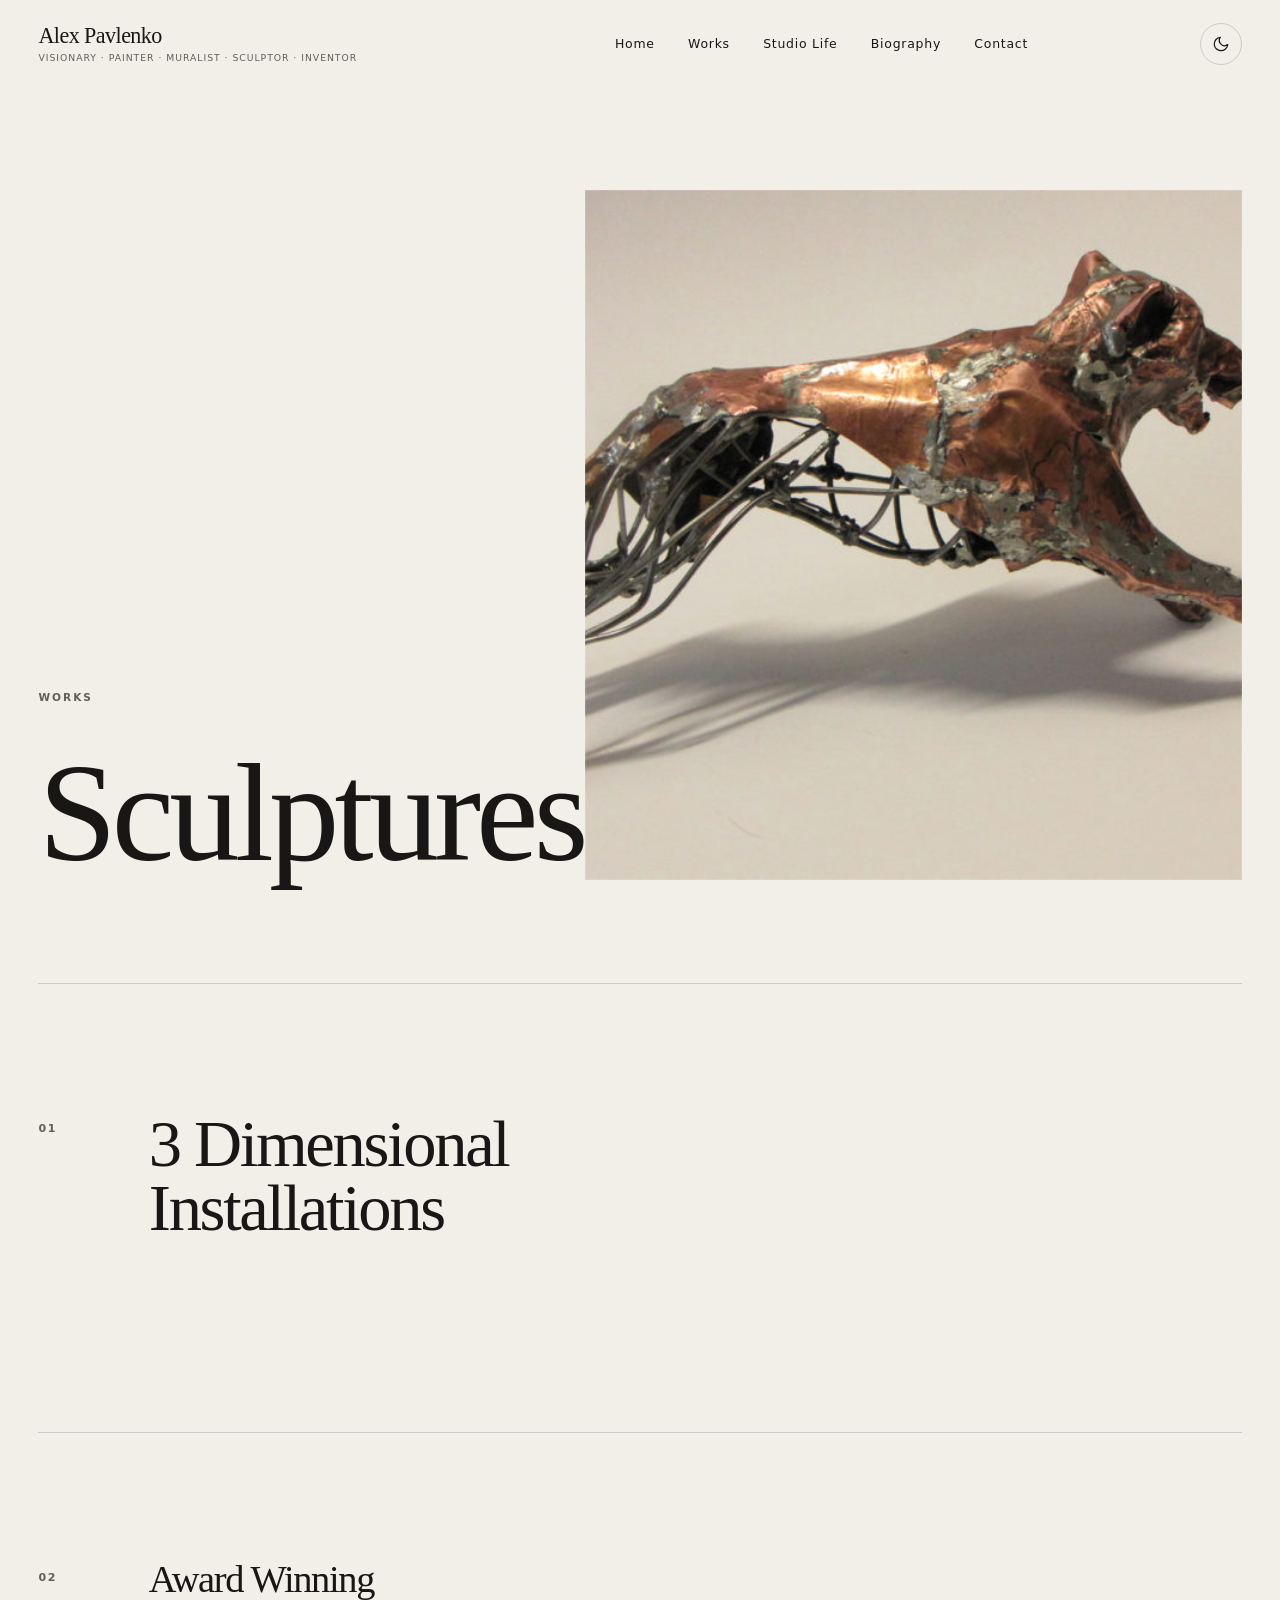
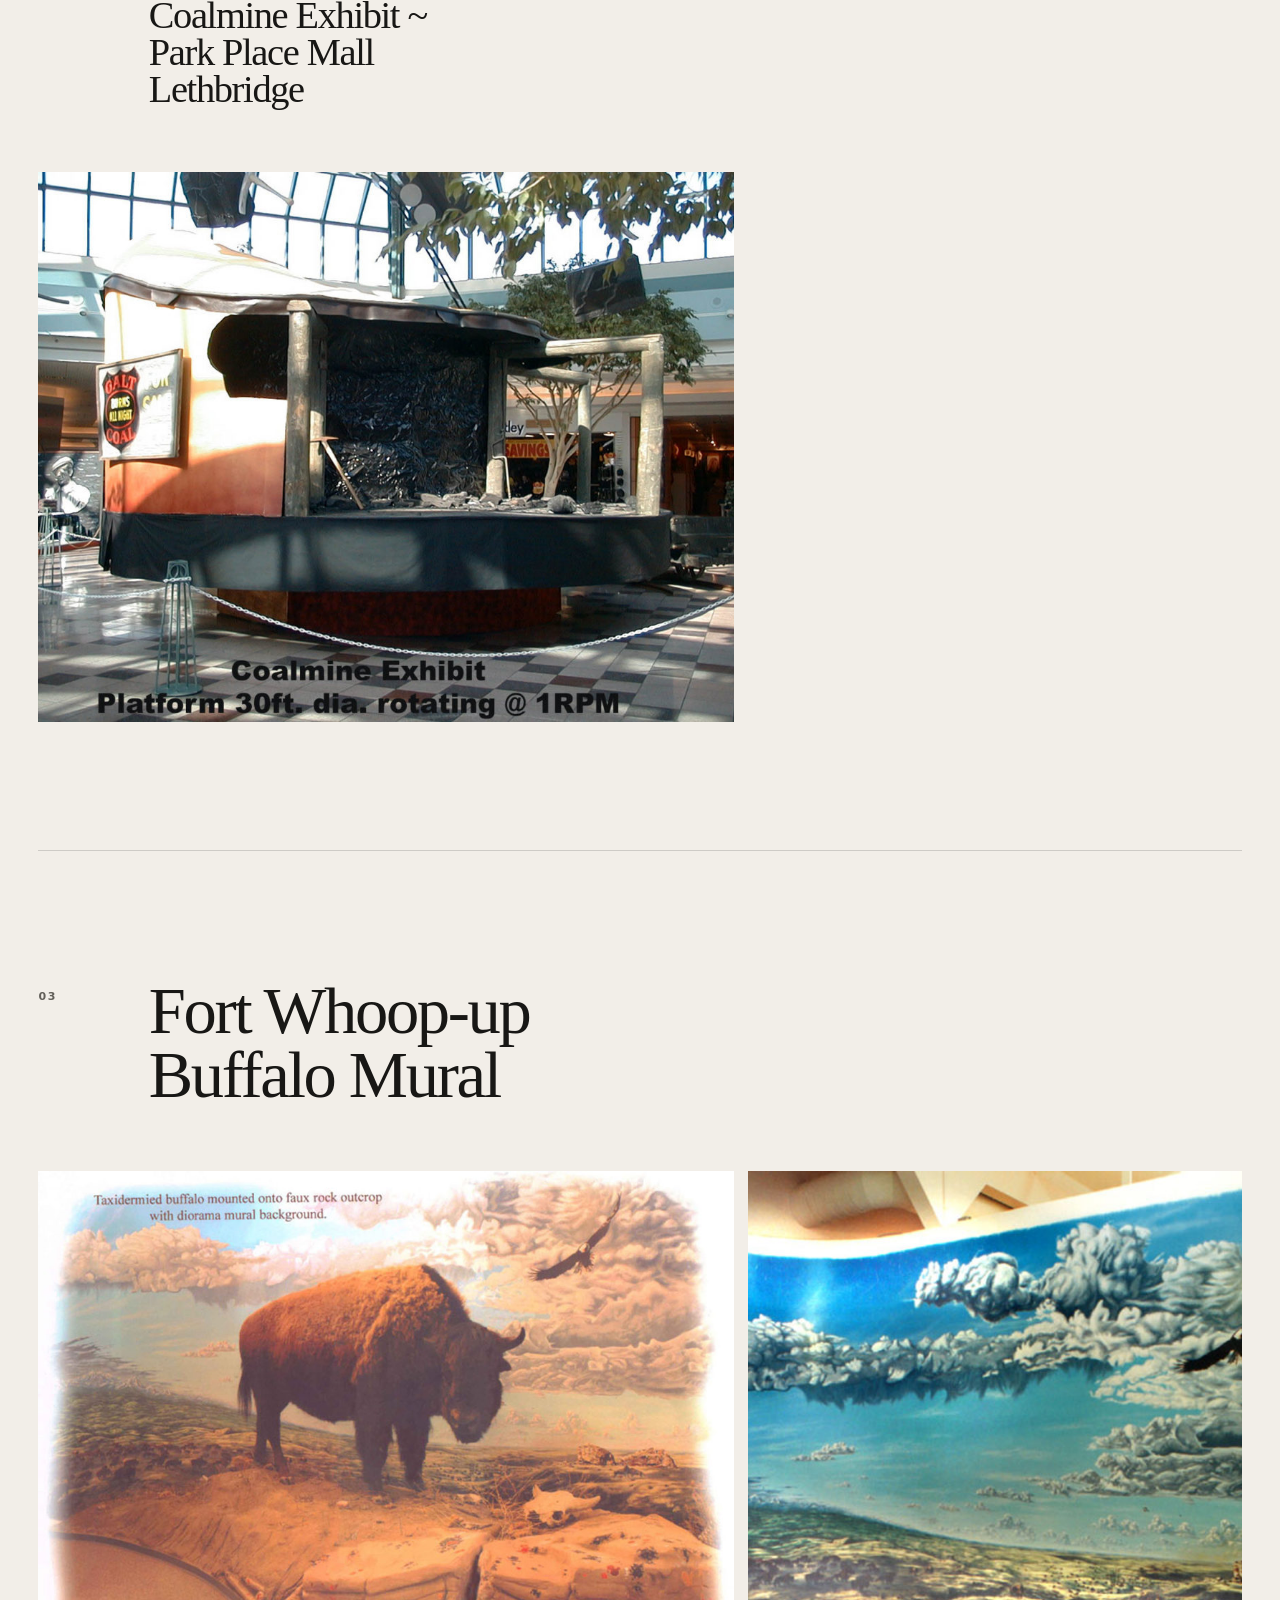
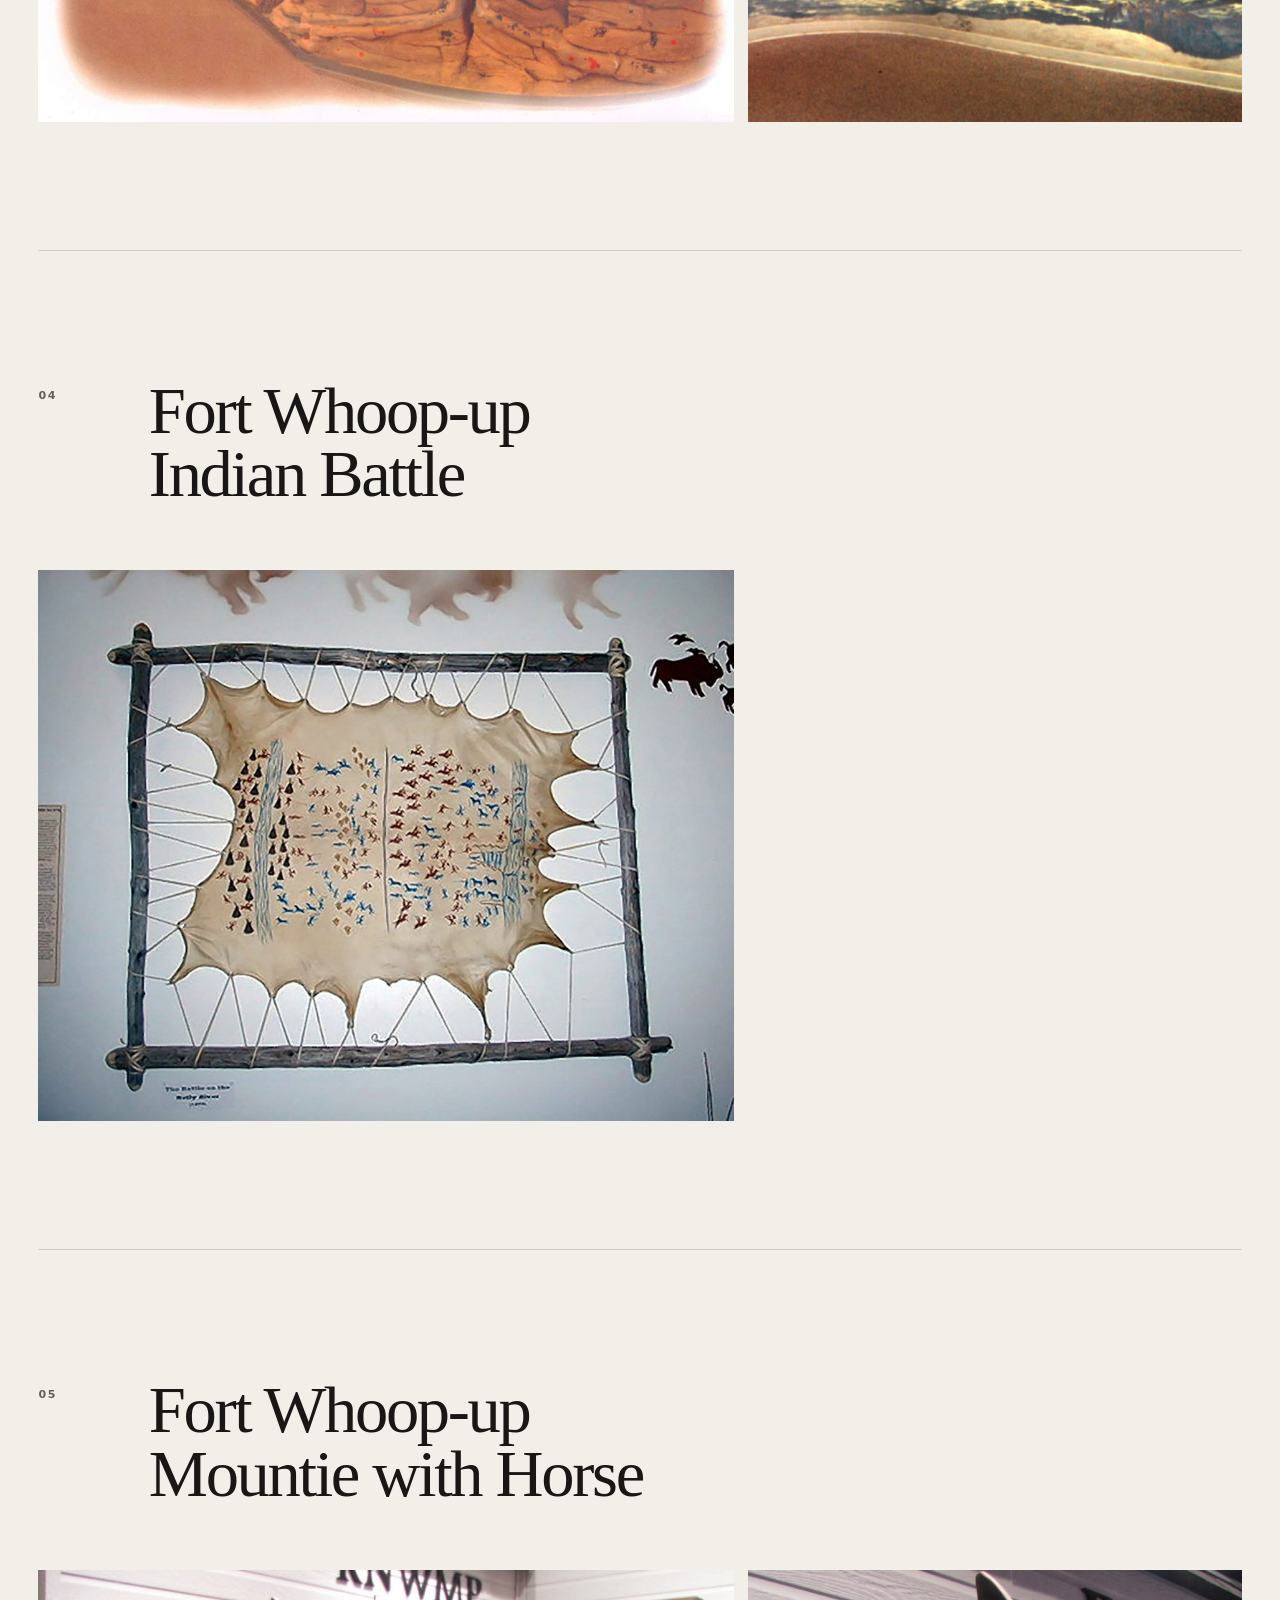
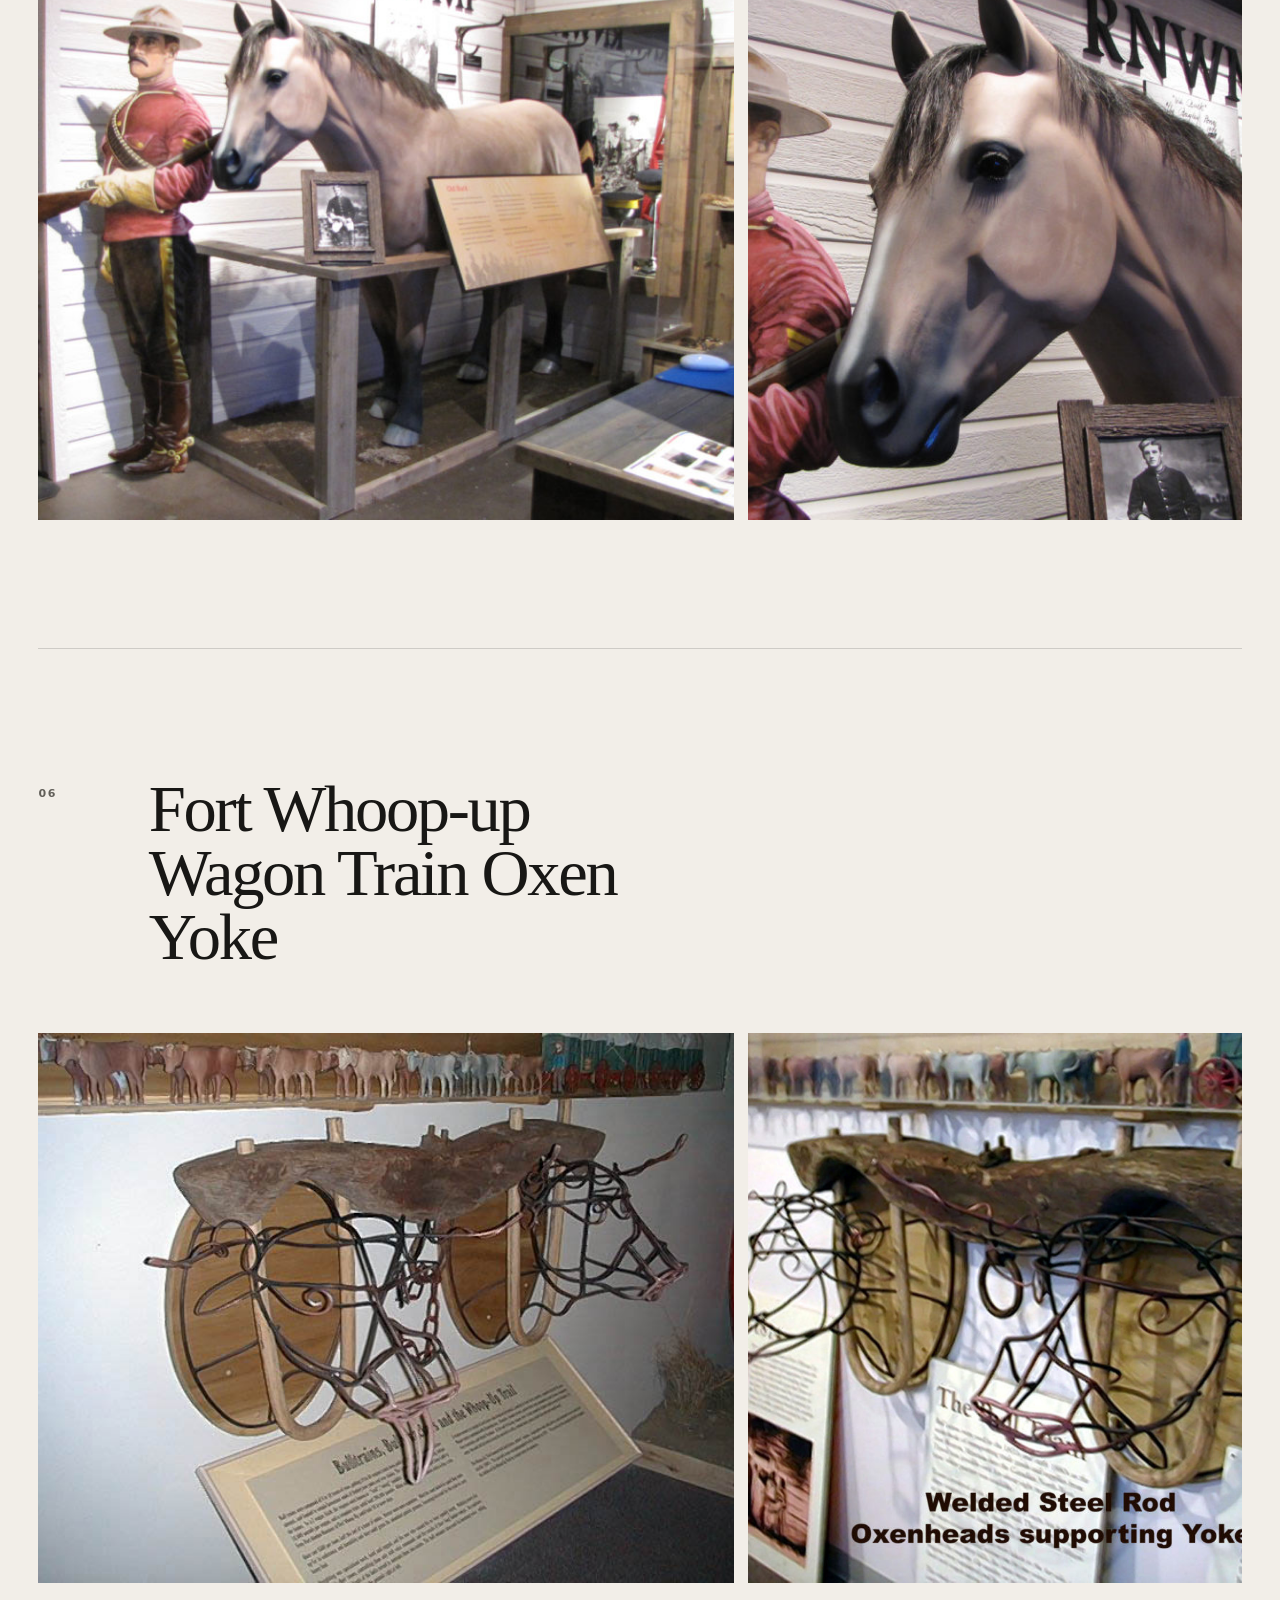
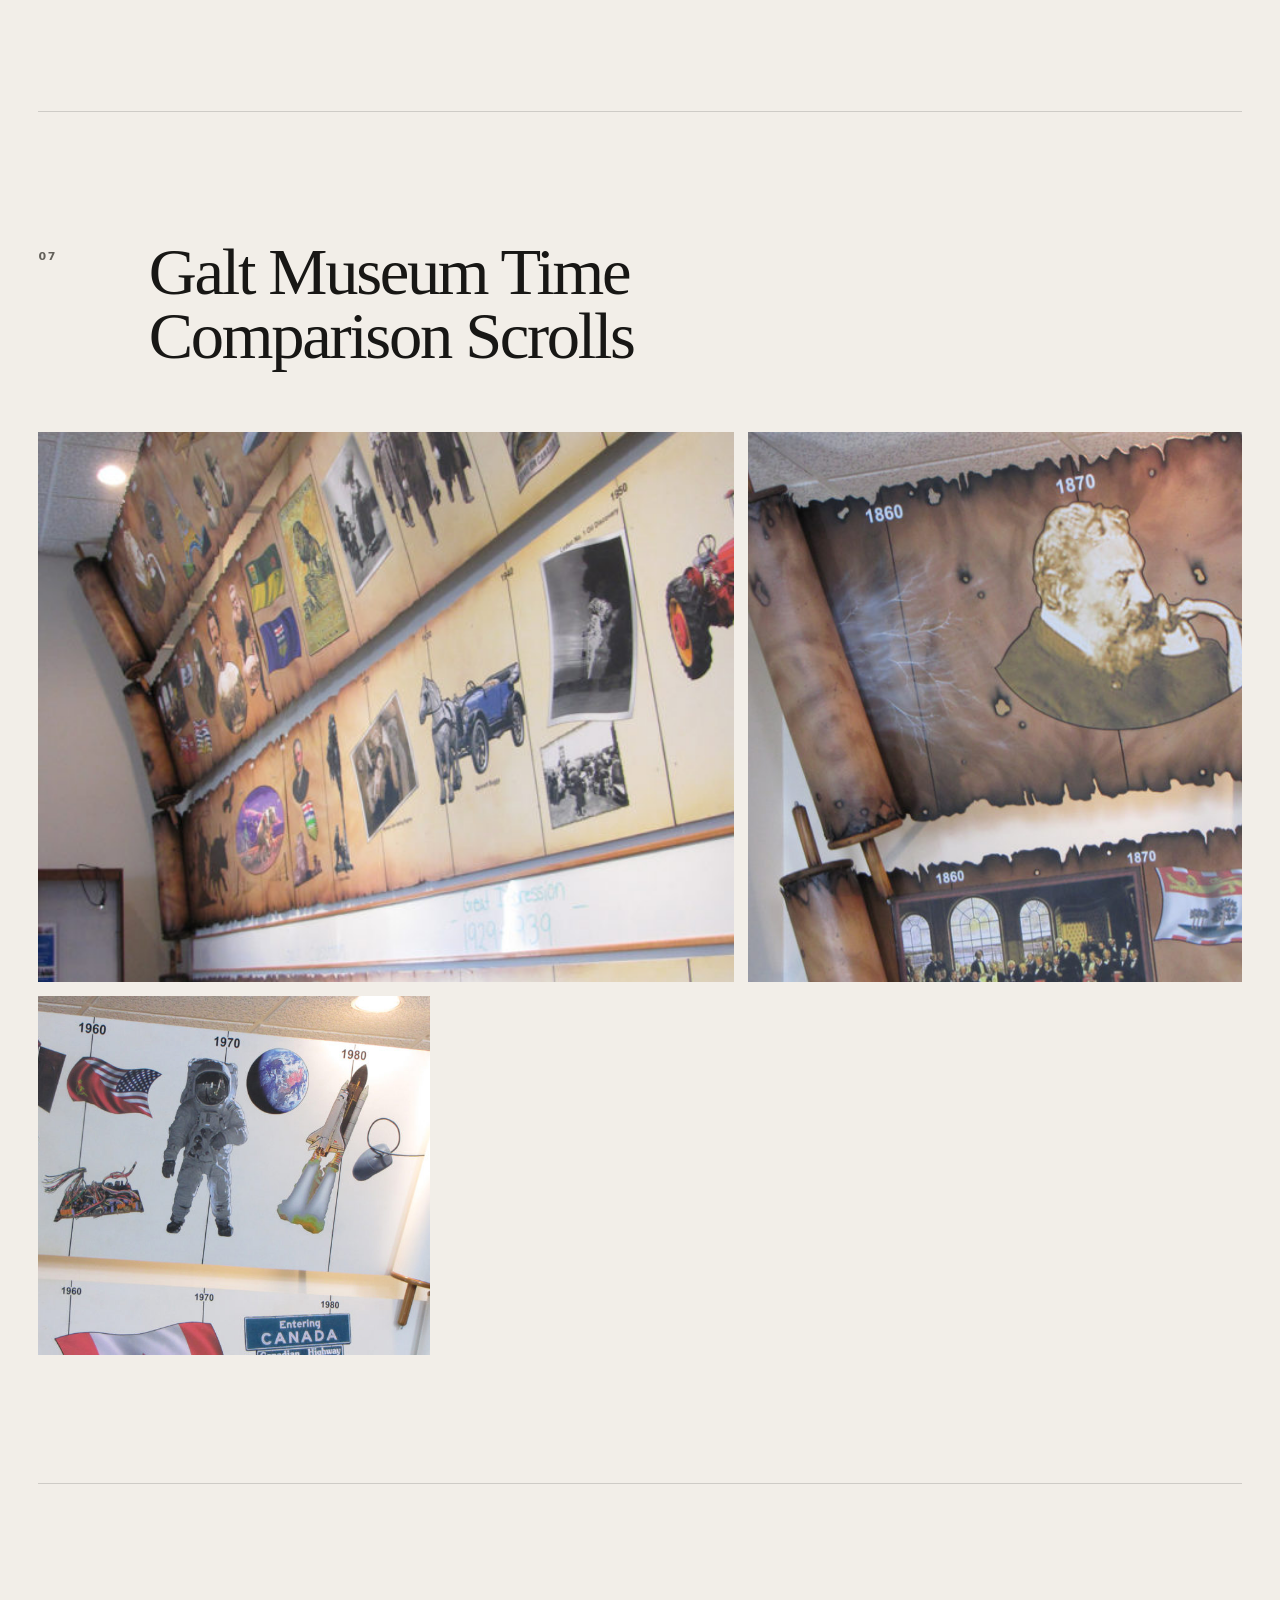
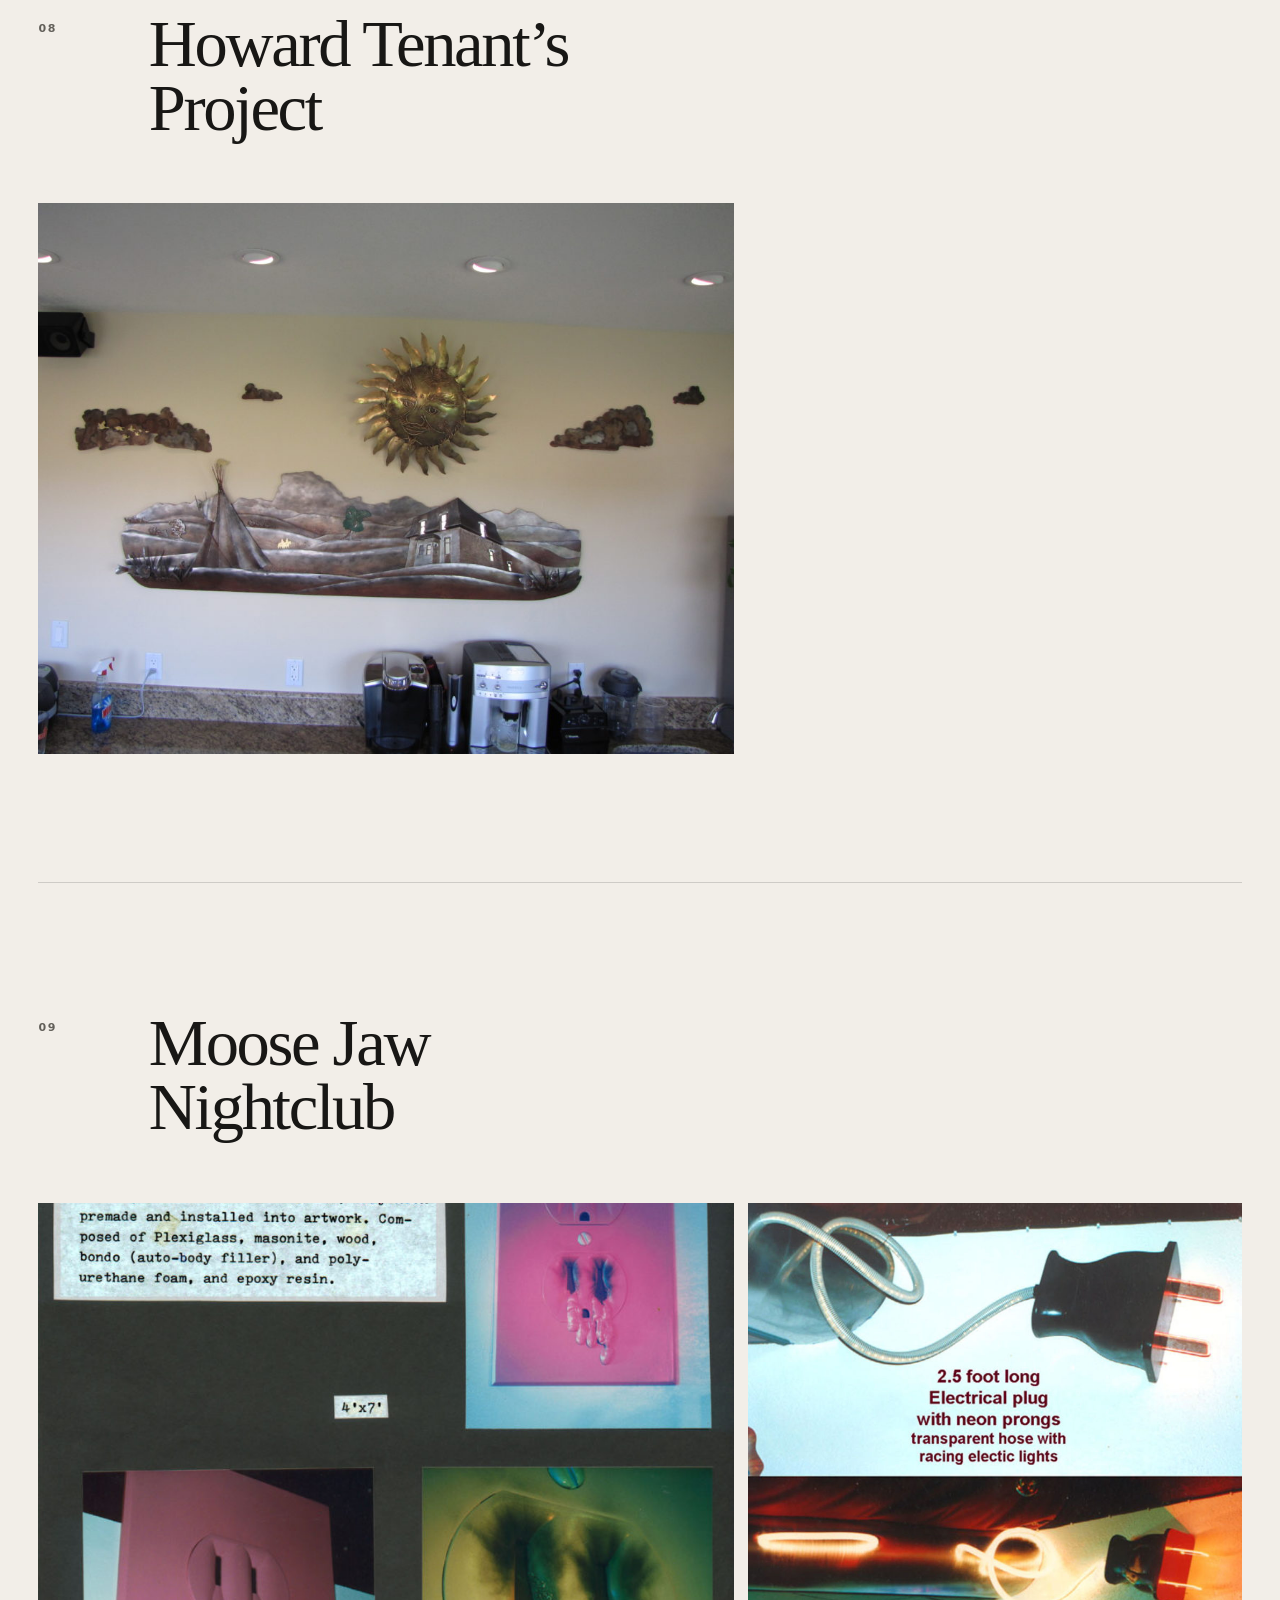
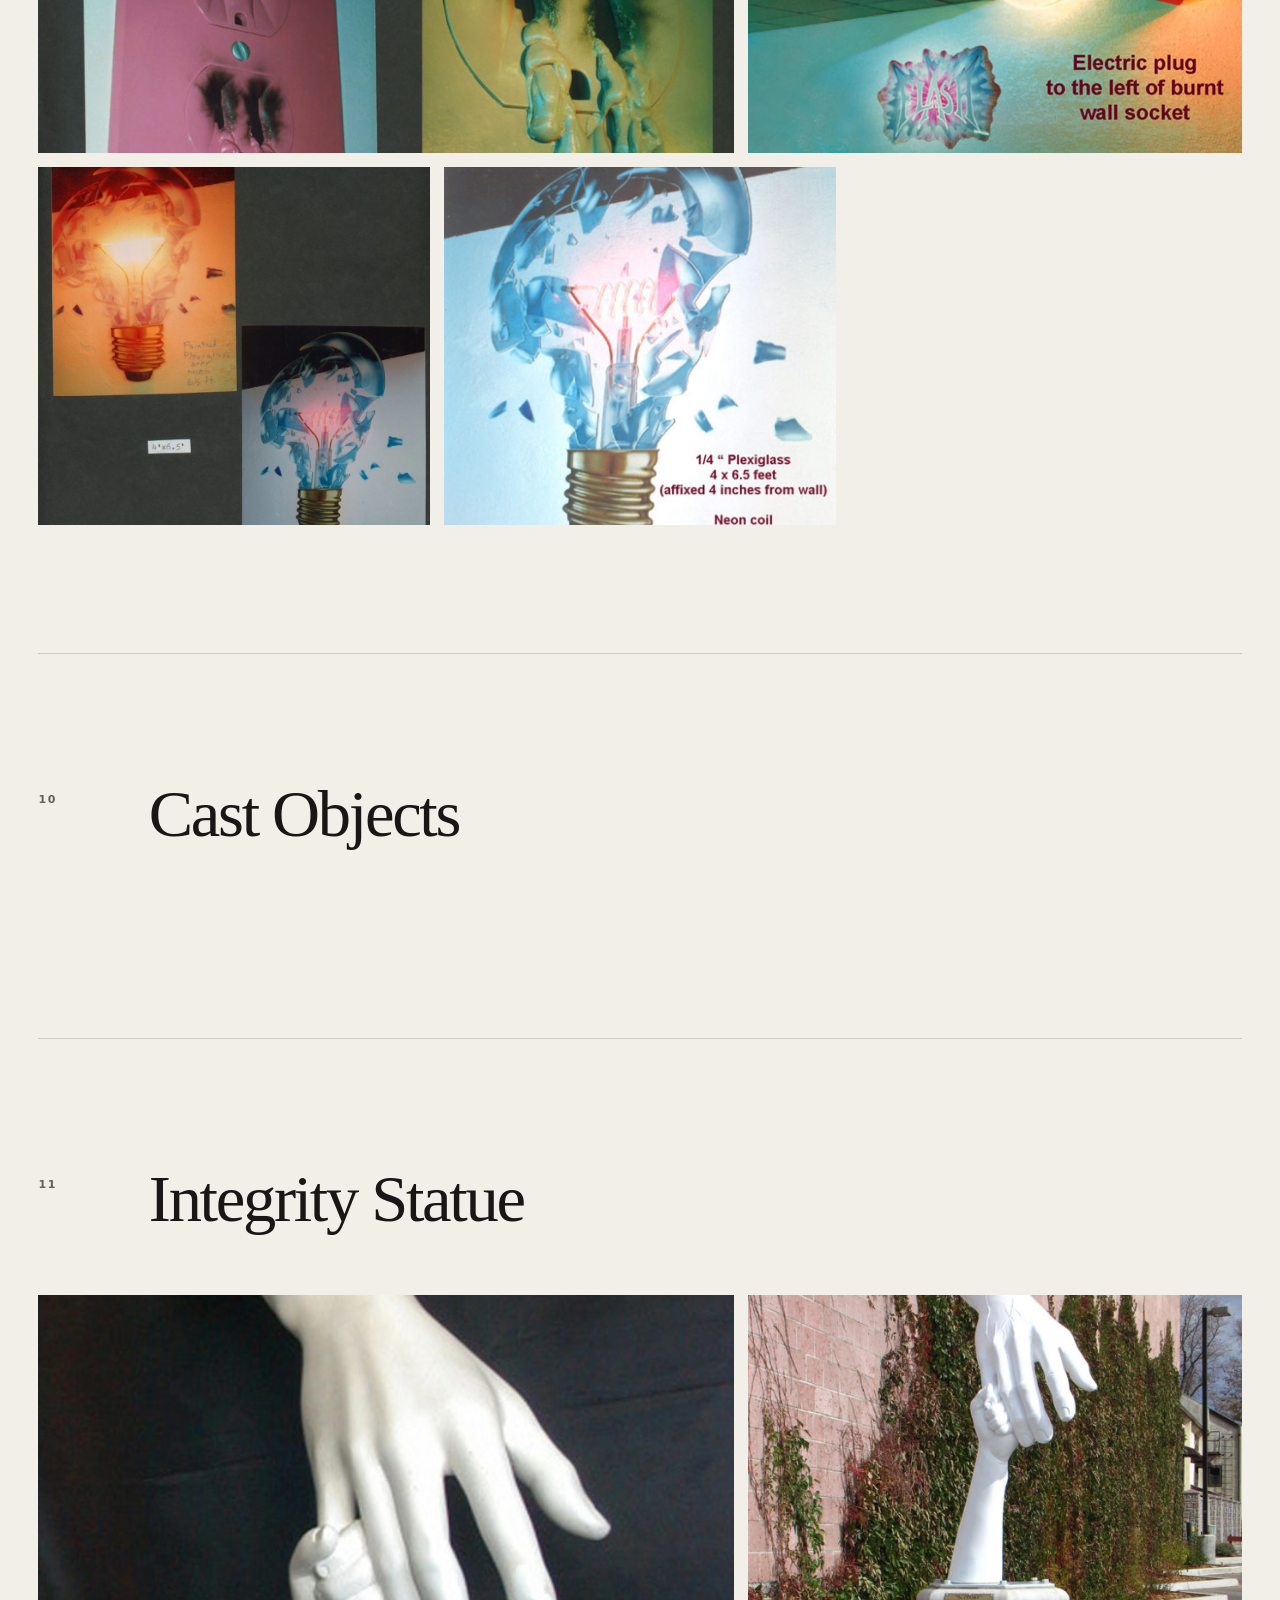
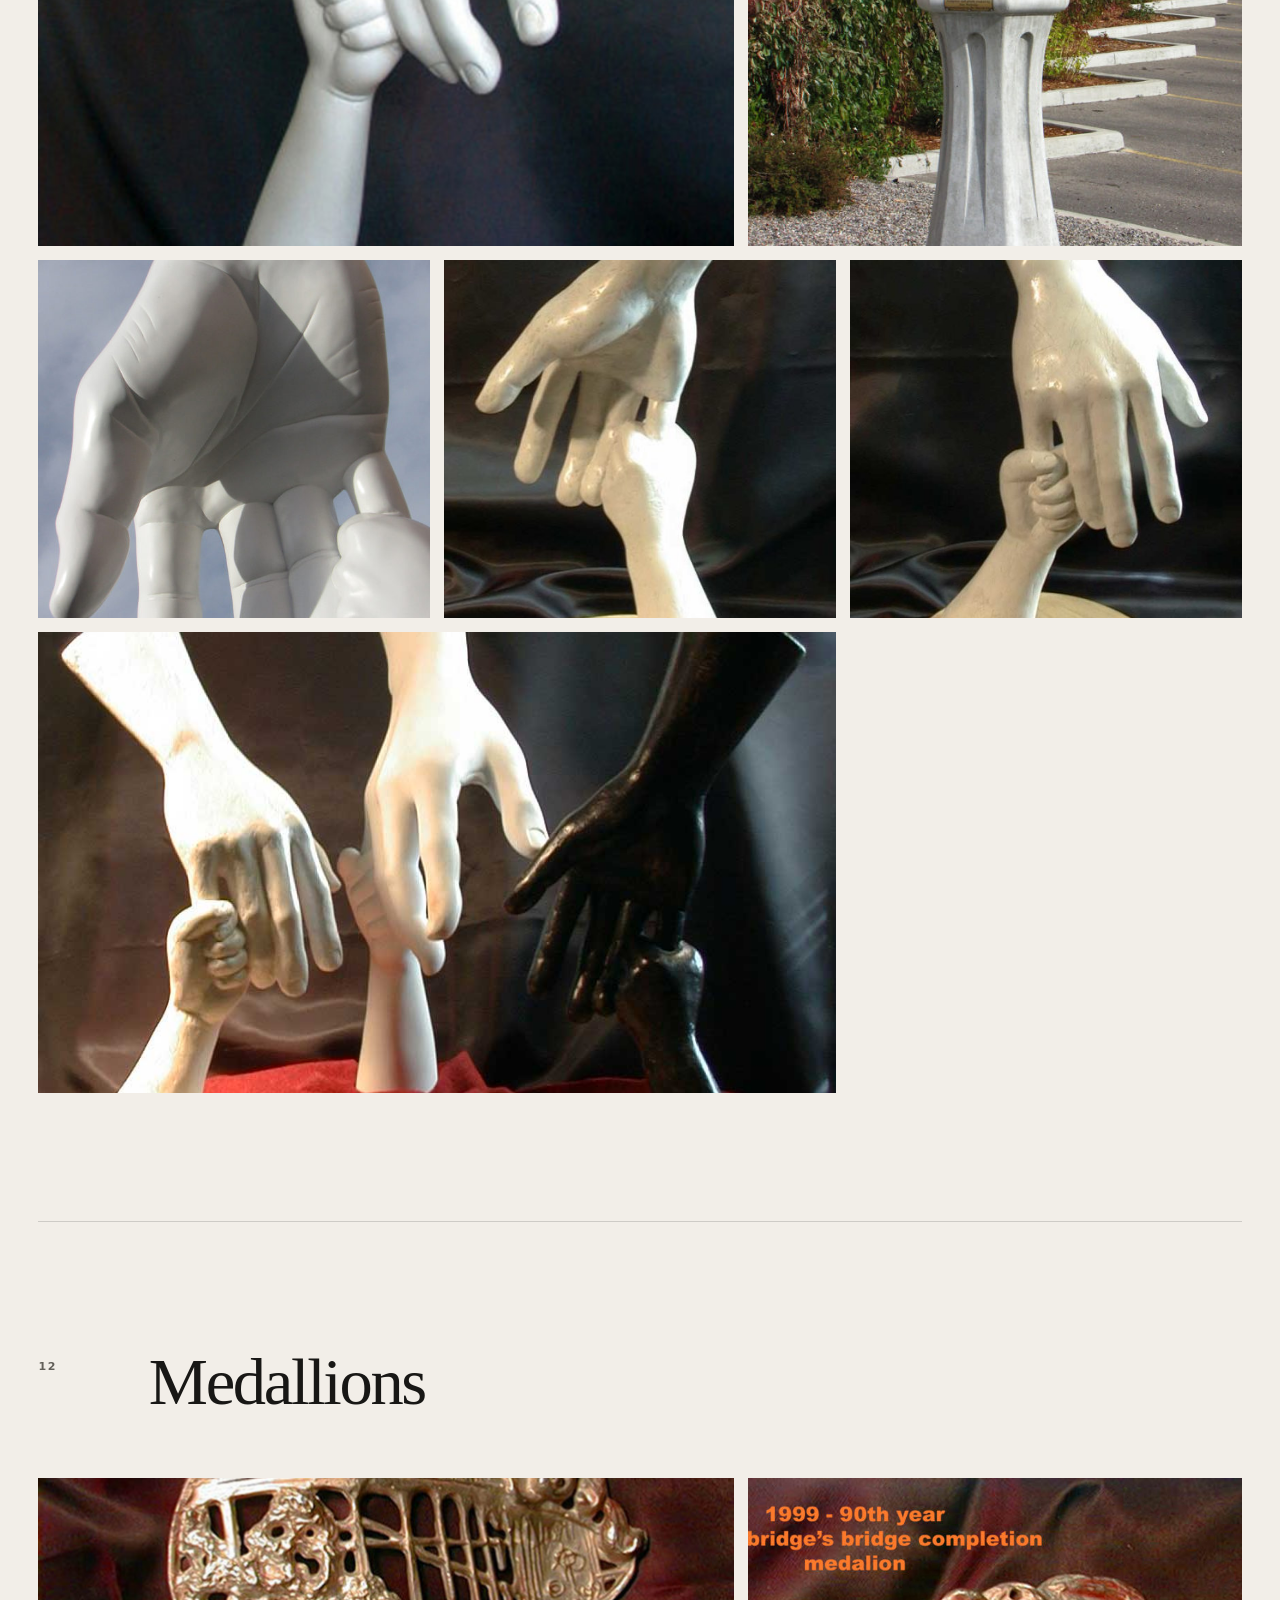
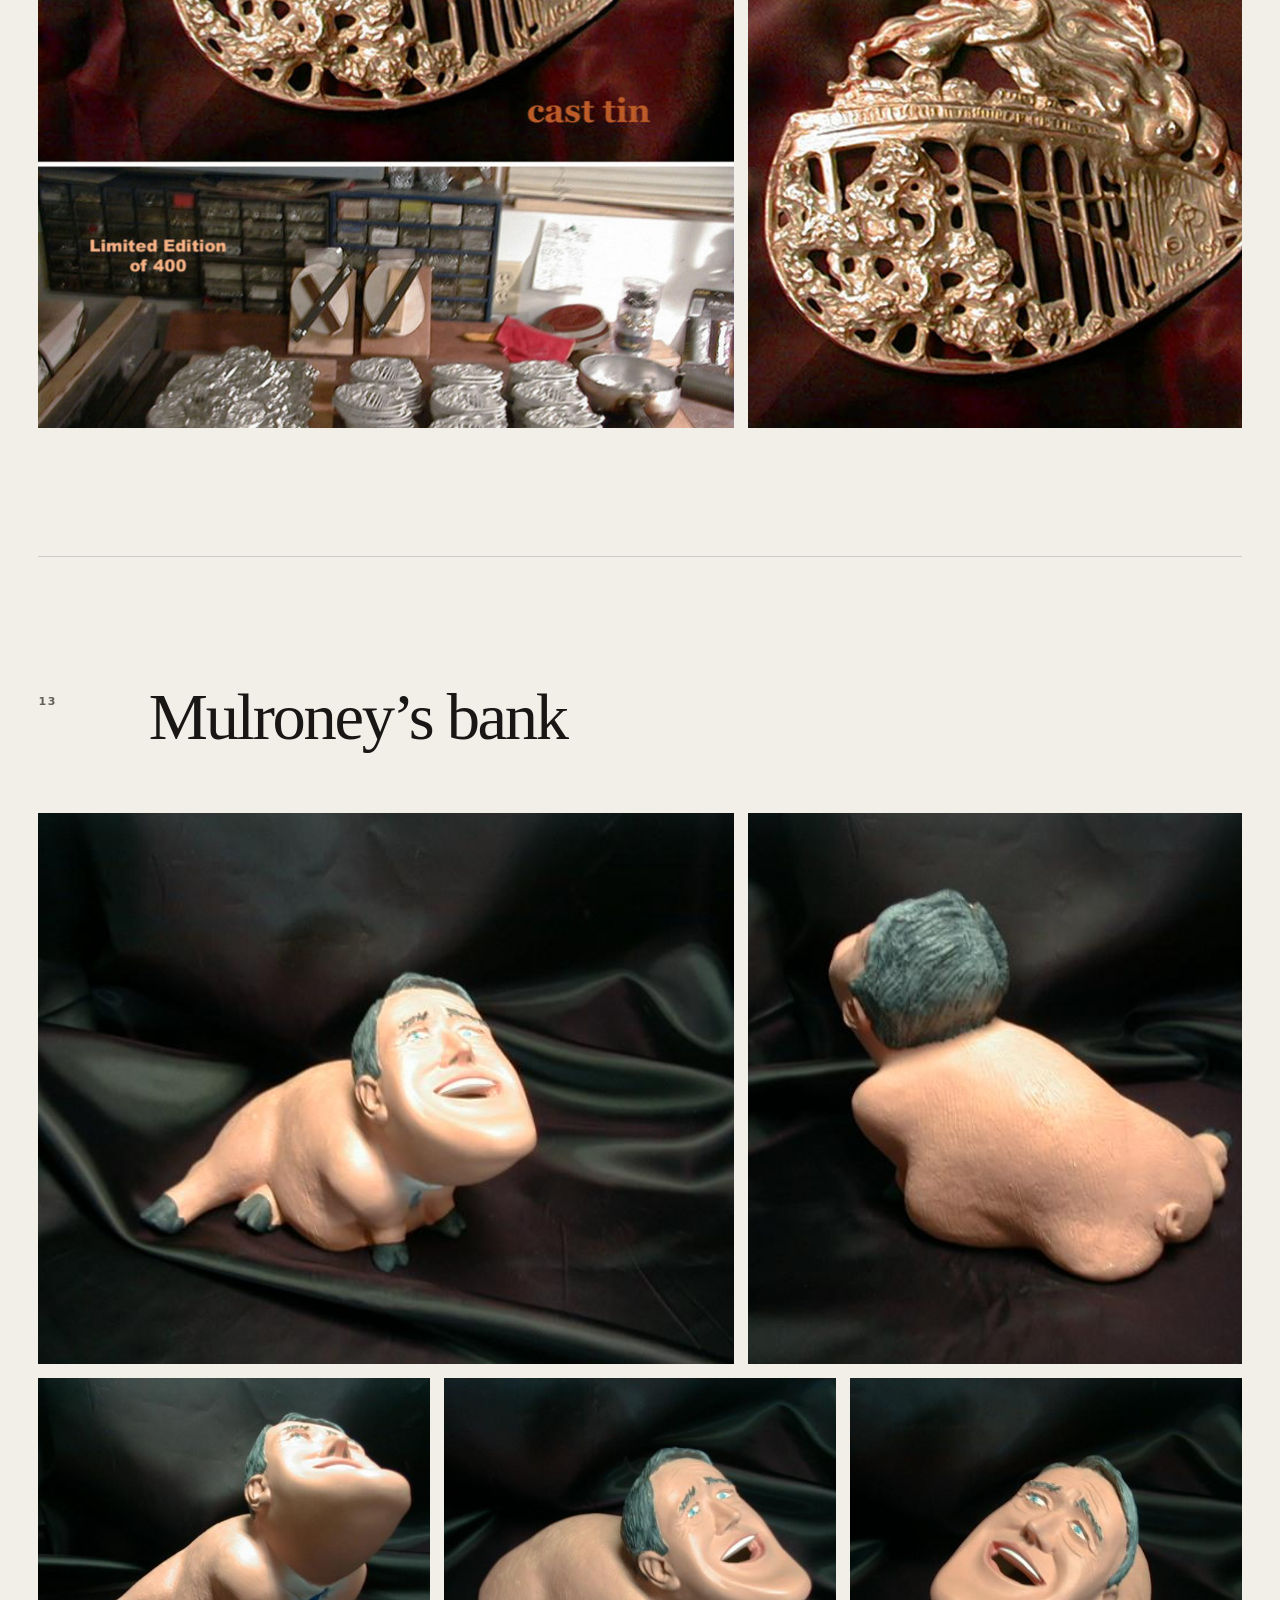
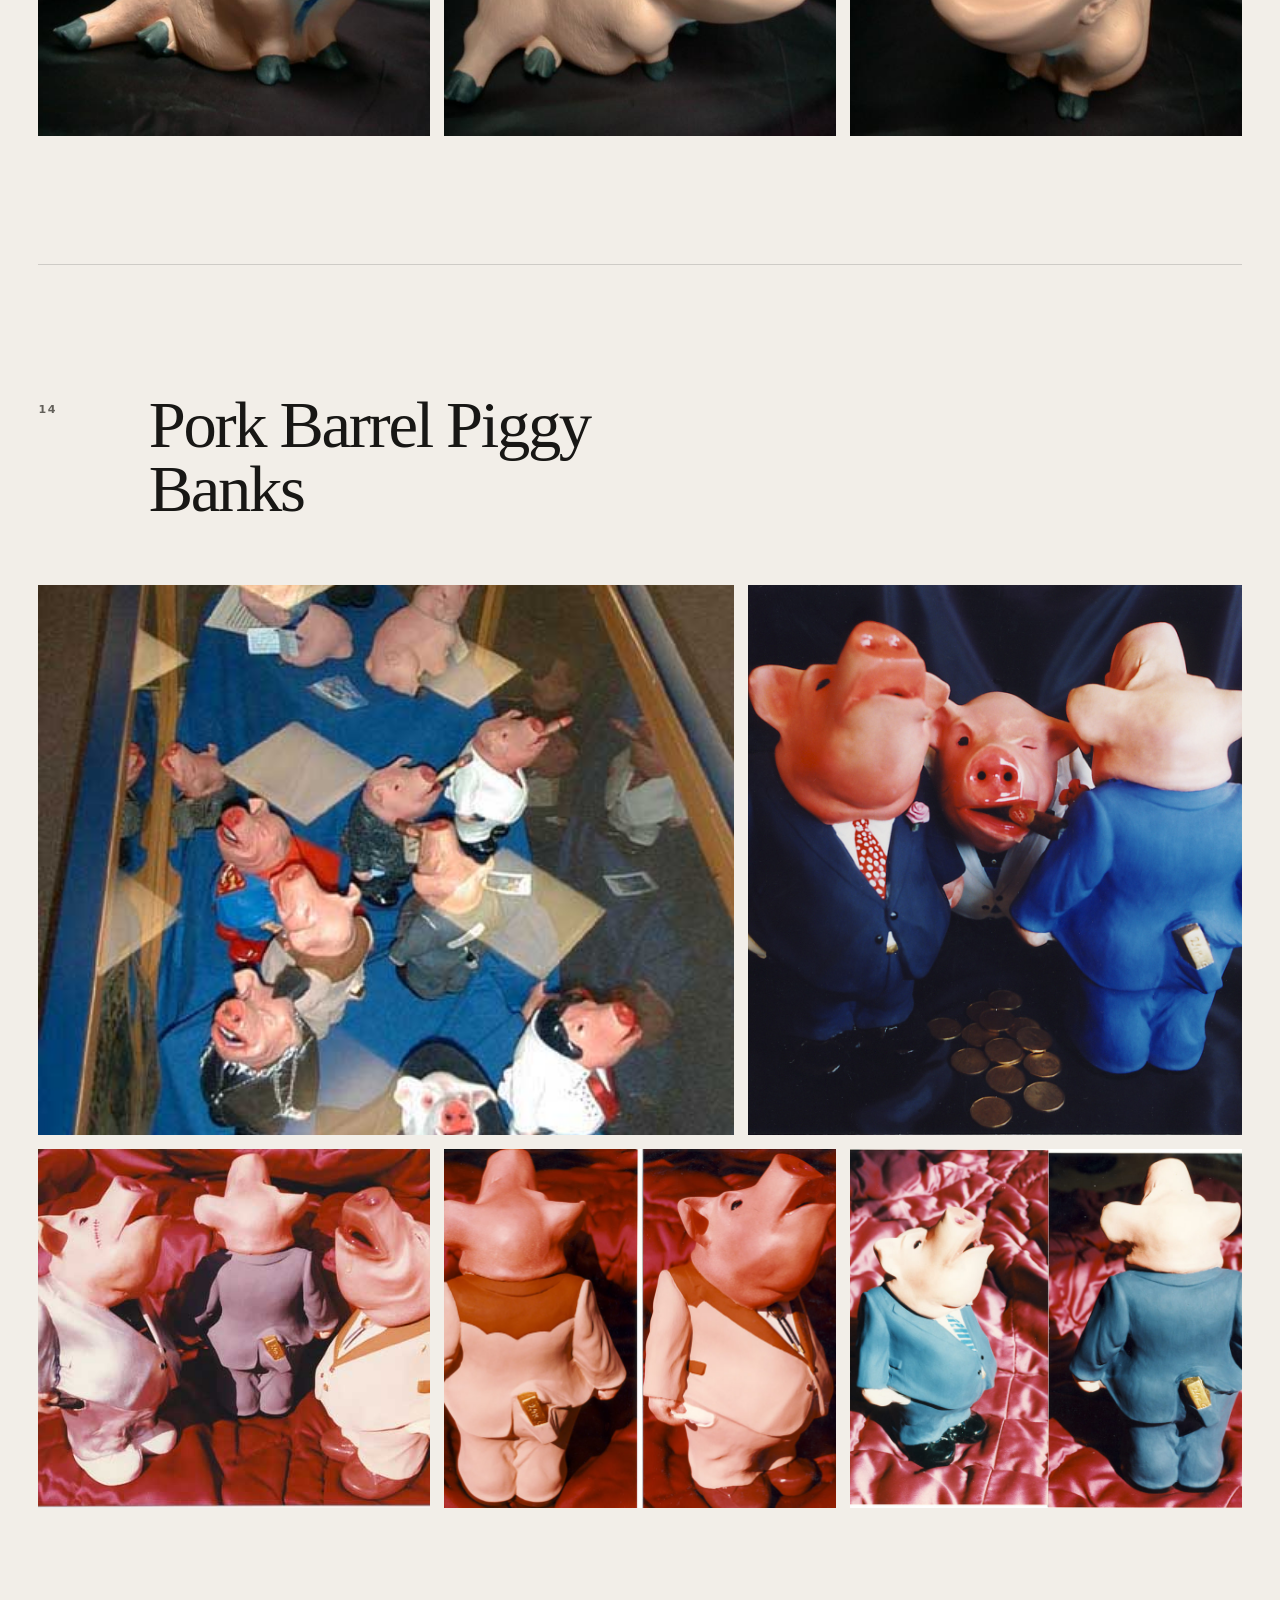
<file: works/sculptures/index.html>
<!doctype html>
<html lang="en">
<head>
  <meta charset="utf-8">
  <meta name="viewport" content="width=device-width, initial-scale=1">
  <meta name="color-scheme" content="light dark">
  <title>Sculptures - Alex Pavlenko Multi-faceted Canadian Fine Artist</title>
  <meta name="description" content="">
  <meta name="robots" content="index, follow, max-image-preview:large">
  <link rel="canonical" href="https://alex.pavlenko.ca/works/sculptures/">
  <meta property="og:type" content="website">
  <meta property="og:title" content="Sculptures - Alex Pavlenko Multi-faceted Canadian Fine Artist">
  <meta property="og:description" content="">
  <meta property="og:url" content="https://alex.pavlenko.ca/works/sculptures/">
  <meta property="og:site_name" content="Alex Pavlenko">
  <meta property="og:image" content="https://alex.pavlenko.ca/sculptures/wolf-statue-prototype-4-1024x576.jpg">
  <meta name="twitter:card" content="summary_large_image">
  <link rel="icon" href="/favicon.ico" sizes="any">
  <link rel="icon" href="/favicon-32x32.png" type="image/png">
  <link rel="apple-touch-icon" href="/apple-touch-icon.png">
  <link rel="manifest" href="/site.webmanifest">
  <link rel="stylesheet" href="/assets/css/site.css">
  <script src="/assets/js/theme-init.js"></script>
  <script src="/assets/js/site.js" defer></script>
</head>
<body class="gallery-layout">
<header class="site-header" data-header>
  <a class="skip-link" href="#main">Skip to content</a>
  <div class="site-header__inner">
    <a class="brand" href="/" aria-label="Alex Pavlenko home">
      <span class="brand__name">Alex Pavlenko</span>
      <span class="brand__tagline">Visionary · Painter · Muralist · Sculptor · Inventor</span>
    </a>
    <nav class="desktop-nav" aria-label="Primary navigation">
      <a href="/">Home</a>
      <div class="nav-group">
        <button type="button" class="nav-group__toggle" aria-expanded="false">Works</button>
        <div class="nav-popover">
          <a href="/works/paintings/">Paintings</a>
          <a href="/works/sculptures/" aria-current="page">Sculptures</a>
          <a href="/works/drawings/">Drawings</a>
          <a href="/works/murals/">Murals</a>
        </div>
      </div>
      <a href="/studio-life-blog/">Studio Life</a>
      <div class="nav-group">
        <button type="button" class="nav-group__toggle" aria-expanded="false">Biography</button>
        <div class="nav-popover">
          <a href="/biography/press-releases/">Press Releases</a>
          <a href="/biography/resume/">Resume</a>
        </div>
      </div>
      <a href="/contact/">Contact</a>
    </nav>
    <div class="header-actions">
      <button class="icon-button theme-toggle" type="button" data-theme-toggle aria-label="Switch color theme">
        <svg class="icon icon--sun" viewBox="0 0 24 24" aria-hidden="true"><circle cx="12" cy="12" r="4"/><path d="M12 2v2M12 20v2M4.93 4.93l1.42 1.42M17.66 17.66l1.41 1.41M2 12h2M20 12h2M4.93 19.07l1.42-1.41M17.66 6.34l1.41-1.41"/></svg>
        <svg class="icon icon--moon" viewBox="0 0 24 24" aria-hidden="true"><path d="M21 12.79A9 9 0 1 1 11.21 3 7 7 0 0 0 21 12.79Z"/></svg>
      </button>
      <button class="icon-button menu-toggle" type="button" data-menu-toggle aria-expanded="false" aria-controls="mobile-menu" aria-label="Open menu"><span></span><span></span></button>
    </div>
  </div>
  <div class="mobile-menu" id="mobile-menu" data-mobile-menu>
    <nav aria-label="Mobile navigation">
      <a href="/">Home</a>
      <div class="mobile-menu__group"><span>Works</span><a href="/works/paintings/">Paintings</a><a href="/works/sculptures/">Sculptures</a><a href="/works/drawings/">Drawings</a><a href="/works/murals/">Murals</a></div>
      <a href="/studio-life-blog/">Studio Life</a>
      <div class="mobile-menu__group"><span>Biography</span><a href="/biography/press-releases/">Press Releases</a><a href="/biography/resume/">Resume</a></div>
      <a href="/contact/">Contact</a>
    </nav>
  </div>
</header>
<main id="main"><section class="page-hero" data-reveal>
  <div class="page-hero__copy"><span class="eyebrow">Works</span><h1>Sculptures</h1></div>
  <div class="page-hero__media"><img src="/sculptures/wolf-statue-prototype-4-1024x576.jpg" alt="" fetchpriority="high"></div>
</section><div class="gallery-page"><section class="gallery-section" data-reveal><div class="section-heading"><span>01</span><h2>3 Dimensional Installations</h2></div></section><section class="gallery-section" data-reveal><div class="section-heading"><span>02</span><h3>Award Winning Coalmine Exhibit ~ Park Place Mall Lethbridge</h3></div><div class="art-grid" data-gallery><a class="art-card" href="/sculptures/Coalmine-Exhibit-1024x768.jpg" data-lightbox-item data-index="0" aria-label="View Coalmine Exhibit full size">
  <img src="/sculptures/Coalmine-Exhibit-1024x768.jpg" alt="Coalmine Exhibit" loading="lazy" decoding="async">
  <span class="art-card__veil" aria-hidden="true"><svg viewBox="0 0 24 24"><path d="M8 3H3v5M16 3h5v5M8 21H3v-5M16 21h5v-5"/></svg></span>
</a></div></section><section class="gallery-section" data-reveal><div class="section-heading"><span>03</span><h2>Fort Whoop-up Buffalo Mural</h2></div><div class="art-grid" data-gallery><a class="art-card" href="/sculptures/Buffalo-mural-for-ft.-Whoop-Up-1-1024x810.jpg" data-lightbox-item data-index="0" aria-label="View Buffalo mural for ft. Whoop Up 1 full size">
  <img src="/sculptures/Buffalo-mural-for-ft.-Whoop-Up-1-1024x810.jpg" alt="Buffalo mural for ft. Whoop Up 1" loading="lazy" decoding="async">
  <span class="art-card__veil" aria-hidden="true"><svg viewBox="0 0 24 24"><path d="M8 3H3v5M16 3h5v5M8 21H3v-5M16 21h5v-5"/></svg></span>
</a><a class="art-card" href="/sculptures/Ft.-Whoop-up-buffalo-mural-1-1024x671.jpg" data-lightbox-item data-index="1" aria-label="View Ft. Whoop up buffalo mural 1 full size">
  <img src="/sculptures/Ft.-Whoop-up-buffalo-mural-1-1024x671.jpg" alt="Ft. Whoop up buffalo mural 1" loading="lazy" decoding="async">
  <span class="art-card__veil" aria-hidden="true"><svg viewBox="0 0 24 24"><path d="M8 3H3v5M16 3h5v5M8 21H3v-5M16 21h5v-5"/></svg></span>
</a></div></section><section class="gallery-section" data-reveal><div class="section-heading"><span>04</span><h2>Fort Whoop-up Indian Battle</h2></div><div class="art-grid" data-gallery><a class="art-card" href="/sculptures/Last-Great-Indian-Battle-1024x768.jpg" data-lightbox-item data-index="0" aria-label="View Last Great Indian Battle full size">
  <img src="/sculptures/Last-Great-Indian-Battle-1024x768.jpg" alt="Last Great Indian Battle" loading="lazy" decoding="async">
  <span class="art-card__veil" aria-hidden="true"><svg viewBox="0 0 24 24"><path d="M8 3H3v5M16 3h5v5M8 21H3v-5M16 21h5v-5"/></svg></span>
</a></div></section><section class="gallery-section" data-reveal><div class="section-heading"><span>05</span><h2>Fort Whoop-up Mountie with Horse</h2></div><div class="art-grid" data-gallery><a class="art-card" href="/sculptures/i.-Mountie-and-horse-1-1024x576.jpg" data-lightbox-item data-index="0" aria-label="View i. Mountie and horse 1 full size">
  <img src="/sculptures/i.-Mountie-and-horse-1-1024x576.jpg" alt="i. Mountie and horse 1" loading="lazy" decoding="async">
  <span class="art-card__veil" aria-hidden="true"><svg viewBox="0 0 24 24"><path d="M8 3H3v5M16 3h5v5M8 21H3v-5M16 21h5v-5"/></svg></span>
</a><a class="art-card" href="/sculptures/j.-Mountie-and-horse-1-1024x576.jpg" data-lightbox-item data-index="1" aria-label="View j. Mountie and horse 1 full size">
  <img src="/sculptures/j.-Mountie-and-horse-1-1024x576.jpg" alt="j. Mountie and horse 1" loading="lazy" decoding="async">
  <span class="art-card__veil" aria-hidden="true"><svg viewBox="0 0 24 24"><path d="M8 3H3v5M16 3h5v5M8 21H3v-5M16 21h5v-5"/></svg></span>
</a></div></section><section class="gallery-section" data-reveal><div class="section-heading"><span>06</span><h2>Fort Whoop-up Wagon Train Oxen Yoke</h2></div><div class="art-grid" data-gallery><a class="art-card" href="/sculptures/Ft.-both-oxen-1.jpg" data-lightbox-item data-index="0" aria-label="View Ft. both oxen 1 full size">
  <img src="/sculptures/Ft.-both-oxen-1.jpg" alt="Ft. both oxen 1" loading="lazy" decoding="async">
  <span class="art-card__veil" aria-hidden="true"><svg viewBox="0 0 24 24"><path d="M8 3H3v5M16 3h5v5M8 21H3v-5M16 21h5v-5"/></svg></span>
</a><a class="art-card" href="/sculptures/oxen-heads-copy-1024x768.jpg" data-lightbox-item data-index="1" aria-label="View oxen heads copy full size">
  <img src="/sculptures/oxen-heads-copy-1024x768.jpg" alt="oxen heads copy" loading="lazy" decoding="async">
  <span class="art-card__veil" aria-hidden="true"><svg viewBox="0 0 24 24"><path d="M8 3H3v5M16 3h5v5M8 21H3v-5M16 21h5v-5"/></svg></span>
</a></div></section><section class="gallery-section" data-reveal><div class="section-heading"><span>07</span><h2>Galt Museum Time Comparison Scrolls</h2></div><div class="art-grid" data-gallery><a class="art-card" href="/sculptures/d.-Timeline-side-profile-1-576x1024.jpg" data-lightbox-item data-index="0" aria-label="View d. Timeline side profile 1 full size">
  <img src="/sculptures/d.-Timeline-side-profile-1-576x1024.jpg" alt="d. Timeline side profile 1" loading="lazy" decoding="async">
  <span class="art-card__veil" aria-hidden="true"><svg viewBox="0 0 24 24"><path d="M8 3H3v5M16 3h5v5M8 21H3v-5M16 21h5v-5"/></svg></span>
</a><a class="art-card" href="/sculptures/e.-Timeline-detail-1-1024x576.jpg" data-lightbox-item data-index="1" aria-label="View e. Timeline detail 1 full size">
  <img src="/sculptures/e.-Timeline-detail-1-1024x576.jpg" alt="e. Timeline detail 1" loading="lazy" decoding="async">
  <span class="art-card__veil" aria-hidden="true"><svg viewBox="0 0 24 24"><path d="M8 3H3v5M16 3h5v5M8 21H3v-5M16 21h5v-5"/></svg></span>
</a><a class="art-card" href="/sculptures/f.-Timeline-detail-2-1-1024x576.jpg" data-lightbox-item data-index="2" aria-label="View f. Timeline detail 2 1 full size">
  <img src="/sculptures/f.-Timeline-detail-2-1-1024x576.jpg" alt="f. Timeline detail 2 1" loading="lazy" decoding="async">
  <span class="art-card__veil" aria-hidden="true"><svg viewBox="0 0 24 24"><path d="M8 3H3v5M16 3h5v5M8 21H3v-5M16 21h5v-5"/></svg></span>
</a></div></section><section class="gallery-section" data-reveal><div class="section-heading"><span>08</span><h2>Howard Tenant’s Project</h2></div><div class="art-grid" data-gallery><a class="art-card" href="/sculptures/IMG_1884-1024x768.jpg" data-lightbox-item data-index="0" aria-label="View IMG 1884 full size">
  <img src="/sculptures/IMG_1884-1024x768.jpg" alt="IMG 1884" loading="lazy" decoding="async">
  <span class="art-card__veil" aria-hidden="true"><svg viewBox="0 0 24 24"><path d="M8 3H3v5M16 3h5v5M8 21H3v-5M16 21h5v-5"/></svg></span>
</a></div></section><section class="gallery-section" data-reveal><div class="section-heading"><span>09</span><h2>Moose Jaw Nightclub</h2></div><div class="art-grid" data-gallery><a class="art-card" href="/sculptures/Moose-Jaw-nightclub-2-842x1024.jpg" data-lightbox-item data-index="0" aria-label="View Moose Jaw nightclub 2 full size">
  <img src="/sculptures/Moose-Jaw-nightclub-2-842x1024.jpg" alt="Moose Jaw nightclub 2" loading="lazy" decoding="async">
  <span class="art-card__veil" aria-hidden="true"><svg viewBox="0 0 24 24"><path d="M8 3H3v5M16 3h5v5M8 21H3v-5M16 21h5v-5"/></svg></span>
</a><a class="art-card" href="/sculptures/Moose-Jaw-nightclub-4-964x1024.jpg" data-lightbox-item data-index="1" aria-label="View Moose Jaw nightclub 4 full size">
  <img src="/sculptures/Moose-Jaw-nightclub-4-964x1024.jpg" alt="Moose Jaw nightclub 4" loading="lazy" decoding="async">
  <span class="art-card__veil" aria-hidden="true"><svg viewBox="0 0 24 24"><path d="M8 3H3v5M16 3h5v5M8 21H3v-5M16 21h5v-5"/></svg></span>
</a><a class="art-card" href="/sculptures/Moose-Jaw-nightclub-1-958x1024.jpg" data-lightbox-item data-index="2" aria-label="View Moose Jaw nightclub 1 full size">
  <img src="/sculptures/Moose-Jaw-nightclub-1-958x1024.jpg" alt="Moose Jaw nightclub 1" loading="lazy" decoding="async">
  <span class="art-card__veil" aria-hidden="true"><svg viewBox="0 0 24 24"><path d="M8 3H3v5M16 3h5v5M8 21H3v-5M16 21h5v-5"/></svg></span>
</a><a class="art-card" href="/sculptures/Moose-Jaw-nightclub-807x1024.jpg" data-lightbox-item data-index="3" aria-label="View Moose Jaw nightclub full size">
  <img src="/sculptures/Moose-Jaw-nightclub-807x1024.jpg" alt="Moose Jaw nightclub" loading="lazy" decoding="async">
  <span class="art-card__veil" aria-hidden="true"><svg viewBox="0 0 24 24"><path d="M8 3H3v5M16 3h5v5M8 21H3v-5M16 21h5v-5"/></svg></span>
</a></div></section><section class="gallery-section" data-reveal><div class="section-heading"><span>10</span><h2>Cast Objects</h2></div></section><section class="gallery-section" data-reveal><div class="section-heading"><span>11</span><h2>Integrity Statue</h2></div><div class="art-grid" data-gallery><a class="art-card" href="/sculptures/1.-twice-lifesize-prototype-625x1024.jpg" data-lightbox-item data-index="0" aria-label="View 1. twice lifesize prototype full size">
  <img src="/sculptures/1.-twice-lifesize-prototype-625x1024.jpg" alt="1. twice lifesize prototype" loading="lazy" decoding="async">
  <span class="art-card__veil" aria-hidden="true"><svg viewBox="0 0 24 24"><path d="M8 3H3v5M16 3h5v5M8 21H3v-5M16 21h5v-5"/></svg></span>
</a><a class="art-card" href="/sculptures/c.-installed-1-576x1024.jpg" data-lightbox-item data-index="1" aria-label="View c. installed 1 full size">
  <img src="/sculptures/c.-installed-1-576x1024.jpg" alt="c. installed 1" loading="lazy" decoding="async">
  <span class="art-card__veil" aria-hidden="true"><svg viewBox="0 0 24 24"><path d="M8 3H3v5M16 3h5v5M8 21H3v-5M16 21h5v-5"/></svg></span>
</a><a class="art-card" href="/sculptures/e.-detail-1-576x1024.jpg" data-lightbox-item data-index="2" aria-label="View e. detail 1 full size">
  <img src="/sculptures/e.-detail-1-576x1024.jpg" alt="e. detail 1" loading="lazy" decoding="async">
  <span class="art-card__veil" aria-hidden="true"><svg viewBox="0 0 24 24"><path d="M8 3H3v5M16 3h5v5M8 21H3v-5M16 21h5v-5"/></svg></span>
</a><a class="art-card" href="/sculptures/sm-version-Support-484x1024.jpg" data-lightbox-item data-index="3" aria-label="View sm version Support full size">
  <img src="/sculptures/sm-version-Support-484x1024.jpg" alt="sm version Support" loading="lazy" decoding="async">
  <span class="art-card__veil" aria-hidden="true"><svg viewBox="0 0 24 24"><path d="M8 3H3v5M16 3h5v5M8 21H3v-5M16 21h5v-5"/></svg></span>
</a><a class="art-card" href="/sculptures/sm-version-Support2-560x1024.jpg" data-lightbox-item data-index="4" aria-label="View sm version Support2 full size">
  <img src="/sculptures/sm-version-Support2-560x1024.jpg" alt="sm version Support2" loading="lazy" decoding="async">
  <span class="art-card__veil" aria-hidden="true"><svg viewBox="0 0 24 24"><path d="M8 3H3v5M16 3h5v5M8 21H3v-5M16 21h5v-5"/></svg></span>
</a><a class="art-card" href="/sculptures/Support.jpg" data-lightbox-item data-index="5" aria-label="View Support full size">
  <img src="/sculptures/Support.jpg" alt="Support" loading="lazy" decoding="async">
  <span class="art-card__veil" aria-hidden="true"><svg viewBox="0 0 24 24"><path d="M8 3H3v5M16 3h5v5M8 21H3v-5M16 21h5v-5"/></svg></span>
</a></div></section><section class="gallery-section" data-reveal><div class="section-heading"><span>12</span><h2>Medallions</h2></div><div class="art-grid" data-gallery><a class="art-card" href="/sculptures/medallion-multiples-1-694x1024.jpg" data-lightbox-item data-index="0" aria-label="View medallion multiples 1 full size">
  <img src="/sculptures/medallion-multiples-1-694x1024.jpg" alt="medallion multiples 1" loading="lazy" decoding="async">
  <span class="art-card__veil" aria-hidden="true"><svg viewBox="0 0 24 24"><path d="M8 3H3v5M16 3h5v5M8 21H3v-5M16 21h5v-5"/></svg></span>
</a><a class="art-card" href="/sculptures/medallion-copy-1-1024x768.jpg" data-lightbox-item data-index="1" aria-label="View medallion copy 1 full size">
  <img src="/sculptures/medallion-copy-1-1024x768.jpg" alt="medallion copy 1" loading="lazy" decoding="async">
  <span class="art-card__veil" aria-hidden="true"><svg viewBox="0 0 24 24"><path d="M8 3H3v5M16 3h5v5M8 21H3v-5M16 21h5v-5"/></svg></span>
</a></div></section><section class="gallery-section" data-reveal><div class="section-heading"><span>13</span><h2>Mulroney’s bank</h2></div><div class="art-grid" data-gallery><a class="art-card" href="/sculptures/1.jpg" data-lightbox-item data-index="0" aria-label="View 1 full size">
  <img src="/sculptures/1.jpg" alt="1" loading="lazy" decoding="async">
  <span class="art-card__veil" aria-hidden="true"><svg viewBox="0 0 24 24"><path d="M8 3H3v5M16 3h5v5M8 21H3v-5M16 21h5v-5"/></svg></span>
</a><a class="art-card" href="/sculptures/2.jpg" data-lightbox-item data-index="1" aria-label="View 2 full size">
  <img src="/sculptures/2.jpg" alt="2" loading="lazy" decoding="async">
  <span class="art-card__veil" aria-hidden="true"><svg viewBox="0 0 24 24"><path d="M8 3H3v5M16 3h5v5M8 21H3v-5M16 21h5v-5"/></svg></span>
</a><a class="art-card" href="/sculptures/3.jpg" data-lightbox-item data-index="2" aria-label="View 3 full size">
  <img src="/sculptures/3.jpg" alt="3" loading="lazy" decoding="async">
  <span class="art-card__veil" aria-hidden="true"><svg viewBox="0 0 24 24"><path d="M8 3H3v5M16 3h5v5M8 21H3v-5M16 21h5v-5"/></svg></span>
</a><a class="art-card" href="/sculptures/4.jpg" data-lightbox-item data-index="3" aria-label="View 4 full size">
  <img src="/sculptures/4.jpg" alt="4" loading="lazy" decoding="async">
  <span class="art-card__veil" aria-hidden="true"><svg viewBox="0 0 24 24"><path d="M8 3H3v5M16 3h5v5M8 21H3v-5M16 21h5v-5"/></svg></span>
</a><a class="art-card" href="/sculptures/5.jpg" data-lightbox-item data-index="4" aria-label="View 5 full size">
  <img src="/sculptures/5.jpg" alt="5" loading="lazy" decoding="async">
  <span class="art-card__veil" aria-hidden="true"><svg viewBox="0 0 24 24"><path d="M8 3H3v5M16 3h5v5M8 21H3v-5M16 21h5v-5"/></svg></span>
</a></div></section><section class="gallery-section" data-reveal><div class="section-heading"><span>14</span><h2>Pork Barrel Piggy Banks</h2></div><div class="art-grid" data-gallery><a class="art-card" href="/sculptures/piggies-in-a-case.jpg" data-lightbox-item data-index="0" aria-label="View piggies in a case full size">
  <img src="/sculptures/piggies-in-a-case.jpg" alt="piggies in a case" loading="lazy" decoding="async">
  <span class="art-card__veil" aria-hidden="true"><svg viewBox="0 0 24 24"><path d="M8 3H3v5M16 3h5v5M8 21H3v-5M16 21h5v-5"/></svg></span>
</a><a class="art-card" href="/sculptures/Pork-Barrel-2.jpg" data-lightbox-item data-index="1" aria-label="View Pork Barrel 2 full size">
  <img src="/sculptures/Pork-Barrel-2.jpg" alt="Pork Barrel 2" loading="lazy" decoding="async">
  <span class="art-card__veil" aria-hidden="true"><svg viewBox="0 0 24 24"><path d="M8 3H3v5M16 3h5v5M8 21H3v-5M16 21h5v-5"/></svg></span>
</a><a class="art-card" href="/sculptures/Pork-Barrel-piggy-banks-2-copy.jpg" data-lightbox-item data-index="2" aria-label="View Pork Barrel piggy banks 2 copy full size">
  <img src="/sculptures/Pork-Barrel-piggy-banks-2-copy.jpg" alt="Pork Barrel piggy banks 2 copy" loading="lazy" decoding="async">
  <span class="art-card__veil" aria-hidden="true"><svg viewBox="0 0 24 24"><path d="M8 3H3v5M16 3h5v5M8 21H3v-5M16 21h5v-5"/></svg></span>
</a><a class="art-card" href="/sculptures/Pork-Barrel-piggy-banks-3-1024x719.jpg" data-lightbox-item data-index="3" aria-label="View Pork Barrel piggy banks 3 full size">
  <img src="/sculptures/Pork-Barrel-piggy-banks-3-1024x719.jpg" alt="Pork Barrel piggy banks 3" loading="lazy" decoding="async">
  <span class="art-card__veil" aria-hidden="true"><svg viewBox="0 0 24 24"><path d="M8 3H3v5M16 3h5v5M8 21H3v-5M16 21h5v-5"/></svg></span>
</a><a class="art-card" href="/sculptures/Pork-Barrel-piggy-banks-4-1024x768.jpg" data-lightbox-item data-index="4" aria-label="View Pork Barrel piggy banks 4 full size">
  <img src="/sculptures/Pork-Barrel-piggy-banks-4-1024x768.jpg" alt="Pork Barrel piggy banks 4" loading="lazy" decoding="async">
  <span class="art-card__veil" aria-hidden="true"><svg viewBox="0 0 24 24"><path d="M8 3H3v5M16 3h5v5M8 21H3v-5M16 21h5v-5"/></svg></span>
</a></div></section><section class="gallery-section" data-reveal><div class="section-heading"><span>15</span><h2>Pork Belly Bin</h2></div><div class="art-grid" data-gallery><a class="art-card" href="/sculptures/pork-belly-bin-1-1024x576.jpg" data-lightbox-item data-index="0" aria-label="View pork belly bin 1 full size">
  <img src="/sculptures/pork-belly-bin-1-1024x576.jpg" alt="pork belly bin 1" loading="lazy" decoding="async">
  <span class="art-card__veil" aria-hidden="true"><svg viewBox="0 0 24 24"><path d="M8 3H3v5M16 3h5v5M8 21H3v-5M16 21h5v-5"/></svg></span>
</a><a class="art-card" href="/sculptures/pork-belly-bin-008-1024x576.jpg" data-lightbox-item data-index="1" aria-label="View pork belly bin 008 full size">
  <img src="/sculptures/pork-belly-bin-008-1024x576.jpg" alt="pork belly bin 008" loading="lazy" decoding="async">
  <span class="art-card__veil" aria-hidden="true"><svg viewBox="0 0 24 24"><path d="M8 3H3v5M16 3h5v5M8 21H3v-5M16 21h5v-5"/></svg></span>
</a></div></section><section class="gallery-section" data-reveal><div class="section-heading"><span>16</span><h2>Kinetic Sculpture</h2></div></section><section class="gallery-section" data-reveal><div class="section-heading"><span>17</span><h2>Chinook-a-tron #1</h2></div><div class="art-grid" data-gallery><a class="art-card" href="/sculptures/AGF00016-1024x768.jpg" data-lightbox-item data-index="0" aria-label="View AGF00016 full size">
  <img src="/sculptures/AGF00016-1024x768.jpg" alt="AGF00016" loading="lazy" decoding="async">
  <span class="art-card__veil" aria-hidden="true"><svg viewBox="0 0 24 24"><path d="M8 3H3v5M16 3h5v5M8 21H3v-5M16 21h5v-5"/></svg></span>
</a></div></section><section class="gallery-section" data-reveal><div class="section-heading"><span>18</span><h2>Chinook-a-tron #2</h2></div><div class="art-grid" data-gallery><a class="art-card" href="/sculptures/chinook-a-tron-4-768x1024.jpg" data-lightbox-item data-index="0" aria-label="View chinook a tron 4 full size">
  <img src="/sculptures/chinook-a-tron-4-768x1024.jpg" alt="chinook a tron 4" loading="lazy" decoding="async">
  <span class="art-card__veil" aria-hidden="true"><svg viewBox="0 0 24 24"><path d="M8 3H3v5M16 3h5v5M8 21H3v-5M16 21h5v-5"/></svg></span>
</a></div></section><section class="gallery-section" data-reveal><div class="section-heading"><span>19</span><h2>Wranglin’ Willie</h2></div><div class="art-grid" data-gallery><a class="art-card" href="/sculptures/10.-Wranglin-Willie-and-the-Windeater-1.jpg" data-lightbox-item data-index="0" aria-label="View 10. Wranglin Willie and the Windeater 1 full size">
  <img src="/sculptures/10.-Wranglin-Willie-and-the-Windeater-1.jpg" alt="10. Wranglin Willie and the Windeater 1" loading="lazy" decoding="async">
  <span class="art-card__veil" aria-hidden="true"><svg viewBox="0 0 24 24"><path d="M8 3H3v5M16 3h5v5M8 21H3v-5M16 21h5v-5"/></svg></span>
</a><a class="art-card" href="/sculptures/ap08WranglinWillie2010-1.jpg" data-lightbox-item data-index="1" aria-label="View ap08WranglinWillie2010 1 full size">
  <img src="/sculptures/ap08WranglinWillie2010-1.jpg" alt="ap08WranglinWillie2010 1" loading="lazy" decoding="async">
  <span class="art-card__veil" aria-hidden="true"><svg viewBox="0 0 24 24"><path d="M8 3H3v5M16 3h5v5M8 21H3v-5M16 21h5v-5"/></svg></span>
</a><a class="art-card" href="/sculptures/Willie-installed-B-copy-1-768x1024.jpg" data-lightbox-item data-index="2" aria-label="View Willie installed B copy 1 full size">
  <img src="/sculptures/Willie-installed-B-copy-1-768x1024.jpg" alt="Willie installed B copy 1" loading="lazy" decoding="async">
  <span class="art-card__veil" aria-hidden="true"><svg viewBox="0 0 24 24"><path d="M8 3H3v5M16 3h5v5M8 21H3v-5M16 21h5v-5"/></svg></span>
</a><a class="art-card" href="/sculptures/Willie-installed-B-copy-2-768x1024.jpg" data-lightbox-item data-index="3" aria-label="View Willie installed B copy 2 full size">
  <img src="/sculptures/Willie-installed-B-copy-2-768x1024.jpg" alt="Willie installed B copy 2" loading="lazy" decoding="async">
  <span class="art-card__veil" aria-hidden="true"><svg viewBox="0 0 24 24"><path d="M8 3H3v5M16 3h5v5M8 21H3v-5M16 21h5v-5"/></svg></span>
</a><a class="art-card" href="/sculptures/10.-Wranglin-Willie-and-the-Windeater-2.jpg" data-lightbox-item data-index="4" aria-label="View 10. Wranglin Willie and the Windeater 2 full size">
  <img src="/sculptures/10.-Wranglin-Willie-and-the-Windeater-2.jpg" alt="10. Wranglin Willie and the Windeater 2" loading="lazy" decoding="async">
  <span class="art-card__veil" aria-hidden="true"><svg viewBox="0 0 24 24"><path d="M8 3H3v5M16 3h5v5M8 21H3v-5M16 21h5v-5"/></svg></span>
</a></div><div class="video-frame"><iframe src="https://www.youtube.com/embed/wLZrkOt3Omo?feature=oembed" title="Alex Pavlenko video" loading="lazy" allow="accelerometer; autoplay; encrypted-media; gyroscope; picture-in-picture" allowfullscreen></iframe></div></section><section class="gallery-section" data-reveal><div class="section-heading"><span>20</span><h2>Maternity’s Bastion</h2></div><div class="art-grid" data-gallery><a class="art-card" href="/sculptures/Maternitys-Bastion-detail-1024x867.jpg" data-lightbox-item data-index="0" aria-label="View Maternitys Bastion detail full size">
  <img src="/sculptures/Maternitys-Bastion-detail-1024x867.jpg" alt="Maternitys Bastion detail" loading="lazy" decoding="async">
  <span class="art-card__veil" aria-hidden="true"><svg viewBox="0 0 24 24"><path d="M8 3H3v5M16 3h5v5M8 21H3v-5M16 21h5v-5"/></svg></span>
</a><a class="art-card" href="/sculptures/Maternitys-Bastion-84cm-H-683x1024.jpg" data-lightbox-item data-index="1" aria-label="View Maternitys Bastion 84cm H full size">
  <img src="/sculptures/Maternitys-Bastion-84cm-H-683x1024.jpg" alt="Maternitys Bastion 84cm H" loading="lazy" decoding="async">
  <span class="art-card__veil" aria-hidden="true"><svg viewBox="0 0 24 24"><path d="M8 3H3v5M16 3h5v5M8 21H3v-5M16 21h5v-5"/></svg></span>
</a></div></section><section class="gallery-section" data-reveal><div class="section-heading"><span>21</span><h2>Wolf Statue Prototypes</h2></div><div class="art-grid" data-gallery><a class="art-card" href="/sculptures/wolf-statue-prototype-1-1024x576.jpg" data-lightbox-item data-index="0" aria-label="View wolf statue prototype 1 full size">
  <img src="/sculptures/wolf-statue-prototype-1-1024x576.jpg" alt="wolf statue prototype 1" loading="lazy" decoding="async">
  <span class="art-card__veil" aria-hidden="true"><svg viewBox="0 0 24 24"><path d="M8 3H3v5M16 3h5v5M8 21H3v-5M16 21h5v-5"/></svg></span>
</a><a class="art-card" href="/sculptures/wolf-statue-prototype-2-1024x576.jpg" data-lightbox-item data-index="1" aria-label="View wolf statue prototype 2 full size">
  <img src="/sculptures/wolf-statue-prototype-2-1024x576.jpg" alt="wolf statue prototype 2" loading="lazy" decoding="async">
  <span class="art-card__veil" aria-hidden="true"><svg viewBox="0 0 24 24"><path d="M8 3H3v5M16 3h5v5M8 21H3v-5M16 21h5v-5"/></svg></span>
</a><a class="art-card" href="/sculptures/wolf-statue-prototype-3-1024x576.jpg" data-lightbox-item data-index="2" aria-label="View wolf statue prototype 3 full size">
  <img src="/sculptures/wolf-statue-prototype-3-1024x576.jpg" alt="wolf statue prototype 3" loading="lazy" decoding="async">
  <span class="art-card__veil" aria-hidden="true"><svg viewBox="0 0 24 24"><path d="M8 3H3v5M16 3h5v5M8 21H3v-5M16 21h5v-5"/></svg></span>
</a><a class="art-card" href="/sculptures/wolf-statue-prototype-4-1024x576.jpg" data-lightbox-item data-index="3" aria-label="View wolf statue prototype 4 full size">
  <img src="/sculptures/wolf-statue-prototype-4-1024x576.jpg" alt="wolf statue prototype 4" loading="lazy" decoding="async">
  <span class="art-card__veil" aria-hidden="true"><svg viewBox="0 0 24 24"><path d="M8 3H3v5M16 3h5v5M8 21H3v-5M16 21h5v-5"/></svg></span>
</a></div></section></div></main>
<footer class="site-footer">
  <div class="site-footer__inner">
    <a class="footer-brand" href="/">Alex Pavlenko</a>
    <div class="footer-links">
      <div><span>About</span><a href="/">Home</a><a href="/contact/">Contact</a></div>
      <div><span>Works</span><a href="/works/paintings/">Paintings</a><a href="/works/sculptures/">Sculptures</a><a href="/works/drawings/">Drawings</a><a href="/works/murals/">Murals</a></div>
      <div><span>Method</span><a href="/studio-life-blog/">Studio Life</a></div>
      <div><span>Biography</span><a href="/biography/press-releases/">Press Releases</a><a href="/biography/resume/">Resume</a></div>
    </div>
  </div>
  <div class="site-footer__base"><span>© Alex Pavelenko</span><button type="button" data-to-top>Back to top</button></div>
</footer>
</body>
</html>
</file>
<file: assets/css/site.css>
@layer reset, base, layout, components, utilities;

@layer reset {
  *, *::before, *::after { box-sizing: border-box; }
  html { scroll-behavior: smooth; }
  body, h1, h2, h3, h4, p, ul, ol, figure { margin: 0; }
  ul, ol { padding: 0; }
  img, svg, video { display: block; max-width: 100%; }
  img { height: auto; }
  button, input, textarea, select { font: inherit; }
  button, a { -webkit-tap-highlight-color: transparent; }
}

@layer base {
  :root {
    color-scheme: light dark;
    --bg: #f2eee8;
    --bg-elevated: #fbf8f3;
    --bg-inverse: #141311;
    --text: #181715;
    --text-soft: #625f59;
    --line: rgba(24, 23, 21, .16);
    --line-strong: rgba(24, 23, 21, .34);
    --accent: #9c5e3b;
    --accent-soft: #c99d78;
    --overlay: rgba(10, 9, 8, .72);
    --header-bg: rgba(242, 238, 232, .88);
    --shadow: 0 22px 70px rgba(34, 24, 17, .13);
    --serif: "Iowan Old Style", "Palatino Linotype", Palatino, Baskerville, Georgia, serif;
    --sans: Inter, ui-sans-serif, system-ui, -apple-system, BlinkMacSystemFont, "Segoe UI", sans-serif;
    --page: min(94vw, 1540px);
    --reading: 760px;
    --header-height: 88px;
    --ease: cubic-bezier(.2,.75,.25,1);
  }

  html[data-theme="dark"] {
    --bg: #11100f;
    --bg-elevated: #191715;
    --bg-inverse: #f2eee8;
    --text: #eee8df;
    --text-soft: #b5ada3;
    --line: rgba(238, 232, 223, .14);
    --line-strong: rgba(238, 232, 223, .32);
    --accent: #c7865d;
    --accent-soft: #9e7255;
    --overlay: rgba(7, 7, 6, .8);
    --header-bg: rgba(17, 16, 15, .88);
    --shadow: 0 24px 76px rgba(0, 0, 0, .38);
  }

  html, body { min-height: 100%; }
  body {
    background: var(--bg);
    color: var(--text);
    font-family: var(--sans);
    font-size: clamp(1rem, .96rem + .14vw, 1.075rem);
    line-height: 1.72;
    text-rendering: optimizeLegibility;
    -webkit-font-smoothing: antialiased;
    transition: background-color .25s ease, color .25s ease;
  }

  body.is-menu-open,
  body.is-lightbox-open { overflow: hidden; }

  a { color: inherit; text-decoration: none; }
  button { color: inherit; }
  ::selection { background: var(--accent); color: #fff; }

  h1, h2, h3, h4 {
    font-family: var(--serif);
    font-weight: 400;
    line-height: .96;
    letter-spacing: -.035em;
  }
  h1 { font-size: clamp(4.4rem, 11vw, 11.25rem); }
  h2 { font-size: clamp(2.55rem, 5.2vw, 6rem); }
  h3 { font-size: clamp(1.7rem, 3vw, 3rem); }
  h4 { font-size: clamp(1.35rem, 2vw, 2rem); }

  p + p { margin-top: 1.25em; }
  a:focus-visible, button:focus-visible { outline: 2px solid var(--accent); outline-offset: 4px; }
}

@layer layout {
  .site-header {
    position: fixed;
    inset: 0 0 auto;
    z-index: 1000;
    border-bottom: 1px solid transparent;
    transition: background-color .3s ease, border-color .3s ease, transform .3s ease;
  }
  .site-header.is-scrolled {
    background: var(--header-bg);
    border-color: var(--line);
    backdrop-filter: blur(18px) saturate(120%);
    -webkit-backdrop-filter: blur(18px) saturate(120%);
  }
  .site-header__inner {
    width: var(--page);
    height: var(--header-height);
    margin: 0 auto;
    display: grid;
    grid-template-columns: minmax(230px, .9fr) auto minmax(100px, .3fr);
    align-items: center;
    gap: 2rem;
  }
  main { min-height: 70vh; }

  .page-hero {
    width: var(--page);
    min-height: min(780px, 78vh);
    margin: 0 auto;
    padding: calc(var(--header-height) + clamp(4rem, 8vw, 9rem)) 0 clamp(4rem, 8vw, 8rem);
    display: grid;
    grid-template-columns: minmax(0, .82fr) minmax(340px, 1.18fr);
    align-items: end;
    gap: clamp(2rem, 7vw, 8rem);
    border-bottom: 1px solid var(--line);
  }
  .page-hero__copy { position: relative; z-index: 1; }
  .page-hero__copy h1 { max-width: 8ch; margin-top: .25em; }
  .page-hero__media {
    min-height: clamp(360px, 56vw, 690px);
    overflow: hidden;
    position: relative;
    background: var(--bg-elevated);
  }
  .page-hero__media::after {
    content: "";
    position: absolute;
    inset: 0;
    border: 1px solid rgba(255,255,255,.12);
    pointer-events: none;
  }
  .page-hero__media img { width: 100%; height: 100%; object-fit: cover; position: absolute; inset: 0; transition: transform 1.2s var(--ease); }
  .page-hero:hover .page-hero__media img { transform: scale(1.025); }

  .gallery-page,
  .archive-gallery {
    width: var(--page);
    margin: 0 auto;
  }
  .gallery-section {
    padding: clamp(5rem, 10vw, 10rem) 0;
    border-bottom: 1px solid var(--line);
  }
  .gallery-section:last-child { border-bottom: 0; }
  .section-heading {
    display: grid;
    grid-template-columns: 72px minmax(0, 1fr);
    gap: clamp(1rem, 3vw, 3rem);
    align-items: start;
    margin-bottom: clamp(2rem, 5vw, 5rem);
  }
  .section-heading > span {
    font: 600 .69rem/1 var(--sans);
    letter-spacing: .16em;
    color: var(--text-soft);
    padding-top: .7rem;
  }
  .section-heading h2,
  .section-heading h3 { max-width: 16ch; }

  .art-grid {
    display: grid;
    grid-template-columns: repeat(12, minmax(0, 1fr));
    gap: clamp(.55rem, 1.1vw, 1.2rem);
    align-items: stretch;
  }
  .art-card {
    grid-column: span 4;
    position: relative;
    min-height: clamp(240px, 28vw, 430px);
    overflow: hidden;
    background: var(--bg-elevated);
    isolation: isolate;
  }
  .art-card:nth-child(9n + 1) { grid-column: span 7; min-height: clamp(360px, 43vw, 650px); }
  .art-card:nth-child(9n + 2) { grid-column: span 5; min-height: clamp(360px, 43vw, 650px); }
  .art-card:nth-child(9n + 6) { grid-column: span 8; min-height: clamp(300px, 36vw, 540px); }
  .art-card:nth-child(9n + 7) { grid-column: span 4; min-height: clamp(300px, 36vw, 540px); }
  .art-card img { width: 100%; height: 100%; object-fit: cover; position: absolute; inset: 0; transition: transform .8s var(--ease), filter .8s var(--ease); }
  .art-card__veil {
    position: absolute;
    inset: auto 1rem 1rem auto;
    width: 42px;
    height: 42px;
    border-radius: 999px;
    display: grid;
    place-items: center;
    color: #fff;
    background: rgba(8,8,7,.55);
    backdrop-filter: blur(8px);
    opacity: 0;
    transform: translateY(8px);
    transition: opacity .25s ease, transform .25s ease;
  }
  .art-card__veil svg { width: 18px; fill: none; stroke: currentColor; stroke-width: 1.6; }
  .art-card:hover img { transform: scale(1.035); filter: saturate(1.04); }
  .art-card:hover .art-card__veil,
  .art-card:focus-visible .art-card__veil { opacity: 1; transform: none; }

  .archive-gallery { padding: clamp(5rem, 9vw, 9rem) 0; }
  .art-grid--archive .art-card { min-height: clamp(320px, 37vw, 560px); }

  .gallery-note {
    max-width: 68ch;
    margin: -2rem 0 3rem 72px;
    color: var(--text-soft);
  }

  .prose-layout {
    width: min(92vw, 1180px);
    margin: 0 auto;
    padding: clamp(5rem, 10vw, 11rem) 0;
    display: grid;
    grid-template-columns: 180px minmax(0, var(--reading));
    justify-content: center;
    gap: clamp(3rem, 8vw, 9rem);
  }
  .prose-layout__rail { border-top: 1px solid var(--line-strong); padding-top: 1rem; }
  .prose-layout__rail span { font-size: .72rem; text-transform: uppercase; letter-spacing: .16em; color: var(--text-soft); }
  .prose-content { font-family: var(--serif); font-size: clamp(1.12rem, 1.05rem + .28vw, 1.35rem); line-height: 1.72; }
  .prose-content h2, .prose-content h3, .prose-content h4 { margin: 2.5em 0 .75em; }
  .prose-content p + p { margin-top: .9em; }
  .prose-content ul { padding-left: 1.2em; margin: 1em 0; }
  .prose-content li + li { margin-top: .55em; }

  .studio-story {
    width: min(92vw, 1280px);
    margin: 0 auto;
    padding: clamp(5rem, 10vw, 10rem) 0;
    display: grid;
    grid-template-columns: minmax(0, 1.15fr) minmax(320px, .85fr);
    gap: clamp(3rem, 8vw, 9rem);
    align-items: start;
  }
  .studio-story__video { position: sticky; top: calc(var(--header-height) + 2rem); }
  .studio-story__copy { font-family: var(--serif); font-size: clamp(1.12rem, 1.05rem + .28vw, 1.35rem); line-height: 1.78; }

  .video-frame { position: relative; aspect-ratio: 16 / 9; background: #000; overflow: hidden; box-shadow: var(--shadow); }
  .video-frame iframe { position: absolute; inset: 0; width: 100%; height: 100%; border: 0; }

  .contact-panel {
    width: min(92vw, 1280px);
    margin: 0 auto;
    padding: clamp(5rem, 10vw, 10rem) 0;
    display: grid;
    grid-template-columns: .65fr 1.35fr;
    gap: clamp(3rem, 8vw, 9rem);
  }
  .contact-panel__intro h2 { margin-top: .2em; }
  .contact-panel__links { border-top: 1px solid var(--line-strong); }
  .contact-link {
    min-height: 150px;
    padding: 1.5rem 0;
    border-bottom: 1px solid var(--line);
    display: grid;
    grid-template-columns: 1fr auto;
    align-items: center;
    gap: 1rem;
  }
  .contact-link span { display: block; color: var(--text-soft); font-size: .76rem; letter-spacing: .12em; text-transform: uppercase; margin-bottom: .45rem; }
  .contact-link strong { display: block; font-family: var(--serif); font-weight: 400; font-size: clamp(1.25rem, 2vw, 2rem); word-break: break-word; }
  .contact-link svg { width: 28px; fill: none; stroke: currentColor; stroke-width: 1.4; transition: transform .25s ease; }
  .contact-link:hover svg { transform: translate(4px,-4px); }

  .site-footer {
    width: var(--page);
    margin: 0 auto;
    border-top: 1px solid var(--line-strong);
    padding: clamp(4rem, 8vw, 8rem) 0 2rem;
  }
  .site-footer__inner { display: grid; grid-template-columns: 1.1fr 1.9fr; gap: 4rem; }
  .footer-brand { font: 400 clamp(2.5rem, 5vw, 5.8rem)/.95 var(--serif); letter-spacing: -.04em; }
  .footer-links { display: grid; grid-template-columns: repeat(4, 1fr); gap: 2rem; }
  .footer-links > div { display: flex; flex-direction: column; gap: .55rem; }
  .footer-links span { color: var(--text-soft); text-transform: uppercase; letter-spacing: .14em; font-size: .68rem; margin-bottom: .35rem; }
  .footer-links a { font-size: .9rem; }
  .footer-links a:hover { color: var(--accent); }
  .site-footer__base { margin-top: clamp(4rem, 7vw, 8rem); padding-top: 1.25rem; border-top: 1px solid var(--line); display: flex; justify-content: space-between; color: var(--text-soft); font-size: .78rem; }
  .site-footer__base button { border: 0; padding: 0; background: none; cursor: pointer; color: inherit; }

  .error-page { min-height: 80vh; width: var(--page); margin: 0 auto; display: grid; align-content: center; justify-items: start; gap: 1rem; padding-top: var(--header-height); }
  .error-page p { color: var(--text-soft); }
}

@layer components {
  .skip-link { position: fixed; top: 1rem; left: 1rem; z-index: 9999; background: var(--bg-inverse); color: var(--bg); padding: .7rem 1rem; transform: translateY(-200%); transition: transform .2s ease; }
  .skip-link:focus { transform: none; }

  .brand { display: inline-flex; flex-direction: column; width: max-content; line-height: 1.1; }
  .brand__name { font: 400 1.38rem/1 var(--serif); letter-spacing: -.025em; }
  .brand__tagline { margin-top: .42rem; color: var(--text-soft); font-size: .58rem; letter-spacing: .105em; text-transform: uppercase; white-space: nowrap; }

  .desktop-nav { display: flex; align-items: center; gap: clamp(1.2rem, 2.6vw, 2.8rem); font-size: .78rem; letter-spacing: .06em; }
  .desktop-nav > a, .nav-group__toggle { position: relative; padding: .6rem 0; }
  .desktop-nav > a::after, .nav-group__toggle::after {
    content: ""; position: absolute; left: 0; right: 100%; bottom: .25rem; height: 1px; background: currentColor; transition: right .25s var(--ease);
  }
  .desktop-nav > a:hover::after, .desktop-nav > a[aria-current="page"]::after, .nav-group:hover .nav-group__toggle::after { right: 0; }
  .nav-group { position: relative; }
  .nav-group__toggle { border: 0; background: none; cursor: pointer; color: inherit; font: inherit; letter-spacing: inherit; }
  .nav-popover {
    position: absolute;
    top: calc(100% + 12px);
    left: 50%;
    min-width: 190px;
    transform: translate(-50%, 8px);
    padding: .6rem;
    background: var(--bg-elevated);
    box-shadow: var(--shadow);
    border: 1px solid var(--line);
    opacity: 0;
    visibility: hidden;
    transition: opacity .2s ease, transform .2s ease, visibility .2s;
  }
  .nav-popover::before { content: ""; position: absolute; height: 20px; left: 0; right: 0; bottom: 100%; }
  .nav-popover a { display: block; padding: .7rem .8rem; font-size: .78rem; }
  .nav-popover a:hover { background: color-mix(in srgb, var(--text) 5%, transparent); }
  .nav-group:hover .nav-popover, .nav-group:focus-within .nav-popover, .nav-group.is-open .nav-popover { opacity: 1; visibility: visible; transform: translate(-50%, 0); }

  .header-actions { justify-self: end; display: flex; gap: .5rem; }
  .icon-button { width: 42px; height: 42px; border: 1px solid var(--line); border-radius: 999px; background: transparent; display: grid; place-items: center; cursor: pointer; transition: border-color .2s ease, background .2s ease; }
  .icon-button:hover { border-color: var(--line-strong); background: color-mix(in srgb, var(--text) 4%, transparent); }
  .icon { width: 18px; height: 18px; fill: none; stroke: currentColor; stroke-width: 1.6; stroke-linecap: round; stroke-linejoin: round; }
  html[data-theme="dark"] .icon--moon, html[data-theme="light"] .icon--sun { display: none; }
  .menu-toggle { display: none; position: relative; }
  .menu-toggle span { position: absolute; width: 17px; height: 1px; background: currentColor; transition: transform .25s ease; }
  .menu-toggle span:first-child { transform: translateY(-3px); }
  .menu-toggle span:last-child { transform: translateY(3px); }
  .menu-toggle[aria-expanded="true"] span:first-child { transform: rotate(45deg); }
  .menu-toggle[aria-expanded="true"] span:last-child { transform: rotate(-45deg); }

  .mobile-menu {
    display: none;
    position: fixed;
    inset: var(--header-height) 0 0;
    background: var(--bg);
    overflow-y: auto;
    padding: 1.5rem 4vw 4rem;
    transform: translateY(-8px);
    opacity: 0;
    visibility: hidden;
    transition: transform .25s ease, opacity .25s ease, visibility .25s;
  }
  .mobile-menu.is-open { transform: none; opacity: 1; visibility: visible; }
  .mobile-menu nav { display: flex; flex-direction: column; }
  .mobile-menu nav > a { font: 400 clamp(2rem, 8vw, 4rem)/1.1 var(--serif); padding: .55em 0; border-bottom: 1px solid var(--line); }
  .mobile-menu__group { display: grid; grid-template-columns: 1fr 1fr; gap: .5rem 1rem; padding: 1.3rem 0; border-bottom: 1px solid var(--line); }
  .mobile-menu__group span { grid-column: 1 / -1; color: var(--text-soft); text-transform: uppercase; letter-spacing: .14em; font-size: .66rem; }
  .mobile-menu__group a { font: 400 clamp(1.15rem, 4.5vw, 1.6rem)/1.2 var(--serif); }

  .eyebrow { display: inline-block; color: var(--text-soft); text-transform: uppercase; font-size: .66rem; font-weight: 650; letter-spacing: .19em; line-height: 1.2; }

  .home-hero {
    width: var(--page);
    min-height: max(760px, 100svh);
    margin: 0 auto;
    padding: calc(var(--header-height) + clamp(3.2rem, 7vw, 8rem)) 0 clamp(3rem, 6vw, 6rem);
    display: grid;
    grid-template-columns: minmax(300px, .75fr) minmax(0, 1.25fr);
    gap: clamp(2rem, 6vw, 7rem);
    align-items: center;
  }
  .home-hero__copy h1 { margin-top: .12em; font-size: clamp(5rem, 8.2vw, 9.4rem); }
  .home-hero__copy p { margin-top: 1.2rem; color: var(--text-soft); font-size: .78rem; text-transform: uppercase; letter-spacing: .13em; }
  .home-hero__art { height: min(72vh, 760px); min-height: 560px; display: grid; grid-template-columns: 1.55fr .8fr; grid-template-rows: 1fr 1fr; gap: clamp(.55rem, 1vw, 1rem); }
  .home-hero__tile { position: relative; overflow: hidden; min-height: 0; background: var(--bg-elevated); }
  .home-hero__tile--primary { grid-row: 1 / 3; }
  .home-hero__tile img { width: 100%; height: 100%; object-fit: cover; transition: transform .9s var(--ease); }
  .home-hero__tile::after { content:""; position:absolute; inset: 45% 0 0; background: linear-gradient(to bottom, transparent, rgba(7,7,6,.63)); pointer-events:none; }
  .home-hero__tile span { position:absolute; z-index:1; left:1.25rem; bottom:1rem; color:#fff; font:400 clamp(1.1rem, 2vw, 1.75rem)/1 var(--serif); }
  .home-hero__tile:hover img { transform: scale(1.035); }

  .works-index { width: var(--page); margin: 0 auto; padding: clamp(5rem, 11vw, 11rem) 0; border-top: 1px solid var(--line); }
  .works-index__heading { display: grid; grid-template-columns: 1fr 2fr; align-items: end; margin-bottom: clamp(2.5rem, 5vw, 5.5rem); }
  .works-index__heading h2 { justify-self: start; }
  .works-index__grid { display: grid; grid-template-columns: repeat(12, 1fr); gap: clamp(.65rem, 1.25vw, 1.25rem); }
  .work-category { grid-column: span 3; aspect-ratio: .78; position: relative; overflow: hidden; background: var(--bg-elevated); }
  .work-category:nth-child(even) { transform: translateY(clamp(2rem, 5vw, 5rem)); }
  .work-category img { width:100%; height:100%; object-fit:cover; transition: transform .8s var(--ease), filter .8s var(--ease); }
  .work-category::after { content:""; position:absolute; inset:45% 0 0; background:linear-gradient(transparent,rgba(0,0,0,.68)); }
  .work-category span { position:absolute; z-index:1; bottom:1rem; left:1rem; color:#fff; font:400 clamp(1.25rem, 2.2vw, 2.2rem)/1 var(--serif); }
  .work-category:hover img { transform:scale(1.035); }

  .biography-feature {
    width: min(92vw, 1280px);
    margin: 0 auto;
    padding: clamp(7rem, 13vw, 14rem) 0;
    display: grid;
    grid-template-columns: .8fr 1.2fr;
    gap: clamp(3rem, 9vw, 10rem);
    align-items: start;
  }
  .biography-feature__media { position: sticky; top: calc(var(--header-height) + 2rem); background:var(--bg-elevated); }
  .biography-feature__media img { width: 100%; }
  .biography-feature__copy { font: 400 clamp(1.25rem, 1.12rem + .56vw, 1.75rem)/1.65 var(--serif); }
  .biography-feature__copy p:first-child { font-size: clamp(1.8rem, 3vw, 3.5rem); line-height:1.14; letter-spacing:-.025em; }

  .lightbox {
    position: fixed;
    inset: 0;
    z-index: 2500;
    display: grid;
    grid-template-rows: auto 1fr auto;
    background: var(--overlay);
    backdrop-filter: blur(16px);
    -webkit-backdrop-filter: blur(16px);
    opacity: 0;
    visibility: hidden;
    transition: opacity .25s ease, visibility .25s;
  }
  .lightbox.is-open { opacity:1; visibility:visible; }
  .lightbox__bar { display:flex; justify-content:space-between; align-items:center; padding: 1rem 1.2rem; color:#fff; }
  .lightbox__counter { font-size:.72rem; letter-spacing:.12em; }
  .lightbox__close, .lightbox__nav { border:1px solid rgba(255,255,255,.28); background:rgba(0,0,0,.18); color:#fff; border-radius:999px; display:grid; place-items:center; cursor:pointer; }
  .lightbox__close { width:44px; height:44px; font-size:1.3rem; }
  .lightbox__stage { min-height:0; position:relative; display:grid; place-items:center; padding: 1rem clamp(3.5rem, 8vw, 8rem); }
  .lightbox__image { max-width:100%; max-height: calc(100vh - 145px); width:auto; height:auto; object-fit:contain; box-shadow:0 22px 90px rgba(0,0,0,.4); transform:scale(.985); transition:transform .28s var(--ease); }
  .lightbox.is-open .lightbox__image { transform:none; }
  .lightbox__nav { position:absolute; top:50%; width:48px; height:48px; transform:translateY(-50%); font-size:1.5rem; }
  .lightbox__nav--prev { left:1rem; }
  .lightbox__nav--next { right:1rem; }
  .lightbox__caption { min-height:40px; color:rgba(255,255,255,.74); text-align:center; font-size:.76rem; letter-spacing:.05em; padding:.6rem 1rem 1rem; }

  [data-reveal] { opacity: 0; transform: translateY(20px); transition: opacity .75s var(--ease), transform .75s var(--ease); }
  [data-reveal].is-visible { opacity: 1; transform: none; }
  .text-link { display:inline-block; border-bottom:1px solid currentColor; padding-bottom:.2rem; }
}

@layer utilities {
  @media (max-width: 1120px) {
    :root { --header-height: 76px; }
    .site-header__inner { grid-template-columns: 1fr auto; }
    .desktop-nav { display: none; }
    .menu-toggle { display: grid; }
    .mobile-menu { display: block; }
    .brand__tagline { display:none; }
    .page-hero { grid-template-columns: .78fr 1.22fr; gap: 2.5rem; }
    .footer-links { grid-template-columns: repeat(2, 1fr); row-gap: 3rem; }
    .studio-story { grid-template-columns: 1fr; }
    .studio-story__video { position:relative; top:auto; }
  }

  @media (max-width: 820px) {
    :root { --page: 92vw; }
    .home-hero { grid-template-columns: 1fr; min-height:0; align-items:stretch; }
    .home-hero__copy { padding-top: clamp(2rem,8vw,5rem); }
    .home-hero__copy h1 { font-size: clamp(5rem, 23vw, 9rem); }
    .home-hero__art { height: 72vh; min-height: 520px; }
    .works-index__heading { grid-template-columns: 1fr; gap:1rem; }
    .works-index__grid { grid-template-columns:1fr 1fr; padding-bottom:3rem; }
    .work-category { grid-column:auto; }
    .biography-feature { grid-template-columns:1fr; }
    .biography-feature__media { position:relative; top:auto; max-width:520px; }
    .page-hero { grid-template-columns: 1fr; min-height:0; padding-bottom:4rem; }
    .page-hero__copy { padding-top:3rem; }
    .page-hero__copy h1 { font-size:clamp(4.7rem,20vw,8rem); }
    .page-hero__media { min-height: min(72vw, 580px); }
    .art-card, .art-card:nth-child(n) { grid-column: span 6; min-height: clamp(240px, 58vw, 460px); }
    .section-heading { grid-template-columns: 45px 1fr; }
    .gallery-note { margin-left:45px; }
    .prose-layout { grid-template-columns:1fr; gap:2rem; }
    .prose-layout__rail { width:140px; }
    .contact-panel { grid-template-columns:1fr; }
    .site-footer__inner { grid-template-columns:1fr; }
  }

  @media (max-width: 560px) {
    .site-header__inner { width:92vw; gap:1rem; }
    .brand__name { font-size:1.2rem; }
    .icon-button { width:39px; height:39px; }
    .home-hero { width:92vw; padding-top:calc(var(--header-height) + 2.2rem); }
    .home-hero__copy .eyebrow { max-width:260px; }
    .home-hero__copy p { font-size:.66rem; line-height:1.6; }
    .home-hero__art { height:auto; min-height:0; grid-template-columns:1fr 1fr; grid-template-rows: 56vh 30vh; }
    .home-hero__tile--primary { grid-column:1 / 3; grid-row:auto; }
    .works-index__grid { gap:.5rem; }
    .work-category:nth-child(even) { transform:translateY(1.5rem); }
    .page-hero__media { min-height: 62vw; }
    .gallery-section { padding:4.5rem 0; }
    .section-heading { grid-template-columns:1fr; gap:.8rem; }
    .section-heading > span { padding-top:0; }
    .gallery-note { margin:-1rem 0 2rem; }
    .art-grid { gap:.45rem; }
    .art-card, .art-card:nth-child(n) { grid-column:1 / -1; min-height:78vw; }
    .art-card__veil { opacity:.85; transform:none; width:38px; height:38px; }
    .studio-story, .prose-layout, .contact-panel { width:90vw; }
    .contact-link { grid-template-columns:1fr 28px; min-height:130px; }
    .footer-links { grid-template-columns:1fr 1fr; }
    .site-footer__base { align-items:flex-end; gap:1rem; }
    .lightbox__stage { padding: .5rem 3rem; }
    .lightbox__nav { width:40px; height:40px; }
    .lightbox__nav--prev { left:.35rem; }
    .lightbox__nav--next { right:.35rem; }
  }

  @media (prefers-reduced-motion: reduce) {
    html { scroll-behavior:auto; }
    *, *::before, *::after { animation-duration:.01ms !important; animation-iteration-count:1 !important; transition-duration:.01ms !important; scroll-behavior:auto !important; }
    [data-reveal] { opacity:1; transform:none; }
  }
}
</file>
